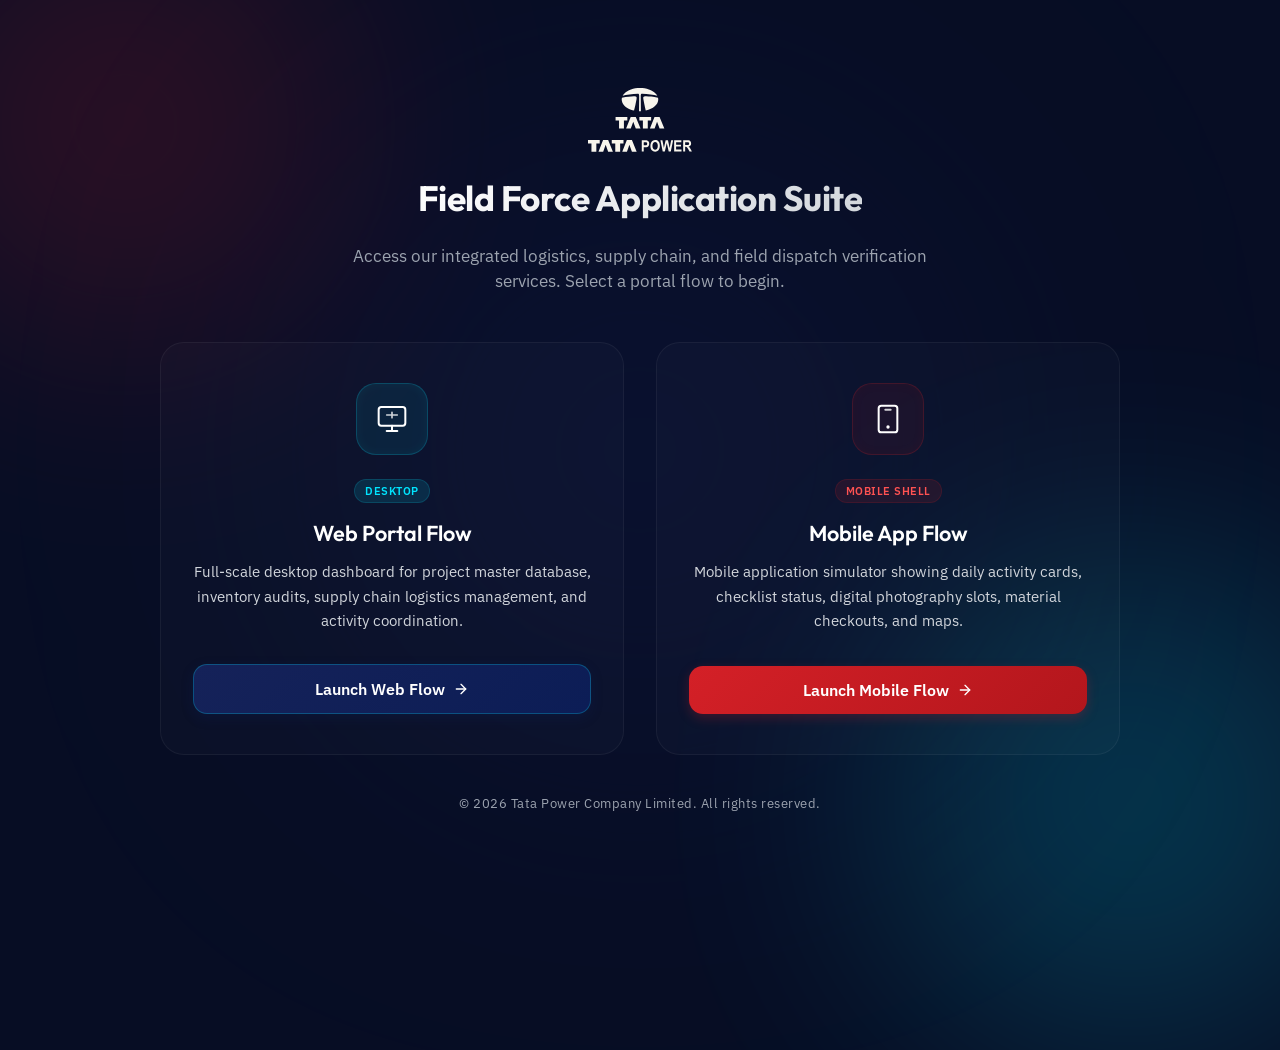
<file: index.html>
<!DOCTYPE html>
<html lang="en">

<head>
  <meta charset="UTF-8">
  <meta name="viewport" content="width=device-width, initial-scale=1.0">
  <title>Tata Power — Field Force Automation Suite</title>
  <meta name="description"
    content="Access the Tata Power SCM Field Force Automation Suite. Choose between the desktop SCM Web Flow and the Field Engineer Mobile Flow.">

  <!-- Typography -->
  <link rel="preconnect" href="https://fonts.googleapis.com">
  <link rel="preconnect" href="https://fonts.gstatic.com" crossorigin>
  <link
    href="https://fonts.googleapis.com/css2?family=IBM+Plex+Sans:wght@300;400;500;600;700&family=Outfit:wght@400;500;600;700;800&display=swap"
    rel="stylesheet">

  <style>
    /* Reset & CSS variables */
    *,
    *::before,
    *::after {
      box-sizing: border-box;
      margin: 0;
      padding: 0;
    }

    :root {
      --navy-dark: #070d24;
      --navy-brand: #0C1D56;
      --navy-light: #152259;
      --red-brand: #D42027;
      --red-hover: #b3161c;
      --cyan-glow: #00e5ff;
      --glass-bg: rgba(12, 29, 86, 0.25);
      --glass-border: rgba(255, 255, 255, 0.08);
      --text-main: #FFFFFF;
      --text-sub: #D1D5DB;
      --text-muted: #9CA3AF;
      --font-body: 'IBM Plex Sans', sans-serif;
      --font-display: 'Outfit', sans-serif;
      --transition-smooth: all 0.4s cubic-bezier(0.16, 1, 0.3, 1);
    }

    body {
      font-family: var(--font-body);
      background-color: var(--navy-dark);
      color: var(--text-main);
      min-height: 100vh;
      display: flex;
      align-items: center;
      justify-content: center;
      padding: 24px;
      overflow-x: hidden;
      position: relative;
    }

    /* Animated organic background blobs */
    .bg-blob {
      position: absolute;
      border-radius: 50%;
      filter: blur(120px);
      z-index: 0;
      opacity: 0.18;
      pointer-events: none;
      animation: float-blob 25s infinite alternate;
    }

    .blob-red {
      width: 450px;
      height: 450px;
      background: var(--red-brand);
      top: -100px;
      left: -100px;
    }

    .blob-cyan {
      width: 500px;
      height: 500px;
      background: var(--cyan-glow);
      bottom: -150px;
      right: -100px;
      animation-delay: -7s;
    }

    .blob-navy {
      width: 600px;
      height: 600px;
      background: var(--navy-light);
      top: 50%;
      left: 50%;
      transform: translate(-50%, -50%);
      opacity: 0.25;
      filter: blur(150px);
    }

    @keyframes float-blob {
      0% {
        transform: translate(0, 0) scale(1);
      }

      50% {
        transform: translate(80px, 40px) scale(1.15);
      }

      100% {
        transform: translate(-40px, 80px) scale(0.9);
      }
    }

    /* Portal Container */
    main {
      position: relative;
      z-index: 1;
      width: 100%;
      max-width: 960px;
      display: flex;
      justify-content: center;
      align-items: center;
    }

    .portal-card {
      width: 100%;
      text-align: center;
      position: relative;
      overflow: hidden;
    }

    /* Branding Header */
    .brand-header {
      margin-bottom: 48px;
      display: flex;
      flex-direction: column;
      align-items: center;
      gap: 16px;
    }

    .logo-container {
      height: 64px;
      display: flex;
      align-items: center;
      justify-content: center;
      transition: var(--transition-smooth);
    }

    .logo-container:hover {
      transform: scale(1.03);
    }

    .logo-img {
      height: 100%;
      width: auto;
      object-fit: contain;
    }

    h1 {
      font-family: var(--font-display);
      font-size: 2.2rem;
      font-weight: 700;
      letter-spacing: -0.5px;
      background: linear-gradient(135deg, #FFFFFF 0%, #D1D5DB 100%);
      -webkit-background-clip: text;
      -webkit-text-fill-color: transparent;
      margin-top: 8px;
    }

    .subtitle {
      font-size: 1.05rem;
      color: var(--text-muted);
      max-width: 600px;
      margin: 8px auto 0 auto;
      line-height: 1.5;
    }

    /* Flow Selector Grid */
    .flow-grid {
      display: grid;
      grid-template-columns: 1fr 1fr;
      gap: 32px;
      margin-top: 16px;
    }

    /* Individual Flow Card */
    .flow-option-card {
      background: rgba(255, 255, 255, 0.02);
      border: 1px solid rgba(255, 255, 255, 0.05);
      border-radius: 24px;
      padding: 40px 32px;
      display: flex;
      flex-direction: column;
      align-items: center;
      text-align: center;
      transition: var(--transition-smooth);
      position: relative;
      overflow: hidden;
      cursor: pointer;
      text-decoration: none;
      color: inherit;
    }

    .flow-option-card::before {
      content: '';
      position: absolute;
      top: 0;
      left: 0;
      right: 0;
      bottom: 0;
      background: radial-gradient(circle at top, rgba(255, 255, 255, 0.03), transparent 70%);
      opacity: 0;
      transition: var(--transition-smooth);
    }

    /* Icons & Styles */
    .icon-wrapper {
      width: 72px;
      height: 72px;
      border-radius: 20px;
      display: flex;
      align-items: center;
      justify-content: center;
      margin-bottom: 24px;
      transition: var(--transition-smooth);
      color: var(--text-main);
    }

    .web-card .icon-wrapper {
      background: rgba(0, 229, 255, 0.08);
      border: 1px solid rgba(0, 229, 255, 0.2);
      box-shadow: inset 0 0 12px rgba(0, 229, 255, 0.05);
    }

    .mobile-card .icon-wrapper {
      background: rgba(212, 32, 39, 0.08);
      border: 1px solid rgba(212, 32, 39, 0.2);
      box-shadow: inset 0 0 12px rgba(212, 32, 39, 0.05);
    }

    .flow-icon {
      width: 32px;
      height: 32px;
      transition: var(--transition-smooth);
    }

    .flow-title {
      font-family: var(--font-display);
      font-size: 1.35rem;
      font-weight: 600;
      margin-bottom: 12px;
    }

    .flow-badge {
      display: inline-block;
      padding: 4px 10px;
      border-radius: 12px;
      font-size: 11px;
      font-weight: 600;
      text-transform: uppercase;
      letter-spacing: 0.5px;
      margin-bottom: 16px;
    }

    .web-card .flow-badge {
      background: rgba(0, 229, 255, 0.12);
      color: var(--cyan-glow);
      border: 1px solid rgba(0, 229, 255, 0.15);
    }

    .mobile-card .flow-badge {
      background: rgba(212, 32, 39, 0.12);
      color: #ff5252;
      border: 1px solid rgba(212, 32, 39, 0.15);
    }

    .flow-desc {
      font-size: 0.95rem;
      color: var(--text-sub);
      line-height: 1.6;
      margin-bottom: 32px;
      flex-grow: 1;
    }

    /* Interactive Buttons */
    .flow-btn {
      width: 100%;
      padding: 14px 28px;
      border-radius: 14px;
      font-size: 1rem;
      font-weight: 600;
      border: none;
      cursor: pointer;
      display: inline-flex;
      align-items: center;
      justify-content: center;
      gap: 8px;
      transition: var(--transition-smooth);
      position: relative;
      overflow: hidden;
      font-family: var(--font-body);
    }

    .web-btn {
      background: linear-gradient(135deg, var(--navy-light) 0%, var(--navy-brand) 100%);
      color: #FFFFFF;
      border: 1px solid rgba(0, 229, 255, 0.25);
      box-shadow: 0 4px 12px rgba(12, 29, 86, 0.3);
    }

    .mobile-btn {
      background: linear-gradient(135deg, var(--red-brand) 0%, #b3161c 100%);
      color: #FFFFFF;
      box-shadow: 0 4px 12px rgba(212, 32, 39, 0.25);
    }

    .btn-arrow {
      transition: var(--transition-smooth);
    }

    /* Hover Interactions */
    .flow-option-card:hover {
      transform: translateY(-6px);
      background: rgba(255, 255, 255, 0.04);
    }

    .flow-option-card:hover::before {
      opacity: 1;
    }

    .web-card:hover {
      border-color: rgba(0, 229, 255, 0.25);
      box-shadow:
        0 12px 30px rgba(0, 229, 255, 0.05),
        inset 0 1px 1px rgba(255, 255, 255, 0.15);
    }

    .mobile-card:hover {
      border-color: rgba(212, 32, 39, 0.3);
      box-shadow:
        0 12px 30px rgba(212, 32, 39, 0.06),
        inset 0 1px 1px rgba(255, 255, 255, 0.15);
    }

    .web-card:hover .icon-wrapper {
      background: rgba(0, 229, 255, 0.15);
      transform: scale(1.05) rotate(-2deg);
      box-shadow:
        0 0 20px rgba(0, 229, 255, 0.15),
        inset 0 0 12px rgba(0, 229, 255, 0.1);
    }

    .mobile-card:hover .icon-wrapper {
      background: rgba(212, 32, 39, 0.15);
      transform: scale(1.05) rotate(2deg);
      box-shadow:
        0 0 20px rgba(212, 32, 39, 0.15),
        inset 0 0 12px rgba(212, 32, 39, 0.1);
    }

    .flow-option-card:hover .flow-icon {
      transform: scale(1.05);
    }

    .web-card:hover .web-btn {
      background: linear-gradient(135deg, rgba(0, 229, 255, 0.1) 0%, rgba(0, 229, 255, 0.2) 100%);
      border-color: var(--cyan-glow);
      color: var(--cyan-glow);
      box-shadow: 0 0 16px rgba(0, 229, 255, 0.2);
    }

    .mobile-card:hover .mobile-btn {
      background: linear-gradient(135deg, var(--red-hover) 0%, #991015 100%);
      box-shadow: 0 8px 20px rgba(212, 32, 39, 0.4);
      transform: translateY(-2px);
    }

    .flow-option-card:hover .btn-arrow {
      transform: translateX(4px);
    }

    /* Footer branding */
    footer {
      margin-top: 40px;
      font-size: 0.8rem;
      color: var(--text-muted);
      letter-spacing: 0.5px;
    }

    /* Responsive adjustment */
    @media (max-width: 768px) {
      .portal-card {
        padding: 40px 24px;
      }

      h1 {
        font-size: 1.8rem;
      }

      .flow-grid {
        grid-template-columns: 1fr;
        gap: 24px;
      }
    }
  </style>
</head>

<body>

  <!-- Animated backdrop -->
  <div class="bg-blob blob-red"></div>
  <div class="bg-blob blob-cyan"></div>
  <div class="bg-blob blob-navy"></div>

  <main>
    <div class="portal-card" id="app-container">

      <!-- Brand Header -->
      <header class="brand-header">
        <div class="logo-container">
          <img src="tp-logo.svg" alt="Tata Power Logo" class="logo-img">
        </div>
        <h1>Field Force Application Suite</h1>
        <p class="subtitle">Access our integrated logistics, supply chain, and field dispatch verification services.
          Select a portal flow to begin.</p>
      </header>

      <!-- Selector Grid -->
      <div class="flow-grid">

        <!-- Card 1: Web Flow -->
        <a href="./webapplication.html" class="flow-option-card web-card" id="card-web-flow">
          <div class="icon-wrapper">
            <!-- Screen / Dashboard SVG -->
            <svg class="flow-icon" viewBox="0 0 24 24" fill="none" stroke="currentColor" stroke-width="1.5"
              stroke-linecap="round" stroke-linejoin="round">
              <rect x="2" y="3" width="20" height="14" rx="2" ry="2"></rect>
              <line x1="8" y1="21" x2="16" y2="21"></line>
              <line x1="12" y1="17" x2="12" y2="21"></line>
              <path d="M12 7v4M8 9h8" stroke-width="1.25" opacity="0.8"></path>
            </svg>
          </div>
          <span class="flow-badge">Desktop</span>
          <h2 class="flow-title">Web Portal Flow</h2>
          <p class="flow-desc">Full-scale desktop dashboard for project master database, inventory audits, supply chain
            logistics management, and activity coordination.</p>
          <button class="flow-btn web-btn" id="btn-web-flow" tabindex="-1">
            Launch Web Flow
            <svg class="btn-arrow" width="16" height="16" viewBox="0 0 24 24" fill="none" stroke="currentColor"
              stroke-width="2" stroke-linecap="round" stroke-linejoin="round">
              <line x1="5" y1="12" x2="19" y2="12"></line>
              <polyline points="12 5 19 12 12 19"></polyline>
            </svg>
          </button>
        </a>

        <!-- Card 2: Mobile Flow -->
        <a href="./Field-Engineer-App.html" class="flow-option-card mobile-card" id="card-mobile-flow">
          <div class="icon-wrapper">
            <!-- Smartphone SVG -->
            <svg class="flow-icon" viewBox="0 0 24 24" fill="none" stroke="currentColor" stroke-width="1.5"
              stroke-linecap="round" stroke-linejoin="round">
              <rect x="5" y="2" width="14" height="20" rx="2" ry="2"></rect>
              <line x1="12" y1="18" x2="12.01" y2="18" stroke-width="2.5"></line>
              <path d="M10 5h4" opacity="0.8"></path>
            </svg>
          </div>
          <span class="flow-badge">Mobile Shell</span>
          <h2 class="flow-title">Mobile App Flow</h2>
          <p class="flow-desc">Mobile application simulator showing daily activity cards, checklist status, digital
            photography slots, material checkouts, and maps.</p>
          <button class="flow-btn mobile-btn" id="btn-mobile-flow" tabindex="-1">
            Launch Mobile Flow
            <svg class="btn-arrow" width="16" height="16" viewBox="0 0 24 24" fill="none" stroke="currentColor"
              stroke-width="2" stroke-linecap="round" stroke-linejoin="round">
              <line x1="5" y1="12" x2="19" y2="12"></line>
              <polyline points="12 5 19 12 12 19"></polyline>
            </svg>
          </button>
        </a>

      </div>

      <!-- Footer -->
      <footer>
        <p>&copy; 2026 Tata Power Company Limited. All rights reserved.</p>
      </footer>

    </div>
  </main>

</body>

</html>
</file>
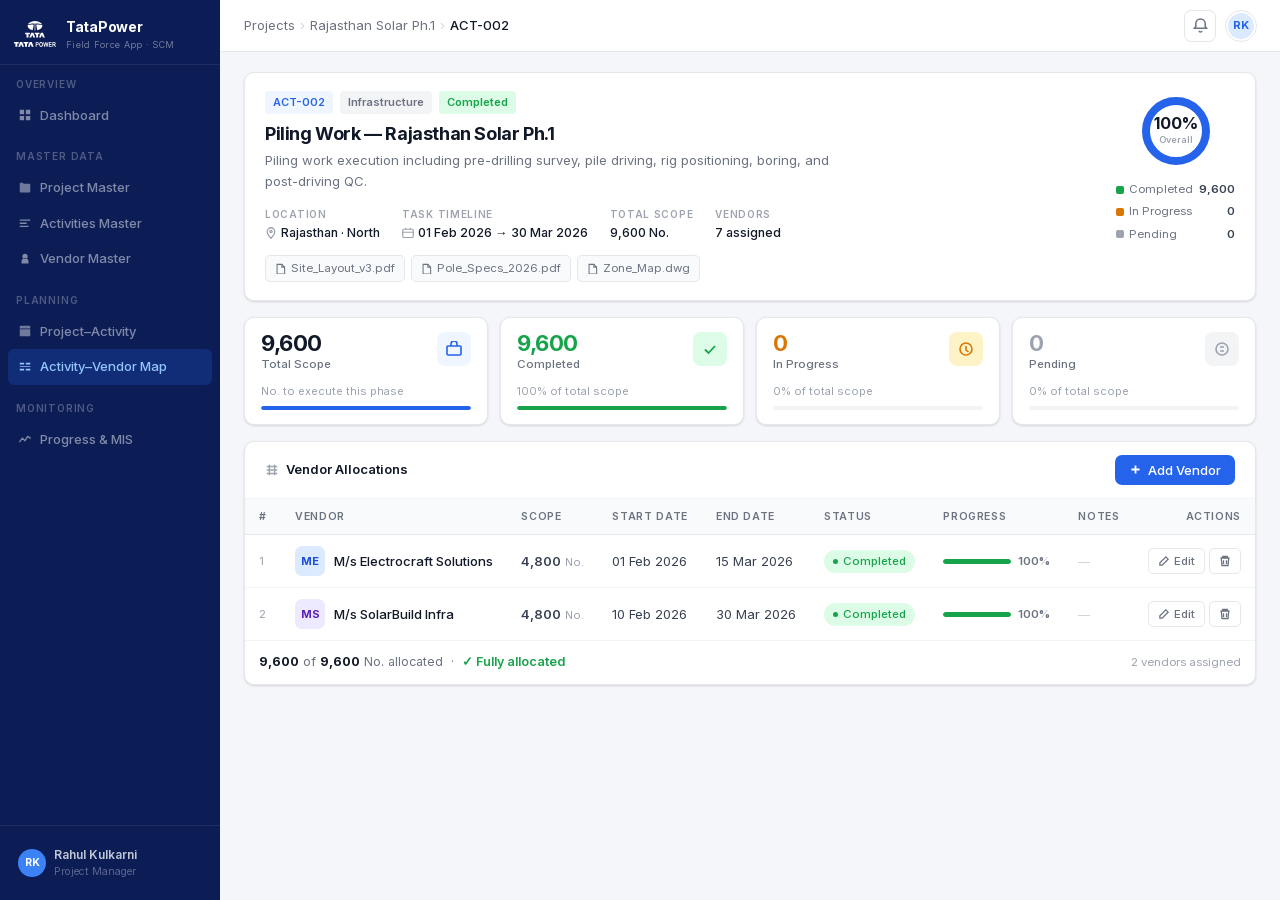
<file: view.html>
<!DOCTYPE html>
<html>

<head>
  <meta charset="utf-8">
  <title>TASK-2026-0042 · Task Distribution</title>
  <style>
    * {
      margin: 0;
      padding: 0;
      box-sizing: border-box;
    }

    body {
      background: #f4f6f9;
      display: flex;
      align-items: center;
      justify-content: center;
      min-height: 100vh;
      font-family: -apple-system, BlinkMacSystemFont, sans-serif;
    }

    #__bundler_loading {
      position: fixed;
      bottom: 20px;
      right: 20px;
      font: 13px/1.4 -apple-system, BlinkMacSystemFont, sans-serif;
      color: #666;
      background: #fff;
      padding: 8px 14px;
      border-radius: 8px;
      box-shadow: 0 1px 4px rgba(0, 0, 0, 0.12);
      z-index: 10000;
    }

    #__bundler_thumbnail {
      position: fixed;
      inset: 0;
      width: 100%;
      height: 100%;
      display: flex;
      align-items: center;
      justify-content: center;
      background: #f4f6f9;
      z-index: 9999;
    }

    #__bundler_thumbnail svg {
      width: 100%;
      height: 100%;
      object-fit: contain;
    }

    #__bundler_placeholder {
      color: #999;
      font-size: 14px;
    }
  </style>
  <noscript>
    <style>
      #__bundler_loading {
        display: none;
      }
    </style>
    <div
      style="position:fixed;bottom:12px;left:12px;font:13px/1.4 -apple-system,BlinkMacSystemFont,sans-serif;color:#999;background:rgba(255,255,255,0.9);padding:6px 12px;border-radius:6px;box-shadow:0 1px 4px rgba(0,0,0,0.08);z-index:10000;">
      This page requires JavaScript to display.
    </div>
  </noscript>
</head>

<body>
  <div id="__bundler_thumbnail">
    <svg viewBox="0 0 1200 800" xmlns="http://www.w3.org/2000/svg">
      <!-- Sidebar -->
      <rect x="0" y="0" width="180" height="800" fill="#17202e"></rect>
      <rect x="16" y="20" width="28" height="28" rx="6" fill="#2563eb"></rect>
      <!-- Nav items -->
      <rect x="16" y="72" width="148" height="26" rx="5" fill="rgba(37,99,235,0.22)"></rect>
      <rect x="16" y="104" width="100" height="10" rx="3" fill="rgba(255,255,255,0.12)"></rect>
      <rect x="16" y="122" width="120" height="10" rx="3" fill="rgba(255,255,255,0.08)"></rect>
      <rect x="16" y="140" width="90" height="10" rx="3" fill="rgba(255,255,255,0.08)"></rect>
      <!-- Topbar -->
      <rect x="180" y="0" width="1020" height="50" fill="white"></rect>
      <rect x="200" y="19" width="300" height="12" rx="4" fill="#e5e7eb"></rect>
      <!-- Task card -->
      <rect x="200" y="68" width="800" height="130" rx="10" fill="white" stroke="#e5e7eb" stroke-width="1"></rect>
      <rect x="220" y="85" width="70" height="16" rx="3" fill="#eff6ff"></rect>
      <rect x="298" y="85" width="60" height="16" rx="3" fill="#f3f4f6"></rect>
      <rect x="366" y="85" width="50" height="16" rx="3" fill="#dcfce7"></rect>
      <rect x="220" y="110" width="380" height="16" rx="3" fill="#111827"></rect>
      <rect x="220" y="134" width="500" height="9" rx="3" fill="#e5e7eb"></rect>
      <rect x="220" y="149" width="420" height="9" rx="3" fill="#e5e7eb"></rect>
      <!-- Progress ring placeholder -->
      <circle cx="930" cy="133" r="38" fill="none" stroke="#f0f0f0" stroke-width="8"></circle>
      <circle cx="930" cy="133" r="38" fill="none" stroke="#2563eb" stroke-width="8" stroke-dasharray="188.5"
        stroke-dashoffset="116" stroke-linecap="round" transform="rotate(-90 930 133)"></circle>
      <!-- Stats row -->
      <rect x="200" y="212" width="188" height="70" rx="10" fill="white" stroke="#e5e7eb" stroke-width="1"></rect>
      <rect x="400" y="212" width="188" height="70" rx="10" fill="white" stroke="#e5e7eb" stroke-width="1"></rect>
      <rect x="600" y="212" width="188" height="70" rx="10" fill="white" stroke="#e5e7eb" stroke-width="1"></rect>
      <rect x="800" y="212" width="188" height="70" rx="10" fill="white" stroke="#e5e7eb" stroke-width="1"></rect>
      <rect x="218" y="232" width="60" height="16" rx="3" fill="#16a34a"></rect>
      <rect x="418" y="232" width="60" height="16" rx="3" fill="#d97706"></rect>
      <rect x="618" y="232" width="60" height="16" rx="3" fill="#9ca3af"></rect>
      <rect x="818" y="232" width="60" height="16" rx="3" fill="#2563eb"></rect>
      <!-- Gantt card -->
      <rect x="200" y="296" width="800" height="200" rx="10" fill="white" stroke="#e5e7eb" stroke-width="1"></rect>
      <rect x="200" y="296" width="800" height="38" rx="10" fill="white" stroke="#e5e7eb" stroke-width="1"></rect>
      <rect x="220" y="312" width="80" height="10" rx="3" fill="#111827"></rect>
      <!-- Gantt bars -->
      <rect x="390" y="354" width="180" height="20" rx="4" fill="#3b82f6"></rect>
      <rect x="420" y="390" width="160" height="20" rx="4" fill="#7c3aed"></rect>
      <rect x="460" y="426" width="200" height="20" rx="4" fill="#10b981"></rect>
      <rect x="500" y="462" width="150" height="20" rx="4" fill="#f59e0b"></rect>
      <rect x="560" y="498" width="170" height="20" rx="4" fill="#06b6d4"></rect>
      <!-- Today line -->
      <rect x="590" y="338" width="2" height="180" fill="#ef4444"></rect>
      <!-- Table card -->
      <rect x="200" y="512" width="800" height="220" rx="10" fill="white" stroke="#e5e7eb" stroke-width="1"></rect>
      <rect x="200" y="512" width="800" height="38" rx="10" fill="white" stroke="#e5e7eb" stroke-width="1"></rect>
      <rect x="220" y="528" width="80" height="10" rx="3" fill="#111827"></rect>
      <rect x="918" y="522" width="70" height="22" rx="6" fill="#2563eb"></rect>
      <!-- Table rows -->
      <rect x="220" y="568" width="760" height="1" fill="#f3f4f6"></rect>
      <rect x="220" y="600" width="760" height="1" fill="#f3f4f6"></rect>
      <rect x="220" y="632" width="760" height="1" fill="#f3f4f6"></rect>
      <rect x="220" y="664" width="760" height="1" fill="#f3f4f6"></rect>
      <rect x="220" y="555" width="120" height="10" rx="3" fill="#374151"></rect>
      <rect x="220" y="587" width="140" height="10" rx="3" fill="#374151"></rect>
      <rect x="220" y="619" width="110" height="10" rx="3" fill="#374151"></rect>
    </svg>
  </div>
  <div id="__bundler_loading">Unpacking...</div>

  <script>

    document.addEventListener('DOMContentLoaded', async function () {
      const loading = document.getElementById('__bundler_loading');
      function setStatus(msg) { if (loading) loading.textContent = msg; }

      // Error sink persists across replaceWith since it's on window, not the DOM.
      window.addEventListener('error', function (e) {
        var p = document.body || document.documentElement;
        var d = document.getElementById('__bundler_err') || p.appendChild(document.createElement('div'));
        d.id = '__bundler_err';
        d.style.cssText = 'position:fixed;bottom:12px;left:12px;right:12px;font:12px/1.4 ui-monospace,monospace;background:#2a1215;color:#ff8a80;padding:10px 14px;border-radius:8px;border:1px solid #5c2b2e;z-index:99999;white-space:pre-wrap;max-height:40vh;overflow:auto';
        d.textContent = (d.textContent ? d.textContent + String.fromCharCode(10) : '') +
          '[bundle] ' + (e.message || e.type) +
          (e.filename ? ' (' + e.filename.slice(0, 60) + ':' + e.lineno + ')' : '');
      }, true);

      try {
        const manifestEl = document.querySelector('script[type="__bundler/manifest"]');
        const templateEl = document.querySelector('script[type="__bundler/template"]');
        if (!manifestEl || !templateEl) {
          setStatus('Error: missing bundle data');
          console.error('[bundler] Missing script tags — manifestEl:', !!manifestEl, 'templateEl:', !!templateEl);
          return;
        }

        const manifest = JSON.parse(manifestEl.textContent);
        let template = JSON.parse(templateEl.textContent);

        const uuids = Object.keys(manifest);
        setStatus('Unpacking ' + uuids.length + ' assets...');

        const blobUrls = {};
        await Promise.all(uuids.map(async (uuid) => {
          const entry = manifest[uuid];
          try {
            const binaryStr = atob(entry.data);
            const bytes = new Uint8Array(binaryStr.length);
            for (let i = 0; i < binaryStr.length; i++) bytes[i] = binaryStr.charCodeAt(i);

            let finalBytes = bytes;
            if (entry.compressed) {
              if (typeof DecompressionStream !== 'undefined') {
                const ds = new DecompressionStream('gzip');
                const writer = ds.writable.getWriter();
                const reader = ds.readable.getReader();
                writer.write(bytes);
                writer.close();
                const chunks = [];
                let totalLen = 0;
                while (true) {
                  const { done, value } = await reader.read();
                  if (done) break;
                  chunks.push(value);
                  totalLen += value.length;
                }
                finalBytes = new Uint8Array(totalLen);
                let offset = 0;
                for (const chunk of chunks) { finalBytes.set(chunk, offset); offset += chunk.length; }
              } else {
                console.warn('DecompressionStream not available, asset ' + uuid + ' may not render');
              }
            }

            blobUrls[uuid] = URL.createObjectURL(new Blob([finalBytes], { type: entry.mime }));
          } catch (err) {
            console.error('Failed to decode asset ' + uuid + ':', err);
            blobUrls[uuid] = URL.createObjectURL(new Blob([], { type: entry.mime }));
          }
        }));

        const extResEl = document.querySelector('script[type="__bundler/ext_resources"]');
        const extResources = extResEl ? JSON.parse(extResEl.textContent) : [];
        const resourceMap = {};
        for (const entry of extResources) {
          if (blobUrls[entry.uuid]) resourceMap[entry.id] = blobUrls[entry.uuid];
        }

        setStatus('Rendering...');
        for (const uuid of uuids) template = template.split(uuid).join(blobUrls[uuid]);

        // Strip integrity + crossorigin — blob URLs from a file:// document inherit
        // a null origin, so crossorigin forces a CORS fetch that SRI then rejects.
        // The manifest bytes are ours; SRI protects against CDN compromise, not this.
        template = template.replace(/\s+integrity="[^"]*"/gi, '').replace(/\s+crossorigin="[^"]*"/gi, '');

        const resourceScript = '<script>window.__resources = ' +
          JSON.stringify(resourceMap).split('</' + 'script>').join('<\\/' + 'script>') +
          ';</' + 'script>';
        // Inject after <head> so the DOCTYPE stays first; prepending the script
        // would push the parser into quirks mode. DOMParser always emits a <head>
        // (synthesizing one if the source HTML omitted it) but may carry
        // attributes through, so match the full opening tag. slice() rather than
        // replace() keeps us clear of $-pattern substitution in resourceScript.
        const headOpen = template.match(/<head[^>]*>/i);
        if (headOpen) {
          const i = headOpen.index + headOpen[0].length;
          template = template.slice(0, i) + resourceScript + template.slice(i);
        }

        // Parse the template and swap the root element. Scripts inserted via
        // DOMParser/replaceWith are inert per spec — re-create each with
        // createElement so they execute, awaiting onload for src scripts to
        // preserve ordering (React before ReactDOM before Babel before text/babel).
        const doc = new DOMParser().parseFromString(template, 'text/html');
        document.documentElement.replaceWith(doc.documentElement);
        const dead = Array.from(document.scripts);
        for (const old of dead) {
          const s = document.createElement('script');
          for (const a of old.attributes) s.setAttribute(a.name, a.value);
          s.textContent = old.textContent;
          // text/babel scripts with a src: fetch and inline. transformScriptTags
          // does XHR against the src, but blob:null/ from a file:// origin is
          // silently dropped. Inlining makes it a plain inline babel script,
          // which transformScriptTags handles unconditionally.
          if ((s.type === 'text/babel' || s.type === 'text/jsx') && s.src) {
            const r = await fetch(s.src);
            s.textContent = await r.text();
            s.removeAttribute('src');
          }
          const p = s.src ? new Promise(function (r) { s.onload = s.onerror = r; }) : null;
          old.replaceWith(s);
          if (p) await p;
        }
        // Babel standalone auto-transforms type=text/babel on DOMContentLoaded,
        // which fired before we swapped the document. Trigger manually if present.
        if (window.Babel && typeof window.Babel.transformScriptTags === 'function') {
          window.Babel.transformScriptTags();
        }
      } catch (err) {
        setStatus('Error unpacking: ' + err.message);
        console.error('Bundle unpack error:', err);
      }
    });

  </script>

  <script type="__bundler/manifest">
{"39ae9ccd-26b7-4255-817a-7fc92e99eb81":{"mime":"font/woff2","compressed":false,"data":"d09GMgABAAAAAGT0ABQAAAAAsrgAAGSAAAEAAAAAAAAAAAAAAAAAAAAAAAAAAAAAGoMAG5caHHI/SFZBUoR4P01WQVJeBmA/U1RBVIFOJyYAg0QvbBEICux42jwLg0IAMIGrWAE2AiQDhwAEIAWGLgeQNBtdpiVsm1Y81E6AclVeNSNnBnM7qBIKvDsyEGwckMHb18j+/5yjQ4YSNIRCa53fpxECQ5C+6GpYRLUJhTOgDib0XAm8mFTKOgMEGguC3Pf0uqaJUAoQIa1hhn0sUFMmLHskU/deVYs9/ta1quweq77/vcvi1q0eFs9jYffVTgPPG0iHwHM+5ZTxMOnRSHoRgcxIgoibzre2DYJ+pZwwhkv6r/MzhTvOLFjOe3mKffQ97QxsG/mTnLw8Dxyu9wOaBEW5lrVp3KI1Fkh0k+iGYJsdiJUgVqCIGIXRoGBiAAYWIIJiI1ZgYs+Y24zNHtvUd8WcUct3/dN1fLjW9W8/0Kb+u0MsTZa6TNv+Ls3azQ+oT76p3R0aggQLGiB4CBYkBBIsRsRrpKKSrfTnaVv/594JcoYaesiywGgwvpsRMrivun0Z/o1MbWQhAHYNUz3UyazLkFuZh0KFrA//btafdGdVKwZTE2oKEbRYgKDWYBasEKbbPpdPlU8Xvce72TeDRGaQsPmn5vAg5kuyJsBrQpu98q4Urcw718iZQBRj6V6AZCwhjUchuYyOhY8toYrzlZ2qn97+gJv2Lylem1hNT8SgdnffXBfSfRHdOrG6AoVCW6y4FQsaLCTw//9zn/vkvwxLM7IkiTSxBcpOfleNmHpWNapGESjECyUtddXu0ztPAEHS2waUZnio9va/0z3hbiAnHSV6eYVx4MT03l8ovjAYjTYI8waeUGf9G2kkOw6QkwNCLD9zBVhiR7R7iPUnNnz/f7Du+39mpgLNQy0PkjCzhYVFWME9K1J5IPDfAB4fOIdtW2B0Y+a7UuC2vxGAMdSQkhGAFp5wwOzwaziaz3+p6m/fHZYMZCoBQBWkQ/FhzpMrKJ/sW1m2zSZ9OXgPOJg3AMgBSMbAwLRhSHIGpBgPAFEeAWKOMLFORKbKaa0NACYakilDusFW6u+lbEvb/sXqL5etLba7v/1+uPZpM/9lj3KFLYI7o7/wFarGbODfdm6SAm9TZgeUKx2gLcuqGlMpzyhdSGMyPcgrEodwbqxqneEqmEAYHB5vsX4vs53dkFijd8NDQpUiEkLzdX/nO9/KfXKvw0MIZgjGGKN6UyFcITyzV9r7r3uszbGoRqzg5ChdPD51jWm5mr3mN7/0tDHJVcSSVdEQWBSZ+4UUjXiBAoukLVkPQmErJarUNSAQkNr0DJmYMkeHAQgrELYgHAZOLtx9IgCEP4ggECEDcjgKRVRsCQCRBIIFIgUEd5CWLTdXnkBxibJKbRQ6qMjtEXTC0HuFGShwC1HuxI0BrAAFAIMAUMIFgBsdeegK5+6dI/3FcCIeJ+V7tqD7jAIoCLjTZzbPfD4D2i3tz9qft2+2G+Z/U/ds5LewGgAQQHC5rm1MY7E5PT5/JJ5IZ3JkUaVhRblirGVgXAggmE+sAoCh4AECRAyEDmzkaIsA9L20VoDuQ5DOQ/eZ3ChBFxjcQR8fWgWzYVWtBOSaUdHMQ1qWViVFiEmXvDMMZD+V3NuIgNT64AZtVAlG417Fm4oo+Az2Jws9DTVOHfadLm6qmc3K4nz7nd/bI3u9E3t0f9bxnW5wF+gF+k6E+7zm262h2rbPVNQS1fmay4gXBzt7zm3YnMRSnigMjenYyTsk5s+rQAwVpibxUacyNBuFYzENSTwlJmuIj/yj8CHWNq1b4qpj4on1vnK4PIgGBE1xekYbHG7tZ9X1b+oVH1pbpNDbh4iEbLVNfilpZTLGfT6FXPKxp+10tvjySi4ozW5rTxm979wWLpzJTztPJI9kzlBVPW3P30qq85no9vy4ejwM73tZ+1Ra0Pqr1f5Hi1u8p2E8Oe9m7j2NhfRH6i0pdved/LsLf/flJ9uVI3w2j1Je1s/nzn6SdV1vKEQui87X4zu7bc4D/l9P2PVcAYLuFvPrhJdPL6v3JSvnhIXtZIC5nUgf6VT/vqVPiPgMJ4z7lVMznc9ezUG7h0ZPPCT5mb2e3zq7X8dU57R9n39Rr6dzL2vUUjwU8wZXW/RfAREZsuTIPwY3c4dEa76rhz4GsDf3am1gksvK1sEJ5+zi7uFJIAUEhVNjYhOSWOwUDjeNl56RmZWdk/s4WhcUUunm8kpSrr0mahp6BiZmFlY2dk4ufgHtgsIiklK6pGX0yMop6tWn34BBJUOGIVSaABBdd6X0ZiGLAqpU3gwORUnV4JENXNRBLPU3ZKjBZmiEMkQAuU1CaLDQsBNABEE9aQikUQ1akEcOpdAH45CFCqBBEkWUYBFQJbHBqJh/07UHFkg+PDJ8hvRJeL0ZhMSdKSpKQjSEjdMgKHArATMsYlBbQNifY3I8ORYVbW2AlEnkKZvBLmRdyTk/bCk7qYk9AouMw6GEIPKaHCEiTfpAiUiVlCZCugS8TlbonCP6j0eN5MCOiB6/wVA2OJJgJz9ou7LTgxGQ6Qfs5jJgZk5gZmzlbGP2twtAHDkWgdIzbVWblrbWQYMCFMllQ/a0FRwHNbsu1GcaXx9UQaC5fYIjHHk/t86U1mopKYiqjrRDR5vawv844mkudaQWAoqPGTXJbCKvqmINYSpNQGp8Yojl5gzdhz2CcLjWrpkHrcEDPZSLykF8SGUw9ktm62apCMRrPaZihEjoUMw2ROYVEyv5pCD9XKdprJyFCx2jlgX8eYu4xnGz22NBXPNexfbNTNBoA7SxbuAui5ecRTKi1VXxj/d8WT7SpYuMedDKSoNo35pqH5ZE2K8b83D9lrv2kB/CGflF3ESYmmpi3VyTY7dgxIW6UZ3GHdXI6u4x3ZQ6rSX0hAhl2W7HMMN4Q6m2fxi2mZgJL4C5HJPCunXrWCxM5lJCrzV81mPCWG6WJQcfGX0PNt9M7/SO3VOPKLrn9XvUeQfWh5uMdx/onPicpu2kPZbz1HfeSr7V5rmzGqkzGETtwsc1IzaxEdS/fqtxgzv1Z0AAoK/NJtohzHLQNPE3DdElCJZUPPp8LAQ5J3f2YjyZO4XJNUkaNjdeZCszUbY85zHr85CGiq1fy/jB4urDElV2v18LZNwFTVS2fi3/79s+JmVNV5Gsu2W1OTkBD1oPAQUBTFuR9px0qjs2LI3jM4m5o3Nz5uRC/0JpkVxKLInXZVup/enDwSPhSej80lXx1n5Xfmp8xz5F9Ynhk8inARjlZcMDKADS39PGc2Jf+fy3rz/5+odv3G+7vv30+74fv/zxuwvehz449dGPfuXjmy9+4NO/+/yOq2/+Yt317375t1+vv/3KnYfvvO2bv/k29p1vfnfxg9e+t/RZy3PRr/78621vG65/6Q8f/+G/f+z58N2/jV2tn39YCFI8ABKBY9gs3eewuzXTNSxUFUv68fNICHH0fI7lgjCextcBYNf5VBnC88rek2KjxfnZ+velE2aQl/3SX9fRzlV1g6VzPhbXQ68APJX2Ml9rW0MlnO09oGA+JuPfu9P3Wl1YBbz2zVh9/QhAeC17AHkeAF3s1gGaooQghFggRhHoCHTL1nqXcgPsOZFpUBBk3c54gcID5TFaqEIAmxhC8MERNEikMBgZ9ph5JdLH1m+7e1vj3b3M4u6ehh7qIVuwbCfywPGc3d3E+rKurNFoFzjnByP9UGHrRGDfhpmv7w1fmvVs9GrTjuh2+3E7uUHJcUtSSArB5O3ZxqjdY/7aNgUjEQ79beMNFXUf9TD1NzVg/2zL79e9+JwArUc94wZO7aYOU4+dJpBaH/K1vsTvS//6Y5Xe/IGIY4ib91IN4JT9aP4/9aEQlb92ClOL0IjS6qAToxfXLGGfU2zlHklGbxwybMS4CZOmTBs1Zilrwl8MXdoFfbHYP6lPp/[base64]/KXnF15mvgP0B+BbXlgmDJJZCnZl4lyWp4T2J44acGZqddJjvOaSRrRUpG1Bk3iGkryV7DCycYKwnDQmawl40EdbSd7jz+uQRJiK+mxIcvVnBqI6U39KPZM2iQy4q9ScskD1FMiiUkVIjSD9RaS1ttRIWgnFo1UM/7L1WdyWlB0RqmQgaFWs50bqqnBXFft0LiA0YhGYzBasEt/WgV9PTldheWymi1F8HowOV9U3bxWa5h/O2XLggqsrspUOyspVyJl1WxZKQphvlkRhtR2bWuYvkeEvmcKYdv8wQVYpRcKNlc71komaOREzvLSzjPb1sXN5WFNW9GLzZx6WdKimw3WU/tOCw1VN1aZD7lyWPUyRxphTVQpU4h7qm5VGa+l6plr5zqMLWlHYCL5aACXFVN1CUcFAnYVIBSMPIgL5pwD9cJuk9TkZG2WHFMyNwmeGtyognY1XwRLsVelgqRbt3ji+w1T+/98YGTIo7mNJoZfYFlnV9WMkM9T5dSww6J01xydY9ILWowvXIf1CFVWxob5aeUJ/bUkWCK6VKKQdQBjLx7xzi4NSWNpxk8YGTmJnjKLE4oiZdNn+pQ4646NKHnSlH7xTL8EUzrw9Kg33sqSM2PLuXRUvSAfl4vTe3+FZflHHJh/x9RWkFdOwhKyXXpuP5LmgXEGq+IKBpq7ZEFMFiOWWIRoJ8kSEi7NWLiI3twx/QpH2ND7H/ULF/Nr4+Ubu7a+R3o5j2YyKGityZzHFETla//3iCm0xem5ouJwW6AT0kvQRDwFfMxAcWrQYTVTgQ5w0V30BbS4SHKXeJOg3YtFI5S8pVF6da8R1VjyXrWvT1fHWf4zC1GPuE/ypDjZdoLX7uHtBQV03DRxVfYYF3kmFs8RHSj4TqlCSheaI40kT4nWPHTSU3qF85zDRCquZFgchsk0U1wkDTuSgV8MnIrvZZ1N2sjdIh65Q/agX+zzMoYk5H/OLfmnfUqZTbjmeEmDIwhZBkQhCPlfzG54bhim2Zh39C3eYx7skRxyaI94Ob/U0FpmJLP8ie5DmB0SVgxthFLG5cgUM7OYXzPLXvWIooZhhnzpqNY/wDqaeZ2/xMcWz5qwXzlhcqfHS5Me20pHKqEZ7Cfb8Vn3oS/CjiY5O5qkVl1cmIfTcVgW1r5yT7anVic6hdlJrAFJVZpYKEd6aB0M0/x+INIp56XZpdN/SI0mwVKs4BfClPdttnTvPZfUuWSUb7cldG5NbYw9YRjPfMoMbcOEqwHewViEwh3jFCoQMucZivvWI0o45lbp7g9UVtB1qc6aINmJyY8WANYJrAzleTTkHh/[base64]/hPsNkFGjhUJrdYr1npKDx1n4CZ3PLJEaU3HgsUsdGZBnZsmOcr2squydgqDWWtHpvSlcY33heIvE8iOT7yGaslzxs5yLlA1MsghX54SoU3UTAxmG5hUJk3m8GSQFuNe8X5aquESFpWQ35nEPvuA94PpNpDH9pfJXRuflhFHnKWPdR6/jyUDtNCBZQSoKqnCpbBHlrlksIK2IcXCebP2upHp46rjC13SMHOkv4RbpXrXvZtZAx0wMhKseDpQyXMu6+37tAFevnl75hIKKN0nDMlbRs8hWmK3XrZG+s4jjCaNsDO1to8SWE3tJNMEqob7xQ1pZjlTTzh2SUiO9tAB2wuzjaLeWbnmNWU/j9N+3ah9Z7zX6Yk0TZ/m2scsg65MP02k5zN0qY8NLEL0yKCtq0XbQ1hbnczGGJdaDX6W4KaL0Rz2yacB5o5BzEpzMkYrC/Fun9X8psVJyhxb+0GTwKq3MDNc6lmSg0jef/[base64]/zt3iyz4s12aqjnaqNcgNtCB4O1OMVzBEFpmd6TRNgLH/jyE+Y6PnNoz8FxgdbhYsFZgUwlvhnJRe2XxFq+YfYK55PUx90XB/1g8Z4jB5oTr6Kjvz/q+Lzf/Am/qtTiaG+a5/e0U368r14r8HPFOhTyFsuS2bOK+FfdULhTgWkIfH/YoCzPrfOPnh5c/Dg4NvbB9uBdGySxcvYhqHB6UFg/x6xgp2diNl8MxGDnVvJWyMMVWVI4IJlVTI5PyeiwSJYdLuxUmYlVyVzW9wQ3IDJCScXqIYua+RlHB8SrvkBCZBelx+8+mrfwX1bt/3TuVy9Sn1u9xtQrCIGT4fRIehTDu0JDrVsVbGzrsO43v6p2INagrfVUSYc8jZfp2a0ruOhFdCk9WHo8PKG8QbN1182vcJe9/v9knTdHU9y89XIT1OrxmyzfBPBKvahCd+swIR7Cjk2pdr+htJNswWF0Bq0oVoNQbTdYV1vkb2B2KDt10TR1s0zrGvtOrWDNLSgNUg9UuZAA9H2YIWKgbUyFyg5qIBK5kRwRbzJmchnk61220LqGHuZ0XpoalgXMZ9j/nzuCXAAEGJSmrSuWM5NxLzZDG6Ws8uHG26JqmSWC6KkuQbR7cYqIFVp/AgLIs+4DYNhY39yIKvT2LLNtYbo8OVgLMUD0uuV8JOqrJsNDVm3Hwun0w+wijoi8W10Or6lM6LYBUhbARlz7MHUgxtAGrss/oC7WT6h3TTF8MEtTzuSF9Mx4bdJxek+rB9fPvc8b5vSkG1m8KD7sNJ97nQH+hvLe450j/hlmVJAZ5v68x+gnzhEkrsxuWRMXliPLdn8yf3GdwI2uGXMmIrg9uWwQouriH0mYfIpSpXKp16RCXBipTmFR+Y5BIQgp9yw3C7BYbsYtx269RExe+ueHu1VQtOoDa6+g5zmsMAK4sBUMIKhSlfoxmT5aP8QvIdnWJoFuG3M+CNaz2hha8gBY2oUzUc5i/BHO5d/ge5ihw0mcCuiJ/viuP6Z5uHkoGlrnajy6pNBBWWrlPIuBNMQZ0YpKB7Ec+ImPVprqTcHQhciRBgqDR9bS+dwmsICKohMkmNyagr7I+wxrc0wyjA9gFChUPN9mlGAo9X7okMoNRURwtI33l5Kh2VReLQAGTRlP+8QGIBL0HfldxSQlvg5pMWOfL5bkkGQi0Po4qS9ZkhMQTG1CwvytUb/7aiCTAXLpZ9pe+OmPNpqaTcHQjm9UjTXHOJEI4vL7WCHFiU61U9P9SNhq/5hp0MrF84EAhSnyO/DtL1c5qm270KV0ZN99LRIVHnVSYOyb1BBzjxRZ+TYv1gjzJtIZMzvOH/iZI2oqzBSSApuAIMMCQNo6hoSTnnV+15mCnY4KJR6+X0fzuvKJy3m5JKWuwrycmwDDgQRpTg/O/w7CJkDGTB9HGHjHy8MzG670VoCPRorlrqhaMuoCSIl2qpEuGLT2/gBy4UFpPm27Iy01rSA2YqKwKW2DECYrQXNw5z1ljvOtPAuS38G1j+gy4XWfufqaFaDpPD62HcchdyGwTMxeFKbM2X/d9DYYzNglh2nFBiqG2GUqCvhnHuz2zzN6ZI+00+fibtslvpu91nDE9ImdIag0iXCnqQMaC9NSg6rAm5a1Lj3jrM1hyjfx8RbVJdo9OElpn4/VDNbtJT44krqRNOk1CS8WCoonD14RRfw59qkM9i+vb4aLj8/9Fq4C12569X8RUMp2XuKnVmdO7uOVqrJsMdppG8E13f/m1J/YlTfo8ZXo//ezKxNrwOLQ+O3F5Vb1bCZYOGX+8I+yH4dGHkiu0RfOn/h+OMhIL2ebT7ws+mN5XPHT8OAfQATEOVqt1dxN/XT+70p+eZhZQNDYRTqt56OrmzxSgPQQ78IibON0fM3Piv868wCrjj0ks+KCcfZtiHVMnj26MJlY9wDg8CInCYfAZAxdxxmDBsUOjLDEc/Dl9Ay1EIDHyoG4Bx0Wg08Tile339x+cLYQmdX+X0KizTP9HwWIm9lnA37nWL2tuvi4Hxn9wOKZAV8bPgn0a7+J5ll55vaS688yR0wvvs5tWF3HRxqiiaXtvol7wIXNPkX/IeqeBI4f1k1lFyQEyGyCBbdElVKrxQqZZIuCi6V2k7OVyUvwwUZkqFL1ggCo4n/virmKLMHJAcA971m7CHjLl/PtMB9azHbzeLK7QeSzq6HDZWbA8MCqTP9X4Uq/nWPAuaPRv9nd/+dOSK6LaqSWU1Vy358dGI3PPne4aq/G7NC9zZGJSSK4oLH8vKp93uP8XCBdboJjnyEn75rH55ukKoGvDoRKxZzB2I3jzJ1jpzf+qX+lOp0E+7iWI74bctuxj+LDe3NdxurpJfzlbI3xbWRdVgeJTQPGXgWnplxbLj6coDfWeejYUFG13ytxDZD+/[base64]/Ag+qHkYXTBA/BFKXc2IKcGGjPrVh8Wx6lMDaOKuAXBomBmJTMilMeIiaqhQYjTkLgM0ZGQDP4Yjd4azSkvj1OTE8JrWnlJGZ0LVGBwAq1sgkJPMiSWyib+lhNgkCF5wW9//mJJ/wz+BW9j4AbQ2RjUKTqD31EcNpbCZ5+cKs2BO3aHaORTCIVB0fE1IyHpPRs+Gluev0Y2X7oR+De2rcfz9TT9bPy64UbkDZmdu4a8hgDE/3J3Z7d03Vjknz+EGONAMLdMRh6Vbl3w4SMjOdut1iw7i31tL68AXk6Xu5u6lz3EXDH2dzlGafj5BlsTJvXPdz/9UEULssdNSiYrdtaBHi/nb1j9xw1nUpUP0QLlkQS/eLr532ZE82UsbGKSacOwuya1SludTLF7nNzhkK6V7JwSuqOdDAKSTr+6fCVVklrVWpieedgi1lDcIzCqUF9MCs3T+TKhfiYhaSiNyxg7waq/W/eaNU8R8mixwqwUQsHsst3MLvYEW73z0INzIoHxYPxlomCr1lrULmwxNboAGTJpv+gQGuSSZODG76ghPh0+aamjgO+aoB+Acwicn7JHBkULisI7LCm9L2oTJfm/[base64]/tfxnHGOY3nhUqvvWYZI19emaFDQRR9MoImAJhzvlFsazuiSqDuFcCNmzzLG2teCef05fm5lIVPOXm5xDlQipP3SjuNOa2Hf9p1Vze24of8PIVpSzq1tiwPWi2zoqiHlXmpukC8HgnK4N1PU+qPwgpXpQOiUltcohmdeFphGCWyrI+UW7q/NLbeJzgvLASfXexFIde7RHGhQSelCuqO3kmpa13LzTyRUVV/OM9EiaEi+mHALkZZ3crLHFAKFz1Naj0iV3FaNjgmtcUpKqHLO6o0PjKkcYzWWLanZEapxlfeelPfaFTtv+zqi5XVdedf8QH8xnttgfnaPvOeA+YXgJXk/SHztTJy/4H5he8vsHu5sQO7A7id7tKkb6SDDJVf4T9RXN0EJH3KsF8zRjcJlVr2I30+40SQO8iD5EMKFRFIumWH0w4z+qdA2+fAjbFOO7CdSLo2FJoHKQYlnkGgfok/0j2SswT8t9d9V4C0VdXV/XgXfhlf1VAem1pbXnU8u6ycwWg78/a8hZXE4tTBAMdAl6BDpLTiucT0BUA7EyT+Jmbazy5CazEqvAET3HB7XmY1Xyn9OhUHI8YiFNHpWnmekLeCnT0Us/nmUH30UXLP44cqsiTxH5i15wfY4aOd3bydve0730s+HP1/9LXJuoc2Zjdn53B89OX6/UdxvEA3NPyb6zJ57E21B6NgMKczc22d1/tP33Xe95dyZ84yv6m7q/F1U1dXE/+w4iJn/29M6riP9FE6+qEBCJq+lPpdk3yu3ur47nGw7W/gr4GlbX83Zn8XoqLj5mbxUXFms+IiR/yb28IjfbiO3q3svGOS0pfirhmr9rtJ5ZOFBeV/PGLu3lnVsa+xJTWroardyv62wM5HiHOnGsuX73LbnELwPg4414AQm0Vqg59eRXx4bWztrHAfNraU4FtMqR1t7O+QuTH+x+T0ZI+Silq6opoS+GNepCLa57jw48/X1yt3ld5KGj/G+DV8a8xJXzyTteLZm8/dr5GxrBHHLx32Sai6UFTwUnyg8MWFwsrEIR9+iUZsaGLwSEPZcaJbk2zATCD4Ck/dy4g9mPNT8oP1a35iUgaf9eOlbEZCYjr0nzk7rv2M1Oz+ZOohkO6SHr97DrBBsF/[base64]/86t8jfSz6Jf3dv/19fXO/HQGVnSfhICbcWlwHX9pJ6g964cHf0+PtQuZ1/r50MCSNgVswYNlm+DbITHPKN3CHXyDtf517mj5LoNXFxMTVDpOyQTAGVHBYuz/w5vPkiYX1QMnnDvNLpYGZjEiO14AiOv2n/kx/FpwqZ/JPa1unQ0pA4lp+PD8cvyXZYLna2Y7p9+rj8f+zJawrygL8tEog8TD5/Z3LMxF3vj78Pcuzza99K6Rea3pLl2FIcIy6kW56r9Fjs4qUAJynM1TTTyUBh+Jyc8D38pN14kiRET/6ZbnwgpMbk0Cxp6vku80OhlQAzviWAyLxhlYl+KbmY+zjXK1RPAY3PS2YLeDSB3MWduIV5g3wQwU+v4vtNAtmFnY73z9t9AbI8M2g5Fo+cnd/iiQJA5WewXDSDlie7ZFkxQ3wu+PIfwUYXGl/u4g7c/DFD/tcJslIEBYHlverWS/tt8opZrGQN8mWWP2dYPLA0S10qpbBIzB0PmSkqxD4C6cyBeFLbP6Gl8dvnXmMma/SQPn3piKYD/wVokw8goC+wUpR/PEUuZcf7t1EmuwJ9CecsU5hAmWtsWnXkPSrrMHAnDWIpQlSWTTrKM1fIy0Y3qzkfsbVioHJtWlB0a2DUoLl/rWIF2v6uACC5j/avUfw9BVLtBQBvGBwWHXYKR4XZJKOCbGNsXdWa0Oye/NqIHBTFNtAUmM2A7OPZWncxIsyma2HnnioEjVBeRAxzScP4UX1L3I9b2uzRDXWGR/jE+rt8xJYAeo1A9x37MxucpDUdSCSHQIgS8ZpIt3IPoB31g0KGhFVH1BPpMW1FvzcS6yPIwtpQ0D+SXuQ6ZW4+6Uo1eMm0j0mWiidT6DmUEuDG/XtP2p5MuggjOm3R847po/071U1ikD5qf9pW2n63KDVO9bBdraSUCdPLwBjIBS3JDZRKCpkSNO7hb04Hwv2iUREY9mX4EsTozpeg4tDx5eVbfQIIweikkThVuV/rr+MdFBrLCxv/8fnA8DEgfeBjL4/gijwqMcc2ydbSLcbxcKSLe3QZL/btW0eiLdYhwQMI6UcyB2amd+85ebx/74ml8bhp5uZK8Y7+/6pFL3bvEm0JnH3Tt4DWH5lYBg5fz2wxA7Q1UCCgBm4KMu2basW7rF+XwcON8s0RviugmC/pEEHx4EXVA1REhGn4KcfMoJlPjZ5EpXnsAA604YYIHduoQ9Jpy3EdqH9Ut/SojFV0m+UrdpkFsyu1HMKrnprvAfW0KRK2Rbeyp9MqXavk+Jvnqtv21ISA5wL6ahzgtuLUFdtr7mDsxC0Gj2vor4Jnoj9uPMGAoms9Qxx5fPu658qcEP3GGvF7wuCKGFqOauBkNuGCfCg9aD14jRsA7XtKyzrlKJfin2/Do6TyYYFeQ514yiU0I9ODXdwBjJjvipj80djwlFrH3SoVSbrZKK9qQoluMmarcp0Kz9bBV+wh89QFqX69tHTCUcD/ba5bDRsO1z03Pu0ci9j16o3kxRxLGYa2KPZBwEnyjI06rpkYijDbfE5atNxOA0v+wShfMjGWoYVElZsvm9cowC/XGqqPKXDk+cwdStGOoyv6ZUbKtNBgUEUiuwpVXAVFPGqDmv7tVfLTDe299ebQ8UEWnFbJvECVjY2d/AUjn+NdNVnagQS05EvSNyzmxvKmMUwkfr1W5rzLno6I1tfDjH+YuYanVc3oPROZV1DvpZkfvv64dfYNCjNFoPeD5m/8FSTfoC12e6tf+4uNTkCji9Xeed2JVfyz2YiucywmyNrE278FegLctKAoLWvJqWCTWyfJ6biWKXmv+jpYGAkYsXBbiecDuBlBYLqII5BnzLKKe9wS4eLxCqq7yW6Ma0jQ+88fX6H9ZCIlaId8ar+BVxEFtMxBgDYaYSTLdE5ZTktwRves/S9yb1QXu50W7Da2e+hdIsEBtOYIHCpqbIF4C1q8huAHeyGlUR0sZZdySdw/JPkc0LUUOBTuqay4Kuzy/+9To5QBYTSXdpDB2+rxRIrqEojsMtAhBkeGwrITwF0QstUBPUxSCPZU/o+0CiFpqb5a2d9AkiEDrn5UAvCzuWfaZqtr/gtKc6/OFOtaMZQy9IjOU9mY0RpH7Q+mRY+rst6AbCfucrCLQY5CavTF1Z9NVwZFrXTRyKI4CX4LDG6NAq5BLERSE+vllhTlITF4MfSBwcMFoGcnEkZpUXt7Bjyt0Ww1C8QoxMJFRTCAENSWSQD4/khZcjinMuJpUZrx0JaC6OLKbmNyRjIbUMyZxEoFllFGEHCjiQQRZpHz/z6Nyyz+724oETDIZpTp0RJn8ReWTMRc/Bmb8X9XZ/zMzXzeAmyUZVuBvdad1V8jNEnFfWUYOTvn6wTu+wLTV/2j+e9BDiaPuYt2mBSmh+Vh26X38u7y/zInVT/VcX1ww8AquCoEKEQrcBTyFWrZveyn7PdsreilyFPs57ysMlCyVKpQmqx6UvW26pfprJyn/GrelgVVma1JUL1Qc/MFdbVAtV61SbUFdTl1bfUO9ZPq59W3NMgaiRo9GtfgMnAEHAV3hBPgbPh+uAShWrczVm7sY3MeW/XYh4vkzs58vO2chW7FsFU/ZHjf+acXNAzfLcOPvvTyv+1nm140fWr60SzVzJteX76yfL35SfPbFsb48vFsK2HigZVf2gTaGMobVgzNDJ0M/[base64]/5gv2osc+hAelnPMgInoGEZGEcVchNNeNWbPH5bCKiTvVFTNnodMwcpCEL+W7NeQNMJcIRa+hZUdQY/DikfKJ9MCT280wdQNCoofRNTMxWvIA78TbmhpBUfVaxRLDLPvyuCD7ejiuHAOltNhRQxqGMJRSC9bgMCzr8TsyEfem9GLbFtU+/0V+/AxFIE+laSEqVkDiWEdZAR5bpIgq1JnrLCgSCrpu0H42FTWM3HNMqOukrcpxoDg7Fol88nBDDHQmqrBi+/hIz/jZ6amQuOJkF2dm3pyyBYYOnXN7cR6uI7cQaWuZJ97oOtuql2LaEy8MzpIFc7oNQ+/hWFnHyhTmqNhW09irXAc31pUgpvQ89GEH9koe6WoH2JaRcSBp3WyMA3+gheR/[base64]/AEsiZFw2xVyJCqUyZAO2M6FOWjA2iEIV+LWrptQDU1iUJDykQ7iA5Lvh14DInICWVHhg5ekCEJPHZj2bSIBnx2usLas0HntlToBqGvuehxYlFCgCOM4yJjaWpsMMMTZF0iLxXbDkpI3vFdf6sKsrKZ3nuYvVDAVjghqV8jaHgZzIr61LTQt/X7TRIiLgCB8/hpA1g3ycfHhm4aFkSg8DfsPCMXhozTTKUxkQh6KulAEfJW1FKeHp9FAevoB9GQsTs4v56hiKpZgwJ+vRFpIw/fzmb30q9cytLrOHoiG3ru9V290daST8WgkJD7gliTfe5ToUwhCqRQWRT8r1c2SPt0Vq9B5yLKLOsq6WuhNh0QO1Jaknrsb8eA2Jlom43q4/lqQqSAWK2VPlNYZzwzzTlegqKSO8CpQWDtjNy0cjccyeTJLJAah2D9GiGzlzVZfDylxMORU3b4W/EZyVxxDfkAScRNVlLS10LiXGVSh4RPnZ4LOMB6LER9RTfOtsZPMLLB7DAOqzHYkyHg0wWQSK426WcoMJu9yhS8hkSTOAtxSFl2asN2IaoEzZMaWr9qCgi/rQDyfS+fGhPDkB+jDCH4sQT3AwIPgVzhkPIsaNaX4Lqj01Lrp9XybmNFoO3EKX8wWo83ZlhuXzZxF+4O7UcY3Wei/EFnaaTIgGNu+v7IOI/anmvYz8locFj/TPpEZWovvjz9QX6eq4AazUg1A+lDl3CnCmdg0agld7fsHde5qHIqSXI2dQsRXryrGKQ0SlxYDIpBkOpJ5vomUNJ8M6SWUPpQ85TWUOlFf37+i2pp9GE5IUOWk8OWXmPatAHwuEJTtERm8CovfqYapmFGIPsQsh/kKtOdAKQ8t0MUGNe3opNH/8EziorReE4Q398Cv0cpX4ZzCbVSUw9Z3GOhdl0jTHeRbSbvvjel4Cd4SQXLSOXog9Y31vFj1hlfwNxVl7XmPP9/+m27xZvwDgSK8iSnoo45+OdobL7wNjtGrsLh99JROYPGJHQ8fBHaxsLY72avhs3OaLzGx85PhG0FY5xtC7/9jhRGRe0M0cEvx+aqd3nDcIeSbVLTOG093XK+XdQP1L11d7+KG5CTWtBTR6c4uyomKPHVJRGt/[base64]/[base64]/aMCvu056Ky1UDRLppQLRZvbHkhnH8FHa0JLGX5JUkE/F1e87MTl4pCzeQn6sLqTEeJ1O3mbmVWikntKLVj4p1xtkb1Va535dNC5idTlhrIlDGT0486Gb6aJrs2GEp66fTSXzoZdHa9urXm1S2up+oBN7VoWLeC/Cc3Y5zI5Xq6LzFACrUp2UsfUnr4twx9Q3gHVQuiQmPJcE26rWSzDuZ7jzRc1kuJKQanR6/SW3HnHseJVhwpLw8zoY9jXvn/w9V39wgL+NGrj5SrsnIkQDcVrRbUGZRXXzH/yDDc8xOX81IgfGHmvN6mZTV9CpGRnUIp1e/57rUYnnAwST9t/rsr9FpB9C+VIqZHD8MM1UDSTjpj3D/WIVFtpDdo2NHyv+p+/21RH/3j+Wo0A7wyixdH/Waay/QuYly2h2ipEw7K09o+vnaCGqBJN4qvtaoQXTATg127eLMZZz450FmxGqwui9UStgJ7YlWOUfJ4l/R12KafEXEUiLxa39uKOOenbvRHrUykSDZxCZv2Fi+qg5p2E5c51P1bK1GEfxTSar8lM6tfn7HY3XHSjHC/XTeZrdG5EiuVrYrprrvYWa4RMl207M9kR0vP4Zcy+793WCCs3bY60R+Z9VAdBrLmnrT1Trz+QzFM/b3z4ME5QvJTClD4dvggquKYvgXAm8+ZQopS1zDk22UR9kkR4VS1bzlxO8HxFEc/L8XKmCAu1SY7HsqLbVGnaPIIh5+zpeAlUfFNkv633io1K/t0596KxGF+od9ttkmvlrrb4LJK7xTeGBwK1jila2KTRn+3dRKXUu3PH/cvr3cwpiKTDSMqti3IC/VZ9TS6WkHwvkOCiGb5HN07SQrVaA2KWXzTD21qSnohCkhHIscS3GkRZKh8wsMty18rE0B6VDS4p+hvnGs82uSfod6ZnknBNYqN8A52lCfHY3XryTDh9Bv+y98ZZLUsUSl6T0UFY9MLkWODjfLPM7HkycauJqINYANcR3H1UvZoZ/[base64]/ahDX33DHdDGO2/f/2WcXKyOj+u8OYpucESoaRhzvowJ1qQ3lyvIlEre5jnc6Vhywl3hCxPTyEaiEpOt9yfprsOalrTziovX7RVre2+AtbufRQO3gLBIpI91FNh5QweI0HXB34UjE/ohbRQ/WpNoEllS8Q0lL6ul8El86S7+njJ6JGUm2gyMQB7WXvt5/G4Ew4hJkMrX4qIpV6dnXj5izoOExElHtyqYJeuk+iyJbBtxeqK9dbmnL8ERiVXytWS6jMIjXWLJJND+1nOMFZ4mSY/wCmm7rhDM18+2JZNudR8bQZP7kD/xD55dXBLG062xWlha1WtYMhb1HcmgfiPQEt1mcU+apIk7vE9U4BbHMpV2pGAYDqbRr/Bk+/7BrbvzeEA+dAs6TkE8TDXEo9Y7nFuuClLYX3JorCWXamfCRvdQUWnd/a/[base64]/U4gKWSgIjTx/H2733Y4SrhfEfr/vg41QujjVmRkXklSDs3Dk4uM1jIHui7lccM1CIB4HMEahU8k2OEZJ15RbcsWREN4Ly+20LnryPKcGERUTE7zc77P2B4Y6TC4azoVBFo7Q30AwQg3jNMfUZL5Ejv70MeNEz12W5NZ6Us+EG6H9HxrwZZfRX6llo3nPHtEc6bgiGRV/[base64]/5zYHz+rcX4V8jwn62iatVf8jsx8GbBJbB1vsMx5msvvgKdGGMvLPJg3z+k4Fyr1n4FedmoJbgXAuUayjpQKQDGox1dm9SK82RIdnPIfaCDF1uObze9/3bQcU4DB5C2Oy70Shd2D05G0v9/+E7YAdGcE56dBo9Omh0nhTBmjrSQpQD4/vHJcJADnIeZLADDhbF1CS8Bl9KiRzg4FJIVMJ/r1j3MvyJmgcOvUZkPioiKWYof5DBP5lFjekZIdwXuWXC4KFIJH/NjTfRs+SnUn9zHL0B55AHEuZjFfkPeRMMYQ4/DtqMhZUQQg2GuJUlYQmG9JsVcLKhjohLgJXldsdoDsIYVhptlXC5/EIHZmkp33qcXxIMRTJOWcQO1zu8/xxAj+vk4sJDW2/jwogXyTMBC5s+JbVPGTm42BveIwwBL+5l3Hnhhhdai3Lb/C7hN/I9G6n1nRy/ZgVHIqa3BP9zb/YHHnkDzLSvdxY2YJSkcNM35aAcHyD86T2G54cXwlTL26bDMZ/JaIycQnKyRn8+OVmPe9MHH94eieagtby/0hfCMrZYTc3vClfuaV7mSeQdgSGpyzW1uBXLdVgQxfD9HkvRkVdPZvp7WW8J/vX6XTxS1NeQttcZYzOG2b455XL7Y2nLvMOx1uTiup5rm/aOeFcnVwmBYA2XfiTtVkVHaYNe98eUCBw+Tq9msiNhDDZiWW2kR+cDdopW2nmCY9g7qm7Jmbis2qOVbx1cC/+5hCbSQR89qgA6hu/[base64]/dBAm9j9c8j4MbY4G9DxU/oF4YQYGw15cxMQFzQAHU5cun8GQPNVH67HCaT2zvu9lnw/CcE6qV1W5R46xFG/siJsu9BnryZ20X0XXnhgDsKHXuwRm6cx4sPPKP02/P8OKw9FL+1ofWTAYldC3iXkiq9r/+QgeVoaroTb4ONX9iDx70z8W5DuNYACCFRgO63EBB5wLEfUqyYEm+q7rGoXiIGoxZnH0rExhyxW2T/qqmW96Jt6PsoGrejQMlvSxdZu1ZZ7NLae3O6PRpoJCRp2LC6zSwvNJmx3KXUNLiwEOcLcYpHXtB4uYGk1bJAtVmAbEHtjkUpiScTpmY9AWp0ZZzdGecrTJk05xdE5ya6bMntKeniB/e3IdZbeXPE3gcYxRos1Z66GfHeVhQstkH7tzv0JSQrBR5tn84/s0y2R/[base64]/5YfSu7Fr4HH44i4JH2NHwedu5yhDdjAGft/o78UYVSwrhLKlpUkBcOHl4zNu7YMak4x4SVsVf7/fokHTTCMplV/2nshmz/ut20gieUbtWPVVcbFfV6eAZb+JPKuI9kmkSFJEuyQbly2pRnxFQZCXz5hdXioh49Av47lWt7fyRxttIWe6GxntFu7RW5XEX6aJB/[base64]/2lT12ccBFbgKDahujmwy5+LM5xS3RxCOedShfSI2aM111wyQJG0XQZERgwPVivTfJX/L+bVcOX6Epq97bD0P4gdfmnKkwOb6NE9iy9FkZyYuu1j6cRz8ZxiyX9c4gpBeU0eM4j1AObRIlgcDgdqtCzqmE0CfA/BwcMza2Tys2L5oacKuFMNPDXlqA1hH5Lw2fXcTOCBhFCdq3EooREljf04RM9rJP4g9C/rTj+YrU80TIvMwz79ho1DIsge0Yq6gh+XnCbICCCb4ZbPUEvHCbHv2AxdJbbfXLd8Q7c8rd3HLb2953szM8jqUIuQEFNgd8jGCphSp+kb7gWQHjLfrO7Vdh2Xt8MtYpBJ1zJMS07yXg8MgWxu+Mfx/5uXiu2rTu23NW+m2/5enxWQ1Tibq6EgM1+/uXpFJ9OM845/X6FLsZUMAIloxCVVX1s2SrtoIrzpLG9CXlQ6RV2F9A50s1EA7HspSYJivK0kyuZUyVEsM/gSPcvSUve66P47jK54titg1l44ZSlGZBWRjtfjTuAs9oj9zJda/DU/Q58WED3GbkDLOmKDEVJ5KVhcx16yrAGBMZuCjma4vokoQnl76E+Qg03L7YNI/lPX3kUKvnSRmq7q3trzu82w7HhU9lNLuPxmLmaw0EfHoLuXc14Y+32M90muMipCXirlWElNSaiSrtNh6CqpZLylDOgFuPBQE0U9XQ5vOTvEKnrzbcFTqZLQ1ZREuJzpJWfzCloC+qju/RThCsP9Jtar0tnXtR/5gqsMg7ad9DuoGUtz/XzJlJi5jA0xJWrNSI59j4HS8TSe/NTwyXemUCfauPh6N/ItM5GBIjmdTWc+iTv9S0idIUWaMPtB4ce/k2/GOEfXaDK1/Bk+5+BFGsh+bmEAazK+qYNxl4BcMBaV6QELgGrnzvv9CcLz0XfAOJ+u7rft/A/0OGzI912FK9aZ7Bk2SHixoGh4ciZ6Tsb96zEowWOKIMOnyRYlfdTb6BQ767yjz4mQl4XFn4/ZbaNadewEs4Ny4Oiy6r+Tf2N7/QDc5sPs5IpwRxS56DDaFrfjjF0ZseUnRfbqwhjVyNiuOscnfas2xpWalHHbsO11MS7Y5GPWGXbBmKbvlFs+Ui7/lzpM/[base64]/j7gJ5JVaDHKkzuoMSA3G1UlmD6iqfd4LtmGsxgxVkr16n4AKHRYsnH14rrBFg1h0QuH2BwU4SovUbW9qxpPQu+y0N/eNjO7g9vXb4wrMdkXIxcnp4Okw1kxBSQRDJZ8nd32Rxm0ka9dtDHt+TIlQ/[base64]/IvukOENSrJ7j5dnb9Apusi8muO3Ko15s78+BX7STI0E5RdtMo1YsrqT+9fMJAjqnPwikzQtjEBhlr45NxgwcOuDI8kQo17NnuDfCbzu8FyTMjShgxlxehNvjsYRDAuoJe1fX8ldIuhfIxa95kAlgocnej/hePZ092x1E34rzkeaxQoyVXkS59p92f7IGtAPw9mYeT7a8GX2JCwPyzj9ROw5YT4O3xMhYTTYsT4cgRrRPSjhIfzli098469vLzlf/vPNL8JRzm6rkEsDVZhPYuHdnyQZt79/C7NkhRGawAX+bpbHGgWn0xOJClaQT8wxHtOtWXZXeSmlG27LlpeQ0Puv1fx2TGL0a0F+6xvOrY0cZ9stg8Ffqes0izGAJB7Ry+Y8kwJstSba9Gi3zfBf2R8zJWRLt2WnzSYu6ez59pGLwsizyCrJ1j2QLbhddbsw8GPEgOqm8MZqWIA6jhwV3dTxzmUfZso/ZdJCk+a7+ipxunPu6aLKRQdXdQNW6alBIPiY3txnJNJ5/mG2/xq6nwx70ihXhrlcqgbW51QoVLOdOwq2kkxlt+Jhylu3rgoRTNsv/rrOHh9kppwZ4sJZhTcqYFf0Zf0FLmw7dBq5kCSPGKknXRa2aapDvZgMLRhrNJxEwsl0zFQG6j4SN+3BVMq873zO/dM4HJdiXyBNYez3h8vs0dP3lG2k4E4qlxqTNW/qcmOlVbl/l7ud6o4WuKjhseCbUq6qdTaMfa9+DN82Pfe+0qH652KENUCB6eFGyBAZbuau4j+CdAFyYiJVsx92xLsW9HdCDoPR8o7QWy2ErnYi5tJEAGLFmIzJjOlN8VFmUyR6DDa2pija+UMGHBx4EG9kVW9Wvtoxeo2pzzfAd2QkL/LRi2o0OuSYg7alPIqkjoroTKTCmJ8IlS1vnLw4MkAYHmMWz3rY2umBei+H0zRF7Z/GoBZgHBM9yROfRCsTXKZ9Ka3Zlt7UlN0JiYUeKr2Qmd2lWlC+mmEFj0LdDGQKieVJO9/uP8QrMJDr6d3b6HMi3ENSgTI0pK70mne/em9CSUqbFkGdkvWh+VaLWFoTSwmk5bx9KSzUK3I8uze9aOndn9WDajvOLZwpxXpP684t95yJov1mqlyWFZeV/SrDaZYih0ptF0GKfD/XexzJ7t4VXwP0Q55j8zINwbu3VXIbN9CULkklbXgeV9PYUnbALpkwUhud2pSaPQ4kSXxEjxmlU9P2k1VIqUIpd08kxSyHzoHryRNqUiEQDKvrhUp8vnYCvdR6nNgdD/r9fR5f2O+QuVARPWhRbhYgXS3/d1AdRyOM1Ra9RqXTSZ/ZhyMQSQOfDyUXn8qJ8azxmbBslr7HdwYLtbBw8CtGiGhJEFXakzYIWtjaACPN7W1tD/7tvIsDRq3QSeOkiY6dxapUtaoWhk769CoVDCEJLyvgQTRF0+VMrx7F/SskTXtExv7uX034vF6zxtLTw1t+ZevLGNh2AfWnvcfnMNEC9Pt9LltGuJ7sKV8BKWk/dUHR39db3d6+Y/ILh39voxZESa1lBkbGmM+cOexNufFcoPSu7CpPHN6w1eocC2vKeK0j3ye8mTQgWnDWNDc0ak1Kc7nf/Akuq+nQ+dqy8S5968yFnX/tNsIx+tKR/[base64]/fKhXTx5QQ0O/Xk7j+BZOMLX/KYwZdzpPde9+b2aH5oWV1S+mTxwxcsR0mHjS24f++M4qp8W/6J1TuR/yECML1RH8rkOTPxI3NmLVFaqq0p2ifVbrUSeDMyF5tyb+O2eYF+z8uJNn1ISgoNVe/IwlDKp/ju+e+PIXGzAzDo6Lj4EBqMHgLuCNRa8mqnFJQqMVNanYdmunr4NLHEL3Jx16I0yIh/I4RhKBbUUe/c4EY3l4a2zcq69FPL1HKhWGs6vt2Bjca8Pn8Ca4+JwAUHP0q+/Keuex91Maiy9KnTt3ywGaM5OpQiy2SiCl5rMy1IMeuzFuGP/eZoUh9wirTk9BmoFAa4PuSw+/BmJ0Vs0uXyf+GG8RUY2P1GBAv3dp7it+OpD17q/ksPNrMuuFO6c3YDG1jmFZLJLgxdVvulSmhrX77HseddRRVT6PiwSn7LJzSvsbpp2+Ytz1mlnbkpnXS4tMLL8Mu5BlotE3VWDKmHQz+/FID+7Tps2eQ/p6rnDVMJ9ZwHO8+58tWq/gXORQG/Y/6GvVl6gtQsSpSZozr0aD+xAZ5cm1pzUM7A13ooJ/ITOS3hL02YECdVT3ZhJjuMELPoVcS/yfAgCfYWY6qQ33oHlTfjIWW4CrKF++S568RxAVdgb1N8tIUzy0OOG5hittZ76P2O7VnNZMshMoZsZ3imkonT/TpPf7zNC+uTmSj3aPEnau3uh6WO0q+SqsVY6Wuw0ft/wudcfIyddi3nBbbJlM6YN4Z9wllkMkU+haPjilIFbEOgmQo9x2JUL7DMU64lvxNOVG+aErrZnkURA3KCXIlnZpFQaaaTSby1VGqjcKj0qhOm/3zKvsOq59AbIl+QKkupLyguwGhk3b1VQZ6xnlJYWGHGrtzzg4vTCQutNCtfXyCpOKXElTN8mG2nBZKJ5FV/[base64]/YbMVtVDLYpUfKczNKwqr3OtHRA9PbZp2yblObCzPziCiwwAGaxHX2ehHMMt22CYkph6qGwZckyPfvFJEIW6eoWEPlCeO/h2ZcuVr8YI2JLVEaEPPRBKjiPgl4XjS3q4RMB59vTRPkZQig+uUU84lEJc8GTdn9eInyem+Cn5DXvCVKNiJtF1Grt0HEJAD2U6A5oe+EcB6ymt1mXroRcL0yv0BmduuurQfX3HxFYqwwy+61x8n0b9MKuDx+rL5QjZs/8FbQ/X0Fy0qLHB4g+WD3rGuy9WR6vb7PG6X+IfDkvykGIs2mmEJh1v4duGZqvvFeTzCQVvPP7HZhrOQG+aJPJ6gQtEjpDk6j4XDMR4xH/6F1EbZl+KhSMRn5PRm/VEdkXWUo6tS/ZRZFadRG2j6ZBja9n/gzzys5LRUlJroGlxbxqlPkh/7qU8oBNqaMc1x1EMVUDS89nXFzyIdZhQdHmqHQ8JTkY45h/Hupp+xKv6tFqR8ERzKYJIEy1U8fysYdf+iFjxk/zP+LPICePj1hls/lPqJDpNI7btW/wm+T96KkDFVg3i7SR6Wgk+jQ1DTvn/Q467GkIDitHTmf9mZnrCzNETMaInTD4UQxu7MQV+MzRCdc0mDtjWUPXYSB8JafAzBok/JSGim3zCRxo+PTvVHxahSNSNG/pPhyFSQOTcHNR3dUGMUheI+8JiL3CJ2VjQVk6kl9ad3mDAL5ShIbx4bByz1SQy89oCTk0Fi/a5lBPuIkTQjoKpGpYCgphIWCkShAoSyPlTlKHg2UUyz8K5n9u1cVKCH8VnXrmbJJGamHhayrinxHusYWMhUQ/ZV4sipbCEvMkPlRmoxiZXuGD8Lt1JsaZFhVsrrrcfBL4p56y22rwMF8QVl3ZG9CMal3jJdhZ6HjEIIVx36Wu/8OVf8YKRn607NjPqCyQ6URrdDiaBPZ8UtYCjXlrXoRbZxNE4wSYGUUD1voyaNi2o2rW8TkzP1mqWcCvIn69GxLzle/bXh3uUFYSzJRVN4lO4t4RDbhGNWOfa7S1VGIL+SNIcWUK5wJ2fyBil/LlkAD/27R9If3h6/y5+v4+LkbPYFSwDvrrSB8qzd8DQeww+hGuFw5r4MajCfY+trq72zBS9YIiPL00GvkJzX5fBMB8hKLswDUcMyqxQS/Bpy/Ybxdyxzgwa3+r2f0G3VrGtR8+VRLW5e2Dbj8IUxpVyoB+pTbEUMcvXAvaR5shD3Hu6Qt0fnr5HSf3i86/VBeDPrnbHJE+bhu6PaqT0Dx+KsX2UijHFEmcYYP59g2nYyGOWfY/hj9OBWq+FLJK95CX+b6GvopiAeIWohENSO+ryLekFxzSIWZijFi8CZ0+H4V/K+xeLogLH4/hoVZvNRBXxTnDXdcx61cWfWwwTj8oTMCI1h5F0706AtisGj2hU1oH3YmJCQBilo0AtfMTrKszW9QSv5XPSUbDg8xVTELzmp1IFtl+tjA0OtL4yE7vGqf2WpSUfCB4hUhVEms3p6H0XR1L9ZDjcOT2HOZZyxVO/7tHJ/dJQLtGLxRCyxo9JEr/cGVQ3gl5pD8fT3TG5X5iiBMay9UOJ5YOiK+o4bpbag0HugwGlANKLP4tCUk+olxuR71y8G1598fc2JtCYoWzGZzOE+aWpDQPzC1nlubp520ufg3RORRTu8qqtF8uBkZlREvM6zpNd7ULBQ5BLFZpvZoAf9l3Kv+HhCa5P/KhXTdIMstWbz4HB73AaVj0crVolE/SfIc/jgvVdrdY4L1tRi0j38XB51Be+By1ViWrZGBI0zwekc1KlV+lWm9WicqLSNdlofOmWjoqw8XW/MqA27CFzl6Fg8Vc/[base64]/1hXeCHFoDt5CWHI8OeUXXsbQ/GkFLZ75XWnoRl4f0DeQobwh/At+sJrICSpMC0VVZQzbBMTo//73o7pCVGPLLeZKJ4/LIjNOmdSkf9pewB4Uka4p324rlDKkzpXYr+qlX/PIQqIRFFh4KnxFzlcmw7TR0bNB+JCPOTPqWkGkYf/dHRiCoQyvNM935hEh667GuxCvTPVKaImKDZzyLpeMcMKnvVf1m1Vupy0XGLIFAp0Qtb3Wj1NbNF74VST7Htjb6AYxwtCfPPFmTz8VgflSiTSzivxfqsiqvyx5Yfe7divwkrsRd+UmQ6S/FEGS7NujY8HsEuQ/paj6rnP9tOBCmUuuiuHE1tmVNOwfYUaNGG2ggRhsDt53MGPvCu3eEA5nOha69AEAAPRQdZd+6srb/QNRKnMUDO0SyJ0RZDaberYGiMhXdUTpo3tNNyPurmAayEIdB/jA6Mfv/fUssFjn/[base64]/aMgy3xbGoSSHsMgMD3bTwKboUN2Y+Vw2RnbjasbSg88vs467wafEI7RGvNxD22tzeoBbD//7ZdS5xNC/4WBzMZ/W6fSMzN4eo0Lp4NTurx8FQ1YhDuh33P0vHk/73Y4v1JcdJp88nMNuB/X2dbn93d9O35OiB6j4GWDUaeoWqvQNDFxa++CQs8QZze8GeLfDoCRRCnXmq0+8V3tWjkBxwh9JixaQum2j3ys8rxB0yS12HoGKcf0n5vYP57wWnmd8/I8tdH0cW8tkF0MH1dDiwoGOVnfrTNplW8M0uGbXYg5zIsjes2uzZta5KNrHrFJEj7el2y2QwkVLFGS9MUo4zBTDWC1awUg/gbFKeeuGl6GHi85mTiMXaS/[base64]/SJ8C0utUb65XM9IAwqkE4W9anEW98Sg29PRvjQ2CLoSIGQGYSmm8a/18drc44eN2A6evNFE0EFPTImyHAqosKcxb2uC+OHvbuthq1OtrVZ4omaHZt6eeOVSj+jRUjgSy6Ad53w9mrT3VYCXFELYm37W0xijhG2rWxKgNTL2Bha+xXL1BwjcaxCUKURgPS8c2P2B3u9dolK8fWfzqOH4aujBiyUerYsGqlEj+Aq+C/BkptRFqMU/WSEkYTlom8Q7hUDxTwWseK6YPecHzNn/jQgXNpfJsAEEeo+9BkiBmMIL7IpGG14B9Eqaos8diKXQ7uV7aAG/GF/w4bTb4HAtGhSZvdg/ab+dta6KrGeTkWsFeLBbH+Gzx///9yWOOqqd6dAKb3nr99Vs3MBv7fAV+n9sWRBBOJ47dJvkJ5E6hIT+0HQbz+VAL0OgG9HddGpAN+cCDLwc9Dt/XLkfVYYcMHl/OqCEskDS4Tjof7kkyeTyCv02UgeNQOTwG41IGF2B0ysOaZIAixk9oMrtdQ5WuYZtTBYT/h+jzuQfbXm14YgjrrEdKxSf6rXrCfpiWES37+8cBae19TprcewLhZe2+TgK+MhBfVw7tjwq/gOTz/[base64]/y83oPKvq5e1vp85C5qapp6BiRpY+Mcbm0NqZBHWNxaRjneWa6Cf55vrEOGESLKvq627ta13sItnKDU+kpEI8KClZs8z4iuefWeEGgKoBTXO3HAvExN2Mi08zMcqNzfKF6uiQo0k+HpamaXzwj3M5OTIIZ4ejuZ2+XkxvjZqapGR/r6edl54UK0k5FK9jIzYbBqV7E0hgD1gt2I5N9LJqbCIx2VR6ATQD/[base64]/vFohl//9OYpZyufSXVBi8YLWXdSbvVw44HHjJ6R7iGBSFuGvqgIW9F6cddkN2xaeRSmKNsxnRm3Yh6KhMEHV27QepFAZAY3kWWNFQK4D9V/6GURQDFC5cjNJHNBg9RXtG9LvdPuC91nZuzm5XJZjC10KF58O+eWlopVj3Ht0n6nT5yv33E4/V4dDZVyPPuqJN5vGdmp958yOOyLUl6/Kh2Hkyx5l3vP6p5Fij/ZM3UsXVVqTNuz0pkg6kUjSx+5gMKU6MJkOJoLp3q240xmPp0Px7rSg3dABkiiV2CwY/lxfq8MjESgP2e08rqcFhmo66vX3bY3gjb5/sHaNY/24ohZzMPsyEzo8YldQWVxQNabaaxXORTcQ1GnVdOIcNhj2uoNef9AzBfIXM+S4uG5q9bRFhbRVvB6X1mb8YyqQkfwk4XkKEBzQX/vDETXfQCXfIXykf05A8z65t5dsTAEbQxWlspJSBHQ/1DscSRmeL0ikvlp+8pJqclFSJ0k4EAgnBDhVkYFiEsiunZ4OnQDyc/tNXbaxksawV2aRwxGnHXWyVLbNOr0c6v2m+Qsgu8MFXa8azVq9AZ+nBFAENTTF8YWBhpAKXcrkOCeIFx88DqKIFHZ4LkBlHoFDapuBGtZFIoEAoybL7ySIRfNTKqTCMbu6JgGpxltRmN8wSv+GAcEUAxHZxB8PZdl2+4ryqs/8PL7+Fw1lqL+0UBVEoTBXUiEVLgQ21zwYjSbp/o+Z/jpkp/YX3jAU4cZYE7tqKgce68+Ujp35xVmXoZSwpOtZsYZjtLjnUluENORDJuueTynQGwSaWiPD1Ujh2z8Oqe7I8bEjSNkCqCziXxqy26VccRKYVQx9YnSAx0UErCNiy/bcXhP80wwj6Cfp1d/i7csxpgisj8v0ZXHImur1xpl3jlCPvI4mIUhNwgLSqNo/X5IjROFKa4k4u5Jn/SgkQpqbvslQAjgfPGHz+eE1IRgvl1kUvbvPP6eah84YqlSa7FRN22Nw1IkHScLHovH51OasxpoVrsh8wqKxUP5xHH/hXMSfga6OZ/xw+1M0W7PjyzS7s33M9EqCr9iqhLN7dBorlsieVHUZMaplgiW9RaDWCDo7bqMJzdXFhJ20aDgU4Fg8bu4HVzQqMs1JRCLy7hMFLJ38DvOIX/kvI1I7RtYA3UNaAgIhVcTwuvp8DaCMyv4V5d9oD2oHCiNlSZo8ScKjJ2LEvTzJ2M7EosfH4fwz1+CiLfc3/Lf5Wv7c4rE4kt+CGMmdk5Wj9EwlXolUTtMrS1Fd0SkO1q5XfBVrZaIlxiBau42hSqqSq/QCLgnhkEg1RLHv5cYpMvSV2CX0ezmL0T5EEzzPxMibFWNoKkUcikL7zLXH8Fyhs3W6En8ngo2bkTY5ev0hgPLySvDw+wByASeITx2I/+YIguuEo4+gKIk0SYWUPQ6CwBBlOD7AZtIse/POeqsA6nIkKf0WMB/rgmhqk1zm8A+YmEs53QKgRlTlGtSzBlY3kcMsXUTuACAerKGLnJq56AQSHODgxmjsOSi/08gtDs5tZHmGsGxGwOJRw/5FV8hfNqo/Z5SgtsjMIzQ+z7fABGiFi+mMuCmVAxgiKx5Fh2WGrF+LheI3r1ah53x4TbovttD77hNw7Vf/h/7NSaVcYY5V28xvFsPxZNyhWjbAeReZYMqkstEQtbspTlAOhe2eFB/CryFdPx+nWReIuHFPZd/fc5JdIbHyAFwXbVZatyELbFGlRkQI5C5PJmq+gQi8jj+IeS1cLicetpbw+P81WJVO3BcIeBEbiQfxdel+H2wgWsNYCOBa8ES2STFdTst7SuvYq1o1wqg63hPdhInfjarv6/ar3wSn1euKNurWLw3TIOOfK1xN8gPeiAP29v9nff/w/80vgyS0CV//D13/9Xy/Xt0Ysri0LKKRAvXLe9oXXxd/g+rJ3DBk9z2AAMrw73z3cONBr9/uooQA3N4t6Uwfe9+cVpamtKAFwGKgI/GMNETUkTMBRu3x+3fT4SVIjwDuFNwy0k/7+I6ydo1kxB+no5bkPsstdLlnBrsXZzzo/kX2ARpSVtMjkBh7ZqEQd+/DBXPAqYr4kcXYC7VuvDZxJ05bMLh73nMHXcbLLaOSeFK/NQaEJsSF7mBZenL9RMFFixCd5t5b2MssJI5GkfGThE7Gy5WGar9Bz9pAf0hiR/MOfu+qU4eHVqxftnASwl+4pc/0+1E4uYa4M7grAy3vD0BYGKvMtojo50AMjqGKHD6fYcTqJ7O5WLawoWZiu07ssYLQRGIoiyVgCCWjmxBmN06LNrksKh7w+gDZM0yTS1vmYlU2tw/G8kqHBizj7J+8CcBjd6o1eACTYdK5PX/ukhGSUN7fujlRroWsmM+KKgSVDYNHy4oSqLKUjV457VMmwWaIec38ZfawmWF2M3uZncwulid5Gt9euWp8NozDymRS9pk7GQwBFnVxiTP28g6sxUnDlnib2WjMWjYzTDOzn43NbGc2sflhC8vbPEgFZpsY0uwL6iTC61XYCfhbKxDrwL90khX4j01GA/86kh5Z4gAryNN/Xv5VQV5SvXwZGQ6Oc0L1UqG7VszKE/xsUNvu4ggEuAkfBWYhjRDTNjeqo3LOaSrvfGA6x4RITo8ZcrJ3zNJ1gsaU+mM75ujNV9W3RngUIDd4cJEIGZ7BWBfkeGSsKwiqx7qhwO6TukvmpMe5ofVjPVEjfqwXckwf640G+LE+KNB7rC/[base64]/JCby3Vx9F2dtY52INCz2WLrP3OcINdaWjNnRW2Noz71GYwulUaGA+dmW5QpLMzJCskvJoX1dYtC2AMyMPEtYl3RcVk4vhiErbnW8sGRIP+++W9//[base64]/W6A9GApHoh2xeCLZmepKZ7p7srl8YUcile2q4rzCUnhhbCBZgRCp2yYpJ1ogcKR7jJ4lyc1zoodZBa60r4t8nUGYdxqV/u8Mtw6V+2w8a6SwXy/lsLi91EA/hPmsytfDd3vCqD+hH3O8E29le8PNxrKRiafkI9YKXBlqjUOSWtz6Nm3BC39MPmJ8dbWlVrSbea5QI7ShkvxwjtItEwXNJIK66r2YLr3i5GuH0jddOMScIoWl7XMot0ziYYReasAVn4sLSkTwXzs/C39+svlc80udV0HC64Higdstst7/JjPrq79acbo0tpIvPhd/RaOwgxAUJ2ltDFD5Eishu4mWSgPIU2WS1no7J7g2DuVF5uBRJDyMoJjSYiFGTBZhdFSa1JmgGF2WeQSlyT1CF0cIJ2CEh17sfdPl5dhqJ9KxhKGou7jhbi9O/1Vs/sGcavteaOz1iqx5q/7/eYlWuGI0nyvsFNuZxmduLndah5bX10eFbnne307rrjfaOW19YSb/iEzGmsjFNcF74/y1XwA="},"db0ea763-7735-42a1-a137-3fd7656d1ea8":{"mime":"font/woff2","compressed":false,"data":"d09GMgABAAAAAEk4ABQAAAAAh6gAAEjEAAEAAAAAAAAAAAAAAAAAAAAAAAAAAAAAGoQBG7JoHIIQP0hWQVKDQT9NVkFSXgZgP1NUQVSBTicmAIJEL2wRCArEGLkNC4I0ADDsDAE2AiQDhGQEIAWGLgeKQxuLfxXK7UMB5wFA3rz8HFEEGwcCmhEaiRA2DgKjeV3y/8fkZMjY/gCmWoFQFQQVI7GRDGfgZHEbpnGyLvfa4+FcHBiy4A2lqjLCjirtHeMMZ1ZDMR6VRGWBHmNA8JtyCuP3/DoviRT2NPRwN7/KqldmNwLNh192F2z3VeOhWNnyIfs/u8vzIYsAd3pIO+TkeWB/T537NKKa00REmMnJSHCfVYObEBrr/p/HOXv/J02TtE3rqThQChVFvMUHU2yixnY7Rik7c+HMdmLMmDMmzpgDY80P/Nx6IxUxUdAGBYSRpfCXLNnY2OjPklELVsBgG7EhIjWMRiy8A2zwsAY2KlcoYXCH9nXyA7/N/3O5hBjJHC46L+BeZbm9vPfCAJmAOOkcAtpgNEZtRi/SZfr++/L86752btvXDvGrsUgcQoPwoNjjZ4RGOEt+f/7b1p8ZURAjN6rdfeHuI15WeeXVX6cb7UajT1GyB3Bg6Cc1gDiEIwMRrr2/lLtStmwMCstabB4I3Qpj+wky0D/t5zt34YUKAAoAkrRf+JITe5ISgyrb2qpqAF6IYqztzadqpTpuiUQladTGEIp4ErHWaQyRW7+Y89ttGtoXKNgDAGFYuGA/ECXdo9jW3knUgOOBHaCKuB3IxLtdyhETwsXd08xCHwRJq5sGEgRO9Fy5nvn0Ns32v5VPB+j1gcIKf11oD2vANlClaFM0K/AI7VvLB7J9sPbRnnzwLZ9j0F0SOQgVQQVAX9rAP4VWCm2QOoKKoUTs0qavsKI6Rdenz/+/Zn22bt16k67Ama6pj1SfQEhywBpQKKq+BcnLzavw6SQ1GcjHGU73EFTS8//PZ15At6wbFhiNI3Bf+HViZcv1q9aJlX61X38N9XkQY7v1OEJw1D/[base64]/XNv1zMczn698F6vjjV+YkqyYtcieSngTj3nWeD4eQ8g15CJyFbmd5AXWUKeoai+cGkVtprZQO4LbQ94zTN/a8MOj2yOzomuju2Ls+LX4rPjm8V2JWYmnk3HJF1Lfpuaknk+vSa/IxF6ovdCRr7vc8Yv0b5L57fs1Rnit80/BoHCo459L/xH9i9+sTHfM6XVY+Ezs70LgetspVoiVYjGdMLPGaLX2zAnNCc9JzWEWurlh0/kNfS90wmIAQICSOfneyqjB7CS8JBUK/[base64]/Qhe+QdlHaeJslfg7/B5+Du/BfirEijmUwvqxQ9g/2LfIGaQLaaOF++wm9B16Dz2H9hB65EdWxKV8FYiEK5yjn3Yi+ECxtyKTrAPSjXA6FC7J3A2VEhsARVdZsGNt63PaOEwAVKS6kOpPMpoRO7oFqXuwQHvXhUnsRhVuOfFXANCNzyXfOx1vBAxkGXIisL5ED5i6YVYDJuEMFuH5E/YBBSBD1Mk/gFKcILug52TQQXiLRYBT4Cm9KkNo4C4M4grYzH5ALyxBAqfDFN2bQUNQp5szRCkUMgBehWy9YhI/ZplumiTkqOctxU8jr/3RaRsFcWqBLl5K7EKm/CigM/Uj+kTSxoDF0RhBueaSDRloSr2L8tRm3bKU2IMotYWrYWqMSodOTB+RDabWhREOIOiQxSygUKM/YWqu6crdYKjAUGkaXENAIQhZR3UYFMNfIlDQwUSTSh7Kk8A7mF4eLBNd06dSFEjHSiNKBmspn/UA1nAhhfNhDkbRDw1oLT+grmdMEgrA3NOS4rtgBQhTbisW3jPG5lNwXPlJwMpUm968C1KLNwALPonyrB4ewXVifHyr+Lc63IeUFwpLNS4PI3VdUlW3gbNB/rhiJYMQRnUbExLG1lv9SLjXgO5G0wBfSESMJSHFLevufpyWDj+xf+8WTulcMrll8/Dy8QsIisiRp2DpnrtMHB4BEQmZfppUNHQMaTgy8PDlyJUPVUBASERMqliJ0hNv73vRqlWnnoVVo22abNdshxatm2Iz+KmdZvezoPWX93+I5qMR3Q8t/Q7cIRhoC3cKqgRdHxcbWZn5Y8BbWzRwrbFyDq6t1q4xcIJQeTENWBOeCMLwKd7w0kXtnIAn6pGiqR85Tf7Ldec17dd/NQdKKJ2R3mbCl3mZW5fnFo9G/CITcnRNgNcQyS+s/oA5zf2U3e6RxiQvzF3wk9z3+c4+p7lrajo/qQu/4t//vani9Exx0gZx3DMA3GMlvcZfMherqgd40UnAX3aP858lDF88AJuHKu817+jyut/e3Dn1RbZZbq2Rg/T6NQDcMkly3kHOyzTNC9KDsDxLHu/r8lY/X/2ZbOqw3MC8HuyRD25tHiv8nrUt71wV2A5Nn6n/rHKhlu26M/spwscXOuEDqOV0L3p05/vcVW++DIKPprv5gam7mTumZqJHDGOSRlV1rkU7tzLY99WpMC9LGIpLtSHlS9bxqNlwKgFPXzifFR67N/Wy2VrCcxby+sLF0LgufLk9MP+iCPY+vETcY28r3E/9CL5w1eKYDpLtDwwfb5XWowbHIFF5fmAOdaXCufbP6C/+PRxhW1JwTYVeSfTkIhByxsYzC9GxP7N+QwjqUPsepBH5P16qhK4E4YM+uXkD3U1XRvbQUi5W1v9eEe5lT88Mf+xRdI/JZ+eCc/qh9m8j3Oun5nZY+osi67vveJ7CzsdwNNrzcFEWqa77nIF0ahnRRuDdRE3c34/Dnt4PUC/tTqqlL+pusPAje7UPc339v74p/xEvi15sNVPHYfPMUQ7qT3f9V+w/w0/qW//MALeaEOl2+Lcp3HSgrKDiAp/oRUASRUgjgxKUogKVqEI1aOwQHm1oRwc6p6cp1chPGv4skkymtVW7RtmatBHAKDkD0P8MEBPeYD22wGSbNtgDBtrB4XicwjPmwI7YgKNhms0Q7grYCwdhYLAdWVjGDoDKDgOELBqlFfXQScUFngrQzqbGYuzO3QDb4iQcw/Zp2AWnc5rGDjxRY08uAUuxL7cH6GMzAGPQuHVg93LWNR0HAjKiYH+DEujN+PtQ3Utnntv0DQBNvljKIFW5q6USyBLQHnp222Gka/XkDKG3fgCkBToqdAJ6RWYGadwfMW3gaeDIJ5naO5RmYhkPGNghPttVlN0gh92FhOCRGYuwCzcgQPUwIQ/DHRRR8gVWKdqt5NECC3TiXshsxq2lTFSMBW/[base64]/zSWdNdf9qgOJmmfidQGPWQ0svmDnQeV6PBWy3SndkBeNHbK+dfVMz+/OvXy1Xg/anQyWH1b8DLWSahTMzFTySyTqF4TtJeATqmWqzSyzarZjLIUzao4CStiDVYfenz3LonSIll1Lu3oW7/x4XYHSuWzyu9JNm9BiX6EETQCsgKIMowPCQOMWTxLvGso6/25MMGUjncb3HoxnEsdt1xAQFBQTFz+/gskMsV8xmuriJRFmlhbQ+PFXnH1asXyhhm1GIWfoPYmeFsK02cuQrnljoyHcrvSM1GjL9QTo5N8weZZjbXNyR63ZExJiTzTsETFXsdwVFIrLdSKilFh+nLmJC+wTdm+7pgJVbiV8QRxlr+A/lc74errl2a5yVvBwQAARAAcBsA1QBoQHjJ5kyV4Xw2KivUiFi/rK7crK8KfDVMoSLIcvk668VvMomH1Nvj/9t3CSbX4F0LddugeDcM7YXJfYSOwMmjQB4D2SkouQTRa2B+AvKnoH4K4ffcJIF8AMAAgJ7NOqH3f3Xz290P95z7zIcnHr98/uNj1reLvnvzizhcMBo5+ooqUvWOTmGJtHxn3WzNskXbvnVFu9E9ImIN8ZXPz/fmmCfJDq4OzQzNCu2KfBCPSqzLJPa/QHvQf2WX/fT2b8vl1nYd6Nh1pEvGsBQkk7R6uC1tiUT/Qg85VybseTUAHHyXKCEe1TvyJtNKvDTVfxGIcDXv+Mly65kMn7+qUlguzqCeUf0NuBOepviKlnakQXR7kGTiRaUE/hey9JnJhRFg2I3r9/9TQdtf3C4gDwGqVfU4YOji873SCKAnCTAR3r1HY8DEg8OvRVoMBtA3T/weMAgHj2lmoibCR5MszEW39744cXD3vwkyp+yMD51d2g+dVXx96MxikjUjV6AkRe2BpPTQafGunGo72lPMOysoUoCjIBLb+Fk7flWz9tfxsa5NG+WRjeEnbM0v1MHb4V5okQm2e1OEQL21Q8V1u13AkDMrWzg/PH2OgzsRyEvh3IIxZdfjQzS9w9/gtxnA2NDedh4sbntLtajDs27dge76f3E09bzcjsRZKbF2CDdxeJ70KhCtwDFKrhTQssFNaw60J5mQrCy5ec1Gk2Tnbh7//fKO/S8cZZ4Y6eZLskCChasRUp6xjDVL03SPu2jFrXhwaDGSWPnqW2yxSIqptmuDAbrCEM0e9Qs1hJrnNX+6BAUArU2t+bSVNbBfz3SpqzAD/tVmUjdUM8vCe222WQ6FOUEnNVvcg5Llt4HKqVwHJ61fnBaeZbhKjRBsfSj4Om+PUkJXPxoE3fx9mgjIDaY+3MnIToYo18CmQU0qQpnCqMlUSClWzkQ6JTL7GQM9NiIKheSDWJAuwOFAPSUOnX7jpAW8tJA+orH24D3KY0Y0/uoVncrhxMRAIGK6zaY6GcisEUPdl4KM8hCyI5gzaz5AJlYLsDtF7CkbI8dXqe7hE+rVvkO3UsIJmuK/gWqJ0aqblr58byShew3IYBloWJDPkrJH6NR8IxJ+bgkh9Ug4kahR8oXEqmRc6HvwNzh+ZihK6f5zJfjjiIoBDsO+sO90Uu0N+vuyuYz7fTdWTbbF4zsxF3OUvZCXK18YfWnH8q/sKD0HQeVx4uHCSvFnKrRJsRbeqbtZ6s1CKWZjqNlVl3oujEF3qqzBXDh39lV+ed9ZDtsvD91yb9AWu3J8sLkpuwrpPnDBlY/nYlpUwOuqcOnRUViwpXxSOOsTAH+7oIeKoJK+28eVt59N9Q1NmEWsttTrQvur8L2SJFrhyrsRGepxzeFK93r82UGrlNs+3kkUSl3kuXVe3qT70wEU3KlMf3i3LuDl5KpLk6E5ok1VY9m1mbg+1mt8InCvd39nrpqvnkrunls3oxCWpygmYFp811Eah/50X1haJg1Lbvtnowf020/Te+NBya1JSJsv1TZkxYvp/Qt1USh17BV1sxKcutZTzeR7u8MzzqDH8N6xOI2bU7twFM7fjggrJdunAPh6jFRAt88VhCduGbfnyjs6IfUFUc8jnBbPgFXcjF5T0bgz3myFhWgesY23TjHLc5Jge22Up4c//+l2MSTUGkHB1DbFomyoH6sUFwOod7d+NVBLKZjq5QbeeuzTjDRL1MRotYGmG2RS/FPPjoXOYy5cwKzvzAezaC/gPra51ZE6nOJ+qmlLNPhlYkX/c31bGjEESfpuXhpp5IZshSRwS9J9tXIHP7GBGn0qd1NTzjWKqsFyE8OKc97B/93Tpegotw2o8L5dV9mn3FQZnPtnYgfwK9SiGRI/IFmi+GtBIUIeJXp5LE/IYNBG/7X+k5rnkJQ8HilFh3GhPRZ52O/65FHqYwB+IQuYoN5/m0Mai4xeZqAGVvIX+PTsvIGphXJG5mk4HNc9uH7/[base64]/kaJBGeYm4dseN3lLp7CYaut38W4b38fwvpqi8G4phjuGIexnRkcG941wN2PYGwhHlQ9JsdYko49wSCpocsxIqes+B/Nmz21oAqToU5MmnBFOT5kBgZThkdqRuVoIWG9b9YmRFDPrs0j33FY90v2ZFXgjAsSckhYitd3D5r2mQ9Bhfv9UAoj2mRh/vpE0PupxS7s2nfHrluu+McNpf2bQPaK0pCM9/7lgAJzHlxx6UCK6IBcQahRUZOkikmNzZt5Rnarw4rOic6JT6JlOq5BONzbTBUXdFHZdMl3NFDZabWkQ/iNrGDvUy//2u14+9vJw+SjuiKlkwENtX8xgaBQs62Zq49Q2o8uw3eQy1WilWgMUaQztYrp9WXnJxSPmUXwPTFo++OTt4Q8O/zrk+ZS0WxZZ7M9Nexb1gJff+NWXicDb484fE4NsO7tpR5tGrc2bAuwBk79PVHuWL/L8xT/iLfLV+KhHsDM+Kl+tj/SG5/H+xeA8fpUbCjqHOgfroiXLiaFtwZbN8kfLH3FPrtjEHfcrCa4P61hJWeblUIexYAwRXOCFwzAnwGnHvKuOik1kY0EvtSbH5xb7JTiP2ztDMQ2uh+bx1vhzmDaiRuL36vIsRIAb0Cf1scOBl3v5333LvMAh+1nrZKPJxT5Cqk1aG6e2mZwRcoYf9oP/f2DWVDZhtZZNfWk+U3xKoG9nIy1ZWUhzB6siFpyDoGPV0W9l1ivzam65coVl+6Izpd24/AoWhZ1tTWCtuBhZH9p713eZtl17J+vY+UJWf8FRdcW9bFBvFXQks8rIaQLUEo3uChjuiGvIy2grMphu/fQjuPhhPyj84BE4Y+3ZGiT4anCtG8Xrn08mhZG2FETmzvlk0pIFJw/N06SpjVzPFl8PyjOnqsMJWRFZ3wU+jcxKzLG7VEGWaCNB9dx/NoLN6AxQMgLKmbtCGX6zzzr/SyOCSUNJP0u6XyGgV5iI+32Y88XuxoU3Al3IUQJZVBq7PIJM8+yPx0pt6rNh/Pi21RYW/1DDi/P73P25HGtcSpdkOzO1hniwn7ocXZzl1om4qvwJNCQxiSnbDBKvfa/bzY79Z81Or9v3pbcH6tN4ak9Kf/iViFRydO7aOFW7lnRdpSBda9eo4vPXUWIj6Nf6wlfQ+NoKjg0LGq9jX7ebMP391c4vd+7L7k9sqedOHKRL9jly4xTE3m0CqbRdRO/Kldbw+g9kFeJL/ZgMyumwVdxq86VUSD/cNQDO4wMNGyIPXKszl/fmoVfa7g5+VNdo07HNJKoV/vL5WF7tefFTPJcSHt030Fezs2GThFrxQ0Z53NzYDF3oAArzH6ODZ6CYutfGkvv2+KSlZnHN1va/8ZTT2X6z45vn3l1u05CuKZQku01bbvw/Kjh8FFzgzMXlIYQcc6q85fGOSofzFyocH7e2lNRRSHmhi1hx2OIWFdmu05KutMhLZDtk5KGamtTrLSWwyktzAa9p8CjoDfDKtfAkumYxKZHN4Cy7HLR30849ekFp5xVOhaabKKlcmXYssLREWCax5JKTs2lCzw82791k26MRKfbdzQTcUD1s75aMN0/HcNNsgQQUSyDbYrmt058cK7MO6D4//vemdEZLAFIQgJBaYtJP/g39XSEHfeXZ7qn01awNeasHJHe+2+Mni3q4tgC/tiB6zLfwhz231w86+2ShamMsK5y0ELhvxogp2EW4jo7T6540nLr2gL9vprDyesO2ijszpft5Jzl7jrZbq49a93Ag/k7kJ/2fuBw59TE4B1VbqTDlnQFBimK6A75yPxqpOdm7gT3vPkLyka63Sy0JfmPuh0KWEj8BgnREugVRv/XO8Zh/ZfSdebe/cffbKw/WO7p6W3eWdewsb6V9++dvmt5iP8fPvWHsT06A6FQAOSMu7NCCPU6/DO9r5uERFOK0KcDNEnqTZ2zeIgOHD4to2aH8NQTv2+bPbl2NrqA/TB72kcSEWgsDqUPnr455Rz9fl8pSNCWrIfzHrzsCDnavu31bVTvvYf3Y5g8qeGNVZ9SHp0pUn+zeLSrmHVYfms5VNNGVg0u9XW4XdAQd/FJcMX7ygf3+8asdtupn6QLSlYKkl7T5QRPuXUDZ2XrwmVj7ec95+zk5p9GWIqx8kiamXMlNmGU4DoMz0460Rz6n+k/[base64]/sz/m63jz+Vdk7Oyi2adalxlZNjorJ74dMjIcnUOnbp4Ct6p1/iqCTioMHpMPfsDvLMmWn2utXegFyReHW+aGv8L+p/2B96F5vK7iRZXgiN5rc2vm7tV3ZpcOW/P/KvUgsuLLjivY9ZYezmiqlstmh81XbX/nFa0Hha35tNPV1Wm9m3PE0n2i3nntXJW304RdKH3L00e2ybSlYs9kHl6MqMyk5+17QRTIzku5QvTyXxhAV+6d4O0nEshq9Ok6yGGiPY4DA2ggD2BLuldAvwXaDPyLm9ZBGeTZtWJ+Wrfwc+Het9dxEXgNG89llV7LV58LNYBcCPxV3wnlE+znw08y5Q/nbrsa49/on7OmxmY4Wmfwx/xyiGyos6BPxRvYWZLjIVMTqNUS22kFhgLWPQilJ9Rx8UQz2CySxrP0UpUx7lZO3iS6ursJfPMHnU7ivJLOq5yYN2g/0KfTf596ECgNQiBvdCVf6Req1pfvb6+9hbyuujRwcewvCcgAucXKPQ877zD46fbaOlQ55LtrkPIn9LqGsBJUHRgaPHQILoMhAclsPdiZQN7BlW2SsoNhYpy12ZUUch40FSKU7XRROkNrtpBvSVAzr/5duzjwoFC0w5dcenZzZnre3apN9QsvZa/8IRem7qhrqGsMJRXC/Afw1ku5eYfkUnR44MCy5MRK35icxE301wmxgGGMNbZ1Jn6/9xWGcxFrf7n2iorYzNYZRkyXA/u0qPTu/c+unDpUGqHYl+fkp4KfO2KhmAvjg1bweFpPWl94dci6JTY/HXxqvZl7b1Xka63a1VxuWvJ0RGpV/rDPSk8tT6tPTBd/7f//T9ox5yhC+1FN8907+vu+m2p7K3sIB2fVT//+Ma/uUZZfp5R2kbfmzkzef3gock7M9dDotFP4/5qW3M8XS7+YXM+BgaPzhdiy3kn3YgzOaOwOZaHdiBcHTOdbdhPUladrMq0JFPLmTREXrElnWGJzZA6UD5y1DacnxY37BhVlg6WmCxny33c0UWNQvJu1NAw/EYBbpYfD/ndv+EHK7Q/1h1UH5jcmgXuUi5SDh0sZhQuKcT53NhbvTfZs/QQL2O/TFjE3S/NSsoO8jgHznfFgYxiWwa3NFsIfE4xn88tzhTmZJRA/E1bj7QHO4YOoFX64EAXuuj/4gObpKtzPbP61x9YwV+dv6nQ8M+XqeggJQHKMRqMbsFyz+WYFHj/xvsWTfrl6t37NcWJD23FA+fv1UqMV6Ms2D+nFgR3fjjIs373DrxvtqWX3VirDVWRIoQQpcoDIk1+YyBpvTYySozwKGJUlLXIkL/zaYF9xz+3rjzVW/v8WuYEn0TCN0+0PN9jrn+aPxfE6D0Ax/lnQXsp/IOJQr+wfxaf+3qrLKBSlxfrDKXVjjcv3v8ZztrUXekRnvtBKTyd/vBXeHEiPLw481GItUPH12bf0vpfdaufAooLcAAQw/18ar9IEFardej0CYMUMOAiibWJ0yHG97MgAWUgly7x2Mz/z1CFGpxpbbLPQhc/aGYpGtjs0IFpnJFsrJik2rnd9P3/cc3xj2ejrcX1K1sdnIgH/LJqz4DGRs16FIQhwCjmYj4Ugssrs04l8noafxh/2M2PgLAfClrj+kzBx5ttOXkGF8aPjmPL0uO2AG/lrSfGI/Vekcl4JJNaY0mmMnGZ7e1X0rOv42Xtu1TV3kiwulAVhN8OLGFTgDRYl49WfZLxP9totK95wg+pD3DK8a3+B3DmFR80bW8yjLPs1sTgxB/8cap/m6Vw4oTHuSsrXYIh5w/g9AFgJqiXtNGHRrP3qLcL1aewZHGuTbOub9RzuUr2oS/rBIoVOEmyr/pMozkL9XpZqg8Fw8wc7UR8i3ZfiDPQcj6Bz4YyRftihG6WkHON52dyAAZUg+puukBavdm3gBxuHIV+UCzk3YTYfC/6xjHlfklVpiuqDpMtlMH0R0Wcxj7VDLFHMqj4aRtPt+6rUVG/ZeAYEXn8Zw+Mnqa4qRZYsV603ZNbQq/2VH83FUWT5DWWSbzmmP5/z3vT0Jl1d1IKVGvLTeomWajKLIHMpJUT4HGLYJE6V3zUAmwK75jF9lgxNUVUWMpqRBOVvkeWEIV1O6oP1VqJfC3vVFS7MonRBP40QYzneY+v6OWE1aBP0Y/oHyRFepFLyD1sB3YE53Ea/oxysyaDiBLlhBntQ7/mLSP3kwrqT7XpondoQ/TVlIvaRrfRj9BP03/mg3iNWMDoZFxl3Ofv4R8XFNO1dFGMnRnM5DPbmDbmTP3p+kEhx05gv2Yjsb83YIlfskDyi6SlMVtaIF0hLYl/1NjXlCnLk62VjTf7uJeSVsoXysdaTrcuUryQfL3NTZmmXLX0m9Soatqyu1J/SDWmelLpVLZD77Et7eG0P9LG00qdMZrbWY+yXmadm3bviu/TeboVnpemX+xZLryRd/LZ/HPTP2fHVk5ZuXzlLSvvYj/Gfon9HruL/[base64]/jhYGEahI4qJGiY/p59CIlWxWV/SKU17RX0u3WHU6k/IsXXt+Rt8MRVwZYVC84lhXTUOsuz3s44z4CUsMSgN5JpG/EAnn+plEz9twh280eAvJdne0XttgUDSkveNfEBwj8MijRUfHCnJSk0YhQNrLn7nKkbbsyhMSIAd3s8rvuOprVHdqrugEsxA/YbGJzzAyLM3QMoOcTHDRAdNZVB8D3iFdqbq+xj1cS2A3W1cdIpxZF2YhAWASlhlp9AOJMWLJdRpD/S7Lw4/kU1dfGO+XYys4Rs+9Nk9Q8NlEuhduSlRXGgZ/9ZbeO6kaktlT8UDqoYM4Cxz7uZr01TE0rXIxVt+Z4DzoNxQbZEW2OJfPxs1pMTVHH6RsvRUPxXBPRlNInrL8y9GMfnlphkIaB8sQQf1jEuIlHbQ/YtpTpZp9qsmBrUx01ghbroSDhNSlOJFFWT0dZfg6BTnRzxFTCOsiqOiPjra+HrIHNXy95TYC6X/JavL0G2QkfTumSJ/5DMOkAyUdd7Ihjor9qDQSyCpKZ3+MB0vmOezl9mwegbbIV556eer4eg80CHYh8NchXctHG0f8vCW2w3OCkOCrdB2JEny4WDsCqR1A9IpjUxQIiVAHhHEMSOtf0/FdGt6TNW7Iv8DwwBlYAzfydDWfLy55xzXMz5tLHvGLMCEi9s+QyxUaFMGrOYOQl6XOEHiqiXLfM2JW1o0z1nIRYV4ng42IoC135+TYW/BwWJ0n4zsTCFbbaaM04dyIbXjEBopGY3OFx5NsKZtMc3DjK52LkT20K/J4rJKJOCS5nJVTkHdt4xNKjb0wXFocChZgAa6L5OkGQyZNTshkgk1NNkHhzWK3mTEb8TBBMwozbCaCkmNGIgeyJKZu1Ilo2IOWlhDhimnsdSL9fixmSSJ55RRaqr8zLSucWz7HljrqOh2dmxZPpJL5q8wEnb4cpPmlCCB99YYKIxnECLU2B/ndg5LgG5GZMYp9h+TBNeRW2UqEPG7bLFSH7ZPxMl29xGWw3Ivbdf081URPbh9GPQUHwjZavYQccotYN+k9/cQ38I0fMA3TpsLFPpnDm1u1BUTAURv1p/5kU/SV8mD7imtrwjWdYnC6n2AxIngxHaUBB2+bahUBIvxnKmRI8tyMgxLWqlLJUw+dFMbu43SPkKYx2bw1XaPHzrs5/n3Impss4C8IV7VJjwMCjT/8K/MR8WSaqkc5Bgs8WbGhm/mqRfZk/IBeR/GwkxEWGqAMFHZO16UEWHw6MCsL5vc2OQ5W7MY6HeMw3XBk7jHGUuzVTMymoGyxTPvOMdQWVX/H3/LizG0wLoI6j4Xrv3rjX0VgiiFOWtsK/[base64]/QTftYCvYSXuELjI+/[base64]/xQWdlYor9C7mSATp4cqcm5AVKiqhaRxF4caX1Nu/xnHDXA7yC7PxJDvtlfiS7+l8BSaCCzHmogmLPJUsyM3nGurDrcrNCM9C/szM3FrDya+U2HUa07VV5cHhVzxQWEcOT2FoRZsopU5uJii1rk79mBbP6GYOpn8dMSC+u5BXoL+tvmcEUVhglv4sSKEW1ESotyw//xoOH8fIhOlXq6d9XlipR6AohQouZOqjMgHEl7jWAaNmXhWCx8dpWhDrn09DKlUSzkqSG3LlYZKRQ6DTcJPmEBO51cTCjpfm9Z5b1hPlXzSl4eFAmHD8T4AdIuJywdoRF8sIKCQcNSHuElv9DN04mSPf9woZMBBhJGVDg4xNgQqRKLCWG2BDi2hM240yhK/yvV1PNcm4N/ke0UDjsUI8e0h1nkYZU64jspo32KkqfPhUwOZqINa4rkOf5SSLVsroEyzcM4xWS1p+q9AV8kd3kTUqCG1hWxA5kb+J1xNlgbT6TX0fwZ/KCijEGbyOOw0+h4HzQUOKrgs36Lmgg8dRfKasN+W9HlE835y3AgQRmnB9y9c+4hggQZOPJ6fBmuDtgLV1y5cMoc1pZpT0jZejwYwbo318MTyqBp4eqPPCvUKiVKnUzSt1/[base64]/Xiy+xkxNFsZytmTcuLFV2Onsmj4uxdE4aEODIU7s3AZRGLGI5KVb/wiFhDcXF3L6NJ00qnObStbvtdlq2w6VBDitc5nR0K3tkoTOueKsjxKqanucffS67PuYIEQnyYh19LVg6aj3nemaL4w+ZOWrk5XScmO2afGx3L9VLLl/vJz4ShKyaVkzFNbadZyYwK2KSOSZf3ZB3/kn0hEe7rj/Fgyd+jTCGMekP/[base64]/UB/hd62TKLvDHwH/hO1iRWTQXeMPj9rVmMb5c2hQGFhGUM22ZXmqkTAb40Nbs1EpwVrVuvNMRHNNq4buxeVh0pZefHKzxwicl5r3FLl9kTi/5eqx/yQFgGWUWVZg22UEuCbdCXqqRSE9YiFPWXgox/PAFGBQxm5GQwxVcwXCZJ2Hg3o3OUZ53hg6T/CBy324pP9WcCihG1ZzQjNqBl2A+rOFqwBVcc3L+3UTQh5Zj6F0mbKKT2jaHIBInj5Yh30JdOMD9Tvmu11mmI532OGnQuQkTsD7kLucNj87RE7NpT7ngl7ZZg8bdOpvtalkfBsUPpki5gxsZhTqRcbuV/RimiGsTkMB2sJBvaSlIN3rHqw6yzJ6+KhU+KuUjo5qrwFOzm7BSSID8omKxggXVZJBzhCJsmHBpVDyPO0WmO87NvIoIJCawRDgiZIpEf6CF8o54TzO+XBaacjXXIIF45GgRStMgsD8NcN5DOQQrX0fAyBSlOmcmpmEt1+e/Xm82P2+pPcW6xs1eqs7wzam4SI3sszkyuBOBgctMr1Pv18r3tkJYxDJh8NN+NpfaqiuCf0XqDjqNEkzJ9erQHLktnFfKolPpHYHYZGdIMR5r0UhAgbTbHO6q/3CHC6dcQ0nrtCsV379WwBS+HGd9+aLQxEprScBHRYERSV0e/CEWSfLhGFOmHyux6iGbfmSw00tXO3oOBnXDcikvdFO80ZOXVxKLc0gIVQo7/0AF6v5bIm4wxaJY9PrbwBH3jQTt797j8bj37riQGzx6K9Il5iQFNuHIg62IcbDyfOFK9IKeQBL3EAxdgw/HORp0FnRSpbaLwVUWNHOYARn+jCM8CFFEEf7ysxXr3Vlj0qlcBGwJgxSOZL1BMOg1ayjKWEOvQ85/uswYrLrFMBflNwUZJYetC4l8NP6XZK74neEpCRfxPz1otlv5Yoko9q7BXjGap6SwXwzXh/NFcovlYaK03dpFksa/sgnKo1jl9vKzWlcoz3RF6xJDeTmniYAk5OblHM+Eek5yknbkPr14BDDUgpTL4TASRGQ7ZbkzwUGLzJdXkcpxIEcrCq7M1gH0pM2OMYc6Q4qVLgVfNfLr+ssB7G44Dmza9dTxpn4cfm8honuEYSTxa2xDncghlT4h0+ajIofj/8eHD5eui1RfcasKNQO26ZBIZtWmh6BtZGoqUW5y1Y5h5UxDigJhfHRDRDkkCfTOS1WJVl+fSuMf9JL7jz3J39BItGPK2mxLRqYYypHgKUW+5kBREbB2oulJia4NFk05MNG36XKPqTfVY5YoVmB7ehKMNMxBuPmGIjTbUiy0KnQmk0Fv6Yoctdx77z4NprI9Vbf/ULbgIqwquC6cvk1krD5q1SDkoQkYZ0EHlkb7PE5+zKSLGZxiK6Xi5VTu5OwMY9lbw2yX7PT4FVBLJ93IMpQwwsK5mKmDymtrPUdQ45P4Ct4bLQtyJPtfG0oJiCI3Ec8ifx4ut/P1k8vu67+GM3EbzWS5MfzADP5kSWHyhwDuyCZdCO7J2OMtnNiG8sl5834bs18HZ8gxTzhpI9jf2OugNj/40CjtWBgIASQlkPj8BExHyAGdgIqkcueXsMMToVINnInuLzEVi2z74WseUItERjUIJmUpZcmVKCeWmW7dzoUqrlBj9ze01ieM4vGe6ROmXCrzRniRa4exWuW2vEoy6cesBBw83jwfqW6PI1iErqFtFZTdZZO0qk2eGploW/[base64]/[base64]/yW/hpj0iizqjIsHHvX7yy7+rP1+FmZ+5H6ot4SYxLoGURbhPFM6vS0oRJVhCg4PesV2u9ZBQjFQHfX/oluRbbV+EIJjot5RanyTidrv9Z4YVkJNT5c1v4gQ+aY6ONBOwAbrCiDbF1VMxNnaHmCvphIHSpSl4dpB1z33wFJEXW81iC+j2th+qcjszr7k0oX3ESCrKxwaIOxKZXZbgrsJkWT0lfTbH8Ut5nBRtoGoBf4OyDwt1vybdJCVMMx6j1oHVR6FbLx3elGASo55odVs/iXxiulsOV0TXG7ua65EbDX8RAf3C/QKflKM+kcUA1Fviu2sbHdXDSfmdHdMJk26nnhiTR8z9yRIofuOBDgIEFRfDojNYW0LzYMuhJnzoq377VjMTHBznVy0yBSionThtJNlbJuw1wVHCMcFJakDcMsBDLF8HCEUMPqR+EuG06nuyKU3E/[base64]/tIdyVp3dHn3LdP3u5Fj75poq95Xg+GtjA3KeOfrtogl9yTWgJ8h4U9v792Al5mCzsH30QI5ntD+Ym+8ehDSJMHlxHuA8fThXMc+IL9Dw6Jm0T5Z/127aNE5lMLyybTfT6N7N1ZTgXV8/AMse00u52YR3V6/z/17mXyVgUJAjr9qcpK07V1vWbJVCAS7IkBlIg8NNVZgSAcTH27wGvptgl0dGS4hnySzPDEsKUijic/mJVNEqD23T6Hw6HSUCiRE/mHhjAHQdnJEMdYliTM1aWtoWK3ZUksTzChY1TzuLhdiYdDj6M5nyjv5tsydRyqscLLPlUbaymjONlnRp36A+03IKMKvStOAX4/aOHT//H7tUbjtARNWJhW/ZWr//vaFo+7SMNqAlRBBLFlZcKZmRPHDGHDdLUTLg9JgY38HhX/AEXwllfFvzzHrWGzGMb8N/s8D535DcmKGqhm2RiK/Rq0v3fYP9n6/[base64]/k4NGi03AykTl7x5ZH3r7CIwJ/lVpu2MomXT3ZZ/MXG1Pb03yshksGinlEAfClNgTj2TQEkovIo86pEg/uVcSJWQzwLF6e1iFbdW56eKNHaM1w59XHAoXFPzW4m2OKbqLCgud8jxvpEVTyh5N4sGxVPBwyLA/nw4OwxklzrMxktg5/2ooMJ6/Wq6ikfZROTn0lSdGPO4Yg6BSKUxy9Iem9Nw0TykkK8uXOtKv4SetTFEusmPWORjDRofRVA5uXIgGtSRNVun0hkqd7giXrTD8GP5CSX7SQhPNeVsJ4EMbBx0BdiEi3kHjTd9l9o8J5UoWJ9J+Maj/zB4OjHhMI4NpO8ykKixwkGToIHYOWb/hWsaG9gRum4HcBK56qCOTWEhf7b5OE+OmYklimB61Rw6eaxlNb1K8fSQ+ZKbFoOsHOS1+7Kp0F4tvFCoCEiVS7sLVwSqTyS5XY6RZv/UNMwyIIhDGiHDLt8fbL3OnpbpFBfcp1fMcBgr/7W+Gq1JQ5J/ZqhMbemPnD/KHmEo2Jxgqoop+Qyyzr0X+UzkDNJFGyJXeOEz0/LNsD+xvwRN1cNmoSDxn2IiuUZXxpp65qygDeSal5Yn7WswIj1FA5JKJ9ygYOjXW9GBRLLmm16fTzbXdJ8tZG/inqsoMATFc7xBrIj2afgJtEjNc265w/+K5kJ9P0H+vTI57HerLw1CoZHnYd2kp9Bbocz/Qr0hBjBxjwigR3OtATLl+4TARivldHF1jv022pUbS15O/L5yiYGYMNab4xjv/YkuMffz8dRScO5RD1EwjN5qXhFpDdmt0iufEdQ6bOnC4J7s14nsfTyqCm98Jg01Ow2dS70quMdfRTz9yEmDEJsGDnBJ5a8jdGt0IdKcku4TDtJsnP/jex69Wwm4EdIWt3ED8JsUbH5BWTrSUlkaHWuSHeAV8qves3jjLJDrtN8rLcVeGQs4Ap3oY6rU6Va2V0m3Ht67GsCBM9ro4++NiKoIkMSZtyniDWYrIVJ5mRqqyEHLNSfgk4MLafZz/pX3Q9yJefIT55dpMu5g4sGArJuxjuKdCSQApDsV32nVGPAjze3U9vC/6v+yqAp2uBg/5yqjlhqT/SpamnG37h6sa2KunKyraUjwvWZTKM5U6iVaukqCRUwELXCmyN9cF819PxnJ0K96EYyI4DI+rzRFbvccyv7T3Mc3oFeBqiok4eD9lneBkJi4ZJ2YH2CTS4fHndblHU1IOgQgjHvRtrhNgWT9IZMyA4JoQYqUFGdWk1U21B/DQZGYYsu4HW+sThmG8W3SUTMw+ExAUzZBvUcMwMU55wSnMb/nWh57JlRV0W6EXjd7UIvMs/gCfWtn69fvCNtH//J+wmQ06iXiKmFQJW5ypI8hLa+Bb4TzERsl3hY5ePkfD0dt9T6SSyTHgMGcIdumG8y+wu5Fncdxfcw+WHUvd3+KiyVd2YfojPb25klp/[base64]/[base64]/V85uebtcoEYgTAVLzttRzP6TEDCPk82qwcHg7klfMRNMHG4swH6hwOeQiHqGZuxy9FYXd2932o9QoOqv3wHOHd19Rr/2LTRURgWntiBxOmWyJCvkkNe6lOUU7K3xxcvXntNZQvG7CwyTwy0M32m+VAvjjlTVmg/+gbxFbgDRi23gD9b8ury6eHabejd66+/60eYQVaKwaWpbiQxzQNivqyg1TSVrviGSXNYRopzp+GDCnnrSaueBmsJO54GEhsbTmk5Tdtdw6f3N+iPK6W8Y/zQbJ0yc2t5IcPtVAK3OzLN5zg6P//nJhktUHxAZ/JJQAzZVTkxyZdSHsRSc9WX1FxqQoDfeUqn8vKzaqQKGqSp7ZyOFeXaIVMxTqQ2Ml2v09cQgERkhg58AzXQ39R4SSsplspyHN2ZXuZlvrg/09qarPCUEVjOXe1+x980qlKROZItRV4k1cf9VHErGW6KUtI+0nWA0L0DEPXEoYnbWy8tfPmjBTdEqItw9l/lK0ri1MznZ1QKoyFbM84mutb9Y3odv7KNCI2cxlesRtcG74gfe/3JzutjYVFA5KCaVf84y/zvsd+GPmaNRsdmLRXyB9SYpmDzHVArIlGJC9kg/EcuuVZem6YTccBJDIX7xLTzCuBT0bQRVogmk0Xba7yJCzWpDXY8JYZowGkguJY3xrGru5g95PNlGx30J8gCyYHtMmUf8NQmzPn94J5Sf9n59Qne28FcLJtWo7DCjbseup6vMScQ0juZa7yY806F/GsiDqXrGP5cCDKLi5G1UmGeTComz5NEhG5+T2khnEHNIGs1G3RPc/tbW/vdwnLcK8gN3JVZ0x7MsbSEpsxBVbKHjJs3/[base64]/QKecnhvjWEKh7vSsrif/RSNk5RMw3NE3RORfyiA0DgeCfJRD0Hw2CIOEENOVhv9c/bKQdm8a5LWB02bDNHEwY71DQUBGsR2gPa6WYMPbcFDj+VFZXdFuz+8N/vzz7f95fPVDZ0pr6hX//TQjMhLgoVrh4ojZ7vmH61R8aJBW1PCmEhO6pdLxoldD2n7wpKd/bsAw5zlzAOCJAk8lFjQQqDnjL1Nw9vl8rKY4aZdv/NXvONf9004vLPou2Veb1OGWJyXxWEyxc1GRUVySlEqziPEzs+rQCsGZRyRq4TFiORQHVebI0NUC0/SqZOVYT7PHxpPVsJJkv5Zc9jhrqi0t9rAiCHn60jLI0mQShlVwlrhN/J+e5bG5HwjQPym4DHLo1JqUx9idVd9orAB91lFbndsruBmJBuhgqGJq8WJuO+9wwWbai0SDgUdruyCuo/mP2gvLK/0uJ0OO9ZhQCQvWc7CWPSuDwSMPA2wWb+3K2tyn3G8QVNss43DQw5tPFSTh7QjDSzikQVD0tpR7nNh62JskWTZ7DwUzaIQyHRyYvmcSYYYqrFTIKfUqFV6KtXGBG/+Rw7jxECO7ShHRi75aL748tIKkbx4Ej2H+Pd4b4pyVIDcHNC4vaUkL0vVOCdhnCssFhFX7zn2rELNpxHmPH5vEmKe9nOY0XL/3D1Xk9eA0bUvakwEJvsZfhbyGrh4aDhXqaurPR1C1lcQDMGzAkqB6kCYyenkDTBRdh+SMnmS/C+o8dJRvOM13J1Ok2rGski6OZaFUpPjlUwL5Pcght9okw4KRAQTBuX8pD8C+g1Czo+QSICIGKL2HTgsrwV32VPYmzldXgT/b8kLyCpZPcpjMBITtxlZ5bMWHjB0bpVLux/xE/k6cnsC0M28eFnbYhCIEfEzj5jL3+GdO+r1FQbl6OU5L95+PcYiAvlxPp8fA4lf3N8yW9zOBt6pwLqgJvp+PIJsQEj5crrtVh73l2fn1LrQABEIkeTEfC5/IgLmeLVyeknJkWXhJNmNQgYw2s2fAIyY/XTxxaMt9Iz/apn/FNMx8153TywNcVOLuauTV7YycoVKJR7qqcfNgXbSDJnEFQqj3W43KhT4DCn704CbAcjhSKAH9KATiTSJBcgKbYLDJGfT6WzR4iBEWPsPBZEXXoMBE/B9g0uY5R6bBkA0xDnPiaXK8zIF7G4UAs/lfqkarJD7h/1oNF61j2C4H1g7KkksAcXyNhLhuHco6Oq5vXo+RdJV87NycjJVosJcyLxQ+I+b0fPH4KEBTPEX9BtDznnagX5xo/Yhx0dX5NuFWnjrKTmSr/e90sCCgaM3RZFIoZdIl5rx1dE49+R6oQp9/4msv+nThK3CAJCHIL+a6qinK9h2UdlLVW3rKXEdAprQ/nqsK8X0OzdsfDzgfz/4dNj8A8w1Khtvb8S6+84eTIf2lG53CPsOQIBK+X3CuE9G5Fv+c1AaAH/O3/4AX3jlz3Lu4J32lZoBJQwSA9+eVWtnott/jg8z/fO/XUgo1TmgPkP0tqzYJ8Y0hvGpzYBe9XOf5j9YSxc2JKuuRJ9MOl3l9TZX1drVuo3WwRVhzSmdhFoherTJ2ZR1UjSm3tKrdEnzV88AdFVxMUFNpD+uijHxubK3dJUlWFaGwv15iFmsV4MWNDaOfprZhmidIWFcBGMJorH6t1r37M6uEJ0vYKjb/twH6Foe5qwPq+veGjQVlmCsIsdO780rWDON6rReOv5KbbtrXkWUc8/vKRpWurpxu+B4T8C8Ba7/Cmhtko81B1g+s6wchDbQ16+wvLau8j3KZe2IOXfJC9Aqq+U/c95jdC2pwOU9rhPJtPeGUpiFVE+v+YPt4Xh6wo2GgF7bDxjIlZ2BZAMh1e9ZU1rbdmoR2RC2icr3Sg7Kpvq+JpCewDFgfSQi8ym12EkSs/[base64]/yf9PaPHf/G0g0s1xPxwgIwS4uEMiEaLAEzF4QyMGfGEhGAmSIhniIBw5RORGIU+RYpVZqjrL1MYjmmjVxzO8PWizMoYYY9KQtRqzTkvWm5oNpsU7jjiTlvRkxJXMuJOV7HjijS/+BBJMKOFEEk1OcpOX/BSkMEUpTklKU5ZYcMGHEGJIISc1lFBDCz2MMJMWVthJDyfcZIQXfjKTlWyemZLc5CWfY2bk/[base64]/Ftzw5VubU3+i/sPd/w+Ad6TsD6FwvgsRaE/RaMR1+QFog2tUcIhhJ6uLAhSiIlSLhkbVcQZHfJnUgGopRnSjIELhHfsL/hKfirjq8rK5ifZ7SiO/I0A7UG3UmltczPTbAXDwo/i9n7a/YXZlZcG76MVQnp3faqAwPhThnc4ZnRgA"},"8639f8f0-728d-4cd8-89ca-72c861f7510f":{"mime":"font/woff2","compressed":false,"data":"d09GMgABAAAAACwIABQAAAAAdFQAACuTAAEAAAAAAAAAAAAAAAAAAAAAAAAAAAAAGoE2G4doHHI/SFZBUoUDP01WQVJeBmA/U1RBVIFOJyYAg2IvbBEICsUwwD8LhBAAMOFGATYCJAOIHAQgBYYuB5QQG3NuJewW3rsdAH+r2jxGImwYZZVqZCDYOACJbDP5/68JUoa0pD8vLTBedQhO1cnEm6mSZbsbWmyjaDvqIp0Ko8AoMATCcIwSCoRtilDQeu3GjpatGS2LRbFY3zfnKEdj22JL6da79tejGAbfDLYoWxRZeeYW95ScPku/YgmLJsKTktsab/31Q/+zLT97PM7j9+MjNDlFxA7PIz/VP/dKejLFdqDBQkop859TQBgQ+iUZEPePEVKcNWWXu4H4UmTsGQ+XUdekqtVl0oJdfuDn1vt/UbCEEelEpNo8WTCixARPSRMbBbTZCLEIs5ASsVERCz0JkfAQBiIoJVljIz5hul2b30IQxiJmEFahDAPbth93ws5ICxXQ8/hKpTCmb4PzSotPUCjzBfXH/3Dd+GjwcIDgCQiEQDG8P6VAIIh0utUxJHY3+tnaDirZ2CPsZ7Tm8L3gnynl9/eqlu17+P+tQC85Q4EX6MzzDmfgLG1Rkfq4mDqHXHlcQx/UQBBInUgRm7hBm6GL1G7WOkGUeBpSRwftOoWIlRx4mXIIuXQXU5mKJtYhlnbVXVW66D0ue9elS/vVXpV+a2/dzr0g6h0hG+1MGImeyku79I4TGHw/9Z/SkcKUQFZ5vufe5D3n3U87ZAsAaW3SJ41L1RAEMIKBUhn6ZwcoCE2WsqRLLZf5tV+ZDwedO6Ys47JMF9shSHoIZTBrjr89Tng6eyovYS4zlz1kRynRIp4SX7S29mUhGCp0/[base64]/VVk8JGjQ9PtcC3zflPo+6mznqce9YnepC9wrjuA1I2l3BpK4rqnGHANJgBs2PLmCtzc5fPlsXX8oQ8dvOKAiLnCTu02CmARBEAGbAMsyzJPEsxZRFLM8A5WFhjMPbMPieBOSuc4UMh/IpVrIbkooG66JxmVBcXNCMzMsM5RN/UAyoGw7sED4zKcC5NBkZkCCMxClLG34PwwRhaIM/1FcbwQV36/O6ioy4goPvvG7UL1A4euHSji0DWG3QhNpKxQgxTx8frotuyHEKijfa1SBe6qto68fX1QqGrW5xEGnsvTRgXuY/fpyoCcvrJZ86m3+WSiOecmXrOe86DjOYD5bJR/inxJxJFk9ns+7c4NK8LLly8xMkkg2dzwknxTIvdZr1DDfWHTPrNi65d952Xuz8sdRwoY6C2DzyksmsM6KzR1r5z+CtW4FRqnznlxRFVhn+Rrr/hyg2/+XfuUHLO0NLWTvYAAWQxOEAqAN4CqMISFBRASvkSXnongb13QqkQWRGKxKTmhDLkETGoCg/l9Af3e4M6LSxBKEGL2qAnqoFHWzCmTuEYZsa3YMF4sKFbSxBWcKApLCYtLKEtOFOncAwTUhBEfAuu9OtqZEHwJD94URd8xVBL8w77sjSsF+OwgYqwhT9hJ+cE5w8S3RBJUojKvkiHeAIbBBQE4MyL4OdFUHcxFFwDHdcgNtfA9xth6EYh3IjkLii+C6QPwPUHoHiAN/90fhOqv8MCgI4ACiAnHn75oasOXB2xMeb/obftuc//MaNCfqFLYfgnn08bS/ZU8av8ZQ71Vo3cJs0mywH6cNTwASUAg/dd4PaFBAQcfvVhB4v+sfd+ADhk3017UCzTlsN33xpJsdwK9YvqMvQZX7P6TSsP123djpIKAXDDbAUAlwxvT1+Fs3qnAsFwbMEXgJPd/[base64]/9fp5tUjYZYDQZErjrSxcSyUNHgAIDDrx9/NetDwzeuudYYsqVO1lP8r74oc4vg8aUCozvHxhcFCSYCFFixOnuV32xQ7btlZxMvXo3++mrYjL1moxoL+KFcDz+o9ne8TTQto4J1a5+x7Zbu3FjRttl66C55GQkvb75zTIAgOavm7cOmn8BAETXyBAJC+4YhJKvhWN6uKiX2/p4qZ8ggxQzpJYRZ5ylokxWTq1xo8ZSwfWyPZDjIUNzmLPgSE5hyiuv5RtgktK0Ekr5yvCi45TtcuH71K6xlo8Zs0ELi7XytIKD6EFoR4A8RaiSJJHNhwACkLMgN3dHRAaBGQaXeCHTStCWZSi1KMMc/4HhEV0OIyL6CIyUOe3JKL7egoTkAP3voNAsMBEwTwLuQEDZaeAzAKQADd38RMZYf2fb2lTpR0Soj2Xif2Zh1Z/lMUH4r/yQPRSrFyoAjAO3meqYDIxFYdqRsSlrM1HKRpmszWRsPq/JjKNwzax0tTWYaky7vwdtc9hWwGuo7f9gnk5tx/y7aY/IHskdpFhSy0SF9EpVNYtTyHByirSkSclSQomlBnlZEVOR5gHrgOXql3/hUbRD1MMy2VpaTc3qg+sRxvISFmQ11/cX1uLLXWmMkLdHBvP1gZ5ubUDiqo126vAT5M1rz9T9QuJSRj0lrgdF7ZMw1TNJLYhrqBmZdVkdEqeykCMYhCNpm2tr11CXk/[base64]/N/SMps+Psh/[base64]/RwrufPijEkB/Cj3Funtfe/RhzrU0NSR2+HHtDwGFOEserG3ni6lLOf5G6K7zHnN4bOX703azlxbGPFN/JnMkkD8JbZ7MrO25l3xqryz5f/CGeHv/YaWImPRONntWnVGFgi9rjZvkP1/7S30P6vvn40fRNztpf+xTWJ//DkwTZiePRhydkejLhRF1i8uNjx53F+cWbffzF8Z21CQk73/8T8zj8+pBDU/wKZwOW80+nLj/MCQj9CNiRJ9rbaNxs6+d93mSPt0mEz0Ur73nNv5LwMNhUc7U9Jcbk3h5jLXn12t+U5JNbYkxnV+9GnL1/yrvd+4k/nIs8YG9K5JT3e/dddZaynw2VKSWbt/539l3ei6Cxx6KXrVvXTfODXrx8dzYx087g+PU7ZkbPuZ+26qekayGlZw+Obr5wwU0/ILR07fTVP6Wl5e09d2RpWqSbvyZ/ux/1Q+3RlFQz7f8l75e9Imf0t4CVNalNF47aBzcfNy3nz0dc5reTdMFlmksz4fQNtjknbb9YnfJrla5ZF5a6aU5BbMysgjOb1wXG+S87YZf08uCQnKu2hPjRDNGE61tPur0W+8rYyuXRqaED54b+uyrdXnpz9Qm++9v8s9LB52LwMX5hpk4r+57OVwvceeqZ51Xmx29Zr/LVD7LctvP8Z5+Y6CzBHkc0Ax5acX32B+zYeyJ4jih61YETEay4/HZe0K1Arxt6/Z005oCcDWsLkrfduy4+cS5qfozYIwGu+uNHnzi0a94iH9+Feu3+cedKtJgC/Pj7dBh52StXmpjDyP07QHi8Mzuk7uINVsR/4nBuj+uHA/tFBad37diStMU9/+gRtw9nd4DJHfb3b29vr3gNrVFQBrhAz3xapYeH8/fu2JVzf2wcSzfm7Io8kv/wol8HNHzktpVZ73no89eNW7Z/83bfERulbrOOspfzWKuWH5G68M//NW1EIhs0ijW1f5E/Z96nzfPA+tsfyWbJYHJ8+zORq2azO0dbqnscXTc3ym++QCvVo07rkudRaODCCBD8uso/aP2HtHemG3UYrKu3/[base64]/PLZMbFeUHv8IdMTsnhnOtRGOaayxz/kq0ObQAG8GDZLJDcMvCJivEtjk5qoeQfz18kumE1UXsGOoUm2BynYAVyZYeSLn9qx7NH0jgXbl6xMGHBIBz9fREILliVx2d7PK70YVTLWPM7NSL5vnO2g7F9Bms6S8krEKpgve1VqNYE5vT3HF0RZRcxFabivJf+6qwoEErYyUfGu/[base64]/[base64]/CTnmorcKHcFZOd0aYuk6yW5qJekTy99WI5VWKWfEnc3LZ6HAnLlz02M5h2MqSE05VCWM0wx20ZJK6E4J3dPRLUz3slpxzt3Y3gh91PxweDf8xONqDcSDhL4yRDQVORHlWMRU+/0xen3VgXz/j+wW/vpHT5k4GdK03xnaXQVwxamt9cixfpWXqXgXC5p8NEEL6fJT/LeKqzST8kiNy1LxgXkrLZpqR+L6Dj4a3PmFuY7l6NchMtD+dca0fyEhnq5vPGTcq2pyK3ST6m6m1aNQwHdG/+vlldImFBEKMuh8DUMV8y3VVJO8gI5eZHg6+e80xWn6BQHJs3IT2RKCmSBXqpO45VvulpWo1JX8p/98PgL8U6OufH3FgWFnRjDdXGX8ptAl4B9/BybCYPjs6XjsP+ATW0L3+cG//7vZudmNASA4YBb4KMJA9xxbnr0HUpjLLqPXqOH6KljO/i5Bc6qwmk0NyhexF0J1cUSG5pWGmPEV1RJBfRZ7pBYmJjIVf0UrrXSzfQ9BfoZ/laxeM/+Z8EdZZa/aEU0usrzn4z0D31BPzjjuoWJXBl1f5WjZdUkEolEYo00Rs3UZWER55BXJiyzRfWVqL7j2TzUm6p4x1GzHxITGF5QR/jTYRbQ3t7NGtWmm+mpyfBFzLWaluc6oqShKJkcI43BtIrxioT0FfIVZcd2IBpykgGDl9h/5Dt7/v5boLEwNlLq4G9EordfM7eFN/ymyJDcisIxlsJjT5h/LvISOlI9RZiVjTbgBrigRr3kE8hVskkkEmskbSJyumSAOIfDI4QnmTQWCYi1fv00/Ao1qo6U2CdhY8yvsFfl8Nzb8Oqo3dueYf/K9qC5M3zhOoiG1Vxul4LwetSR0/DrrFXErg+SIDYxu3PAOOrGkX1cEiZVh/xeYqF0dnZEC9AAa07Q8evC86AuJVahRtwBlLabux/Y+ksuRXKslu5xLK/i6g0MznGz3UdCH3XlNPy604i4nvsRkZyP/xD0BmwLfxE5auQ0/IrcDcmZujW5Ioi9KmbX5qt35G5RdvuGgzcm28DJsWSTqQ/5JExxkmG5eYKoOU/UtL6MXzNDkjDz79Cv1hxj4sYRQFDQHkIC0N4AQMEGxHDlcnd5XoN+00KTBrEWoayVXRIvN+S5FMsv6VGy1qmZOutqDdfjekGztUhl2qnThmWMzRLja0JNtDljbhlhPTFFuEbcKJ5qO1s7y7crbJiNtKfsbfvCluJ/4Qfw0wSq6+Ic3DmX5vLcV8JvwiiRHNVGFtGO6Gj0JPpElBF7iTMkFd/gzb2zv+zT/XNfSKokNZJ6SJPkxYmcxIdEFbmZPEahJDsn7ZPipH9yR/JYMiWZnixIfqd0UBRUlVR9Kjl1M5WTyk8VU2uordQh6pX81itu6pd/W4oqvvPd7UnvK6+h7m3avkmWvJvLWf6K0ZxA57FCsF2OOOWqLK8UqdFmhO83Hcnms/pZy+ySrGc2NpuSvZnNyeZni+k19Fb6EH2WoZJryJnmFuTEucxcXu4z4zvjN6OPoWSSmdVMI6Ydk8/0ZQYydzAPMRNZqqwGlilrAUvMWsUKY+1lHWedZd1g5bDesEpZdaxO1gSbwK5i89i2bGe2759/3RJ2CruMXc1uYHexJzh4TgXHkGPFWcrx5ARwEjkvOW1qTLXlaklqZepE9X3Va7lkbgeulHuT+4D7glungdPopLGcD4VIFFSwA4EPkMl2js/wHj/6+LOkeWyogJnu58/CQrgWxwuFLhlei8cMIbwRttCLxu+Der84RFkoQFRocr+2L18sPiaCU8SyhTHxmy+ARBKLfOrieEGpElto6ltbGwTY+O+JEn5ICjEa8q0GJCFloaLWwLU4QYJYEOqaTyAgFVXam/xR8CCWQHcrqvgKfL6/e/CNpaBK2418AeKKO0AiWm/i0Oiv1g3R/UJwi76XS4VKPfzecllxEWhGZ60sf0uB89KKw5md3rETJzaQPc5MQBVUKeq9RML6lt5W1KNBQ2MdMKVEoXdjmbh8hFQVUMmNJWojQTGeiCKizTw7XAmA9WTA8u21hGsyCYJwRp0MyE70ZdjBWBUwX5EvhIN3IQ1V19n8v1cRpetxCi1N0lyNqhsk/+8BpeuN1hi9LEYmMqHZCyotSvfgcAGuSzJJGnBItAY8y1/RzHmei8IfYmKwox/IxUSl2iZyIniZxaQ2bONP2AOZ3iUeU5mZgKqousPc2/n6tVXbcMPhmrehqsuk5i85oHQPogpwSa4wSqfa8L9kqEhUBrtrAj4S7T5f0fCn0r+mVzVJcIcfcTohRXIXToRYvIgVca2EHzDxvo/P7XjWKdRbvqAPGZfhPN6D0CZIgifwFiAQ2vxQziujsVCvvJ+fWjLrpXJWK+5ng1TNvp7YFmX49IXSnRRPPIHJmwtdeqNx3wPdkri7K4dUMx/DweXUPZz82eq/ijd6PuS5cUACn2NYGkNugVg9u+NpAmKhF/GN4WkMTdcrI/5dj43uyfYZ/ZZtM9qW7TJal+U6JRhRt5iX9KHIYq9yNsL1uXQQcYrlY/FcZInMFozqZp9mViANaFuwL9RfEZSuw3skNZcGaOoT3/[base64]/ANWU9q5mMJqzarsfaNLs+cz+3E5BvpdfxunaIeOOj7QUf1ZV90xwF7qo1vKHvh2L6XTO1+hMZbiySnkW1qcQg7FIwjJbWWb+yNwFwkhdhe7tg56bvlK0mdTZ5vLTdc8S+UO95zkwKX23BQGXK1sb/5EtThKCC+WbI70B24sxcvHUUm3OFqGsXaEPNUiJ3URxZOxcNisvosRLYFFzZDI08IL32AhdIN50/AchE94viISS9kh9bI74ia2SQHl9ekzznapkz28qt1k9weINfXqL/E0NB43CJdUSnpKyoli9zL/oB0671I33KHv7fWuR0Hvq1dj/[base64]/AcyYLi4+x4fn65FCcyw/MnzFCcKcp5bF4jonBKWYDioQ2FoftXRK1KDemv+/wudP/V94/queh0R/o7C86NvekAGZ3qUWh2q1JR3aqwtCRJp2c04C3WRhEaaI5vyEiKY+vO/pFJ92dWd9GaoElrFun+uSoMUb2Iufq5rr8L3OBN9S7cUH8cYiLeOmslxDoMubummRT2soGdiIM5T7tqm/MbUW8NP2nUWjY1MjJNG4c62fkSYTe3aulXV6NruUfGF7RDsV+zRd3UJCBN91+/gmg9H77qShthOLY9Q1ellFz04X5yu/sfiqS4yi4M3+oWd+ktVUUEmbr6YrRlHKv1OxURPMK7d1rXEBXjiVFVTzMp8s8uLnCR7OptXJTNE6Q4s55qRCkxEKMP6FfNXbVKZKptPdRpU4NtP77+F/LyxunTJSUUytDF0jmSBuqyT63Lrakpkp1REk8s+tE2hsJsiE1is6D/tP0oWi8kJWQ8MoDXWyGEuNu2bl0nfP/bjHidigqF4t2icu9R30/WaBKsDV0wPMDBISQEQZ4QYkksYDJ/1XQRwUmeVGF2d38LsIwlAi7o3fER+/lbqTEp+BaPT+arrPz3RNiuLRaQyyV1+vv95KCGJfiqvvvbkWdwkdy2GaBcxE12MEZFsFDBX1gF3XNBV/3wEy8RaDMVRrGZw9Tohp3TiNFkhtEExc6Q3DwHigr8w/6fDxU3QRpMNYw42uJGLvufGznK4LCt8ATB9bn6lwKroPtw0DfW8OpPw7zkdLR/cFU/GEAKduUkVtvMsItu1LbaT5wHkka0ZN1AbUF6AgssTWix6nei67QcPUhY4AOX0j9Tj6Ncuz8eTlzZ1CbC1GFG7HDUSDR1V4KlIlG3oEbiDzK4XH10xsFPtTd2KWdekCVRTLpSRvsnGp+c0yf20R/o+wXVb6KkvFc2Mfpx2S+4F0vxsxgasFir3kN9cDAWWXyUAO6SmtovnZ8urv1JSofCgIXZwPGuBU9Lv/JKFk/nbG2W6cP6PUbTqMB6u4wEkE6Sf/9J4+8h3opdLnCT1/pTfdPvWWSqbGtqLBJACune6P3fmF5PiIileKVCKb7F0jqPEovjUOaP6cIgVivbix+RbA8Rwq3vqm7rLo+zRUXVXfJ4GTQG97T5RNTJzoXCCe7YUpmr0UCOCe9yvPA398v4H8kKuWScJ7nlhAR3T7fyBIEmittpRKvfcze+hoL4KrL0WVAOrkUVQTv3oYgpjjS/6ZvM3Ln5PWeaKzyPI2JLkowBuAcP+aO+6sTrRoiD2I709uH/SzKT1e51g1xtzrx79z82ksx3cDJWe/ZIW2Xu1cvqqhPthXdu3Sr4vxwGn+JYQ8VQRr+BDSxMGWPNb5M6Tf/6B0MEdgVxhqCTxbVkiWW5oasilPTgyav07Lj5xrSW0pDWGawzMNDRbdtxtVugTR752xhzdJd7J4n4zWe9K20cU+FeAZwmwda0oiazhJCg27utIwIDwSeWzlEqrU43dSLwSWqUa+Ie0Wmoq6MpGwFqamv/KI3mWrIzfT9rnicpmfdbqdOYWrK0CfikmeNTJzs3FSq5bksbXI268AUZtWiHXm1qr0kzMXmQ/TLzw4fCL18d/NpqjDW+ToPhGL9WskEXPKoeJVWTmLhgbvSHuHllnIBMMqW01BMucoNsbnCKdHJ4zBM94qpZQ7CaU4T4dUU4UOivFR0efjcWHR5ApfL+TFE4rZ9xiMetBS4/nIF0oB52LhROc8eWNroaDeSYMJPjhe3cj+qCM+wWMwwYhkE6UCcCCcXT5NjqRnfjgYSJMwkvbic/qguKxWfEg+Tb9PqRI2J7QjLs0RQXeeW51ymfkGZ584fXd14MQXqMI/7x7n4pnC4E00vPu3wuWQnkVhucLo2KB2TqyVlc4DRxHFuzX7seJSbGoVo/V4q4HegCSdj7LGeUUablgwjrWkhvEk7E1LbWOObt7UICN27pX1ejvnxI+ISPC/u5QNjMqdTIgVHYsmfKR1JsOb/pL8VHhEs5IUMDfXDbSM/eodOc6ap5nRn+8uv3loqM62lpfQpNa+nUx7p/FqSXCho+jPtAqLOj7Yrqv8OlJLmlCrHcawcknZ7TNDPHP4qefpozLY+T4lRKb69mUsfWf/eCh10hiRyek8btbPGTGt9mJHJoWrOayAUk3NadSNUFl1iCtrUNx2Yw+U89Sio3+O9wmoaAW9yyu3oiLTfXkLpLHyDmB/KnLJwajsJzaOMyY3teDU/BxUSBuwkpfHFLu12NhnG88AWnCIf5GmE716dmDozCVj5TPvHFlq9u+kdxopDPtTJ0cB8m+fVGQdQOva6RZVr6zfPJollbf5BtJy3YR/xkOfgKKSRX4BjVfKBmi2z1mNomdN0+umATk/C2Qz2RIlukHej6dcSm89J/+llY+PPT+TZNRPVqijQnn3LEhmq84j1n+PQwwcclWMk+2YI1sl9iuEYSV8jRvts3kd3AOiGcg5/YNGTmC4v+bK91hQvc4CZX8aHHprdtcOQa2gtWhQphdywl4L3+MoRI7d/GMbpoIpyp9ha+SgUtGDq0ouxwbauUgPV0oWTXgtckkIkjL4gGfNuk0uyw0RzZXSc73yzE84AWtLsSxXoumu6J85o+rvl8YR/fT3+CL1K3sB4KNskBR9hdzxPtIsbT8pa0uy+jeViLYd9MuaFuzR/zU6/mfQQ6iP4E5eLW4gE6oGmaMzcSL6EeGUtwHhhtK8uI6VSVD00nBTzcBrOAuK4zuj7WNwqx1ZAKyxnxN2/1+g/5bVbWW0AOWSiALMoc6zfRFgszIbwhhfxMCdu2o3oalNcNDaJA/DB78RALD4jNG0jlXaTKFOgADh84NX/2jQM2WP/iKeASmwFTtG/Pmg/taGqO09DSMrJdGil7XV1id+lP9aIz1tqq0Eo7Vpkcat/65w8NDefP/9+lIJGtq+6is2mzifySkuqWPkv9/[base64]/[base64]/67Cq/tVczhcffvQ63NptOpfG+bUXwKfCXTEpo+CT6FUdbWw1FwVlfaf8arP+b2+VFd3U+LK/NUNwZPDNnt4+O8Qwin9CUyGH7klaNO24LXu7lKi89KtUdH79oshniROUc0PLhf5VMemQ0NKctvo7715nmx+OUtrrhkpU3V198B4wHKPlxGwYYM1Ky4mZeua1+U09JuqGhqqSp8/y6VV1dWoIe30MBYd2d3DR7ccKS1j5bv27kc9cKQeU7LS4PB4IA6OTimqdvGr8YI4ZBbCYZdl8fWEffJtVoBJS2L/5sJSaLoifD2cFdMgILnudw6cWE1cCMtx/KCSn8tM3ATbHsmwSwhSN5SuQy12Niu6wVoiy21p/Ds0WHr/7tDo5h+ma+ru6JvV4ckqvhcauLe90e/Dli3zWBsaGiAQmNMtbjf1r1GQSIn0sxlVZ9wCSh/6KWyomdAIH6gY4FtoMrnaLLJSedefZK1eJkbznJyXCCCeBHEvGFSC/c/wVVUr6/QjOYe5SBTnL14AwrKhatSohmrjhWBIxVBUim+jMa6E+AWSxGytkqKS9IInJ2s146RSmiOian9sgKgfo4zbYghqVbfxcoNGIHv53oHPjn77gYFHewFJDjO3477G0TUL+XDaMH5jhPqyaevOPpcG5IGZT02Cyh0R/UonPx6U37u6ZFD940fKlPzXjqqsrKqOfqCtGk8fH58iXr0+dM8eIXziE1kcamU0NfWizLy2oaGhNpOJ9jTlF3KAswDyXoMAWw6JYmQu7jllMhK0WgC9fCpO8zIzqak5KQLOb8zLyXddH/pKyg+HznB654cpjB9kSbuLFErdmH5chG2H8f1DWVlEVg0WQALZXmezz15Hi4M7+CDJfOM69uCjNyYQmgABsAhrz5bTgnNL/yXjEgDw1aGJqcN349ZsxyybvNefBjCgAI4D36h08IaCOv2vVIHuWsS7grjbp4A7Hodee0GYGvWoHo1EAzjBPWyqlgBlxi4TbBXkRaYrsC36XeYkdIyAQxNcXIh3XYyPQJ73XsPqYiLVMBsvws2oHxyJMuuqp82olnw6NSbPSFRzsmi/ODZiKX7nc2+uxmG4elYbsHjjjC7S57A3Vr1VMbEdjMXdQ9H2ZOBFf3VOl7zozu253Th4PycduFr2vWaJqghf6iCReNZtOWzD0d9yOzLlcCSHML9QwPcSR2NyJMDJqP/1bEX3wgWa5LtJO3vmB6Pu5vFGkLH9Q2J5HbAI+0dC6ezsIdaALMqiSGjD9Vh7RZ7t4DaujBBuknsvDG5RY+jldhQ14J3bfVU+wJbelsELJXlkh/ZQnceFec78PtJb+B47cVBzBUgfEu+GkXB07OldU64Z4Cvg293J5K/[base64]/[base64]/JkxcTkwJfSFQCitK8xt3/P6S8FhcOKTp8KE8q4SK5TSiYmlHFxwHVjuz8Sa39WdFEqgEjTM2YUHEAFEGl6RmlRAUT61tPNu4/vp9f1PrVABRAdJOsFtu9+ZAAAAADAAiGMMcYY4zFQEOmvY+dpPXAIIYQQLpjO+cp3oX+P7a/HNZ4gpFUrKoBI0w/CiAghxM8Yu+vt7iF6Xdd1XdeXHiNkJbsKIk3PqASI9Jtx8EvXP/3cHxWFxyJl/nt6+3T3J/A8r/f1/Xzxb6HDn6fX27u/0rb3L98Pt+sQahnnbsPRJeKjAbkP2WYqdyHkvqrwA0qqkGMlyp7qph/GfnR+//44E+Pi4v90fb3+AQAAAA=="},"2e953e00-e7bc-42e0-a851-42c0638a607b":{"mime":"font/woff2","compressed":false,"data":"d09GMgABAAAAAEpkABQAAAAAh2AAAEnvAAEAAAAAAAAAAAAAAAAAAAAAAAAAAAAAGoJHG6cGHHI/SFZBUoNBP01WQVJeBmA/U1RBVIFOJyYAgnQvbBEICsdovFALgiIAMPZoATYCJAOEQAQgBYYuB4oJG0J/NcptRwHnAcT5p8LbaxQCGwckhGFxJCLYOAAFy3HJ//896Rgyhv9goJoVEiIlUEXPqlo195w1jUdde/fe0z6toizmVZHi5bWUZfJAVkISOsKp3AEFmeVFdBpRhEaxgcmB73uXs4ADZ8VgG0n48KEDdx9Mi2halCkdGpMYEIEyRSqM9pOsao7Ifl60y/f1VZTz1yzMp3pkP5n+oku+5AxsG/mTnLxHNGeze5K7XNSIQBIS8BLE2iRATeBbqtScKv2W9vsk4UW87YvxZu2bVP6pGFX5lgY8IU1yP/Bz621SIhJlkimDkTpY/FWwQS+DsUg22Bh1SluNUWCDjXHKlXrdXEQC8c/+6OcuS9nT120zG9TsD7kxUglWh/QG8dAw5TrHw/tjr+f9V0CSCLqpanxVHcFIEkr089PLFKBc4wcoNMEdnrb57+AAcYqRa3NrV/zoI/yV4X66ewcc2QZ5hIjoBMXIhbH+U3FrV+FcxvDvtv9DaN/KJm7V1+v+q/LCrXjZilFNlTAGyMSxDXrADKLG89Zivr3LHi7fC4REYJBMpairtRjdIce7lT+z6zNITKzKEq9PgBMV4EWWiJem8tWQ++JVkQC4bMsZgtf01eFZsVOpqAQuJYstA0kN/vvWem9V9+wsh45PLKL7FHYRMioqEbbfnx/m41kBWmAJaIFs7BY8vkuVLHndZQGeloOWICnuAhT0+Vug53IB9YErL1Ofbtsdwc0WLnA4TYCTohRu+4OFIRpCkYfPG2+UPjD7t9G/gRTgsEvCEAONA48w//n9ZkVC8thUK6WQOA/uQ3Vu0hYXF3pgi2tU0vfpVS3b/wBRS10kpQtypm6GHsiRF6bXOqTKnt65aK4EP0CKIAQJgiRbIJYyle5ABRtU2OVSJytcWuliqHKo7PxJXoDCzWDJCwpOKZchlh5XLkMsiioVdenK8C9i0/+kHG0HnZgrHMUYdr8kWwexlViYFSPPIcZc3M/EUupmTttuyoBeCZtlqi1DdlnGVAJLdy47j53HsZRixFTRcQcIQSHOQ9AsTBrCbBBhJCJiUjIKqtQA0QUMjMwsbNLSASQd4g5kys5cIPmBQkVZBqQi4EczFsN4bJPw1GoyQ5sGMoupNXFp1pNBCuodYCk0gLEAZHSAOaGXn7QBSwMazxnUJ3/YdDwa+AQiWoWDTftfKkBYofqiAuaPGTcHcrsqCNQAEHTpjj8whnlIaipKs0KRRNudmkcGFPyUewAAvPAAARCq0CBoaZnVANkP29oBa59dKgOsfVXaO2EtEpzdXoc7BO+uW2c6GZHpJqpoAdzRNCGDOWG+Yi7VALxKYAQAAHN2hBgAANBmflBuFTRs5VA/iUVgGEWEtWuvfwDh4ghgpjpu/lOyX+mUNEbRR3NeFV77PCE05kmTdn5PNtPmjhB8T222hXR0mXha97yXU5HD4OOAfxk8qcha+Gr87Xv87ihz7xXHg7w9Pjw/bDwWpSswPzkj461g4UjJFuOz71keT9Qmp4aRXKRmgoanIy9LVnvVD0SnfBXf28UVzSiarlNfTPLq+LYqJPj/P0DYfEdkYTVAX2kw2trJsPf1XN+L8QV/Ryepnmfzj48NpPHrOpJguMF4W1i7onenNwEw98USmfXGxx26JwC+pTYj+IV9Ou45egktvsqG4CvgikmEbktakJ0FhUdb3YMe7aV05PbhXhPpzvo/4OXwf2+DhOniI+12PFiLPJ8bqr9BZDVnO1QnwKahlkp+itfPP953vC9e8nv6Wb7ygiv+iLMkz/t5m8Fr5v7Rs53t1rM9unjHxeEGaw3NHx07+I5uAqOSe5/gB9QG3Qbxl12sXlh6/ex5w33gVZjS73TyA8qbfjjbPtKGi1DoqiE2XpXiYVMAyZjeEwttyP9pg2L8oLs83wSrrx5fA99w1m2D5N3axu8RtxO2329VrYTN/9mqyZm7IyOhEa8KYjGE1/vpQlBBaWnoruvThaBN6toO6dwyZcmWK1/[base64]/lUC4PaF8mE0tHBBoNC6IiXo9fxiyFBKjKxXGSFWVFS9ZwAApaSHdAhwkAS425Qyhjh+LuGgspq0GfbtH4KOiGF8qPffEOJ03ZZ4ch9qR0Gr/v0ii6btfSu5h2rjWCr18tNs4C7VO5N1dGmTYOQXxzAWNGtRRZ0WwkytxjBHNLY1NRSAn4ygg3I4xB4Tbw0IxWtEEMCaSQwQd/7jJjZ48Wq040DmijZpRxegWbMmLN/rkbZnynoTWrRFbxjKQ74p6IkxdajbzzbUckugSCjx04jBD/JksjO2ccM6EXFIYgHT9vhK1lSRyIbVhKe1mAD5p4AiVzJhe6a6KXtYa0NJ3uoQLrIznq1hyz+TFloZDlTat9NI9lJRIvnkodfKqCEZakVKq0qUmZMufTeenWVKNC/6RKpEKQZVwux5kcDjnW0Sfk+8KTaeqZEk+TNwsLst1uf9DzLFof+WINPfGxYjWO4RYw7JQxE/QWKCBFJBU/MTcz+GQmQAEgtn3xNpakVUDR58VRMoJevJuER5Gk4hay8xSZ/N9kfYBnSFswZTzq5IovyNZYIgdjmUTDKNowy/fhkK2xSWThlVOxXYJkAARoQAHAcQF4BHQfB7LTYPAcGL8E8Ntg4DaoeQlOvgXkO6D9CiLfQM1verqAHSDODMgBABgA0Mvfb/pl65qdlbuKv/zyQPmBnw/yTpX8Kjz7wtnPzr934fUrH1+vvJXXfv+hHx9xO8rOcM4uPJd/bunlWZdXXP3oeeqNfZ3cMCf8wceM7nU/ffz506+z+j/5cR1A8ZqPLFte4623uwMwEAzYnxmgLEU0H90GAKBpj9IEJHEDm3dr7BJJpxpInwjQmV/1rvfvljmsT5K/SorpBANqqug/AF6lzfARo33YQmWLOyQBhMS/[base64]/GgezUfym2l/uppjmY+Foqbfc3NuLTaej+X30vk8lOMqUybPk/PTZOAF4keeA/lm1jCwA8hxj3l3PPQYwMO2SPYQr249jBI1Mgm2ykoySlmqCARhlCknkkuqgoIOzcCiks1wDiOky+SVx4coXrbR2HgaSFAvXVXDwVWPz61JF49m5Ze0fO2WXPVpeW4jqQrzrx9pu14BCDIKhT5+Nj79BmAUSPOAYeGMZnJwckEBkMEQFRbTXnQE6WhLzTIZUEK5gFfGM/YqEw3DmMQNTOErme7Eq2AGD8lsHdGHuVjj9YTnj3g6CKiPPONnbwkkv4CH4CJ6tZDFEf1ECBLYWQVESQIMYrQh/pQrDVZzJBVVFt6JEDq4GoHpfB4QWCRL0gQHeRRxpdEtAGnW5lIgpEURJi2/ZMWK/ub77PtxdtwUREBmv3hkZRWqLYokyzBFDksc6zq2Xp/PV52UOwe5hsEiogMRbzyZJkIMxZIEKlo9DifPdFNvTxMJ+2KSvXx3+DgAchQFWIgix5JL8soSWbCLdkIY4sFezzV3S4cP9KO6CsBWhGqBjGSiBFwUkaP5hONCAkYGQoPBAGOFHuuE6Ju0Lu/Gfn5yLNgmJwgM9rx8qxjVVbHIUQ+YfIitG/x3J1XJB8zoTpkkYUdBpIi9H/sNXdv/fGDS1CmIfNoPDUBYfb6IBE32clkMBiWiNskUIzZ4s03xQSVSoWjdDyMyZEX2wjSnslA9Pu2aV889IyzBkQI9pvaZ9paR7dOmaJxMZ83KxMKkpNupU7VMGGeRcwZ2QDk/Z0BzSLuNysCkc8kPIO2rgltCl9AuKcEJR3UKI7Gwn+cSw/ErhOUf44D596pj1K9rJWAIsqVZyOGbFywKGYFDJZ3EjA0OF/rRu5geftpmMVs4YNd9CIIlfA/ytBo1fk3W2h91Ut8fYxRdYvHFQQoOZWU9f0k1gVVo3Q/b0haG/6D8M8SrMR0wUe8XnPKvBmGI5/NR/PBIOE80UfiCFpNRBuOcyPYyA6VIz0IR7UT6kROt+TwYZ1Zij0RfH2q83/uZ0MzAKGoob3ow9Ll2cXaGXtjMlgAlBDlsO4MdKk5lOHNwKAcHN2MouiQHqSiK9W/N4Vy4AQer60ZrK/[base64]/PLR+qXIBZLghhaP824iku3fcY2zdQPQVSMdbX2EgtVzDkSxn2ZZUIFDpbvDXGXqKXL2foGnDSn6HjuwmQhUV1XNYdizXFU7AMpIKeoTum6BpUs0fYVUv52XF470i46aWA8koYUex57ymbql6DONE0Myz/OSapeaeqxbkVF1B2DgnHsJ1cUKKWs8QKPAxVQC/blqPXlsUeLePuWpF0ml7/LVtqB7HIuEWWNpk1x/2LKsK+Yt1SqMIu5QKQoPfhNyPVWndl7diC2fOxcMDuN4p2ikls7xRFvH7GW3h6W/5DqnNH2InGZVyKy+EHmackH6X7QOEOO1L7dKM96QdNdKHTqzbQX/kM+hESnUV9n9g5Kc6oIuZ57xGkyvzTii12GKbkb3SEByzJ6DqWE/uhwGguwYrvAheO9jv6pcWgDwYQsxgU4yAmmQJk1P6VDwe+CUbeqafVslAVbhsThlmF4tV+qHmYL4yZtA+0jwWGTawgMpy4N6+D5fShZZ+KEE3V3sLd0QGdqBQoD7TJIH9JROo/tjReDgrVXiWRtvRbAoZbKAio2z2C/MUG6tsRViz298izIxZbSEvGgeXlKWJXisWs5qpBxz92D1D/3Ju4FLTJhsHVNch0It4EGmbfvsu8+9mqQo+di3/sus80y/2jn6KXr3bll5yuTtAptW2bNatn/Arrr38xJ6WT6vdwsBWzh60feSye/MhT3YOP6etavRd2Z5Xc5f+qfiyuzkw+f/K+M6asb5kDwkegDD/Xyy0YpqbuTjo+JPEMM1wuPOMzq2Xe1F+WnxOe3DcqYzJ5hplQ7ReMFaplWtmxocCsHSs6revOvTzd9OzndlH/jruVZ3mGffi7OeieKNd7WyR3MoQ+9+URPyN2ffSFvDg3SB3M7OSx7FPPnWIt+9rD/WT6CMqOnX/j84OmDv5qDSyN3BiIHfh7nnow8CatKX3H6cIPUrKciXyR4d3ibR8Zt1raVzbl3ct8Y/AKU1z0qJSv9ui7v/Ed/eesmkx+4+db4n6lhYdFrht+ajLmKYeX7H6n5pW0gVZ5pS7PeW7SQ5wrXZm5MW/xk7tvhtPF7ufu1QmhySHuAI1NVFz+5pHX+6lezj762LSet7pXSFYXBZU/nj47V4gDSijRj6mRWhG640v57uY2ztbR2HTM1tAYJlT1r7UawNX+8XMHolkw/OTuDbAztRB9bUAtvrIBfdmbf20l76I0Zp+ID5jOz2maTT/BWaihDIdbrSVPXOWvZW4UTlVlX2ifAChBe1HPVzt6FP4TefH+2sXK+72mUJO5UZvT0ScwjEnL8bmWQE+n8gAUvP3lwB3AtqGIJU5/erZlPJ74ZeV0i+f7xwaL93+z4eMrEyyWjbzfgh3UvTa0AKhNoR8YHX+4cAYyMn5s3KC3ZQBgrWph8NnEst2bT3NJZS2l71WvnHXx43nnkZFFd4uMlytHvolsOPjQdM/27hadXTq+ZeYe5Bd7elV5lfm/eRYz5PNa2XBMr18LeUczK+ujMYNNy6CPzjn1YSFQNlRLY7cE3sJA7LdrsXqbbQNGPYZE3ctVFchqUq/YsTviXnf3MH5T/SNpTP5Hn5DRaE2lnS25iqBRs+/pK84SdfNvcSZ6fsJmrREm0CgxzfqYkgdFkd/G35sPyY+Ir50FH372Va8w8mcahtgjU6ns/6wVBF9r8yz771qcsW23k+U4T+c5Wu0X5uxQOuiEEvvZraf2eTUyWE4f0aU/OySr/rpi9P3Nki9+ryjfhxqU8fWpRUdMlPPNoykWD2XETz6g0D1Tzc7Pimh5nbWsrYrbFs1fmRwfi8N0BtCNJGWYBVtor1JcUnixsMCZx+bm8h6bqpr/2z0p727uilKob9anc1oKGh9Ia9r2Zs87eB1X/DeVbASOzWhzcIseRTWvKX2I5HadQ7bEHRICceWjH7xuzvnqBGg9GdXXB+4/VHgyIAo9e1gTy3wevfS/KzgxJk3R+OpFn/B3ht+qYpF0vr3+2eBr3ebHe+NyON1u20o5NGll1sxq6cGNJtZNf/LavlbOu72yag7ZMegpwCyoPYftbV+0bbuN6z+24u4Ozr5V74LrKe37HHUrqPlU056taR+WrbG+Suk4Xrbqj9lAMspylRUDfc62tCO9839kB6175U+K/XLuF9Kxu/lf/VMK2ipPvP9v61m5ZvfKbF7t/n3wdMI7gqfLqdxXOtLc9r71R2z9OGtsvLV5tlOh5nyS/q19/4/GM3ccaTuVr5sLjBdfCHh1zfDnWPTFpov3/mffh1bATWYXAw1VM/zJetBKyZ5yIPpvFMNWXWD6kX0a7xVKVOGsmKetMwwLH+iFRMo0D/qrJ97d3B5352Lfs423bLAd4ikDlrhWIL3j4A8z0ZsxCzhZef6BRIp9Usm/2+Zk3R1QSUX9z81Dp2BU3ZnoPJvhWSRS/[base64]/tiknXtSx5RJjqsB3cIOAkywu0nZsu8/2O08RdN7VLTPFiWxbi8E8JGGTnALXkAVKXkm5Z29NLWRuf11su+hRsU9su6XuC5woI7SJ2ZSvFpY1BreRzSibfCR2i/W9D9yefRs99BZux1aMvGxizBlYgPqDh+bE5yBSX7pvPuC3TAvFN8e1V1oDQ1sdPD+ZPgjeVYc+n+2mfSL85F/a59FDz+QdnJqaWR10h/xsffShfk+1C3aBPSzftqEu9Vw1m1OV9OofGbud5OVQNOO1ZYYkLpnWFDGqLNofShflcbrLpZa0tsTZ60lsMqN5pXf0JPt+P5taxPocPTyTo8cupCiI6yVljxya7yyA/STlSTstutD4JfvIdRV9S1fjtqKd0XUJnFOxW6tbbTKzo/fKRnFw8DbZ3vWTT4R+FtFtE/pD3l2LU3/Wd48EvOcHj7X5fnfEi2G+rUNdRXPAsfMvlLsakfBKXljWXFbi9qf2BvbCQfdLFz2o90d2735/2IO69Lkr+LWJEUOARhYWR14rzteNmih3XDbSzWGjQT2mpl3v9lLvjBqgfG3KkY0cIqLYs9jv/4OkS85OaM1K6TiJ29N8jIZdP5v0oc+2+f+7qtxj3vv1YOhso5F8zXTC7QmrmYr/Cbu21Wgpst6qGXLQL7sP+/+8poarqVt37tlyxnxk25HO/cxNCCWWKsjYvZkSDg+473Ugu/u5kt57Ix1/vSveF5k08tSaG1FjzwVdDPK+rZoxJhfvJcSKdWXHDROS+13y0TV7H0mUT9ttFRe1CmbBsfXEkvcKhOPS3sVJ37JVbAWLE3svTl0yT15ON1NuT9jNl5BanWPKh9CmL3z/4cmhF359WBR5P2EuYVfDAiV1zrmOSRsXLFXi/pl4ntswOwahwjn/uwiE1PWDTb9Yv5v545pGwsPHEdcl9ie6Gc91s8E4fezX+qmS16eNdu/1mR28z1efv/twg2mG/fNrNfrFTmuXIkBldsdy02MEXG8AgXBif33FC69VQMRzz9fgXi3FQXbKYQ6nShwv4HyrS0ikkuX6lNfZ62lZTy7OgoQSsXhO7Ik1/dHy3/gPcD9p18+vVCZYRhD24Kln4Bk/CwNjst38l3bovnyKl1VJMDRv/bP8DWsGZ7PW3Ukbx7J3cgYXjBkqRq69/2WM3yWfWTy/kcuyRT1/Z3q2fs5ZeYU3/u6iwvWwc78XfIjPIfn+sZat2Z+s28JJbrzy14avsI/6tW1+b1lYOyeGwjz+1nwXv9GeyJgpmccwaRWipCrzRMw48oOrbF9PwWKoN8+WJNIarU7ORF79nsURgJjvGGQzFSxWxd0lWPqAf5xfiv9LL8HcO1ZKTMR2ux0zjvZvcBwcWitvCW557xPpeILFLp4Tk953nR768N21figQzfQ+o7M8Nu+yfbTHu/fQ24dNNd+M+eo31VfDl9u345q62vDEnu31HuToKmU+bg83xbu6kE9G0vNrafWNXhH3VNaHQRzjWgvtJN1HZAek8vJdToFM7hHU7JJP9O8Emi0i7JiJGkURpF+LH9/3j2iOpeXgAYF6/437sze3dT7eoO8fft5ieV5Bef7JwcE9TkPP+MS8ltqObKJz5AlG8dkryr7VcYnVoEDEx0VTcDz2HNlNn19zsrW34opaQhGZT02tGGfhjdffd9sc9ose9a/kE+L4xPS6e6FHvF5m7PabkpDZR/yOI7aG9x3LJ7iptadENJWk4kpv+7pTtFvwC5rEb2qT2vxPFwvZ3KiMT3Y4kfC1dGdxY2tRQJB/6Y8Lq4sb7r+E+Bse7f5GKWZxI0s/3aEjh4Kf8E6w7IY+jbqyUzNnCdxF4q+3nUa3clOZ7yzcPMpsiKNGDdi0dZvs1vO2OXHgQHb7/Ius1fGnrP+d0uzb9/aY/Z/3FozoPxwMXDkh97ZV72hOMFdf8mrkcpw1l8wJzTU7BjbkUKUnb0XfnNT99vKmPbqfO9Qnqg+hsUtdclqRIys+69Z/vPt42nEgfPdas7j9ztH5PMW6qDlHNL8NNPE8kju3JVBHlep6xBVTaIUApfhqucXab80b1X2jz53UfXsVL8bth9/jLGMswJDJmEYQDjk/8hsvOSCqSV1Gf7dL6UgZ1vRSTD8E4fYfe4PLKxyN9xPLTa9x3XScuMIR7/DQMKCdgAZw8BhQoew4ZC3GZxeemJjfIBATzxLO73ejNRKuT5WEnSN5ecsYZEteB95tg1p0XttSz6fwJmKt8/d9xly1J1Un8i41Q3jpfOR3v5r8A0Ebn4M8ywmlYDyOgOphgR09eAIZXD+CCC9Ei0sjKIOxDwFfRKNqyVAUH4uv93H5UZ5/xJN3PdR0n/xkw2N3/1RbYabXIBPR/P9iChOqeJRcgQbTreHBI0gu/H1ti9frfMaqAjAAiBUwHyyPjxJJWMzMorvxy/wYzzYZ7CBzjdaEoCwmWKuFygYaht5W/U6Y1dAR/aK1CXLFNcW/c4hfGS0AgAcANSW0gh4avJPE6si9k/+Ob7OWBR/nMEb5dKZmQTc1HA6i6w9C6/34sU56v8+eHVoBn8e3rHMapCO2zINwCFUX88Q7iU/pyV7pzX0ay0l5CK0iV60sh/ajXL9gE/xteHKtr+NLdg65aunzTENUhNCBLJJpV0iu1rov+Dhwy6LUJ3I2dWahGfFqfsu67qE3Rw1ps4vwz9BR7BbMA4cUY4ULWV8Ijb/iZmXQ96Oxb9kpZEM4mI74cHMNLIsfacbbjjQHFUFXAj56BdnPzoBduZvxAK21Vn42NNgOAKn7lVIOK/vRBrCOFKiX7g3LRHoe+coJMgsQoAFQ0UPLKKPxvwcvL/Ee31FrFJKjZhSJvIN8jvzFuMwIMwmswlZciKvQf6EltP3Mk6wVyyqWEfQLbH/Qi0HvBsXRP9gnsyqpbcEyxk7GJ0wxrafHh7wd8n3IPyFbs0/llAtGhf4cWhk6lnMppyu3Lsyc1JNHsi72Sfan7D/zR4dHkiMFS1f8s+J0QbJQIgqmPJ2qF09aOTpzUuQHkdtmKaU2aShtT9q+WSdnXZs9Jbo9wyS/L+bxjDuZU2JfyXw386vMXzPbsybHHcg2qXZlfz7/r8A/2Wez+YSb2qbOUc9LWJawNuGtnN25lGZN4n2Jj+W+lLsr91Je9aqf80t196x+YnqR/pcZK9Zemnn/ukMz+fWnSWfKMTWvf3PW7lnHZtMpWi/[base64]/YeW/DODJmPSIxe9g61fCQD7z38uggclihVppfryVu+iS4Cp8KRQNaDCrVPFWSVkb0hZ5661hPRn9UWLsqbIG0mZGA9E6Ul6RvH4IGwy7/zNaKwyDsPcCEyflHyU510gqlVE3MVFzALilKlRq3DwAoZlhHrpWSATxU4BguY5XA6yP6Jmsvry/jqYZ/V3XwwDqfBLOgrWtBhp01d4wzuzkVCDBSG9S93iOhru/Y1aLWhxr2hpWOEUslLY6QQnJ8PUQEDf/4Osm6aUJZGMmYRgVDHzAvz4NgVvr5Mp8bTRFrzda2pVNSurtSRoiw+QROPsGTHV6kRkLHyPiJE4b1ZbcdIk/oSnn6c7VVxp6oS0iBEI9NQyAUZEZeitcVWrpU2eKKMo6wH95eDhCbxnfShqZYymWJWZqu33PnaYkSR1YMCGmFZAe35nRoWbR+7QW+ev/9BiLS96g157idkNatbMOX6/FUMh76X21+bj0gSmQPe6NSnUzlm4gAJ8egN9w52BRycbCzYOeF30TvPHnt267kbYJ3AoxCExyD88U9X8SDgtIAXBZoENty5Z4izs7BmKwd+u8KtCCKsANQ7FNcDHZLSMcLYC4S1lQV/[base64]/FzDkiwaby2tt8vDRhsrawcNdP/nf5/rI/Pi1FIXCnYESF2e7HM+rKBQHk4w4Co8dqv4aYMrliTXsI8VljapFEVYAYJDs2Asjj8S6pz5upaPdtkoa/37ooL/L5uzueCq8UhICv9XPbJML5VS+bbd617S3RpsYGeQDnRAgMhyWdBoMajbgwWykotyRcwpiNtNCHBL01exAw87+RyIZSAsYnTkUMvIldqKCDM6baWCvSFsZiFldQ7KcxqNmpae5hRf4lnvTR17/im3P7Av6JgcG+LpKPOj4BYoi01enqoYAMsqVUaDcbKuB7EcLYw/gFmQ2TaG2zGwEDF2Meqm/g8aYgITO9/AaMFt2kbBBoBbvpTRFcI2hwA26LkZqQnKQdOsNbOYHvTzmgCc3rsB5Pyzv9HRq11UsCqF2th/IS6D+p1voGGsN+bxigNJQMDnUwcarZvG3PBo40cpYgpiMFJOiytWYS1HPPnkgbKibieY846wNBF1Vr9MI/Jh/+uVWgdPuTJCVHrfMLKITEM/Ezas+WIoBT2KMmQvVl0f5nEn2ml19ICquYmsTyjWfavYUQwh7oodkS6X63XYIAjlWmwndJYJHqQ9HenvaeLRx83gM2QCiIPJQGPHusXbuDO6FA+pDAHNLAYfOM5YRJHZzvaU07YobN4anr2Spu7BcGw+Vo9DbF/Af0LV1OAkBs6Y0/KITwmUSbuUKzpPzlghQS90Ty0E33jnoLlQKvZQ1QDlQuOxgbrhSFp9wELkS27dwV1hAC4UDQZRgSGFzBuRUTBJsU4c3/aytzDoN9gigjhD9+BxlDUcgTAKH87ObhUyD3tcIkmLYGbt3CHCtTmETVJkAzQo1nbAFWI7z1F18FTvOa0/[base64]/dwIZgFlEBRWpxQ1juckJXjqiubmkWOLEoTXE9tCSJIbBdFFuLKSPN79oV/4vRm+BvkxDclYLKfXx/+pbvlwBm3ofZ18CH9MBPsbX/Ma8N1c2drd/vGIflwQ3GrTofpPmb+tFkjU7bGo/EBjroAUDjy554Apr5LLc5o1GWV9u/dRNJ/guxN0iZOTdk4gcQ5QB/YXSKrQbHhDD7c1GKvvLXlRcMOCVgXnw/TRN1xrHJsu9zkJIEUM1YuzcMYE45MPAnZzV0tBC6X2NrlCSDfPjef9qCMFGij/XYXzYUgSTH/5qFvDLmk5I92wKmpEu+S/hqua+28EhPQo44bDKBZOPhYrC6QJSDFxEMC8PEMDaEYjxtUYmo1KR3y2sx2PlsYY6xgDAgHlFiWghqFgrTBEgCUBXwzBhZmC/[base64]/LduyM7pqIQqtKGUYiESRSWJG30PzxaiKu3iGQYQRnKs1uzZuH/my96UxlQtnGxDisqsbTxtoVPo/xTGQjUWCbjYCDdunNMZidJrw0WEV9M9mjxYFPTJKk1nUQH2xhrUhFSgmB3v1xpkcu0vqZCGjld0wObG31OkVlajKUN1xLLQ/[base64]/ShA6l50yB79ot3EJcBfzsn4UJI54CHDBhDnjWODaFYKWvdPSkknkOaHNjWHBFeNYZHK1XTDolDf5/Q85RUTS933VWiJCfR0Q3VdndCGYF1WzZWo5E0QZubqb3IrslfOhtFPcqqtK6Rox6yyNEHIhwpUZRAM4RakexlVNZyr8JDBBqDUKhksEYq1FQEa1KCm12tQA+GMS1JhFZppj99GIr/Hk7eEp8xIIA+UC5FHtjQV5Ln8c68k4nTvZojjkCLgwHyWSv6kVJP3V59Ws5u3ZKKC3e2hyMcost4f+turXTlNryUb55R1m8WmA6hQ+Ff4QStMqR0YAqVyMgImguBuTLcYF6BkOFR0D0CF/F6e9ktFPRimlzWKx5Yxsalk5eMSVpoL+H4P9N/T9HeyJC3vBZuGsHa4Wj1ZmTCLz7mT4cxa+0KzqEPn9Q58UaYIQLBSlHdgw09tlEnFdLm5h0m445QV7pwrNVlhyaDpnMhHE+Alb5VWMJvdBpXDWdp/B5u1Wfh9NlJrjXaqLNkBSq3TfS7q1Xq96bqcd5hDTULYdYSTCIImiVoY4LuL2gc+nwUNsLpE2eaDshSSS/AcFkETjX5JjhG2Lv18HsPCmCHlIykOGrEFiYl4UQZeJiTMfTQKMUxIJcOKMNtoWS3mhHynf6X6R/XOk9J8X4cf13w2/6B1n9m5A9JJ1k/IM08nuau+VKfoh0LUWtgDaNxGMt0FNvAFcVIyBs9DGXwFYyOI7EL5PJJ8ou/vZrdwwDv6eRhaMRiDJuWh7/[base64]/frAlunCvPOxpcQPiv1opxcWtoXBYc0Xi1kS/v3Rp4jBOLBZsfjFZq3HwYxn9a6MtXD9viWja2pOaM6ZhE4toQ62PdUiV/XKhU2dMOtXpVLZt3xXzjpiX1FFvS7h69h/s2EFzMAYIVgayUIeBMLYD248bt6YD8ePCpSs46oxsOh3PLhTzyxpTz4AB2qvpeRVO5q9JhCd6cz3kI/2cyTP9OXGhD0za5dnCbQLTjtIJAhKRYgYoROw/5TXGVXYOCS+C5onUEhGt5FHaflgyimrIcVHDPs7mAqDe4suNjfH18y9Bu6HcNp3PpPBTBGDyReH7LbEsmoNrTsRliYaRHDmZeZq6gSkPAMRau5uCDcqhhmt1QrFoCyPHXaPBOWCsLlC7j08CoH9wtkPSTca8SkM/yucfBKY/c8lJHUpyHi36xw7ZQYRRNq1mpFE3un2iWf+tzU+dFyi9ggLmat1+ppks3UtWM88KQr5dQ7wJOafXFxNAtngse3cWJgF2RDnYcRYrzM1F6tkLBlkkaxMlVNvspjWEo8wZi/q6xVqga5tS+m6VMjlmQgzRO7lGgf/53OyFRro3i1qGtaTBEUJabOoExr+Tdexx9Jjxp9VBhcdcjTos61CgNUHAtOY5pNbbLITARzcIOKhMD7VP4htYoe+P6bG6WoQA99iWhPvme3PpF5Eqf47Xpceho1kIpcAEHkaE5S5jgV6LHSMDbbZiRcKO3qsBAkWDK3wJ1XhxoZHu/cUMTokRDvKJn4dE9Ki4JZrPa8rnY8ua5hQcq2+JM78nFHSvpwnm/Yz+P/oJbhaLdSw27l0QmoIb0ryLoF4Eom98GO2y8b2kZGz9Xq9axsOgrP/mGYn+1RCGek7o7QBtyCapJnwQVfb1V1TQqRsKwFc6LobJOCtJ67Wa2mh8YCgl65plOP+bUvc4ihjKMy27FOcVsF/41nvAwp1/dM+xB5OrTciUEMc36819RpBXgwfQyRctFC1/eQBOuUd1gmisThmBUGUMxfXkPtpsv+pinmhm/bk5DcRoRa+074sI3IT/Uti8ERZVP1EcB/[base64]/43qwV+DWfNYj1LjfbxbJD7awFDkNc4i3ZzbwWFwGue48j3ZidsrKjaeU5g8OUOJhR5vWkMkmAmiwC1CUBRu2WCW3c1i6UxB/b1jM3BSR5m5bXYR+uT8WcWZjAZMgMUSAheMqskpASYjjTYYNRI+Cq/[base64]/GgzVfYUKXXXz4BNtkDE9NqWBP5/+yMo3c4nuiqjTHTm/vvpzMEUVOuSt6cW2NzZIjHiQG/q2t7fh/mgX6RRQMhUVmowJSEnLyH3WrndTwOI0Ujl3oRJZRQgQ5tFg6bJaFRnp6RCecG5rv5C7JGViad7/[base64]/POBxz6oUgsH1RaHZMOHAL1WlG4K10mwizdWKvP4LTI/5De9r3Rg8Z6nDjwKWOmZur5am1RJC/jQV8JJx2lIiGUpMMLhFU/W9RWV02GSnUhysZ1knmi8WZGVlFMxCAGCFtq7OoCaVguug8ngWuD4Mt/p6ePrEiyHXXVf1IuwdcmA9ebpIsFhIrIjnDFWAWT3QOqPj9vKwuYnvlFzFRTbBNlUMRIlJy9eqIbzcrZwIBxPgLWC2QaGg91HEhrSfIDCA/aQUK8apdEmlIkrtwxKtgNTjQZR0nLrAGa8b2uO2SlqaNdvecikfIb3QbPHTX189OgXYVM8zdGE7mUVG5UGySGU0yL5h3rTu3YKVWyj1X3GHm/[base64]/Cc4JbyErG8x2FWqn6LRKJaQZX3gM6pratIYfRYQ3bZPWyrT0grmugamnZDZU+YsI3k65m2lAEGMUQ4QxoHCmpREIGlCPxhbqgknjHsKC0u9pIY2PMVvukY4LaIpEejDjhXjnIojhAat/Y8tIAEB2Wx5LafjtgLj9BGWNHSasbNTy5tv0/A6WODVxU0mUHOJVfkZKar994XvPDeutwfXs/Nh4cM63Xo7v9TeF5JwyABBrpGS0LF13lWRdxVkBejaI/uoUFY0erxvIxJJsIqiOkF1asY4odwQyFmit5Iy4bAIvy/saE/26/ftRBAI1NY1dzH6NWhCJIL3HnvFqo4eJf5xLMvlypdKWCjNzo4c9IUwvYp43iaBV9BuJYkQJzYVj/f/j6I+H26W9lQL7cIGcbAT4OO6sZ+BncwCyMdXM7l8AokCUI3GjP7OogTIUxVtJTTVlMqxJ5cJEveWHv4DSjETtK7QxnJeCLPVoL3J50rFgJUC3zVo/bIxazvDfegWywFas52QK5b52s+Pc4kQsUjUhwpVwYBi7bqNP1EjDCqp8ySIW1IRhlri1NEWS2KwodUdC0KgS3igdj+7ZVjv0JRWeTxn47oNEqj7vdYuitWxB/QJT05ODmJVMEAlWSaYjbJXGkB9LLQ/batH5vNWJxx1alHKXppBMSOmvrOkhwJqQjTjwZFpdkd7zSdlpmdifhUCOA70Ar0ahMJpV3AqmMJHbvkSQiYMUBwHBL93y6uz0KW/mKDAvIuRuR7f0ax7k7BCjBBG4l8Z8cwK3gTCeKUVCt01Jy60iZtvzeSH+5x8D4CYaNreVGiu8CxZkVjfT6GxsLZ/+rFRiLAo0slcQ4cv8O9RKBeO9OaEUEIdPIs0pvVt9LW5A26boVZco+5rjo5XNVurnIPkmGKg7qmD5qs7ShLx6WhwxkqDzdaSGTcU7x7U7p0pe6vN1tHRgNVrZILW1L0GvazJZJvbPFeqn/fEdZcps6oaasCSiudk+O9/PBkUWE6Pn8R/Iq1qI07MM+IT7jKe6R5GMBhq7N1CpMhkQw3oKeaXCfKYEHlYxterR8wbrSPHTF4kmNQLsPAlgw3Dgx9ODExrbrNVuMVmNt6luBCaha5Gv+BZgs6vC9ahrKIaHTW+FgdegqIn0rLiv6Hmgz4tN9awEzq/Smf5RC2Wu/B0/qi/By4ccQH8oQWb24IbH7/wkzV1Ld6HGpN66rshENS6rBrZUVpHntEgtKanE5fqTYVdN40lNXYiWNDZWV+tZ/6HiASLIL64BquIN4vdTSCaWYmk5RZVIrG0k7Sa/6jBLEH0cNrCNwlU1LxW1FAubwsNBrgYeWgyMJ5DrUIaoS1ihZnlprlPPwL2ssfGrTrNj8qFm7h8M6WpoCHOCAPs5LhiFSzmBfDkV4N72Tx4+OenUBRK4WSMQi6Sh8SuRHo4GSBWOLYojVxx8NdyjWJOxxHUsTDAN8DcBlmJXA5u71ALn1qqlVmHoFK+aRmTV/VH5g+enQf2POPs1JNpO+b3V0RbPDAFCVNZjhxKYJJ36/hWIPuJYy6z0yFe9yxTg3vROk5nMmE310KNLNpUQ6RSZrWMI8/YGHc+kwAOdlseEE+YzsjuEwvGlTq/1VrRE8VP7LghXCWIH6MhXRB1mwoISQEn2cVJSUdn+6mZDzfsnwytOlCOTrqajHNiy4BZqB09oq+F7E/a6/R6XXvPRD/ZESXJhxgx14icFI8aZHpjRozLNnxpVgFWDdyDyT9wsM1iRsa2gjEoSAsb0qtp/zDmkrZTyueiXryUIXh/aowx20AfyjaE0GTP3kXVGBo3ZvKbyRvDOcWryT313la0aOYSUg0bzSjNT5EZXBKT2wR5kEWSagPNoiFBjsSsp8/9oJx+68CAdfDOZX+2WsMG0iJJijZqSAKOMeyIXDKUJGc74ZIQbDuDHTVWQmhX64mxp0nx0IPdXoRJiClrJUxnMVJNDTbYOtFbJivXWAt8AhkRfhRkkALcGUYB9BoyJakiglJMNy8aItj7gsdcFXnBhAkY/C0Pk6GC4LlJSFghNwWneXEmj+vXwfLgLvAjB/xR1lJxBQCUytoaBRrK+OkAfzQogRDCEO6HNsR0C3mjoaoI1bP6iTioE3j9R7GGcVz8cj0UQ9AsEQ74EwtyMwuAIhERD4iUeR/X7GOQT2NKdRSwGYQwTiaLZbLie0mx+NZXE2kPLG3p6WlZOwBaKeWWhH4MR/NlOCKgI19EIGJVQtUJhgSGxqhuaNeDgNldNWJtFTUscUmHRCqySOaQWISImyT2fEtVSwpGyAdVbWO+7N2F8GThh3EpX+ycfbflPYFAJ0Ca+AQIsKmShwV9hRl+aEdLW/+fufnXxSgtNRWD/XaoFaDFLr8lRS9JdiCDFBlATqOSr7e2PvQheccD1ScwPSUItkhMz8s7f0CAFP4qPnAaPR0pqLxPXSloKMmj2z5HoHeMk080fhR6sabnmz1eqivb9hqApmxMef6jbtm9N2j3vj5ptD3BcvFEGU4LX5lk3PPkJ1F7BsxmM1+7JZgS2/GfMyRdPbC+Asctym8x6zzvzCmphsDdek6lI7TC6JqOdIcJg/UZnSkwzlD5ZeFOiEcnyo06fYEBd4UYMScsljMB4fmQpcuwJmScFFV26bpNuHoULPwsU8/KJ+w9cNHkEaJDMcgVtDLMnT0tG0d4NOADz3XZqp4yvmb0WP0XFRmT/QTw0Tg8qtFjbLPL30xV5EJIg5BhHy9mMjVk0OCjCWZJvAj+2KSjTvXjt2GttpaWYVc0iHIi+O1nM53M874LbDdjIiC/rkP/mHkJdi3agMBv8Z3U0KZk6wlxqQBRDNJGtd9Ul+Vm5+S40IH+DIYTV5Fp+O4vT4JciKNbzMaY0se2+Lf4Zsjek2TScyNjFHMCzplDgFrCbU9OhtNtt+i/[base64]/Ez19C9da/tbYSUVFHbgovfaugaevRkCq4uRKIxcRCuOHsSTQ7OFRM5qXDxNtfFBCh4seEhW2BOMZubYt3PVmvzgzMTYx4iGdcLgiVvhIAevkzB+DUHjRFzu/zsiUfSuaJOkEVda+e6OJblqIvqkgy/T+MIE/QtG2EiOI3AiNza82izZbzA9ZdnY/GxwIanHzL2Hlmtx0O7p7ZgOvSRNmdsQPlEX0RRq/dRuDGD7Mgekjc88HoxsSfAFoHWRw8Eqbknpnlf2CYAWFMeXHiRXBpPoObVc/yV0vtkFwgSoSpqd6B89eOvPU8Gdj8+XOuwFbvJuXHAO+ziJvtKHbr70GSQg5KT1wlVU1OjwxbQQ+3yqUN4MfYnp0Q1CehKRxWJY7qKarBYqJlmdPpH83pdTM8KZwEWzpwWiYW9VCQuD9eLebbgUuqQcGEy3yzSZinkJ7+ztd3ToY3TXS5na/b56M7Y2nECTGa0jtRqru1UqrkfVEyBEi0kVJe3GcQ4ZRBBPiqIIWljhG3CQ9i3aTqJANFj7C0TKXA17EXRmD1+EuCU0UB4+VgnCezCqW83kpP7HGwpG/DIxLxCwAZHnAoyol5EFuWCMzqPRa4fENjGzrsSOY2nEsq/J1Pd542RV3nzhlP91nmocDrxrznS9IhD5dgg1qnoxmaG0e2Ijri94b7eaNZ3UdrllQhMDT2JuCh2wL7OdPWe3uxyOsJ99wTytfsgNjpQs7wRBJXyfVnxiCrzujE3I0UlCKIp/suj08HUO8qmtxsuewgN1zc/[base64]/[base64]/INhxAhsSn5MSffNXjZPUTZDMHWT0+WkBV+ulSgHT1T+I0qrbWjg0zaYZeSOktOZAIkxJENh/[base64]/aCCyxeE7DRdMKdbUaD15rqf/8TJ7DA+xI92JVrNQ9F8nwMKcM18zoXsoKiidp2J8NxnM1wsirqhSXofv33QyNN1s7esL1ocjO5gms9nk8jeI0UjKt5rbt3HVrDS0ZGaekZHEDcj/txqZLdSQAwUxD56x7M7r+OSAf33B1JQCYASIgFUEkpKjdXPHLHawRn/aPucuOu7HmCJYHZdoS7ygSNLwrPmhm1K5Xwj5uxBHVgdIgnwfISR/m6edY3a5Y87oEAagCIRIsr5KUlKPB2e1pzOvsvJSNyIOcYXoxChXBj0xeXahK/kl5UIahAQ4Q/+xP1KHo4tXR1MBOcunT6crx7sPCzBbasHoL3pu8RxM6mlmzYfxjXe0dAZqqd1CIHUlPpAQrI3RK+PKszYb8ID3DywsvAVXnkdRzoqAZPrlX+/fcRIzbfcjrywD+OvpFJ3+GgAQAJL/hV9wvqxWfBsEAwAAl3/26Oj6tR8vfBV7tK4AQMBAKb/ZuS5YnPD/z6S4MH7nnw4+jS76HFBXYHcaKnxd/xaeR9ZB5o6RL5HvXgf0W9H7DycF49XBhNhfekp45J5n7jmu5nltaEOy5tQ15DC4Tb6GhnwLGppU1zfCDt4EsABSDDTDI+tZ2keu7nDptYVWaPrcoblVbkx87TQXG6yP5TVaQrDfUKD5JhRsnuYrou+5Zly/0yj1k2mL1J8cGr+Kauut8TpAUaLt8bD/NOPwIHpP/EPNz3b6K6zN7HWSvLrOIYuI/0tDW8nhc7d4fSsIsoB2b9Wv0t6/ZgqPOpwgv8WO+oHx5mQJVtPr7Ty7Ik+qghdMJpHT3py7NadjxplpoCmpFpMvq6hnKWtGg1LjBOtIrF2J94Kd1Lb/xc7NePvgD4eXdiamu3jMt5kvAKgJQLN/lcP34ekwCgXgaTThypDMvKji9ULNkgABFbHinpochhFhejCMSdLmMCFvjQ6TDCsnTCkSDdMMziuSUc0H0xACkdchnIvxfDiPSks4n9AmdZi3DOECIivCHjIzw4UYteEiCt5wMaHfsSK85xcUwzci/A0TfPsAuRjT5EjQCLxCORUXhLI0aTo3ffafbe8KHewd7v2KDHMb6RhQ5Wa2Lwau7gwDRbpy6jfwubCYzyu3aU9IHhjQHdFy07y5cSuGKUu+EE3kTlklN2V9MJr5R2mF9ebadbZ8mb3o6n3CysHCdMqvKZu3bKHluyJeUqsoDoM1T3GZZ/[base64]/RaR7hKX+RQGkg8N3zZAbBv4ixP7wracPKH4KaVM2mvOk2X332gXhnn5+rFu8z3JMMoGcY098fkmiO5pZLscDDucmt5p43tEXc/l/pcjIo0XSTl0mTg4T1NvN/NWESuFy6Pg3ZA43g6bGO45UxQ5RGUy2HgBnydXM7p5NLltdfpZl/EzKeZ9xRSH1ms0Vm/gybVd8Q3NP/QVO1d/XsMthELshD/CmkwJdbQREa9KuDl3BNQc3lkOmA8FqS79Ohknq78Ask4LrYlHUzU8rJ6BZWlfPjadFhov9zYPuowF2+P/pSD2ZJ+Uyjk1NBwtqg2kUSq+TNxLPHbM7zT5718Ag2EWfTj6NMRg7pbekC3dORIaMY/G8Ohk5b8wa6aV+P4MWprenCX76RaC/8XZWY8UkmkmxaoJa2p2jJUGyutwMSxS/RpjhfUjCNv9MLhwn7smfX488kqpLosGdsjnUs3tzahB8/dpffxTayn86bTM6Dj48/Gt/DH/GQCKZdmAAAA"},"68baad85-cdaa-4350-8d40-f57cb99fa54c":{"mime":"font/woff2","compressed":false,"data":"d09GMgABAAAAACgoABQAAAAAXpgAACe1AAEAAAAAAAAAAAAAAAAAAAAAAAAAAAAAGoMJG55yHIN6P0hWQVKCLj9NVkFSXgZgP1NUQVSBTicmAIMML2wRCAqvBKlrC4IyADDBUAE2AiQDhGAEIAWGLgeLUhtpWRXs2CNuBxCpbrZ9RMXq4mT/XyZwYyj4BvXBkVgSjSSawLSdyq0GEATbZAuWwTE4BgsOwLABy5kIe9hm+LA3+qZ9V+7J/6kjJJmF///86//n2ntX9bniMyNE+BIi+lT3lxEkHPnPoJFTXT/Pz+3PfbF4b2wMJoyeCIhYlEgpY0SEVJiAChZ+YMwEzPh8jPxofwUL9P+vYqBOhBYsVKIkSkZQrWE9extWES7lEXSEYwUAkk6pEL19icLEP6Awz/4m5jXEvi7q/FAo7QfnhTzhAlCQzTW8Kz1ScanTJG2DtIwWmEe94K5TJ5yMEOD/X5e97bu60liaNQwswdjnzNmZT9iOxhPgyboKduE+Z/SkORr5SYZljZZAthe09gfDkjTOz0cIAYy9AYfnhwA7AipqLp0uJ1W6NhWePl2brg0P8JfjxrMCTOGAE7q7xvrUWLhBzlrT0jBCTVUaFjuFjXMIUdXxvx9D9/oOR7tjV/6iKR/PywmETxHtGPO/ewhOBQBwFeAJGD7MNIiQHmS6GRBDZhALdpBFxBAJX4i/AEiQSEiUWEi8VZB06yEbbYbk2QK33XbIDjvgihTBIRhgIWAYwpBHKp/MDkUQZAsE+AIc8BHASsA0DIJBgHfOoPAteAEMoPsPy5RcVD7/aeTzxKqlL5e+Xvp6+Zulb2e9m/9u6YfEeteGxIbkhqVNC1ps2mw/ff9k8/nSlwVfFn6x+fb9289vc9uF7Rrfu3/4/fz+E/+p9dP4p1lHcQfVNa1Lo0ury68roFurh+rh9GsNUAPOvyZ+/[base64]/fN3jaaU+SB7sz0NYxdSMktJ2DTXZbVxf5bHKFq5/YzXP7tO1HT76tsaU6NMZ8zdlszfRgxRCIQK2XgSY1cDpEP1Sv5ypTdpWcszpOzXuVpwwjjo6/xGSbSkTwf/GUBQj8BG3gaVuSQwHEogQ8icsoFZIDzbm2SMRISpr8HFo8Cddm04HRwMmwkbBJXkylEqfRXAyqLWED6FBKxixSABQ/QzXw4NQGgNKQ2QbiK2Z/ejBmAtGISVoSibeYewoRQzzlrBwAYxkHTU1ACtUUINAUQgUsR43+SxhqRCn6enowZgJxGnW0JBJHUZ/KBHt+YRoRQ+RwiJWupNCV6HGc2X8eQw28dZIOxkwEiW42c4VZYR0JKy3SOKVYyqscLGLQbXqwPQFBZIoLZShAgX23k3yESl5Zr5bF81kFXFRiEwY2ZU6D5YI+JEMGr32AJPfPAF4oOyEUTCmgAEwzjUEUMt/gZVzHgKbWr3LntKXOz/IgJcn9OLAiVJMFE0VpCEkPm00kd4PvZenpwZpa30ZaS51vJlNlQiXvnJbkngD0PWku+9L6coYD0rNOGso26G0UomTM6RS4xHTBzKbWzecBmmid669FHLmoYuki7uYYT9ECSDQ7OdACokQgrWQHGgms+Dq7Y2J0gCS38wCG+yIPAQWojXo4BxegDbqiO/pjMMaz5S/setIwwJYOHAvYF7bC+t758KCPBqlBfCr6KJUaTHERI20QcZZT4icoI2AxAMcOG5Hq+0A18MWp/px1ZhKpTErU7WJVnFxnK8LNua3MHiV452afbY6gnRPnisOk0DWwGTztARqsbNBqRRFuc9CQYuJiX5fMzWsyxmk2pSVoVTcXderuIr9ugtNqKpS5+U2hys1qSrnoVPcEmLcjo9ScaluiK/piIMbi0uhKaGeGGwwB+C9UgmzBpgyvvZPkcAGCARpYBtgdpOGoRQVXdw2D+S3X6rL8Ak+9n4sQPOr242R9/FcD4xF0010/R1ldFje5qLXIf2vuRWnat1mch5bEBf8WdPPxvD6DXFSzgLosDkLn3byzFXMlH6TqTzpwi928o67tZTWiUHO5FcORXxKfWR5HPBXlxFhXMpp/Sk2PjHrNL7ulp7Gcd7bS3aZrc1K7Vc6J8u+/Co4YjNoiZxxOt+XiHMhTh391vOn+Ngzn+U8z4lkCzO0huDuQzpHLhoFC2KgHRaxDaI2ZuQLVMdADHWzjYGwAMOSI3XNVVEYC0M7paPpv9CKOTGQDWcgGlp0ASivARkbhiBaLyhQxZDCWNr3PSH2BYRjS5jECEE/LgjJLVpgWsqMUCimGIRMBa3s8voQ3tXvS4TKaI3KtlgmXpWzRddbT4J3s598xxGg9o6o1vcA6UYLlrg7Czf458RclWoxY6VZbY61MRQfZrtQHjJQk1eciE9EbK6sNGDAGYw38Gg0QSIGxR6cIuVhMAzVRC7VRB3VRD/W5GUZlS0pSQBduUM/P4ryuQ1Q2QvyTMgKS7SKmg1jtrW3DODMMjPsWtpzbrtX4C6etygDRblrWKtA8fMgEzlMTb0UDHIiMcHliTR9nxZSCw6hGFW5pq22OKVgL/5CD+E2dBFKZ3ZLYUkYyoEtIBcd6mC3WwchkwRTJhJFaC5PHwlW4Elfg8uzL0A5t0Qatsy9EMzTF+TgP5+7LYs+KKRM2o/2MEgAzmg93diDEJkNbhc2Ge04+ZD9gQxbiZZRoeyCEYfVhnIlLuxMDjBdfWxfrtFke2buYEAFiMQ/XYsCinfiWxmk3UTjazNdv5NLAmsrmsDlOhFAJToWbIUcECylx+FQmxeQom8czzDpm8fkkv2W6kRGDLyob/HY+03jmTD6IIMA5MMCOgHFsGAygygevaivXqmPU1Zs8rZVU1iaOgBqOSCUiDagCDKCX591hKp1fpL2SV3t/iK21rC+bafPawj//HaZ9WP+lfzeAyffvlTopNEiWv4K9oYAyHXktAFy8nZQOUu0Nl62mZvpUPpv/cM0wLPSdvjr+3Tzlpx/5nvZCgtQTrwEe6dPsmaL0l4MspH1EC3DQabH7B3DoqE8QVAJLX3Qq+5Og+WIHAZ0DENNJDrAUB4Kw4IBpNGAjbOe8tZuQNXDpytJMhACtXRS/EonBHFYgxxoJQnlazJwRNTgMFo4AIIAgoAHfcj6j30Uz+uzBjF4Lj/ZoEJwqkb37c2Z0ac7aTp5TvIOkQwMWNnDpQ4tZvpeF4eehrfOOz6GMztTfs9nC9OzOIAZgIF8Hh/ooERuOvJIIgQDffkcl/hOO+JqlZTql645wAmfjMxaPiV5UBRgTYEhZxlqqEl1zwM1gAUs+ypJcPa7t1QGO/388+OYFyHPEfNp0iegzYMSYCbj+kkBDYjt/00WxlM5QPAsZpEcz5P97UITig+aLw50ST1xeeLwp88DnRIULVa4E3EzjTCiIhmCaQmgJpS2MjnC6IuiJpC/[base64]/R2h21QrqKmHtuFDNir8YIWCByEa8mqcUi3PyobNS6tK/WoRk2bkSZbU1Z1trWnLRiOc8YZLXR65iU6+iCHUmGGp9AYivqC2FknrDoXH3jcISWtHt2vmhGo7nY4HgkJUKdpDt1+JDtaYYfDYBS1Lqz5Fo1M36ZlFk/TGLFxUx6hAJ/0AKCN+sMcirpUWITV2hzSbZvFovoE6wVfRX1bBho0LpYHVL6iC60Iq93FeV9GF1/TomppVZiNJE3nRKovNovA7/1Vd2bsuIszw//32sLBNdHTBSWzhjtb384oPyih7CR2eHUlHZAMXhVW8xUg6uENoazjnsuzhFFpCRwAVmh0Do5fKqHxwVyrsxHGKQvk2elwzZxwzddd+kRH5t4KHi6Qi6TOzJGY9nvawUfQLyn+q41SJkZ3rg/jy0YwWHIlP+EqNRTyIFR8cpCXXgdV2XW8HiHcW19XmOIrF9XW5IMahojKvUlFBzHQEsVicV1npkLuuTVyiGJdUljw+JE4kjhPnOrStdklF7sXeG7d3eBfKiAPL6R/kzfr923CRP1f9N1M7wHvQ6qHBggrfUQ0vVYtMl7/O/z4PW8++GHWnpyAL/+dWJrTffGXdRVmj5Y2z3t9/nvNddEsvWQ6k/FHqhtvxyRddrG7/8+Kfg3UXQd3QWcUMBBUmZX+HdnWzikl5RcWs8suh3V1SbVbZo2tba7flMB5VSmGauXVb3faZFY9yyB96wfT/5ZvtnElv5k4yV0Xl0eU7IUHBoTMldCzvJM38kKP1wozPuc7Yuaf3WN2j5ytizl+L3bTpamz0+RXPH9Udc/YhdoL7GZK9t3dyWxhOi9z0Uoefqu+U0WzUZubvvd843dt4tc/Bed6GbU38sEyA2nnLS/2Sj6XFea3PcT423YedyPlD6fEshqtFXKqFr/9qM1dPtVJrk+R9a67ND7XerbnFL/Sk7NONoxyjoMCtCx2Kk3b6uG12PlHqIYjhhVP7xcwMIydPsa2dT+pMEM8p/LBrPX7zxgbsQ2Hhqlw350gd7syyf9BdvSLQdY3Kc/crSSlc7vZw82bXssLU1OVFq1zuZWa5PtqVAWvnnO7Yk4NKS7PJzweORpTaFuUHfTjhlXQUD1qY5nx5e1xy8p4Er+IlyZtDSo+Hp0hWGPp4u1+ZrxGUnXvHDYpPvB0DSXOOft2Ti5deyyWmmUePfdsz81ppLv5/qUdLVu9b6/IgLd3l0b7M1Rl7Ml0eZqS5PNizFowshtfNCcKDyWB8tr5+7cWnPkHeoRH/kpnccd6deJZHDV2Fbe6qmlLtHCzCN8t/pqPGXg8NjUOe2Vh04GoQKq2+HBVzf9fT23el2/dl+ee4eGyLLf4n5ipPaHHyUS7Y4e0bIvX1a0uetsptITowuOmbovC+uScMVkVw3Lw0/fSiNG8n/d992DDV4qV2rEQ71vKVQUrv4f90/yGnh8es+cPKz9RFCc7bBEBt6Ss0rHpsCNMy+ypnUvgJMP/b+90mu8F46/TUvRbkNDMXF7OOOHPO5+dSa3uAlzXNwuPRNfdwtrBkl7nZ9sICPwu7we6g/u6k2Ld2XQVh8ERAvqdPnt8W5/BQFxf8oHHe4uedm+8FgqS+Ha47zjwRFK4rXOwrsmZ5XQILYizYo39jIs8kD4TBrSNWOZleqFr1WBXUb5e6ZF4XP7x5Mk8y/cDjWB2ExCf/PE+vHN88l7BE73fl+R4Kl4tgt+PKuEV+Zvu0lmwr31GQI3K3vDJrYX92+Y7F684+zvNBCgqzYUaH+S583oego5vs+XLSNV+BwmcLthWA2Ynj5HHAjAADoAM7SFamlS/jYb5UBvl5epmfT0N+oRbl72L5wp2qHnO9xSLddd/iPulDvl9+IPNgYg0USCtYN3+3JKfdA/mhzL1sTeI+JVCnJBRqKWOmhnwZm/L30SrfLz9Qd1DNoIF6LERRXFa5GmYUwVKqpqBnGqDBtFWIRurI36cM+X75gdDBYlG5ZbouGsbzTEOjfKnWqCF15MlE6wpoHpcxbJm7BaZWWuyzLEIhIVhY0eRn+fXkFpa9BDUs+1riv4I9lgr2eBMddxZyCbBm7OaqucatKqENOlp7/JqRH5LvvcV97Ka2CtjeuZ/USvlN6GAlSbxIM9Bv+2G9wOaDX6Nocy7FVd8KlGKqEIj+lHZmkB0JzjvYx30g3y8/EDpYzE24jam4JC7rD1Jsz1D0A5iNq2GnMRsgfcTHXb5WLyxSJED+Pv6X75cfCB0sJig8wtUYH89TmoY8Kc/UkDp0iZlWMu5oK80pLNcEGGhlaGOKkGFWWIEsXU2eYW0Q4Glzg7vJkqgcF/[base64]/z4n9YKNrGTo1zgDv9TwxcGhJAAzUDmyBH5o0R0Hv2H5KgN9aBJjMKEmBFmjXlgYVgythZ7i/vh0fgKfCO+HT+En8H/wf/F3+GteDc+QSwijhDniFvEY+IN8ZHoIsZJFmlHepIR5FJyPanIIwxNxhyGDcOVEcSIZ6xlSBl7GH8y/maUMzWZxkxb5jHmBeY/zCfMt8yPzC7mOIvD0mXNYdmyvFmRrBtsE7Y125UdzE5gZ7Bz2HvZxexS9j0qiVpD3aAqaHXakLagJXQAHUen0zn0C7qB/kGPcBjrv7tqHBPOYo4PZwfnMKeYc55zm1PPGVRSVXJQSlE6oPSSS3KXcQ9xn/BIXgSvhHeD968YKskz4IA5IBADDHN1pYX6V69UNDxrG+wTK7JSQ0NlJRwrWySIizhwVx4eEiiXCuLm4f719f4yNF7piDjQkpqW+9m6/OEEO8knhUH5+zvCdra3YqgrWxynqhXWXv/5c6OjYnG/Ok+syBGDMZi90MAE9nit1cCxsjUPzQHJ6W718I1ZVyGDm2L514KI7xPmcyCyRGFKxBntiiGEOcKNUpCMHxCUgm7xrbKZwCAsqjYEMY8hA4BRnK9Yhp8UbILAP/wzYM2A5pRs/48ZR0jBQJaH8biX32opsGrEdwusP1njTyxjIKsSWIDroAU/v3wZ4orj7IiuuuzOzsm+1tqqDZ/OnrW0hL4ipbZJypkmbFbMpuckn0A4NvV7B6Hx8+e0amfF5hq+WLdxqGLkU+uAY2hFd6aGI+TT9dJSwD5ZlsB1HDVWqE1+OyBR+I/oEor+f7+ndiQAPCLc2GEgrHtDMSyfnK06+6YlD9/0wGqbFJUGSiAfL/LlIswTKxLkfUcMxaVpBIZk13JLqES4RGbUFFruCHsJwiUyTa67VQXfP4mPz4BmdJ3mjtpByzb8VAkIlxyIlKiPIwJI9fhs1ZftOIYwTAz5Kp2Xrx4bg/pbowvzAptabuwILl7YqL7x/jzwg2h3Wc8QW9NSqKGedvmTFHl7j4q9T4q9Ss/LU3tq/asKmouUYFEw8nc+OTYCbCY41px41Cj9CWpBEsjvF6Ea0PHasy9XhZpqe8WUtilKzdJzmKUa1XFSokiko8bJDmpOtgRuPXeePQfUpFJiZAg4dD5Jc2DwD9iXjrHDbODp7ooNT6xutGdg4wjbud7UsBpyB2/p7x9AyqpsZyXPH2rNIwOPjpROpOrnAqE3gJ2UaeGTgNtVTERIXoMN9fVVBPwvZ2+CJD1M6XPGnt1qmmpV5wJFNwBXymyvuI7b+bkjRZn76xk2br6A62pHREwHmttoAjXzo3uyXp75m37eN2NonnPjOqgFSmN8+Bx/B85+4vVaPc3rtNrETyCvQtnwc8gZzMHZnfPtN19gZEvKufffRo3cSdnED6rhVSEwDCn+L6yeN3/myUR/[base64]/XCz5EFcYfaCqpMTf7JXCnHXYQiNS2CMSxzMWUlZCYtnV0vgFR/40IrhaS05+1HVs3BJTHSaryeFs9flFKXgpo0m4KXia1ANqjdbeWqyZGgZDLPdI1sKm2Cnu617giOw9K6qGmb/pGDC8Zon/944dkBAtD599rXp9m4Zyuers7o+V9cMYxClZbFw+qt9u1DzX4/gThFh2NRwX9U/jxtbm772/5ovjl0jqVlL/WexJ7BXRucn0lGq5ulpxMb27bvD9AwLCfT39ZJMR2Ot1/bJBM+eVtdL+ov7dyrKS09firvfudYrHaGAQ6n+4QW5RrjzVt5N3rraZHn5w6tnbpgM3j/PcU49+z17rkOWBP5E7Z7rBe5Fg8VS/P7HwCQ1jU/z1ZToz5cK8NPx/P8v/rlSk49/efNdR6rGYPQMslJTHdij5ZVVb+Tv5PWD6uYhqa0cI+HO9FZwt0i32V0Kjf7ndPNIPbgzr/U9uI9SeMqTP8Uz+zaRjLrQp1FLb45u/xHE3RHfuwdKeF4GDQEk0cPa3hFa02qjR3oa+7WNdHWPHhUKjbR+faz5xtCWFOJLTdWlfa+Ei0+hskhpSgl+/YFhGKo5dEgmWLFiLoJdt1/7MqURkCVjhU2far60Syb6p6pWamt6ff3wgTPni4s3bz558vyp/cfmKf49LyOfTM2Ld4YSHi5erL8sFpwLg6LGfmHaavk4j+rtlRE03T9EOe5bw2PtbKi7X6JYBW+caIUZK8ROcCFjYqi8NfXgXIlZ4nqohM5Z9UPgLDhBMES76wYJgaalCpm/Joe+1oxVVqYdFWVF/vp2d7+8Us68/qVh4yguK5f3QEeRGrC5jKkpDMM66ttpe3u5fFjgmympvliVMb9qd9Ub/5U+6SK2qFNjn2ol9RtMs1sSF/kM6usVRx683aPh7ALbuLx45ciGFvNH39y4GBXpbgSmUgZB/P7NYBL5Ol2Nzf1tbQYG84g725BaNs6vZQXnPMrpPhbz9TiErObhuR1Xotw0pg8dt+YrmDa26hSEfphf3JP11sxfn1kdc6EDDO7UvXIwfR2dUzqUsfHp0/DiUYPnu8B50rqwivXBizZsIc1UMQLDH3qeSAdezP3YCmnBBQ7rvGhsTQMXiCov60at4xGg7ronDyzl3/ruXzrOKdoD3d/[base64]/c72adldXVJzimrRTKbgA1KcdovIyn0GQr1S08s/YCHlseHTFtqI13gaXfzbdM1vszfwvO+zoTauc/eQyWfmlMGZrjn8HWT7xuq7d47YwuOALXzt6dmqF6Z3vv+NhP+ZXL47+xgeVjSP3qG2YZzmmra9xPLoMFroaGgZm9JSy0tRk/I63y5/fnms+fxzT2nx+B5odNjtMzrKysFy6cO2fxggWzhMRvNDXBYI7uV91zRkhGS1juUsIRIUjGvWXj+NBIu2FzyBbMwcGda2E+1xjkdKLx9zQ7/9qqqjw8FvlYQ38hpqawX/VSZtXNAvGeuHJdhn/6dPbIyPfVVc9RlsD5hSev8Zg9KMdL4AjXuJa/Nr/9OADrixTj8aekyGm1E5zFR2mnAk1kGI83d0sTxBjQP10C68ENotwVWlozfEmaL1QfHeHHT1MBzy7MlrK0Fnh6xrrO3FxNwLIESha3YSfGPXY+DRJzpMCOLuT7Bq++sGNHHv4Ch837w/3r/TnWm7HA9b9GHtOGJkYEDfbwJjl84I1z4PIMlFR6KyJs3kR+Dh0Bawh6L184/vHDlwmaazHvRO2b9++YTJoUXzl5pqxxgMGBpsJkHji4fU9JyaiUufPU65aW1yU7pdj79vHtrCbSyGyh1mBVrRjuNpHBTmIbq4ULvjnDY1pp5QV7PMB+srwb+U5w4IPT32U7LV1CSh3hGLt9tYvLakfYw7GCOTro5QNDlg+vk9N3rBeODpDxWoIoyMOPZQ0mTPWl/EqsGprEhoJ5g7OjgA843y08AFww/eA1Ga6qUEz1EAZi9rC+h48KhaMyznxCd1/xjZorcIQznDoVq5GehqMiu75Hpm9RdQl6M2sFlmD5/WxOf9cQKHrrb10HnDUKirE/Jrmzzdtb2mTqz75qV+eM9g2P9/9obNy//92PMSaLINX0tJKSjV332TP5py5LfHv5kmcRMdFWfQDGZmZDz2QGWOXC1pcFG6ViuHaNOj6aTBFAu7MivMjA9puEf9ODD80QXSCWA1FbdEI9EbCYCO+eCpNr/f6SnsfXe0z3L+W61xV/PYaROJ46Zq1uLYYC5/Xw4pkvJud/n2kaoEqEEQInXksI8c84KjLrGf9cpuvOIAHhCBFEmDXXOkwMf6X799UXLfqUFqiB1iu3eWRjE17e0BDMkrEQmiLJKYTMZfiSysoZEtjLAAOKiJCx2tu/[base64]/MjHML4sFGfzXH3rHkfo77/ffRvT06uqevvxhprZ2VnmMBlRYgEvY7KrhkJxyCGxySuzs53hJS+5wRa2yiVcDGfau5mdpEuJGiAUkqqva/vePzJy7tyrtkEtLZnoTeO3tp+Dv768unB2cGSya6mtu6MP0zNqfFcDlQVXUeEypETHE6vWIdVkcFX09EwWSiRho6/P6Y18q69+jhp//FDo9eg4sfLQkIdHRFxKVpZTWq+B6+RNro0Ni44P93N0HBuz9otLS1+x8g9n2EY+L3nFnngHz/z6dYDW1DSczZLhOIge+NrTMziuQMJ+7tc0iEzXEpIZW1GPDNoJTDpHm3yCmZYXnoBIypmamsCwiYHNr4yv3YkP3BDpCOco252X8/37Vw2Nr6o+PfbXlM+5Dix9H1cTDXWCSt5LB0HOoQHMwbVuzqf3QE3JeNaQuvrQt6r7FSCSTht/FeoQHhRGJwSFmcgbTpNLPhvYwiH2N7M4xHWrpPKnEgRex2cOfjOCLfvV+/44cIegzuUJVGcTSkJ1Zt/L50ItkfLy5PlcgZGT59TQKIikomhcXd1ZVo6WsJ4+ne6JfK17fc8N379P6aZFZl+ileH+oZEB7ra2AwNm7hGpS5OS1+VmS+A//mfHok7kdnf/GptiAvX1acyIiDTVif5S6G5RWAyS0114HH42r7FBS/sHRf2of3D1pkz7cPQXrfJx+dkb2bjM1cPBKyoiImr9+tTlMq2Ds2LBgNXBenn59FiltzH5PMAGN2dgMxtgdWrKuy7PUeHTvO7shRXkycsLm/8OAAEQIHl3fYgidsx+iIWzAIDvL9m+t3/6fypqp0LJYVYdAA4YgED7AsiurFuQJiMBfN3/Pg8lMXInrgOkrWB5/Xp8CrfjTdiMREWfBCvTj2Vd2JSFueq2IkxLg3A79WQOttazyDSwvO4TORA5ox2WXoaXZ6oPikVFrZQlEQib7dz8yjeeItdXrT2N36cYhvTzSlhkLlazkxEg+t0s4CV4AD4/[base64]/[base64]/MmkshpFCqNzmCy2Bwujy/IEYrEEqlMrlAWqNQarU4fZjCazJZgv9Vmdzhdbu4enl7ePr5+iq5BA9YE0fnQ9ll4Tu7J4NYWmAjZV4hkGGWwOBhelAGkAAAAAMjxFChjz+p/Xos6Ti4GB1n28ZUfzq1VHwkniJxIicXB8KIsSzyjH98BPvvfuw/SkCRJkr8K9///ErD6thS1UE4/qEW9lBQboQcTTIId3B4gGf09PrTZHS4gKITOjNj9gjuEKTraN4n5/DhUhaAQOpPNBQSFzPX+LYn+x21HNWKyuYCgIqT/YrL77vD3CJ1d0/FxMsUMr63R5ft2Tf7EsO5Ilpymh9FCx8YonmSwGMaH63coDgNRti+i8yG4soLTs9Fda5YfDlUQHjR/d3GR/AVBtYM2ubnQ6mi1r6QxpINS1DZjaaKJGO/733e88X8lSLa79qQz6csOSTJX5Gfjhknkcdd3h9+leh0G59VJ1/tezDPtFgE="},"7153b6f5-1fcc-4cb5-bb6f-59912e963999":{"mime":"font/woff2","compressed":false,"data":"d09GMgABAAAAAU0YABQAAAAC4IQAAUyeAAEAAAAAAAAAAAAAAAAAAAAAAAAAAAAAGotjG4KKLByFFD9IVkFSlRE/TVZBUl4GYD9TVEFUgU4nJgCOSi9sEQgKg40MgtMqC41gADCE+wABNgIkA5s8BCAFhi4HwjRbZbuSBJlj2Cv/qhTdQjY7JUyy70NR43QzfUUYcuvVBadzbOC5T7GprLLU4Dkj+cF5gKAY9UdF//////9vWSYxppeIu3yS5wFQUWyLtbbrBmpmphVhJmiCzggXBSWLrL23rMxhxDTn2ItC1GXxaktmemZN5Kkyok4eoDScSzlfsiEQPqCHYy2oq/CKJtYlxSJXUqMk2BsMFFczkIcFSaNys7KtuDdH9Uv4hbFeWkYj6MMpbmcRMGZgHqOOQ8FbC3Aa30cR8TG3YsNh3vm+ljUfanb3+VRJlVQpU3jIvjxEHvIYHcFANUy3hgjE/R5x2epXEyFKwUUxeyt9YM5ph0u/TeLTD1yadfI6hv0bVNYDUp52YdLgXS9oDuJRTnSKmSp9ExS2BUhhVjU3kxVkRRUsHK0HS8+E3ws8TLPWCxLWKoLCkGpSeA8rLPVuCLn+KX7KFEo5wqpe53btmzjr2R07+94Oedd4NC95pXql2AlSv1DssmzShHX0WpDr7W19z9tc45RoCydR8HczzT5Mq/IM6yJ2lb+Kn8qwLI4nIyKiF9GrpErqv1o+OfyIx1e/5XVPpErqL5UdUH+q15uSCT/if+q6qsb/R/IQkMlNcSwREbUdMW6f9osRvoc6vz9Vt7uTxwGQoZnMJ7AylgR6iNfz793LFkRExIoddoaIsWKNWl3KjtAYNWOFqqqqhm5VM1QnHd9vaftVW9V+X5f2o2Pp/L6uQVUV0OHA0ga2qzs9I9ytOTz/vH///1/rY2Lts/fR5Qej70iMIJcViWk5MxRWRTwPa/oAztm/MD2x7TCZA2NIscJoG2vqqYmntg6+q++L+Xmgf7J7vrofXqd0Js0s5fN6pXAjI1MEMALVNTw/nb3/kzSpKHiLTIwZM/9JCsxvx5ntdpyIf4n8mEhj0tScilHMNlQKa+FfWnve3GRmFh78IoETpCqTt0Vb42pkjayusMB7fh7P+j8XSW6S0tPucDErPnRWePgSpzf9JB40S43UNoXSYAid2oHHbBw7e7Q76Vr/YCdp948x0+/nV/vtb4Pdn+nOt5mNEztOth1PPPDAbDOEACGEAEkgsYVYYhjEEMyto9IYrU9IlAHyoohFjBB6MHqMGLANxoAxRtQ2BmxjxRqQ3igRWlSijHrExuQx8l8fi38f/b5L7UAGNIANZHfvX7Gk/7wJLmga2AQkYqWJhE4kWvoAv85/i8MMCzkr0TOHO1Hnul2+q3Scw508nMjjMD2jNyzEoixsv8KPzm0/huen8//cm+QmufEblUZE2kZqSiktakMmDJ9xkyITMbbxeG/A7G/YH+xt+NtYwQeMUUpbSktN04QqWbTpOmE/eUGIx+KwgLF64f/[base64]/X38Ihz5LeYyj/BqHQ6HkPvinbFW+n1TVVU07cwBgSmxV7x5Q+DLPFxpm/u45QpIFDK5kISZF7W7HK/IA7EEgw3TqruPWGA+go4WBiboQeg4qjmwOoPPPBZx4GWrV3m/77ma6d8LO/iyPqClPVieRyBg0wiSFlBRColRUZG/o9Z0UsbV8PB58MHQjBZO0d0twcyRolMN41CvxMbBpxiLs+sICVXljZbuUbamlok47UMGn+yNElmt6v5ZWWEewWGgSEQi54Ma83yQrmizTeX4c/0QFySBYRsUu26wSCBHaM3n8a/JEP9/OAkEsN2FhjoevG/HOJNk+KwzwO66VFTZRkGTNgsQc5QmcqN3/X6rWb98tgDRIJ5DS4RQ7luxRT7Hdc6Zsz99LQqfs+SFmoIoQqlCgXARFdwEQPUVI6imApv0Aku4iINoEKAZRajUdksZWO0W2OrlDegDI6UdQ9BQJ6ZvOdEiTo/NkTwpx9/9f7Gb5l3+1zHm3/8u/WM7fbWex/D/v/v/a1NXqD2pK+K+e+rw1w+Z1lP7Zjr4UlApS8VK8KwcA1tFXBP//p5ZU9z1rRu9risu2ZntbBzBhyxKGrP9ta6QvTZGmyrPFnvTp620dzQlioQF0YRruhFfAQ2jgix9rlfkvXloWSYHQqEn032C+SDUrhZBp9RJ4SqCIJD+v06rVtycDmCwlc8cdQVEtIFeHIL2vr2/9L8WKHMcUcJzhDNjJUDIH/qLIDgzjMla7Ocb2Kq6uaIiL8qriyom3aKZcqLa9uriuOE2X0r4txb+vEzAw9n3XhlVgEQkPfdMUa77rris7amwAkEbuw04uNRXlHQzLceYCUAieP1R9l2ygcDAW4CjtRWNT0tIH7Fhc1ApIrVLNUoK9kCHPQ8ZDnrpSkvAyStHIb6gk1Q6GW7rF8GSc/+zjw0cLRQhXGT/78P3/n2bS9/Tv92pke4smrbIOuNZP6bBUQHO4ysyONZKbtrX6pc0c79gppdBS+WRTC6o8hOcEoQSWRlBC4FIeFHj+f6lJV5l3tT6xJumAh0AXmM4WwdH8/75szzytVd6WkcdblNKahLZ0JAWtl4UFhicGJM0AAgskEPqtlzDzbBMKd3AiQUSWRfazvvM//XokaGZr+0IoxggjhEcYcxHGc58JJuRrts1vw6/qV0Jmd+/nfsLQBAkiIkWQIEURRKp7mjA5xmSplEYYO+ki2kQhBIPwbv+2q5dNc1Y6rvVkbcsgShPq0K/MP3kBnh9L/bpA2l1nlteoKKAS5RYBAbP9A/KJvZpGL+D8fNV2zwEMFIh/xn7174HYbvvndve2v7YaxzEyc0hJTUkQERnf535Mo8+YJVsq19rcnS9RmgSRVWJGReL1/2sECtWXxZsYTgQRXWkQ6DQfWvToYzHHZceTNx9+QoVbLVqKtSTSZcklU6ZcBbk6nQ466LAux/Q6Y9AVN42aMu2Ndz77yrc8y2IvgBSQEDpGtOjGkHEsWMWZa4IsS7jIxIpPIlFEUpIpKzLl2agqVXBcndj2FPZk0p7b4VLONO5ODvdCPS7g/zJmyvlRPv8k7mGgLiYVIyZWrGwFuYhwVygYVSi6cExRBOJIJVASU0tjkMEsi0UZl83UGuhjK8tQ7RzxIPcQh/l0CTguqkdSn4xLKoYsGaF3w7JbLO6ATHB4APUI5gncJJ8pTP6pPMtbsL2Dhn1hTKSFPEMAbQFqQcD1V+6pY7jaQ/i+HwKI+bCAGAX4Z4AjASZVbXhg/V+X8tY0Lovs9Z1orh+bzX/j2fqTu+vPRlEgQBAAF30pG7+GP76OU99o4Duo/SWDv863/xC+vsDhv/RN4DzgEuBdCECNIMMADEAXvLDp0CuGdxTVRwaTHZSPn4kcxA4pxrBj+HHd2fCzR8/GTEAvmFxwnQyYYk7HTkfMeM26zaLn2HKnaon6pQud2qHZ0nq0UZ3asGlIGaPLKRNtSpl15pQ5Y86ZC5Ypi9F63WqwpqAl25qNtOltKbhk37bLHPc7F51rziiyishcc64N16ZrC91BOfdtbos76o67U9g3u7WuHNzFP/zhoJiiGFa0QDhklIPnZFozZuIvQmDRU1CxpWckcWKlOsg75LQtJSOQU6nPdaPiVEdt10Fd7rGOXjt06nLX7+H8pUN0hO4YmGqaiZN2aZd3Zw9XL2ADD0MboEUAEaygjDksZc20RkKRmpGOawL7ybq6Yk3iSyizAqp1d3ydhRZbaqVLXeNpRz/uSYOGHmFkCac05SWVWsen1WSSNk9PJTILKyRdqENAhm5mC1WoZi/RMF34PDP3eOd3LGA3h8UuESmW5ykrnNNcrbCu9YqjeMVyLc+ijpYuhz3CEYloFKf96WR2V66VeKXOa4ToNLqUlo2LYgkcD+tGFWsAKLmdcZbYQPbZQ6tD73raeW9GFe5NhC5K/eio1TOyGcIWXC7v+qQmz5sKVsJhIUuOim/XiRVYvGKjUBi7b97odnDcnlvuUfEXMQBgQ958cNy4mLGL1YliXh9BBWgmHInFE6k/sqin0hQTiMjPyvzE2fIEQrlKYzRZfJGiNyEjHzB8ZnDl8DXGWzVi8k6MjgcCfIInkCaU/ntANeHqYKa8Qm+D4CMPq+Rg+bH7x7Ow/KSNtQK0YQCQrwoAg76kumkNUu3+6EoB/M8AguZ3Gw4Gn7w736UNILNqm1ipIiUHEFPptPtndO1v4UcFMriftkD6zIa0eCKxkObfDxksQhwsdGRQx01I/9XrCkGNxX5BavoOIHe+EIDQmzF+f+Q6CqgUk47U9ElAWF8ICH5IuA8F5xLYrzksDMAFobP5Dza1fiN78ULItpxuUVPxEO4P7r3GssQ90qDMZxAeV14UmVj+eOVlFu95JlfP7e8j2E/sGSpV/Qx2MaqMxB8rV0nDyb9SGm0kl2FrGlzNcnTSMSMmomBiwvnLdzh9nIe4sHrnTF18Lep9ykXLP6hVQtor0aoRHC9Hy5Fw2ByE/f/[base64]/hCSfWs1yR/dmRUpgOFwWB8RxDVVr60pLqlKf3YnO2oZfbpxKlA6UfQVAiYQqVLVdEV5yKGoZJkWIXdT7Y2Of1UCoXgh3I9xWCpj3NfF/J55ay/[base64]/[base64]/3JjJNdxvewMGbunfePDR7SCfHL1Svgw12l+7j5TfKhXKrDkFJwoTKTdwAAUkqxxb5YepQbZToxMu03CWxsq2R+PeDe/xnVmx33+Hv1zLi9lS3r63JgnJ+AgSnP6qhEr0dpZ/hl1ilxDebn+8kc6b71tOR8S57Crc7J/3xmf8j7ZDEbCBBRV4bOOpWe0w3yGidjXLvJ58l1yzphYa3Q37bk/6GPsviUc60yE7H/gnTFXyn7/z2EPW0063jklq5mfv22igHle3aDfm1N7z9Thl2lNP1RwQM4PK9EzC+/JUjuU9EEmHa1u2zoKzM95xs1xzHORpaCd6jPjjo+g3ufMnlDjZ2vlOIVq/HDN/Fz4WRH56XJcMlEQcJrSTSDA564Ea/TmCvPE05Tw+Oi94v0QwQls6dmcPTZF+b7f8QXjy6NqlRYj51VFtu/bcZyj1Ezgflfiqvtz04zXKV257Xjqzqq2p5wLxjiTU2G844Cy7wtZ1cYxPq30QccnNZX08TnRNzKwPdVwXRmYHOdsaA1enADL3JB0PIPwuck6HmszMWwxUeB4vJjpjlIV7DM5GrSQ6nnOJwup/COtekbHxrjIYz903PmxEE0z7seyBh3/OGB8nFO+CIzD15dIRkZfvmcMZ+NzqOo5N04UmBwZrJ0ciU8GN+J1tGLWKeo3FhIJlEfGl/ttx+gw9TBP92PD7N6/GqPK4N7PGpPZBWP83vTyenhrj78bW/7buLZQpPysYbhSNeW+2KZHfHaPcZOX4szepPzDdPe5qJgo7aVVkZk2opNmvJD179LKJ4OKsnb5yOuYK/jf+awRn5vng48DVSuR/Bji6QNycGd4WUEtHbozUB73jB5OFNAOU5lB42kAA5xVQs/vEhZBkpHRdUB07Dl+ZmZCDgPZGTqvw0LV8TB0UTrO9jCiR5IdqqDnUopvk40OmmXvT6cV/a0Xijw8z5pFAg7hZ+TcDx1l/nYqd1QdvnDP/PzT3uSbT7jAbK2OgPba4198RZ+nOyEH1jik6MpftFzlHRTMOszjwJxnbit4P7vDo7mtvPpNzw8t73FU+IFlMopbQ+eFw0sx7sVn/GcOEAif+OnwHFzZzh+lrDG2rR/vHJLAlvxJS5vHuDcHrVb95MUP6Xe295FX2irpa34XFuNj7aDErvDHHU5cKdaJjlvTB6d7bWsnl2ebx7gXkfbSHQlSN/tCa2m4ZYe3wJp1/FkDD4eWljcjZs34M1z08gtCI2bHX3gI7icKKXobh2hzdlTfobz8yC6RfV/k4r3sEhiaG0sbBGCO8mBcKF7+ocPP8BpMAzRQ+vBRky43Y8MVpLdZd9UsFk8VjEUzaDVKcIxSPr1ykKiO6lLQhi63BAQ6FCX3S1jQjKpO6l33xxyvaasQbbLMkpI5cKpfa7f5GTk7VXTbMi27Kb6MsdscQLCqslJJMOvppq+hHXASpl0JxYhOceur8r3h/qExdmsOgEx3L+lOtnF+9W59NJhqJGJdVyLcbV9vuTXRZumM/Nb1LqgNtoWG/60zKTQNYDu6hVvT5kmoBYT7G7YizF5POvysv0Y4LV+XumOQOPPOSPOeyJH8OO5BMAGtXcpIMTu8yUhJ6rh5ps2NvYZrN//2sodkzaL2oBOaLW20qzTk7WoPbZ15rV/DOMKZusbjYC0BF9dNj8Qgj1CdJCR6pIIiCSXtl7pjvN17CHjkXlsvur4YOVmz5bo3Cs/Ir7vjTK0jyhr+1w1RecEYu64DRJjT3u7gQ7s6VUo6Wg6ui0NKwZiz2hYksknUtMnF8CVb0XW032tyXBWLS7KN0zpKJ6w4tuKL1Td/tPoaMp+N1T3Ec/T3rAft0+v3Ps1VnifXxti1eWtbPlpDGp6eLMpsdS9cGLVabxFbsdyQi6xWfV9YKMfSbfeK6qnKr3g9BLHc/omZNT2WsKGkHi+Y3tWDgOG5rfBqslKzZtHVRO6dkV9dL1Z1MI7BAZ15Joh4f36ZRrBdPZVFHMHLdz3P89lJLRCDKs3XsA97hKKicUGLKAt3cQYzUsnE4Q1by1VhAqghv8pMTWuyeiWinim6iop2LzTOVPe/8olwprop34oyes5Eun3mJcwwwCPtpdh0thnevgb0Q2gWqkPIA7OpIhYoStZys5rGWQLDZPKvDMGDcQsu2vqjYMD43nTuW4E0FbSPPj/Tp1Bwpr0qtRWqUjWCP1ZAWS/FetHlOaRUBbWWy6Ou3qb8spFPZrcr7o6e/2U5uXa6EbSnHdBhLzsK/p2aBN0U7nStaoWXPFCMasulUc+sfiAWUQDqaEg72YywxAkXfAghimgSSCOTIm3Po3awm1aO8CfXuckYEzzlP77yPS2Yd9lHcfB0MuIU5yg/HKuJan1YmBcnhmItbOGIo/hKoARJhKyUeBFLvtTKTtkjrafrsRikW3rlltyRB/JI/pMp+SCfzmcnX+TrmX0UJlD/0iMtAy9j1+JLt86/rPfvuME+URt9r9WP7NoefG3bIy92sJPd2/Noi73b9zir4b7E69yG3BiORKAKWYjS5sWjNOJ8Lz3gdJzy4D3etzqT8Jpu+0snnjCOP8Ft4vntB04RM3rHx2bUxG4ay+No2qjde5i28mfU9e7VIQ1jiC4vBR1rCDt66vpTKhZ1udhrwhmNJE+d0pVRu/TLF3HaojORcu7UscsKG3rpelOcmV0NYqs5OQlFTt1yaurTI20wmihGAXDOPtYQ7ujl03dFQ1cXX3pNz0WRqIXTEHBKCZJF3TGEbo6Q4eIItZdvgvcaBimMyLT8Nh9PDnQjsdEfaOHPg38Rb0z2P/Ax6k/df3oEixBkBATOQJC+QEAwsTKMlmUOKngTwH9Y6ONMIP/L9ViJBT9jCmyNmfqQRhWzmr+LoDG1KatbqlCeEg3mrxyiljFruTs94adpFPQ9j9Yf8Ak71N/Ikf7Gnis7oheBIBS3Gw8atINfcXzJ0Uv+PmpC5pOSUtmkK9h2JGNeWKv2gr2iOIrocimXp164ua838paJKii8r/[base64]/9/2rZ/NjlCMCRUiasniepxJAusNpVhZcGPrNc/4tMuq2rnvzLVnCoW0Jg75aor37xAx635OHecA7ZZyPhDFXw5kewrRyFfuukH9kVJ9/quAZgSYBS5tLdaAbqlVCLf/7dvhZ9w4cnPVK/ELr7rKFb+8W4K5rjUO26YiM7Z01LAX9FmpKAUoSKoM0dhwByTGFuW0n8WlNqOiFL9BpTCc2guVh4ZcdwDliuEybKhPCvv/jaU1isMzvoXDUh9aFl8oaGGaK1fKY0lq9XAXO1kiXZTprPk6xCyLSj8K2AqMUNTyVdzNS/pCI+GjEqqYfCKB+TgQ9AaYqSOkxZMpJnn8NoCm7qcnvpj/3k9bKiEHHe0C7GSIqSJum8C6sKBZbxqU/+AVzXUswxtZj0fDo9b0cuBEIMBNi7n8hoFhVouTqKMqhwCbRq2/bmm0Q2026/fgCFX3aq78PJxOja+8CmChc9yXPqC7isEhioqdTrMWbPB58iTv1Wy5Cu0QZ1t9ulx2nkXjDxeqygazXNn8MO/tcSM8YS9O/LRfZVnKp9Uvmb59jFHyfeiL3NjnsrPLL9GO5UFye/aryxWEIDEmVqGOwyD9ocUE86EUEC1IoefLEQGPoDWxBwRPL49F7/vCLq+bOJNeS6K7m9l12fkZ+WRJ7nn3pTH38HhYPGC7KhKrKQSVUqlVWZJq6BkTa1RQQhy/tsO+4HW7sQSQT/E6sj0TQ0Yy2w9XIL4JkUDPpoIl7cV9tlOpYCJEMCA3KMgqLx21uleCDDXR4hXrxlEKNDF0+MjJgHQXFZfQBE4+I938OM2upv0rZcSKQrnJQ6KPmiKmWD00eD27WfW47Kvy2fuzUJiQ2sprwHNVx+UL0tLDa0Np82Ro7ITuZPp6krhfCz7OA/2EVg28Jbn3obldbmgQfnEt98/9keloqxUiqWN4uSyvD6o1asfMv7OaiDyGHo3kv2aBY3DM524sDFcgydhJkF2yaX4LfT3VtzE81+0790DvxXlHynf5/5gzMBd8YHxvV1YgmJB3L/2VTFtt1mM3D2H2sBVAB9r2zxvcO+vppeHIIfN8XjHGh3ChzjAZZ+IafDgbuV74qYOvPlDTcio5PUOxPOx7HPfcMkBeC0RD2bWAp/N419F7iDwwdJZulN9Yo5fIVxEh+qa4J+/3wDoJ0JrCsb0GkfrFp4/kyeo/EuPArvwWZ7saSQYCt1pI8CPxzikJzje3hWrcjhJGFC5NN1sxo7Xnp8Hl1Jsykzg4uz5Hdyx80yQebzyN6V2j3X+z9R9AX7w2zFH4FqYoLvUrosBRz1GIO1Q4Ce7MX0HbQd9xKHcb5Qr7gWhha3DT+no06qK3xeH/QjwEO8bUEZ998ClKu78vwf0My1iXWSv+AFtbxHZVU+XlKbWibxLR4F7HH4TmeA1KUL99bLbXHqbzXMUogGgDGA6R2QcuThu7b52SMONgIc9cA/vfNK6+7DXwAINuLqIM2VF8PVdtMzR68X84jLB0d/+6ZigfxAKbLtb4mPhycUHwnvquES1gfiJf5RuL47vf/R66EkcN3zBfxtMKC40pfreNt89b3wss+YPoP7Xjk+CWZfxwSVAqj7Ur5OlV11/vBz5x+y+9u3LLLrNnzI+uASo/6ODJV3ppejxIfduCDolpB2lfHO0Gdp/F+25APT7H9lGqK3/xPf7ovIPuOD5Xweo4ufLe17Y5FI/nduoGhyueFOij7GmRJeX6nX10nhTulndaZGDGdaj5fBPY+i1PUF/jOgC0pIJj0DsnxeaLsPfBmAr1i1ZtNXSt/9ND1yCzpiIRjk9vo6inukg1FJt4WkxrQEITfSvYMN2HgS8/uQc3kfXKajEqf2D38O/PQrvlm7VHi4B9qwkH3333W/47c9fDu/lG3iwt0X3/qsCqwC27+9umztaypVLYATWvIvWb+PE9CfA1t6A4/sncAnUwXOFQrZf3fYwtVh3eVIHR1dnt89C5/u+1jiuCZQh7e/OJdj+Ez8nsZ3sa8EyJvxPOXd/1puSPSCL6gdWLO2fsTvtp89cV5YbMzSLxJS6Y1if2Isif5FL0M/TRFtva2IMo7ExhRy0r4w26vowB3D7dup3k73lsTMO/9KY7+Pmv/37D6kRtT6yzEy/0P1r0XFmNNF/PJXaCN7k4kzouvb6y3YzHlI7SKi7D3mdU3/2qQPasCls8a+vVA9hSazhsfVK5XR2n5VM/Ofv7ggQ4jiFjk4Af3SUelLe2HnUJ0rSw7IfL7WQknWx/pVYjCPpSlRbRbSUI5cxwNdK+7bG2ie1n3Yc+cNrOElTk4+C6SqvmQS19huCcb3SBztf+fPdC+EgqL1RLjUNh4LRE60+PI+OX/NbDdVe6aPRbx8ZPIfxL/M3ScCN9qbB9qjs/TeNF1M9h4IpU+2dUF1L/G2H1Npn+Cfc0Kr/U4uSLXUDSwxovrR9O/FpqyHx0uVsBAz964cigocbapt8q0VG28y6ry8qH5C0LpMM+texlPCS0cJK1NbXZyY+aj/vc6Mw3CK9+Y7vtvjsDC2d942J35LeuUn/n8v7/9aEShS32w6Zr2LXO75TbqLTVUws9rQLln9GS52LBCsR5cXMKH46O2pibizT4ie1aHY+FnNZzBqyKRI3uwFPwpxlJ0yG/TxDuimdFF7RzXibnFfv40FRv9dUDUCCCEqCRCixK2KH5eK6Wf97tPoQbYvTV2pL3NdzZ9ovnsXTL7r3O+psgX7fcsn+eC6PP+ujCvTpibyxS/PGKX7RX9eabtkLf6s1QrWVr4i/eM6xJ17E/vGl0L+n8+x/57p8/5/RAtIuIEH+kzdcrwkDbsbXALfSa7bPlukBP3rQ/+zRbK+LcZ+/+e3X7m6d8R7jSu6V3msN7z/fNfQZZxotGUBJM2SUpByCHuZwQQQae0/GMBdYi5PCDIGtUnnj9F7TJUyoeSBzccu8DVO7VAQD25L4JdQA1Zaw3qo00pTiAFHq+7Ah7Jr2nuwJGxvMaMg+AxwkYyJlmMYPVeuEMfIDclG8VEq4Ayc8YNoO1r0XWCf/[base64]/0xGQd1B2/v/ZgyqcRDUBEJ1D6F6uANOj/IKqqoSWQLcIMJOJqz1ywBJWyUdSWeQNjusjaMhrJ08ks5KdImxA9nBFUpLbSVSQD1FC0ygAhWMmKVu6xlXeVXQr42OLKoS6dcmZFybl7Gq6tpSTQ3IpLbqbZJXrUydkHVtQza1A5nXTmRbuxC7duvFy/pqpKTagcp1MUJz9CZocdo9AFGOUE8is3rWviLG4nR8AE4JYT2PUC+0T/4K2lWFZJDgpXZvioElnM5+bzm4qPIRfk6Yh64oUGtKxppisaZMIIh2XUKLjBMicg8ide/Z2yYQTNCXui7dDhqk5qBIeU4fCdz2HIEX/[base64]/PpLZC9LjP6RkAkgHYc+csj+3xqJz8OcToHNu3K++Sd0Iz8sJy4k/ldIylKBzcR/U/8utC52MrvNDuhOaL7sM18ufSHmSKdQq6uSs0+TmnuLyGf0pAHHkawSy4UM6Fq/irGLHIPY9T6XZYzUazUYEBRqtNXXEDR1+dk7I6bzWFsLgyVv4TsbGJrbhwYi8BLqUPWS1NfEQKNdKWjlTSpqBe7Rqbsj07Ne9u0Zb2dDiibbZrsJKOByc1TJxN40bZfd9YHuaVCX1yz5TJPdckeOHeqZF9r0M7AmC/YgdqTAhmpIpYuNxDcLB45fAhSN2HKF0fkmhlVGUoPmoSlaH6qMtShuaj8RlWmB+/xmXzU6QwsHDwCIhIlJApU6GKQg2VOhp6aHbI5Hjae82ctMunfsZ8hbhvPYIACvnzelYaV9G1i2L3B8xDBxo0Tj3G3+TIR1SgTLM27TrIyHXp0avPaf3OGDBoyLDj0+P1+RkX4EgkFd19ej2N+Q8ocWXN8HH15m/D/jHimutuxM1WfS9Qht5/VAzUJwCt3qLeSPOvun/Tcv8OIODtBp4a1yNTqtKm6Go18hMCYuvtkoypJ2L8nQPU3Zc8V2Ww3u4sN9yRMR6aMetHzZGf5v2y4LfFWOoFIKBbRk15EwszMAauZ8riewGQA+DAZHcEXPyr9tmKuZ9qchRx/ijdSEKpSpuiq9XIkkre3+dHk43jHEBu5QdKiipAFUJRlYSVR/PEYzhwtBkx6xCZs3zS42LSKqFMs0j79xaB+gFQrzn6DYLSxn/kiDhHrgKFiqJ8CVSwc3qe6MmRq0ChIjKlylXaFF2tRqZ6HgEGJUYSSlXaFF2tRmYo5yMp679OkRAV8T0FMQod4PncD87DRf0GDLrsimuuu+GmW4YMu23EqGazgTkgMB44Lx8/AomKQC9vlGbQ/[base64]/ApCH1dNCsIMif/[base64]/z0hITXcs6ktpqZIba/DfXHDc7bXGaPUtr1m2QFM0AlVqjhRwviJKsIB3WG4wmU+8HAASBIVAYHIEhEElUFpvD5fGFIrFEKpMrlCqNVs/[base64]/kZrViHl+BVimmHB5feecg5PamnK/ZNtkcj/ES2ST3wiJWG3yF1WOfb5GAWGDAImNFj67Eiec8WchVdBniLZMqTuV3URbFWtujYw3T6sSLQn63tM6vAMPdEby9P8cAefiEB8PchjpMnMrKE2LYjsda0jg1Kt5NNyzljT/RD6u8DRPjKhAG4U5TREFPTiSTTtNxWLcXQJ2NAvuPdkOubjExj66cc2GBnexMOD4KJUNRMG2siiJNo4r3uOYaznwY6x4qT9KtcZclPoYoUR6bqiQRbXGPOadv2djGqPnvtSFOa7LLo2B316WIfjeyPc7mvgXrogiHHxXapOG/8FQjprvRg0UMVtp4Vh0HP77l5a/3bD5C+ed9Nu9yMY9ybRe6HD4PmfBT99Klg3nCHX3HBk/J+v8zwn5bAYe1qJVmthVkaKqN1slyS3aLm3u49aKKJJppoookmmmiirpW776IbytV3evFyqW6SAW0J++8OENHnJCkDdBTO95bf/O4Pf/rL3/7xr//8H3nZEHvO8z73Vfzb0a2Jrw6lqLJFpFhRsqbcbSS49hESUTXJ4ZtcBQoVTVQeR+JaUl7vduN6CT7JUgOstKTyrlRZ1b0NR+A8GWlkyUuBo1uyKaSuqTWySdi8EIVrh46io8ZR+wi6Q/hHEWRlkvq1gZUcoJOWCM/aatigNes2SIpmgEqt0UKOF0RJVpAO6w1GU3ujo8n+kyNAQBAYAoXBERgCkURlsTlcHl8oEkukMrlCqdJo9QwMjYxNTM3MHwthyWiFtY2tg6OTs4urm7uHp676bzwX56q/DfvHiGuuuxE3a6InIkz6DBhaJlS8BImSpEi1lkSadBkyZbX3vteknR3/KW3WQTsMGq1SzndUNR9tCTW2kqu13Q477bJHvb0a7NOoSbOWexff3GFVUUiTuesT18jLGlOpnt0Y8K52p1p8+fLly5cvX758z75J2WSjiEYRIkSIyEeIaDNrM+H7VwTITH4yG9cXd8/lv2ZoWxKTdTzWgU3AiaugtuBHZ3M4oVLdqKPM2jVE8nlJYxhYV3zBl0o6d1XTVvAg5MmLd/[base64]/ZL4Ex0+qRHPgzTdZf1q5ngfrs6xBmsWBsYwCYz09jVd5Uq3g6pb1lSkAYoIpqyS3fgO6sw4Ufbgfza08wNdRzuVdfsFc/i8LYDlnOzFnFFhMMDFQka0Len/pgO4obTDsSwt0WzFAtxqVbqhcV7mmMnLL/KP4T3mtvFJe3toL3s8d3M4KbnudgCsBDssKq26x1CoQKu3QHhvGweJgsfiSDBrsfYzI16gzmjOFDeqnIVWwym2JKcj6VMCVhzNJ+LEszLS8JkiUHbQftCzmD+ECpBqzHX8kFkBIi1jlOEKVhxAVIqgyhNVG6pY8MpPJ2+k7c6sbXU9B9jtAU1/MFi3bjr8vc1EPZFuV94eWNleb/sCNzcvGugRmz8s6xxZPlWtaz4UrJf5dBwHiOnVFr6Qazr+rslb34TNkW6XcY8tflXKSLl96db6fg57402pmEi3/[base64]/[base64]/Gd9GAsai7FUq+ywLCoAsBBeGGAcAgJRz+KXTcgAAcQZMABPB9wQ0DSAlgJBIABBvx+X3TGrr68+vFnnylzIg/XXo/WPi/LALeu94+DfJYf+dhV0LjVaRe1bJfRu8Zg+t3pa7xDv0BvFO/Ue8V6tFO8zup3RjtUxzRXHtGN13P7TprRUPK/HxYtaKC5rpriiQnFV68R1sbN+o9qO5ohyO93kqhdJO9torc0W2O1WaGTj7ELj1OCU2L1WpRey1RTgDW+8qZtRNU4tJUwmbhZzN6dZms/8LSJ8NWrmFjNpi5urJWy6JW2xpSzZ0na4ZexUy9q9ttaOtbIdbk3jtpbxWstGmmCcJlihde1ae9b8bWCVNtBvgQABGEAAQGAbcwaKa0DsGpC/DgxcD4FdDN8Apm8EnJtB7mYwcDMo3wrktwHuvWDhXujx5+O5Dyw8ABwPgkMPQrEX438IcB4H+JOA9ySYfRJ0PQWuPg3Q5wH+POC9CMgXwcRLgPMqJPsODLwJsLdA39sQ/Hsw+Ulw5gvg318C4W+B8e+LsIvgnz8C538M3v8l+PSXvQscJ4pTwal40fowRxDGkeXEPGC0wEyAL7FTHUt5FlgAGfv/cHlpUJ/RoNNXMTCbTU4byxi3m89aZ2yX7VTsJuyXHET5GIDoAhCdbeIpieV4xk0FqCJV8boXXarL9YgxskrWxJ45QIflCJ1f7r7PCHwG+mEiEkbSSBmp4klSTppJNxkm45SSClJRqijpUdQoY9QwahojjlWPG8aLxy1ns8/CJjgT3AnDRM059jnled156wXcBf4F8IL+gmGSOVk0KZ+KmfKZkkwLpxUz3jPwmYzZoNnE2bS5VLSW/qh+SG1T1zR/1ryilej1+pCxYPq2KWj+mkVvyVhZqODcdAaR88iWK4ouoquo0r2LkVjO08bH8EV83zvh2/f7yWvkJjVDsVQuIL7+CG2eq1hAyTot8OYws6acPvNaV89pEzJoUMcdcbnWTW94H20NgFt3Zv0qCrsebDbzUvjm/GBtX7vC3D9Q0smdChTBwv93GVTEny+PXAWAgz4lVgRJMn7oxyVrulSjtv48vhY4kou//n0vbXRPJMmB7Ly3BOngfgvg8tTEz6mr9g1g4zcXRNeqx7z6v8QXvdVg/ZHm2+a3+JZF/uX9IKD4XtUDugaAZN0YA+iIDAICARRAU0oA+oCVT6sKhCNwyMemagQCkJ2fFc4RQpAGcuXyiKwSxB0PCx0KBMoTAARAIAANb1V547Bm0Di0BhqHVFTD4HxHAW7SznJb48BYdw0wQsf3J35LgOVEBb814yP8urXPnTY/qrkFifUxnXcMthtwY6Q4bnLkHAqSGjAFQf9dhLBYRvOf0lOHq+EkINhnteWrajSTcyvoZ+KSlH9EKAYlosafjbyTf7BAggYTNgLEaJjATpGKTLJp1fbjmNMuuJJrylacN4hWPzFAviuP20NfV6+VklfJIAsvTuH5hQlABMRA/CnK1wPFoWsf/nTEHc659CcsJChXrv8aXfo8zOjmq+T/+4/uF9/TJP0kAJ89J9DzpGev++m/BskgSj8HGj9+D/0/fvS9myd++N5XWIqfyQaD3pvXg5ptwhbSEltVO94utpH2CIh/uwqG4qUlKVpddby2+LpqrHD4/C7pmpE3Ckf5qET/G60oNUSRAElUBjFlGBajmDGOOYtw6kis2MUNP+7s40EQIYd4CsgKgVkpKKsEZ7WIpFqdFHHJFp98CZFKTKGk6km5tamUni31VG72ykuD/OyrU6lXnO0qcszGHFeZE7bmiG05a3vO2ZG/HMtjx/PEiTx1Jm+czVvn8s5fee9KfrmaherLvNuFAXcKD/4tAhgrIhgvEpgoJfCuTMya44cAHB8ECgOhZ5ZFl14dil6dqWks+jHBZl5HY1vDPOtYdfGu5fzLP0lSxMhOdXbUZP2lJt0OqsuZ6q3njuZOnTOYb9Vd1zPjek25YbSw0K/OmrFt8NCljtfJulP/VlZl1/91v+ZqsZZqwP9w41h/kqWqTpPnNCUpAVGK7Ey/u0UG90oZ3C8V8KBUwcOiJAhZykBZqoAeBr8sF5IoGamxK+ftzkCdqNFsqsM4EViWNaKq36achBeNZrR05iYVkYGqKBzjxSneklNMnBJ7ckF9LjqZSX/kmUel5nFR9eeDv/O7/qjHIrO2zoddA/[base64]/JKrL3luESEePj22OyW/kXLFZFrjiIsHGwHcWjR3a7+ODIj91NmuXbTMTAx0suTj4vXDfw95BSUVNQ09C7Hx8zsbM+zj88znBrwkIQkpNS0dHxsI7Vo0Io+7RjQiSGTWLAMl1V4rGPHJny2secSX67x4xZ/7gngkUA+CROaaMsjsSJpViZdeOKtSobY5IhOlsxstS5yWaklTaOCNClMs6K0KEun9TmgPAdV5Q+b06M6f9qSU5pyRXOuasnfWjPscP51JGN68tyfeeFUXjqdV87no4F8ciGfXcwXl/LVcBb9kyXwKwCeKgQ8+TjG5cXjw+cnQBAKU4pQidNJ0GNpJBlwpDQjAxTZoH477q8T/ssZ8VV2UU+of1o0oMRbEZRFFakugfpuqH4YbnUlicrySQhySfNKtl/RYuLcQvwCIpwcbFLsMhQwEwKgIQgCDRHCIR+bqkEM6FwgTgRAQtgAWwANAHgS0EBAfQANAnQuoMGAfgU0BPAKQEMBPwJoGBAdAQ0HdomSvOoL6KiSIXu/SDXftN+vGpjxEgBafQygwQhgC9o651/mCTDRQhaQC5URbw60tnqRWAUX1bQV/[base64]/UMEap22gQQlZrQdgJro1fmUUINME8EG/[base64]/PKMCnWz1dd/z/AUKA7KEFWxfC9BGmVSEoDrrheFdS5p4lP6gRXz34L569oaEQOsMpBsTwmrHPf7M73O+7JWsKKno5Z3doRgSKkEqBrWausMRZp2lPrjx4gTSvwB3E61MH/DFIexzjoAQO+thBkq57pfDtdeOyHMYjpODjwqsryQNNsG101zBMsmD3S4VQZixww4sqxc4o5XRfFPwvuUsZFPYPKS1dcEgi3d8gwbo2jtZAYSf12QwWmLyzfWeYRe7w8psLxK4v/AuKv5/vtOAbjfY6wohPCOswaWu4ThLgIwU3gZdk3ezxbpqv+kYrnp+xsete3WDQjtsgK6TL+OR/HZBwEQ7N6Ymm2/cfi0obFTcqYUaueIStEFtgMAQcL8j+pE3PLJJ8FpH2rxWrF5mUQIgmQAR9TUarskTP1oD26Q4oTI6TLkv1N0lpWQ3QkHCgRRbnNyJayxWiG26mRlBaOzXqlS1LV/NJ5snFS5PfJBQGb0EYJBEgafeCmE7iCEDl9E80SKq4NioE4LeDuIIxwyNN3xpYNpWdC8bcQSQsjsAndHEHx9dYhdKKPjipRWEm05RZsPK2wOyhmw2ArMduYYT4eIZDxl8NiJjkD5QAwWQaa/LuDmf3H3WlL0qqyrJVjCzba4ixLg+Zv8+Rm8nUJ9Ybrg8K33kky3Q8DlpPRU/H2sw0bdbRjQhlKL3ALu5iZF1kaBO25q9hqKByqWQ52GLKSe0vUxbamWxAtPGT7W1PFyA0/[base64]/1E5AGEhQ2a/UHD/gpJ2gPQNuF+BbkknRfi1f8y3kEYxSjnpCVSXn6g62knwPKFuvgd9ScxigMGtzosmM6kvZIy8kx9mj2dQHq63C4EEeEBh4+iYHbjjun4JqyUYH8pldbTgIGAgjE41DSQ6fZgg81GtLpmVirtQgNTd/epzP4yZgvG0cFmJNcpdk7e2tkuMyLVVqKj889c48KAjklyzDabO1fmGAh1iGxrPjlpkK17nA8MoxoMRl4N7O1bdtqBAyfcLP66EEs3EsGDBrTc/IHQoeZpAI5vs4jpEd1FTKI10YzysAmgWWKa9tXMPm0VIlbVBEWGPiJylSZ5wFukKLHKrDJI9Ax5/G62L9Q/MmZKdWbQgIO9FAVUFV3irZsv4Bmgt3gW7F4rMJlQnqQ7VCmyqDA2QQC55jgRwiAJTuj3XdSNUhQKcXLXWGoNunqKbu4mi5uJyfs+6aHyvveZTmZdcyQOnMsHnjD/cPmXkqZYDlzDbYQ98rRCMdgsZ+Lf/Mvo/uHQqwlE6Nw3Ddm25znyde4sdJyAO0cAweZHk+0aBz7BCIYufkpt4lt651mGGIN5pCEjQaPwZCSqAlpgOpp0yKzCqoLAXQ1SAuJJS7DGlR1M7XxaJpRWe97o8X1Q7YWHxJCNDetw3wkV6EfIsBxDiYzYSrJ2KY2ql7pB05F5M7Okp7WYht/8zDH2Ch/+VhT5S/8YvGpIMmg8eExH8/QHNmOAS69wo3+Cznzwev8u2GsagH0U+Mz9ZrDBOrYcKa37u5JZLiiTAroTOYShG9YfvGNW8wl0se77IUPjPAxJKEeNwbrG1Ez6WLvLq/msr3Fdx46z8iluHoEVGSYSGpQAP67D9g8EXAkJotuDA6aIc/4hObx4S6X+nQJzbhZceLqqwGNac0rQzZciMvWqk3iGhy4m/6ohGlOd2Ifbnayg24vX9aveKQBDnLZhvBAeS94hYsR3E0ZtZCLICPhqqoRczCYS22ZFHszchHkKFzdTsZlp/NIVorlyEEvarsT3jcIG7yg+VpZvfSr1sWt4ekEQmALw+R3z7G9TMtANAmetXvyos6B+7FVX+8ht1f6/[base64]/17xrYlrET/[base64]/dN3teI0VAEbtFQJGm229/Zw9SSRIB8pVNE0Z8XP3g8nzk+VxNd2LrDXXPLit6RWPGe0cSuOe5lRrXh4A+wnBO3sUI/[base64]/TWiAxRZEk3PvBJ4xQCtbpcW6BRdIOO8qovBMAAY9FqgYnORi9HUs6qXdRpilJHmwRtwM1gwrR3tKNh1wCc/rATbEqMwVplz354ZoRVWbyyrDndKclbIWsDrOBW3LVIngAF3IU7MN/qdPXFFOmbPFS6xDqrpdIID9fPX17wqX1+ayNsUbJTBbOoVqbkIpWRrHd1bdM/VZbMrODrJMYG27cmeFFGvwnfUSUajEAwBmS90INIlkm9Qbk1o8cYB1R/mJSXS0yi+10EbeUsiURtrJlurnW2OhCs/wWOJ2oETYEj+l7LNSxVowhUN5I+keJWxGi3NEVjCaJsldywZuMMitjia8KiT6PP9jbUP8pAg1W9gYQc9v00YpszEW8KGiHfVDFGQ8kRTgC60Agg6S/UvWL9IanAy2BXl5lyTFXBcAZZfzaZkqjWyJk+93xjpcOCs8V1D4NdD/AX/Xuuwwm8llLC483jmQcbWfF6dlIz2fbAwRWPDRZIkp6rpFqleDMOY30DGkpWSXkshM3PcaKSexcNSIoIh63LZdDQ/qns0dqjhrFtiLl6OhhgPgtkMuW9wvL91sVsUMIZEK2/wU35mTswTQi3gvsvikuBenEFAJ8SfmaCo3RxCo2qwIFzcvP6tF/k2gvHMqb1+ezC4Xh3AnsCZAiJHIyjI4IlQuzYU1TAoGzKH1wMfVWEeKfqgkUvEo0JMn5FWcGoU5c+D0nibEkCvIe9385mq68+01cSE87NR3umOv4btAHvH418MlLgZNPbFFKm01JD2azlK65b/[base64]/Fyxy6qMBl0fgv3v1RF9FnKaMeY3l01C6Sp5JGDryRqGg9eWeh55L69MqrVlx0yZAWOrGpxh28LQ8tmfcMcwg90lImjg27ve2GqgY9AFyCD6rux+OvmvjaZlA3YCmc7tPQmlSHz2vWs3tWxzeIVM/cS3t1obPcLgEHL/6MOclBmIsDFLWotms2b0uWQVJHIYVcKd91aNSw1H+vgfAindh1PO+TWU8UmTQ63Na6rkgNIfGkFRNxrr1lOmqkRpK72DiCoI48OUt8cP/CniDQxfK4kaUSf/ELi8dtJfWDYnnPg0KVMTLJ1Yau8iG0S3YeSuhMXbYQY3FyyAr0h7RyEuuheh5U5dixOMTuelfcNnttm8nScimsdARFU8b92HngzUxeKuCM59pk+fHuf9Wze02UrSlidTLfWIGkNpzwDxsMDfCNmuHsLSTae8rH6UsCOFqg4lhUPxPBrki7bbf0YduopvuAqclOs/d/9zo6hm2pwaSMP5wB16rTpkSB/k2bQMBnLKuS6wx9tUNRoYRaL2aNCTYXrka/UlyCPTiOBELXdftjSchNdGXa/GxD2I5EKJdzfcMhdM+A4P/wG2N/qLrCnMVQSAID0kdbt+XDl3w9gB/Ed1E4IeZZM9anFEST2l7bwqnwHUIY97Pzan8trM0TaDh1i/c0PXpMnnZOlLjaXJbrsvDlDrRhzp3JHuQ+z+5lkqCLckQVpa8XYNsXUqPefxO2HLEDdNENSlZjxhxvelh2PLPU51di2rnA/CmVZsmHZjGbW2kfrO1D/Y4fSFDao3AdfeC/HzkNKbSvCdOGAlnkx+j4aoJvFwpVqbEClmix2/j4z1YvAF6/I2r3DwyZP5PdkveBjT7W48acRnRUu7j63XZBr921LsSbWcl8gxS2jSYUfOgTunZO6rGzaK8UvM6JsVDE0j2lr/AQ8v6+apUkRfY5p9BHBb8rLAktAskMlqFKbEFqmjLU82jO1WMTUbUjqHh71Nt+zoKZKanMBVURdF13QECJF8O96pEFsWHnqNNRU7mIr5ZGRqfJD+lw/hiRb0w05eTpRC9Aa3haz5XuGW4zSNQf5+tIq8U8QYttpPslSL0Th5O+qDuBY7A0FAhykqDHgP/JLdm+H0TZYAawYihZxJeg8xYUH/1HV22T2gjIVoHwX6n4Y7AUlH2vgF0ctsiLVmJheV93kqAbh6IrEL7GXKUISQKIPLYm4+dWGC3PkLYuX2GSzgT0BzzKRAKXhwVE3/HRSQInU4UNoCBdp5TybIWIgUIl9xkKMbK8g0tZpRBfP2DwXqFk8ifNkPMabttbL8qb2mcPZ39RWi+e05EbD4jH0J0c4GNjhEA8v4WgE62aTF+GK47iFAfRddhZNbkjSLY5bAfgrh1wRgD+QmmFMU7QQ4nkIsaON/0aDpuJGA0fQHwxRDg7VEAdjHGlYRD2JGVnhQH7hA1QG2Xv/XVAYwAUNUQMRmiDfOoQZwjE9UmZETi7qbiMz1dqj+16sRArgUmeqNV5HOnk1k/HYqpOuGu34rxABsR0y7N0lxg3pbC76/[base64]/JT22Q5rfDTILOj+mKo4G2/tdci137KUgOdjfH1QGSSVlT2M4DtcYz3abZMbOse76uAL1moFQutpjIhAJId860as1FHV8zDiSWWV174fX8DjEa2OsoFMuf+QKN9EPAEQxe1xwLgzvG0XQCT/AfL38f7NW65/gPDO8a7uruonDGHRayqPC59/jvNfSG5qU/hk3633r14yFiIHilgONx6v/H9Oz7z6unuWyp1aCuFF9RUY3130bf2a395YdJr+P4/9/LDv+Md/bao461mvfMWzXw6CPZfc+sTOD++YL9g67e91/pupXrSehH9817fin/mtl1xXJIDW6L/S9o2LH7NGrSAF7eLqj0ZeO/jdHz2Q6RY05H3MomP153D0qPjpCrx2/b2MAaUc7O+vSgqg1HVSkPopYmgjIqCMpmht4QYDdCH25MioQBovF3sVoghE/xex1Aicn3l3HM72wD985F9V6HB9OueyR3M9ZiMwd3NfYKDNwmiJ9299q7pUdXqqTPU+rcq/KgFHp5bvC5g6mGNcP1N+2RMEt/87WlLfxLKgrgk+v6oTEZQKH7XmbyOaEjGZmE5dwDkYco7QButTrwi8mg89Ua8cEFj+J5guU7lHoy0PzDHcOZv1XZKxH+n5SqPDBDBVe5rY5Vr5fbAj8PXbzuCj62aobQBZnuL8YtktSb/P7itqwzcwZtfNV01dTV/e6gKoychLgR2R8kCX2w2nHd2+IfX89qnqurRJ6aJQQdh0s+KqFuz575abjiUDLrY5dbKznZDGDHracUIOf/9Rf6KyvT5NvA5tbcQMBWIfGPhSrHqWKynE9QatVHVmqkzlYXVt2bQR84BGPy870j7RtGX7IKCs/9LK+QobsqZCSAY3FiBO1aVOXb4yZboyIPUeGYkyBxq9qeKmktpPegNPs0vea7ugK7x5h/i6/JkfOF93m1eivAnj5baQN8kdRY9WsoBmLGcpEYEPv7++FzrFrOli5eXqzamxm7K79+01yDh3bT9U7TRU1dz6eKO4u8903r7PXjZ3nlCMd33d5OuG+oSUTvZu1ZPtPo25JzrSmZBH/ozjKQeFM3dtlZy//HWYWHrUYROAOKzJYv66Br/tmzFPjrFFlt11eGKBjymP1NwzaO/b0rqbz8P2AgWKlYpVuluDsCnu3VTbrNf0bsM6gy0529aY5KZ9HCO/g6E7KxWoCkXOHHILem69NkHwstE9seGHfSLVGhUoe3n39Y36T4v50JPkWtkSvjR6N07tvDLDLlz8I0pjl25pM3C37l+VwTAXWFOgl+nFp+0neuAfPyjJ/trUmap7tDLVqRnyGltFu1/NTk+VqXyPF6Q+xJTkYSGBarUq5dsPbvaMRcK4/Hj03sQtjVpqb5TRe/9lzh9qAVMRXlRMceG/0272Py/LfKOqKvP+s/J+g1xO7GWe6BZEIzv7QgoyAayjCx52v/CqTs38nDXyXvtQ9dfVIsZrvPyluB1Lslj9xWuvs5mjb6iueX4vd6q4Ti82xmrL2pFai6ckNVdEOI2+sRyNK2zXcIJ7gFLSu9H7u18qx//WZ+Eald06YubLFVx7ltt/qptJZGE96ouEqKZev6cnobH0U29mnQJO4IJm9FBf9Vh036HWD+lVN9RL5tVgSeYReJRmCpVgZxCZwpackOD1/[base64]/yhBbb2D9i8XoTH8BZJ51N63oNQBxsdxcARlmYiQ+W5P8vNsEx6QjYe3oX3R28SX84yZy9n1elawvO9+4SSLm9tE9OYOp5tnT+V7+YeeEl1Vr235L7U5exiIWLiUXVF2QJC6bLU/cl86mUawERhe7b0PYLEBssQn88yLzkDtkU4HAKdCCqgrhkymGCCYX574Hr1gc2Q55sP2fxchk8Z4zantOd5233ixwyk+qEGQaEPeiWwu1++yD9D3TXeRC/qCEL6duQydvPX9v8AoZ5C8ZVy0+2Kg0YxZ18W7/OTr/Ffnknet/6AMiJsaF6olKOvX/PfR8uX5Yu/j/[base64]/akXxFs9J/NBtVzMlqZnHPm8xlJOnwJvGmNWGKhRC5Jir8eORgbtSdEu1Zm1V/[base64]/XluCvdaWnG3vMPjcq8gmbPXhwMBTTSIRKUoLO96/[base64]/ML7ezPUmgd3q3nEDXc9C6g9D3Bp127cTeRPQSG4Z3vZjje85tOxCLCsUQXtgJYxBeoNCw625dgdLQIEnxLoORVU7Aio4G2Hq6d6f/tJ4pXtJADBH1s3cXQ2+U5+O/lRS02sviUkoy18y/E1K5fqurwjVCXT+9XTth6kXwRolwCTXxA8n9stsbCdS84luGfrQppHImly491h8E3zD6sciZsJ+cHf5r13+ClARtL6n8+i0Uep4YXjvjIRGnPc4K9IG+NXSLbNvupB3ekkK3odhpl7TIkGHEfrbIt0LuJqA7EyjSgQJ4jYRF6VyMpFfyat5pk1tyqePa2i0qt/OLH5SWNz58iRdW3wpmDetjhIQB76Z8w5l37DKFvr5ilT/rxTF9uUwy7G5DQOrILthBC3apDYnS9CoDnBe3Mhadhka0b5WdhxpzapxXCGDz9L5LBDpUTkjqILPBWF3Z/89ob7Hqar3kI9Txlkej01luTf3V7zKm15NiGz0eYUhOUHba6J1rNjAKl/U8SFKDY/1SnQVE812jnKgdQRTokj0J5XiaI1PZulJO/3jbPmxRAzqz9Y2y4t/OnC7c1FtqBR4qPnlg/Uwxp3HscSTTtDu6xPdCdQF+oyvtUbhcmke42JMMnFQ28HfSsYrsUT47hOuKX9HLFQaGyQprtdyihYSKhW2Z11ICJZZ0knQAjLzSQo0YH0IktUw2Vl06zLtQySLdXMYDF/STI+dMI0N7sXDp7vT9H+5UmnRaZ+e6JsFoRNPkJ3OEYrZ/rPaNpDxnSYK44b44Ol5J4+aHOnGkFmDPGj/kj4dOQJwGAoyB49yqI6RH/7GgrglXP2vD/Nzh5ZFYY/fu7bQns0/0GT3MsiLl+eZNVzWbBGvEnWyRT/d+stliK5zUkMt6xYk3enXKvJrke06IRqbisWlD48L42vW/r4FMz8y9LRu9QD74Zo8rrH7KViDvXtugqcvEVHlxo+0OeCIC5+uxTTEc909OoSmORT1pJZ9qrPYzodmyU5eBFwBVq0HyzjyH2QrR+IeMGFN/BhRyv1iBAhwBAfEOYvQCMPgPe0KyYhYsggkCDuAxdtHhovS4dNFhUQq8W2MrcVA7mcNytKPCfmz7y+lXs35i7/FsVYp+iX88towkNMJSp2kV9eN+ZPHkwzPl7UHF5Fn79K3f0rurvP7gtAQn+L5H942vRT1/advXyXQEx27X7BrcWUrNjlf/Xtp6J8LTuY9hNchQO5tCqGomJBCLT5AZsWZk2ZX2fYfwBcf8h0wd0AXwP688PAfHMM6ed1pX+eO3GZaPs6AR77KS1qqVkdNBwdlHX5u3FBGhexY2cs1O9viJ/QzwiGkgUlY25/lVD53SLwwL5BiqhlAxijMcxLmmfzY+FlbrYilmRG4x4d2RX/OsVYYqy8fZhXcB12JZfWVYbbQoxrTeIDauL1TZXXn+Q/qQAQlPY+urhw9eanRRTbUW/If+0wqirR9IotaZtv428BSgIdr5MGxt18TBZZlekAMd/ljTeaabFSs1I5Z+bx/dUVwQvS+FH84mctiWfkGOLpygth3oWnOWNLyn/QPTJLheV+YmEczFRewP2YVWyPVyroN/sSvcE0WLsWEHdoYpt6EqY09N8jLnKZ/pK1d6+dBbcrg26C1LNm7TQ8iJ7/5bKmDB/ty4m7MrQiVCyTEq6s2ui0EwKl+4pULQJfUjt1t+H7H2CfvYDxLeuLNsZ0xwBTMedajP3/jQqZPFOxPCrYD7TCHfl0/lsHhnLxe8zydtiLeKCzZW+PywlqL4VpPvqmGrgbTaikVwpva3FLc8BofA/d80WTVZ3i7efeD0NPACJ9f1dhQhZsJxaQJCDiYlFkOvZG+kvVBzgi/BcasHsDliJEQ33toONiB7GwWt95vO3w3DziA4KR4/R4T94fMdUoD9K9qm3EltapDi59Gc71bMejShnHoLiOOCTa5AK4f/YcWqc1VQMp/tYdVRSnov9E7Av9mcL7UxDfTFRG28jT4sUkTmxUb+8m/kPwpm0gs4/EIfmPye86BchMZH/DKA7P4lMjZXGdlHFHwDJsHJD+4tNjbcw3yiRBR2LUoirdP1/XPP3PnR2YMb68bwvZ+ciiaVNIxeiqjIq082NPr1JztS2vDnA3wo1LaGznMFJi4lGIqbeakVnSpoLpPKPnjdUWRZLyQiTf03wgtsU9hURxh9JhFrVJjVzWIfhJCsCDlruy/BFeYlW0aeigLbNiDs3FlwEx4e/wthjzmrb4irnJPfT/43Gn6TEV01y6G5S0ftSNAKlO1n/Im8QlUmT5dEfCOH+/IoVnx7gnXlneE+Ur93RJMTR72tz4ATjmEH2dRcfJeKYGgQ6BetxG4Hra41b6LrqSjcqCLHPSy16rJNChGSEfhmcarJJDcDpmpwDC1d1BjxCcjHEg4QODHDEz4alp5WcS34pm1t/CYtF84PFAerVoOTj/e0zJw1p+rfUzll/[base64]/fFgMuuV6TYqKg3Wy7mLy9AxMAX9PdBuGIz/QPdta8T5YXJCGLxo9A6Df7CzkT0zfvQrNJelcXqJmDxOaLxqVbpGc8/Hfa8dbrtpuDfwTttr3ekFP6jOGP228jR/2WGlq9mKJWZ0vL/kU+Ym40d+ynTt3017bO13rcRTE08YyvXgycE8hLO2rfqnzxqAKOxlsgyxD/KV/kpM76q6djx56AkTtnJIfUOrXqfEVBnm0DHVOoy/cEBGN2T6AUmYfCeTFjP2zfbMqs28m+1/wtnUbsTTsgSkLjujLD5x0DX4J4Gqyyhn29AOOO4JHwj9f4/JB32/I+s/iRcMB1VsRCAZXWZjFScP3DEgqltOwIRJcZ8SdRnMM6rt7QPffn/jEu1u/VvtN5fvVyOtS7TlEaGe4Y9MsZ6DpzQ3yfgsCQZBi4fhg9rq+Wystrv71OWw5btRVOfPixoBw8fx1pPvzPzJ6inxbvE7U2UE9hxkKN78+VA5t337r6Z+iJ5w1uAYZ/uq0B1/sFsrbr1QGKKxpAvhNFIpKIQSu2iM739RHYxWgWjIGjvmJg9N32sUhhnBPhGcrs8vto79H/fuHVAdq4vKpSCGWKKyMf5jBep3PoAOT/es/PO+g5qoZhbVUDGIJgvY9KE9MO/FSufUsxALgJVk6/LneritF0XDe8ibCc7E1/WSgp/3OMyGHe5hT8ktYiXTZ0I2zcM5a7adTHy9Dt3uqEOV2c5n/WD95BqAIEuL5kRFnKqoybSy6B0VHFNTlHjQHnB0f2o48wUbZ7LEnb8gWzJGgXGcOHlR+hHo36ytflZfSycDiuP4QArDQeekoo/b20vfvaUUO8H2+pM4GWfoGUIHOW/uK9LW+fwzEOeGSeOfuzhaIqnBXGD2xOQ7bAz6PaaF09I9VPJdKr/eEUBebkzIUnRJTm5YieSxroCgV1g080QYp9ib7RCxJmDVTZG0Oj41AI2nDYoK2UqEzPZ3w/Y6knNHasnW06UnYbC6MfAk3pz//2g8spFFLomTLCcYkCzCUylrbIgTCXH3mql+fUniqisqDYG0fpkhSXt+mP3qofBdaPmg7orL+je3uuvUYr68m6Qh/OPrTNTicVNEDXa0QysWyNjO4ITLsV/[base64]/3PKcQ2pFo/0cU+UKYimoyXHVX8sWn7ZYHUQzT1Y2VcHFOCVsXtt1cn5VlUg0ofoQ3UU8QVtc0F56lkNXMHC8xUyvmb4OMrKIeLL6JpjgOXuw6M3XvXIhhrMUp/Raf2KU9LOo8r5X45KRrOG1s4xHFIDrjq0rFWZwIUSWTGgX7ENIMuTmgD7xGrNa+YV31GLM7wHvdvyemfOmDjzXVWIe3zhyNiC/tjC0XEATxf+Jf+mr8J71DGZqNoWYjoDwDpuAsiyjvwBCfNsUZHxuQfE0+3yT4sAdSdn/8qAc5+ZlXV/m1KpehorN6BC4JrgdxjuX3ox9IKAe66SmLL1kDAEeRWprYNb3t/3VsV5AUCx6+uTw1x5mhyfdPzeBrwzwTthXcH40K+wZvyCE6kN7zrLYBxsq4YWegOsI/Mt3kNeEDcZW0wHitpNXVwkcHQmTT9hccg9ML/lP/87Bh95DP64qDOHYSdQYKCw/aOWPHOgt1kINzdlryU1kLsaANkYXIbwB7dC4KszxvnbC3re/X74tPaUceQ2KC6ACqmanUi9ZSVy5h83SKyyMTFxYT9+5fB2Y3MdVlZDzWlUCNU7p+DpIuJmyY5w9xjbF3328k8izu2rKqG2Oln8ULWnav+tPdT21Rjwn3CucwJnQ3kv8II/6znduYD5w+MRymQoNsDX5EWgiVl+kNHeMR2cOmr1zKymr8COZArTWHbFBMRl1mWZl8jk7u0vw92e7k7d7UPkvchcTpOspHJQjn2+giDbDgUJ7Wu8+BmgttnDm7N1uEDzIGX4IfCmkfgcs1/USylE8+mOUfNBRn/l0xFaE3fFN6LKvUZFpHV/H9s5uHfxme6G8Pq0I/MXn1nH1skx/Tv8lYbeDE1qf41IKM9BJdPCKjdvKao2yfQXoydb3jzJ1ulSRlX18TjG9JM79cpMG2dKLp3AbyYeCWd/fQp/6eulFrsOFGIRE4v6/EWIdNGQrz1/pDv71/r1ENvMaDXcx+nE8xStLHSVpqqeJbaN9wZvNIeWpr5YJHgrtKugTeeydX5U0ijB8lWHCUjYswbY5a0gzZag+ySvb4d7ils5uNqiWjEHmUHCFOahkZlEhDIPwCaOAJCD+Sn1AmMtmnmPtTRQpPCUIRQ9oRcpDA4UqNxhM7D3rqiEZM/D3OjMwmp7tH7655piwmY3FgQIgGhc/Wp0ZL2f5+TVB6WZRgnSiic0iRo3ECM3tLdw4ux5BF2/1ZrrayoSt+SFgSP8uLXOB2NP4V4KZSK0tNoN7PVGYK9cGhzmTHKSQyWS5muTBeuTQVRRqFjx0/TfQwMDY4BTAVwHrgAX9W9HCQW2q5WYb/rHJ8Yfi9w1u/uGNbrr3R+bQRYR0yBwOzjR4toCccmcdm01R23LeLKj+1aBXx/fbmJSoKcpPD2k1SSwvDbZlnF7LKOg9Ko+89VT9Rkvr5Lru8IcWQDjIU2VpNqvHcZfnvjhnMqf0PX7+3hzx19G4cLitqwiHJ1krctn8mqxmFrulebCS7dwVS3XcYSbFWE5I9xZCgMa63dGDsI023IruYX1l5Q/[base64]/Fq07mukaVkFTYLKVT6W1K9PR0iYonxgAGsGtST8nxx3cm9bmo7tCw1sxkd2mVB07uafeiuyGgtiy3Q8NgiFZct0gA6NnvxJAPeCyby3ZMhWfym9HDhsw27Sp2Pd/[base64]/gDrELcQQRCsDDyKZeU+StuPKoKGdcPPk6AvCRH/voJ734jmhWeCPkQFoE7wPb7D/fFMrvrpdN1T5cPH6wb4dz8vJu0++1cwvRrcBBr/5CivABbvJt0zUQ1dMpcFpMBms/JmQ/hsLSxmTrmizI2ZUSF2JmTgElJ716od4Jl5Wbz8iFOQAdld08yYS7QURnJ0MzzUpkDrxvZ2wDP87IyU7k0KE5OQxoIjeLLTEB0iZGt0NzhybD310YaCDle8N6ZBdeZOpfeOVW9fj0/EL/+XnhwsiWwBRCthxgbBWUz0oMuBMRU5c8tichyVFHwo5V1QUbD6qKMOI5dXUNj21CGjo2XlYak0mNOBryy/sU/fT9ahYKwRb3pQGCQc0yyezNTzMLOWbViwYQD4ojxRkPy0T1QNNWSyvPLtRi3Mu4g2wkniBEZVpWTC27hMrG+CoeQBsgQzBXOrwajhftx0ftxx+v7Wj3GgnEAJR18gPMMGvDILJVO3q7P8yy3T/mUXPUhmtMh07k9r3hZu0OYY/GVjADus1J/fAgft+xCj14MPu2bhPsSiEfrQUjBwqvsTNoKfJpjFkEJhZp4us3gguBhojqsbRy2knZLM4cFcUE1U4g6QyskHXCMz3pnRNWzArpUNE+X8sD1ChHe58ecEQfEkrRJhISUH4Ad5ucWNIAwdByMNoKCIkGBL7+qZ5g/UyTNV9ufQUUfwglXqsnAiTqpy7rK7PWQKP855kZYhhWG5/OnWMJ1u899n481gH7i9ssBxZIaLFoG5Y07v6TLkN+YxHf9lFG3p0mSt6lZ9ltJR2lqC6GXwMBMz0sxoPm5Jbn2YSnKWTC7DNsK1+8Olitg1Lbyh9tFmB8c2rrKFqgANL/[base64]/NrN0zlRHrjXJVuJo0yoVp9YAqwKjJmh5oVze2roS17QQuVZ9hq3781S7qq7vsS6HXmvtd98bctjv5Za8yi5Pfn6UWGy8xMUNe6WAydDGpf3qOcMt8Z066iCLHleV66/Dvg1qKBtvUgSe1eTKzdrq6rffp0LrbMrJRN7hagtypXqw++d//TGEF+z6enfpJpzvTLpIL/buB+iwHUeSMSPyBZfsga+QrVdgCq1F95TKZJL350vqxEL4ktINLaeX1lslB6J6bhUkft2Xdz+vg6/YOfIRITJOZfCTal3Am7AEvNr+jh45TgSUIVca4f8t3IwJODX2HFv0VE1d4Y3n2Q0Rlff/x+Mepedsc01kYFUXOukU0BEo+lzMfLfzx5s/ZKcbeNzeBll3cjiN5t96Wy7y1LDoODve291R/2g9C+Be4q6uXH2Y8kH+IpV4n5UWMjuUhz46NNkLTW3BelaSmfmVzSjsQQBr+e6JQZ3Fb5m1XS6/oyD20/3/bgLI8rzK9zgFEezjSA0f08KLeabf+KZxXmYdDwq1Vmuh01x43A7QwPs4XsPPbObDn+0zXjLOg9dxoCnyMkJu8UEHQJtfBt6EB8CboEqrPj1ntmNx4l2MDvVQPvRcAq4THmfroPv27UuqvdB2MH/Vp4ZncPf3eR5cVUfeD5AGp5YBpCk7uGvIA2u6UeAHPwd1fsorv/NnM//t9gNhbwDI8k0AWQbx6/lGpzfU3Id8KffqRmpTWOOGmveshM+5+C9qZMZIcpbB456lSowkE9R6zgRjfMg27tSxGLlSJtGIg+fwyiOR6Pl64VDXDxwvnvcDKzwnLMPMb0TidnckGAi1UqVIPnQMPL/inO3QpczH8QV7F0jYkuLaBgjqqhIBd30LS15cEWZ+4/K5mV9XBHIn2fDVlavAbhL0hcsHmUXnss3CS+ORlx8tBMudIGrA/sgiyfQ6P+M+lZ2xfD1X7BhU5M/mXE5zm3Yz6lr9Kr1gYbZMMlxJz5qA3awglwWsOKIx7DJ0nlNcQhlxxALPnE3WW/6yQ6WFCoMwb+1sFzhCGyNuP9r2tR3ZKI6fkCdKxicSkPoxVeTpIqR0fDwecR0RzaSzBEwESsBkwRPwuGjgUCi2kQCVpuw/P4QYXt+yBy124s3dbzAKFQeHSEp36uQt6LpS382KfPyN7kysgtp/MFDiljoPd8VFU+xUY7dpsjDnde/aNK5Hem8tZQl51cgy0SLZoNakRuMt2PTUqHEoiCt3ri+Z7yXlKyZ5/BMBqKaYtJhDb1v3lPNq01FpfT70N4/izbdNjKpAiqBDBLwh8k6rSviCYiJpbguVv/AmP+Mr7x0P/e2+oIM8m5G1thO/[base64]/VBh81hSgFKvzEXb6pWvRwDsEDszUIdT5yL8vbe2ccZ7jOFAonxExNxSFlnEybkiHITiET5hDT+tPAoQkBn0S+tdIlfSweCDLV+HmdbXJGuMScnG0ej+TM2V2voRtW6hYvJyY4Ab3mYcIeDX6RJ6/6g9qN/LQN0ZiIECbkMVBmFSbF3Y5LlZ/JKOW+Yv08hHf++pS0aReXlpkAphY4IXNOZNL9BfAizrpeI6BnJGfcrlVfS+x9rJ6o2eedYCvoiYskX+lg3I0FZ9fBrPOVhebH9wR/ESoh23yNGibxKGz8+UkibDz/ZxozlOjwFcfwOOFzr5TenVsy49AwBiFagoSHz81pyuX/uHoI73kpXFJRGUXi7/G/Eps0+ncFrnAzL6Jd7pGnVzJF8VBD3gDxudM8hsNDE2tsOLb1KQjXxfTK1WlI/PC5QEaTNikUCFMccN2LOgdxoiI4TC+7m04uguUz8Y6XnklOFBc6M/U+FUQAYG18fVh+EP43fq1EFJf0vnejT6L0ggZa4fEt1SepS7L5mf7kQVwq2l6hHzCsjSXP3UnMX3+Kjv3D3cT+8sydNWf6DTtsVW8BXwGZobY/Wn/YZiJsWmQZHsTMkWWwKvISTsm1/DM5gZUrTWIVwOUVuHNgMLx94Jj1tTvyHov9JniU6S1/C3tkeJeFLgMjAj5xlTvL7AvQ3XgLn2quTl0/zduPm1eKKLdnVVuhKdIKkCEXZu/5ZX14HmF2/CDrn1dg3rvNx+FCd5mj9e9FytHPqgfpMewljf1T8S7bgyQ1Jr/2HkqIpWYxKJkcpTmZwcl/KRJ++C6devTPWSB9/F9jz9GVMemlS+W23ctk+R/r0xT2fn8JdqErGtgHBMSC4ARYdLPmrooX1N9gAhb/Ky4KtgNput5Gvmw17lL+avJ6BPcrAEfl+TMiecTV/bXt6bYbcGikKWT/7WxCOXORfvP8cY9/wOnuopzqzbIuBP/gtpavn1oO90OVRALk5qjxxvnw/Q9pDDXUrkcz2Hj9E7wh+3K/4Nf0/6KLozOah7zRxKx+8IAkrZny98gEbz16v0M8yliQVWN/m+NDTbwiw3zh2LWiFB+LOQHIchqB49g+F+kV/o1RTZRn0KsauAr1YFwP97DrwAqPfVkoV1FoBnGteeLBahNimwK1n4tAMdvXg+gX2ub/OKwxkS8UJI0mjsYWMT/tG9NAPOmWLEPTKRsifhbFJlxPEo3HZF28p/[base64]/ICCFocmj/XY37CS9Vn/vfwcI5SIXve57pocH6ix+yE1ze1ThdoOF+ukgJKC4ieY1EEJv0AhhM9SvL2tWzraq4wbg/koXmLz/QO/[base64]/5L2dxa5z5JR8HWz1xpPNJQBZnl4101vJ2Jxj1lBGKtPXdXqPalYev4JhDPoh2x9w0Jt/jOvh4Kv56epGV/eO4vcgxR1L5al2Q8YagFmnAMie/a/0bf8DQPbmBt6N5o0RC7IT8CkOum7RsdN3Uktvv3v/Jj744mpKfXbl3jxJe2mudNiSXuKuJjxaml8C/K0LMiOZU7vj3oFbOEHK/BVszMKfC0F5anL298N+rJ1HaNQwZ8LdSeCWalVcDyliK37+1A89XkZyb4EWXs19NZoW1KFj+pybypzjCOAdr2qOEHFHMo18DyO474C2e4UKzrwqH5yb7DPz8n6p2WlpGc4HVbKP3KUxUgD1cn/bvbaSZq0+xU5hdNcgylXpZAZsX0p3O+Nj7Pnn44viAN9hw4GzwoKLxzfe8xRzHqyLkVhIw454gDmHePEkNnw9wlC9309FcLyISWcRLKxQynT+ebjgemKTJGFClgiOn05IJNRlgGBGLaExS7MNQnn6eseB/YeowvKmQlDtSSvJQYlClUm4uPI0U5w++/ABJpLekVE4H/qza59rnBSmjmuIPZnSTyC94Hfq9HU/QhW03z82vsElNV6aCX2SNpovrM04wTjAOJwdp4eZ4spxSaEqtLAuB7Ae7iuelGKf6+i82Zl3qE4OzV/uO46EZtbZarA3kncKs8ImN6t25ikF4rCewNI509WpBMBwsQBk7ysAsjllPpYUtLfEYyurdtw3vfMWHbnR6dSY+fx6i2X+lXSFTrmNKlV0p8UpPfd8UYaSb6NhnAArbAPx3NgK3LqN/BX33uRpk5TY2H73O8YBLyANI075CoDs+1wZSpZ0HTECFtLnP6AAdTfRhdGacHGIYOWYVB8eLo3WVj9BbwcvE92AXIU8hXwtvRBBYq8Lyyr6N99TfxKsimBuB45BdNhORatCASh2JwJVt/Gt/a24SSAk9hUAWWoDkCVAqujhMHejot0s4NM5tKK+OJSrPjp0xwy3TmvuAUCVhuIfOHfV7w6BuBj2G3di7hqsmadH3KTUwU4Wpp5EF5KfblgDMioZ6iDgSY4uEkiquo3efYRNqAKinUrzL2Sk4ENU4fGDhpBwJD7niIFUedNgF2AQtNgOgvhB7RP1/iZGbC4yPCa0pYfbqWf0koHC7dzjFwtTeJWdvW0/[base64]/[base64]/Wmwe6GUMkwRrvdy2CAoaLlsnMI2KI9poib+gJD1DTTOgz9CLBuv3/5FqkTdp25QA+4v8yoiK7ar0CQ0kAH4VnRWDH0YKitW0T7dM+S0x0AA9i+xm9m/RY8LgOkXQwAytKQXbpZ1yn7ehcZX7eXpnTLZ48Wtf2Zo/1wQoNyGQnV0pqSo3c2slPQWN/C22SXN9vYL07eEZvsae8ybLpzQ2kUSYGDFRwEztac4ik6WMEqkUqJZHT1qlwJ00BLGK/LB6ZmINOUUIbFZoqN87b9rwLg0OTT/7xT/vAhRTC4Yym2r0Lw9syNjYazqcXDzAPxOFcKRkIOBC2yPK2LiGkRSoCh5oHaRkPdyjZCed3Mxr+T6h2e1z09qEfOMelIpC9klkAo8eqywdNYrggjBzvVC3QldVle9Sj2sq7QAMIh+Gg6X1hGWwZ4e7k3AANV8fRjpw0wnYWFwa+lpS3uAWsXOQY13mr3vNTXW6/rBgcqQ3v5JH9Z4X+gdFWBwn4SRyUENDCo2mo/[base64]/+rcKj4uDNWu/Wl8e5CrjAgbJ+l9zTZnX/zFtXsb1sUkfHhjnzagwYRR9VDIHx0WXFGaSWalMtoW4/HSVKS4DpCNR6xfE0Lx0MF7YyQNh6VnC7B4VQnN/OKb6eOEABf3J+z2+AlrLzddxSVlZeHOQn90O3gh+AAHxj6dPMLtPEJROXbA+7w2Plh//[base64]/2XdsBZ7QwsXJxEotZ/+NsDkSdV0SvpFWJVZd5UZmkvYSGH3BCdgyOQM07FamfpNDpIG5fukf5EKl/NR6dVHKdB6O03pyfBD30KcvsBUupS5XF7S77wg0yoKdmEchj8AbuDAArBlhJp+i6+irXd4QJti8laa25I3SgkuwDS7uF82MUNI1HbC6S86Gipp3QQYUYtK4jsCAizzelljZH9nvaP3uCf2+csao0+u81XFK3dQRl17ToU+24Co+MA1kXciu/tmukyLAaYBTcSw2xq47z/LzVBYZZy9TBLea7ypZxI91XcBNvt6v5qyWqAn3BNWKbeY/6WRfq/ArCtOI9hQygxNz04gwDlOYcGgJfamWfKSc3IobYDL3keaNX4oG94XY9pJEgBkCbZRzMnyEF6z6Yo3WFDKLk0Osy9UAHfv+KrZz9Tyo1IS+1ShX2conKcmK6I8iJqtxqft8cAWdj3LAQnJK+aIQJhM54QtBHsx/x8RcrWop2wS/FNhjUrHvv529h8BT+P+6+YwtEMFtdzYHIF0r7MZdit9/7KwuGnUPZx6LqOu+t1D6rY96sB6zfPcUhrSJp63N79GfE1rtTVomlx4kCeBi2TNsg10Uac3LzBP2/3gJGjrf1pjidCmcoIz1HngiIHU9oeg+Z4m00yab0bt0Xvxd+yyHzmdO7Pjzh9iKxX+x/sWwAtnQh01qXaP4lwqIluMEJZNxwA/+uGUBBX0b62pDpUdV7EFM+kPbo4ENyIIdfvwsQPJwG1q+0xE1hhl1rLTTG3g5e0M8mVA6DUdJNzjx5T200mqKdzaWgoTDmlRYWl2/YxtpehndSvOkHrwo61QNqSZ4V9YUt3RMmBA5VjprGG3B7gwCTrodnFXnNIhHZrdT1k1Kgx3Q+9pioyWJnurv/5Uk7qw5/sgBLP9VBn3o0L2tcFmpjs4Hqjgp5MX0Oz3ZKCmuPieb/iJqRhScf+IF/rknF7vQ61xbZ8CJ/yIZTkQ2ifitAJhuV2Jw8H12x9a5wDswLSHqoddik845frgJv+WF0j4lK2g5cVqacDtNFjo+8OLxk1WsytblbjTzbFEaJfsIObmNTHL6h31zo6pzGGSVvirLDPZx+Sjk498PH/u6Cw36rwdpVbQQLbbbWctNa8HezUX8qp+fAb9ReUuRJpwRan31FTIJqJlimIR0E5Gby0LVprV27wEgSO599xSpfODLZhqc0RlOdpxm0Yg7zBbGmP2sbnRJoBYBgitdO1n2fL58yKP3wtwvMvxb3jgKgwzmkAuUOn/eXKXEqZIuqYFhrsd8EIWTXPTNyPorWOBx38JVl/LzZu5qRL/1r7TZAIwjHA6GxrsgA7uC62OdoOnmx67Zj62rKLXbk+I16Gd5JWURqmn0ICGLbbZaQtEdQ94Tq926EV5z5lCCXi3oYjHZbcxS1OlFAsTe0ygP5nwGXOzj2CciKmqWW7xtMrHhOKB2mAs/sFWT6XRdJn5sZJjtI7P+XSHWJCycH3dpxMwT+52f3TdXhQWE5lIU709ufW6UgBgEbseCtbV4VgxHUGoHYeUE5SaVYkW7w6Jm/kGPufVcft1uE/c5lA/A1x97mLRGzkXcKBlEm7CSl7b9DO2Hl6Q3JTggJdt3e/agW4dMf++tC9caqkf7unpsH1/Pye9RrYv1xsYJ/desPt5Fvf8IPL74HMwVv38daXeS+P1uIW4WuA7Ixk3bUumJLz+l0MsT7dzriQz/fzhVFxhuMlwIF7wXD1V8w2uvmcqTn7EXlNW5FvRoRuHgPiwrZgBhn/PdvW+2OaytF1XwU4z8XhVXbDnW2FW/5WHhkyHQfGAOrgsAjdYlWzEAvz/fUNUsWKxFYofseBe1h/joNhpejQpHve1xKhnAkPy20u8Vny8BPN8FOLQ5vcTTCI+NEl7++ff5C+ExY+N5cTED9XFpo+z69jL/avrTiUmk5udfVH3ofLrCTheZEPQz+6uf7RlwqTWzPh89HxMppI+jw4RWfuE16QNv+UYZ9oh5AbV9b3r+4tIdXZbcdj+xeDg7vuRIcDYONDvVo1Zz5fDV4XE1GsiiICtsrb1zemcfxuDxd+1dD8Qaf6BI+FHVyVVBDdFk+z3RLyn5zwENk3sCMwdfuD1NYl4/Z6fA+Cx6KpWBcepoCq4oneZ/svh35ItLb5Jsgho9dhB3e5n7H3ibr7hTq+7ngX+UL7Z/k7kRdz/FizTTR99j6HEskJ9EjCc+TjHuO+8Kp8JxQP0wB/PWVD/gMRpTvE80Yk4KnP3i/5wPuzt7Brg9mvBo8y7BM5DUSxo+ynPyg9pf/CXA/BwZBHbG8Awk277bYcJa0VdrHgxJGeBb80ptuYOpI72ID9p2pz/IdNyI0weqeyj5NARqTKpdt0usYQq00csDc2/RfB+XucwXWYqkjBZ1wYHMpTlXEbxjXujY8s38xtFQcD5ZlA51vT96HL3F2b6hdzr8f0cHgtrZXWnR9pvuQfIukhS5PjYAthC59HtrJeBfyzwN3s1rrbaYdeOJ2TRMBXu1WcN5X3JHiMpfAZsY5H+f43H1/lReNJozHXUouV5IjxXt15NFx4+JknTtUCqeFD+XaaUdS6ck62D5wh2p8KluZI0LGcnE/+P7PMkoncjqk2Imp+VJdY9/A1KRX99YeHxyBykDngHx1tfmBq8bdXFz3g9N93n4XQ9p1T+8usigd6GD4NJZ8WDl3ztu4I/Pf0RBWJDyWn2DwLzP2fMo2mzaHWuwDMt31o3a/SbmbMQca4arOHhbvevzY27swOvv3XPz6s3r4Ld0/N/f+H6hWysSUGq8qfq2LZP3q/cnfaoIOEH61+4cYTDZPV22f9+v6VJ6L91Sx68BJ9//hoR2dVLA4tVu/7azXoZu90AADrsw+WHRKp3mHsArCKtA0c+wQABAGIL7kNAAC8AAje0oVbIbtpHyBfODyVe/zL32oP7L1jzJam8Tt90gNwiryHP+k6b497R31W2OtvuCzXeyh5civydsoYY6vRgC9lK94S3kZAKPO9TVGvZubA+LVoowNXGKdoQLpd2xer7oaa9OPJzM3flWuulNSF5bfJOeDt2tUXD/cRGKOFG2e0Lh15jAreGxpTxMUcB+kLu3A2rPV3eJ+0e1slreNox3CEuBDr5MCyLvPGw3305Cspc7vCLjBHOWxLWwL1Hpv/Sm0duslp7IHVtx/[base64]/0SQ/MhxIORALMOtWuZkuRpvksmp2d69lYm07htnLWhc0ie0AIOQ2nY3qN6uu+OYojakjtr4tSeTt2NjmanyVAcrbqSRd55PbOyhiDdQO3TfRi8nzS9Uw7VIJtj/Gd9h7GPbOMVnurG374Rg35fLNF6biTjpSHKR9jFC/2vJDv5BBliWT9aLaTjlEoJu2aPbGf2VWTMTlgXhjeqcoY06aFEWPWHUfkM3FfrsBvjKN30gm19/JuPbNsImX309BnbckUrhUCdEy1bpkCcL8xnb71oVmvL9sjR+8YS/bQDhbRLRE06RodR5H+IWNcza7ojTFEAJw1OXGTdytNi2KPSA0lhZ1dPIa4TOOfw9O35IUIuO2YWZ7V2ZBaWtrj14SSMT0J6vx67Phy7dlm0lduK2vvvoYQViSj1v0HqOiLTnoB95rsNbYr4SxOIXVpK6skNWHEgCbPsdOkz6DQQ+KxxsfiGYMKqo8fiq1WVkB/Q2MVj2I3dYjjzz7EiP4/[base64]/[base64]/WugbPrfp5cLrBiAsmSiua9F4wpHa2lCfra7a2+BdI5c69kUXar+O+R5TWsgKVmxI8tL4FD3NgzEqasSx0QTs/pK+ysgvXCXnb36iWPJ4mM7Ke9Znrj9oU53YP2KM26yftxjWZ9Xu9FtXIlvSu+f32HnrmYPeGb0454pfHqhdbvU8p6fJq25oPZYeKB+GtM2ROFkg56c78VxmiM6ViDdSLTmrW34M4awxIdOenfw/hPaF8d5pgirOz491SzzDq4dI31z00+6dhzYvjW4hg30CullsxCwQH2vrEXEsLBOwr7ofjP1ju4+oXZPf4vgL8QZL/+jU3pz/jj/00mCBMvg4xck6POGnbXa98EEbUYhB33bE5/RnKv3CukoktSJU2zXdlvE22iRIzil0Jxymf1AX1Cf6sZiBAWIocFIZTAjhhugoNT6MM5XIYLNLIUk9lU0MpcLuGAL+ZLZvoPer6L5ZQqNZMFrMisFra+Pc0arNvGbdHsRnot2uBJr/sTXODtPujTfsM9HvF81NE4URL2iMYb42xcDjTCUchnsi6Dmct2PjEl2ZXjeTmRDI63xuNG/Wgdm9XKlJSx/FVYlgpVof4135hHc3X1QyzU0okeL2l6seEjTokz4Bw4Wo6bE5OuRKMOW9V4D+tjp+FGme1+uzONt7NjxRouz+vwDjwtb91cXobWwWE2X8m38SP8stHG0eWjG0Z3rkciK8a2rX91/cfrv15/eP3p9VfWt27QCteMv7Hh8ka7KFdUPjFzYsXEhonUxtc3frpx/8ajG89uvL6xfePQJjjOFivEVnFYXDbZOLls8snJ45sGN8MJjuTFzR9s/vfmQ5tPb766uWNLyXTD9LLp91pbtvRtycrOKbnMKovIymdmzbzd1rF18M0Gp/IXPSOV6wyLqUsp9eiOJvVe86FF5TuGmKIGIz51t3MeSLPcc69OdjBqsctt7b9SZvQEaExBDEXDzNr/D5qBOXj94OfDWcJHCMSBcOKoYApQFIvfJEEelMPqLnVfmVRAZVW/sitSJZWg6VqipY76pJ7XB8wOA4bMGVNk3oEeUIIdolCCEUCBgWzVUH1c76td/bp5rnnZHG2PtNst0bJtGVEU4SF6PIY8VKEVXahAF3ZgBccRxygWLGIdtreXrNRabK+97ciO7/acczfdAwc7wrGu7FGf6y94sTd4u78YGGFFsIeWoAqOEAs9AQq+uD7q+Cq9nj7k9fkg+3wst+frZUH5hWaRhmzUSDKyUIjyNEQIMd2D3S2GmMVyNlz4FPNZzWXcwFI2c5BzPMAOppjjTE/vf+r7eufw6PBgBKMzOsf49Dryy1qprBLUWl3WfWhCn0bz0Wp0GbpBUjkU18V9H+ZJv4D92UgHO31a1JHhNC7jTuIEuIf3jvs0/uH7POE/FnHYPmc8YMSM+Y8vIN0gqUg3qUZEPiR78lEykwySzeRqcjta3CToAsJHnJXxEVMkJVFOUqyUiQlNIY9SPfVVoillJGiYZKsrgzxoTJqMtky3pzvpbnoTvY9+nn41+GHwm+DvIVBGGeMM4zTjr1AM8wbzUujd0LXQz6G/[base64]/[base64]/xtjB4DBGGc+YGsy9TG+mhlnF7GU2M3uZZ5lPmV969Otc66LqRuvkdaN18yxllhnrICuEZWS1sJpZN1hrrI3eLWwb9lF2BNvKnmH/zYnnvMb57oFw93PDuHXc89w7vC08P56B184T8Fp5/bxLvOf1evWH69Prx+tv8Lfxg/l9/BH+E8E2QZhgUPBaGCocFF4WrghfCf8d1hcdFDFEr0VfRlTE9uIDYh+xRFwibhALxO3iWfGv94MlM5LHUgtprtQlFUjl0lnpwwbTBu9MGAO66A6ADtxABGIAQGdmcNGDByKVAzoiq+et9wPuhQVwyhxWNSAXHFSZhkZeGMQcp9TeQr/YNLEgrTr4O998bYf9oh4DATg/44ZqTRT48CvCgjnMbqlK4zpFYVLlu6Ubsa8qMS/2t+qZzNTjbQuXwSlzUcgKyrXlorjR51qFWJkUfygq0KcdFrApKoeusphbwRDC0Nm+kmQK7dJPHkNHOx8bA30yFDoqUFbg44RmFb3gH20oApB9MKH3f9sHHagPDjJT9TJClEjNvZD0FUgLABNXKwrSU4U4RCVLQNxEe1znJewc9Ee+0ez1JMbCSke8TCQryLmeQQcI/miib/9kmGfvJ6gTDTAuSSz7Ad0kVrP108/sAB9th88/BJi42JoFWaSPRc4IXVeAszSBV/ldJiPa+9EJa2Xao5ch8x4wiiLnUnUcMLkRXoLfHXIx581VWmA6PIabvN4h52wu/EGb0WjRKPiV0+u+3MyOCzfE7C/dO4u1pP3b7wyAEybq2WKOmPggmq4EA6kyX1izQ1z+cos1jM5wdBO/ThAc7u8LP+isCjXxabe81aGimutlJHDdPcUyz/guKB6Rgj97uKM5wbIRkfGYZ8EVtOFEPSsp1EmoKJOZO84iFlgYAVss1m0DrNAj6YK7S4MsMzDupmq9FlANv4CtgLQgblWz/[base64]/[base64]/DpB5ijLEi9yyzc3mr3TzMySWJBR0IPZ+KN1qS0cg6ZrBbtfa02bJa9v1mOAW/Y72JOLOds97nNad8KBckBjGOGoPmEWCmqbUET1aTtQ0CwUzIXHJ8Ugm/27KxbaidwGeRM0J37RvKoB3kBcc8MsWGsaoAkaCZ0uod6kWKJ6Xa7yzYt48bBK0/[base64]/ILi5mtA+V2y8aoFXnd5tB3A9tEfeFAYxjrNr0TqvH0vTHrEPWJWUzZcv+sBCwCLaKZwvedq1Uiji0SbAtk41mb9IOhUmxDCo+sIojHtEiSYALkWZF9t8Y+EyA2Oray0U+siPXmohPOc7tLQ7zSSpcyHYJA/hUXGj7IRwkEIrzkpAq7x/57XMBYaS7vj1qmt4FYvUVAJsYyvm1sp7WCfVd42VxuhWw0Twm/vHhoUdJTefbCOXOI7TtAM7zwA/CjwrB7QPjp8BQw5QmZT839qnjWh5KgW9EXMssEs0kI4O3LyFu/3VgeGC/t5uy9aPv3YFB+/Z6BH2wTEUT24ZmlQ/f386VurNxuFqAjSYGvfgp8sUvsFXswVgfnyuqmv2ciKUsiYj4iXbLHGbdCQkwLOlUvc4HGwuBZNLSBChMaaKQR7fmmrz6xO8uDwBbpbLVqs4cq/n7+IveX1UD7mFDz/dbf/VH0LcKH/3Uy/4dPA4dEfDHUTUg9SDrr8Zt8pPWEC/ELLiD79j+4p+HSObnPxn/ZGZbAqt63z/6AfxR8EEIaV7C9j8GRgeub4Nl3311CB1/pwA4KredLJYRa6puLdEhB5gW6QGHK5zr8gZ9GTnUpslcf5i10eVuAdeDVu1Qqs0PDMpot+mmGSinyYTvOl7lj7gYEFEMI/zeDKcQv2UL97tuhD+dzu356GwNNABVVIRwNPNB+pIKPlt+IN2FWuV3RibT0AGugxQspilRcElCZ/RyaCoCL/8wE9eMD5n6ZCJZBxMd0QbHxmWHUW3uSP/C4Rg8+ucU73FaBAkb5wvWvXICRF/+tKEv/ptmi+WH5A4lvViv1MVNtY+RFn5OqESliItZ2s08VEmFC4D2mvdiKltjla4wFRAW/iX2CMdJZaBdhlGXBEEi86pfmZVQSPN+uwmWbHh/bVR2CR7xWenkVbf7K9ZFPrHogI2Pc+iv5e3QeqiHUS30UkhnWyxzXQvKZLIyqpEygdmIbJGOwVloZSK2e40bkFaiLIOceMsnJ4v9MVIioqyJenQ0VQ7+//1ROfQzpQv0g9ZpIhRXgPNlZ82HMV3GvQu46reg2cTAFg/AKH6PIcVsVXVgis0o9NQx61h+4P8Z+PL9x6647ffdoMfgTRyEJ/Dw0mdXbcBp2AY+DnFTFz9oskeUBaN+a4AccHsBO+Ub0NAqDD71XUl/avVcw4GGLFvOx+8UIxXthc1cLJJpVIr9H1OzH26VvfT87udf6quhfNsIYsfX/yp2mHj7sMm1V5y/TH1xrjakOyhCdRhQUhW5lTFe/+yL3vJO8ofNG2Wbcgot6LMLt2cg7qp0pUwQz+SmoF9VMvjO4icsB4w6a7uJ7Yo7nlhFo3Vqz4mRhmlI0rfybC1/WhnsPV+oPmDZYjbGx7xRxgHrcYzKNdm/jRPQRvZQ9jksJNjgg0jKnNVm6AELv2lsj+htgBQ5ZqLmU2CEcb6K03smacL6DEAbroMHgI7QeQD4CBXE1FcFq1ooesFr2RmsSZk53EDt80OvwrfX48dGsYhJ0a6LhbPrManZ1SKmXX+V1jv9RZRdXxX9lp87pA5JWhPHbc7/6P/NPw9GCBhcsjA3aB+72BBYgr5DzkPIWM0YhSDUHF+kzhMy6G6hSDXdV8tPJph55tLkJFEWfFY2rMALOEbjGX0+VQMN1e7dVsN5HDLzm0zFhI7hJHi4fjMcDVfBlyAARWWRmyanj2K2JsQQTepLzyz7bp8c9KvvIPpzMlX50e9YNEs6GcSjJOFu5bIMKvxyb9U8v/UgUvexw7iIo9a+cPu/hs13v7f021sjAcGxipA0oredEcKBxUN9XcAROlX3Jxli2G4aax01CovoJvhyIuUJHkcyF6/+47m4Uj2+2vAYSshqBfZRJFzRZUjm31fZV90ILlQeBgz/pht/sPlsr22la0kxsTHm//ryFg6mjDOVtRte+Nl+3ln7ZUX4hgxy05qgoUnlnNAqyi0BnzIy/o0UjVCYUPqv7dxaEdLGmVi8r+k0ISJUugwTQYfDzpqpnqgvAwtxwrWEoJVNtu85VBoHPLdoFTqM4I7B2rHV8g5SHRuUYmBpd8hBnMzVrjkQxykdwTgEgkgLmSAMH3jIx7sBBN7kHmgMNRILuMGvZBQ83IRCb36/VcBoAuWrXwi+/CjqOtSHvwwNbPOHoAThbiO4NSOo0Xge3OW8mDs6cvqrf1BNIcaJ3cBoHgbfAcd+JIDt8NYiIK83JiYOy+WOvpKo4t+/[base64]/UKwB4DBGtCQQxah+p/gzv67QbRndehARr3QvV6t33niFwyUekwwDhV/ak8vvkrEpln4HbY60oYPKJrAo+CChrSaMZbVkWGGsPGrk0QBipM6/ESgxCr6F5IqEsinP3nbSGf3+62qCrzr6e94hP7WWOtQYiKCpBwawUP4Ph79QeiJx6BAPgLpkN09PSdgoeXd0ioOQKUCPFuy6HuAWGiN1I5/da+6jWwy8QgFPmgigdRIO5FDR8uM7Bz8pLz0wOFoF4lzyRMavoWJN5ETfcKxOO0lliq+BKudU2XMkZ0s+fD95QfHGbWnosAVHjJNwe+bvkws2BosZ15Ez+3h/iJcrXbrzZCvzsBtk+LVc2wR/NOvjpS8amhX51AS22WAR0U0hGn66pw88KwGgIxZBYq6qrBNQ9T3ZOTJeahwywDq3gww3bkVvEOsJ7lC7LKbMMAN0alKDD6L04bz0MTGeKk64nhL8D66aPBmoZJhGDbHpohTOYRgiLwlmdsCdAHZ1lGWZ9mPtdsfep68pXiUytg/TxGL5oLhv4O1/w+EhlCQHuRrelo+yB4Mg4+8R4DnoDnrN7+VA2xudTCoC++3fB87Z+6sDREyuCbl/AGTvdURdhdAbddNevZGg3G47QOJED7rlfn6eO60YPyEg8F8bWgAae3z8fZzR6dWHkyM6S4JThUnY71Jgau+A3yxV/RJn6HAu4oJiiTgq8mgqTjGEG5oOI2GD0HNClLHsSzGBFRWMb7Q2Xj/vaYLX1F8Z1ah7kcQF3LBXAISnE35OJNTDKrrJ9xRu52f9tu2q8n3X6l41M8k5e/UF1u7h5vkHixKGeeCp9pTy/eMd3xb+/dXbzIFP0tfL/XmGM961DXejsHN0TTxF5v94zxQ1A4P5G5kWg0USk9/PfdoNNEC0ult8bMQrd40VZ9LN4WHK32hXcaY4FiMrkaRa9cQ1nW2SZHQ0sXBiTwME40poPGIavN6PluXqtxlJAubzxSzwdzx/AH2BtyYKt8Awth3TaMGR7vz+t+aA2G81xJsCIH9jT1puhIloJtgz4rU/dr4IZWcetm6rN1uAMnChriTUnQRgTY7Cvr1LL0LK3ScKp8Kt7Tha3UyyAiE5rIwd3Ox412g5RE9QskhYv4LEaf3r5lUDLtZnh8GJm9IeICx+eu3IV2FzfJ5UaLxRQC88aZY219KD0OGdsrhgM7B4WN8UFNl8SPkp7y7sf6xkKX03g/skGIannOKqv+87aZ8kY9oFK17RsbL7zfaOla1Jp2OGRbXpw3Gu/Gw/eva8nuuLS7mAWfGMM4ewUz106C/kb3UOZsu+2TgN04XtcRqidqFsUtGpl6l1Mm1nCBdFaLWzeb9h8P6gs7jTtfHn2ORDwOpIcWD2eL0013C13ibtp5IQxlY+VO6qIoaGKotI+3fP2zYMBEC0OuMQViRp/[base64]/ukZ7UvbuxpIXTuRmpN/1KfkX3zYOrPjmHGnN+S/+JEfJp4Rn9o01cVMHgMdlH0f/Mxo/lttblwuBjTmedUj9VS1lAYD3HDFZ3xUSN613ZLJxKicMTSI2xUdVo0ZwX0+XkY7oZQdPkSKYptkIw0WiO5MamOj8DiUZHSTU8vQUwqU5L+MavGnK7uYLSAU1Qb/frcgATipOc86wbCEYF4sRmI9aoojpVU/pJi7tUvrp5/j4ElryGnTTovOaBgQ1zWuLBHDh7CKRQWLFWBFw/X4iFYMTmWzY/DKmXQER12pzi1Vzfoxdn6dt+A+ufsoQZXNFrNXmazNFRASblFPRlOVLXmYs6ba/jNQXVwLytiIkvmgrPDo86p3oGTTlqbOnHAKaAy5E0T5lps9x1Rq4SObl4HV2Sf1Q8vekoDa9B2DHg76jTmCOAbSMlboL1GEQxS02brDqssHXZNOsUrdZn61bapwmOhZqPD8YEpPH6eUDvR4GK/M9Vj9tcpZcGlXXhrRKJIMUUM64Kxg4iV0knqzpPCPKMoGipiriENo1oEg6rkNVdohrARubTaEweJfHFKZc1GAgtKyrSzkSADggC7J+ab12nQldHYb07xXAYP4Y0UBlQNi60v5BVRF/nWJNv+2bC/Dfd6B5Py2n634ZYjWO6Bi31lKpDnUdSD9szqCKVnXQTmwGwN8cYSLHzZI++pondFqNPiSj03NSoWkYfenJQo371a1nkkv3TotwHsAadRqD3DGVv/nms2qnopxxt3ie3mstPdf/vcVu7Cxd5t+4QH129q7khCy7qC3ObgY/5B+MO06QyCHiGHRUEpX3gFrFToDCNHLEyB7IWH8qQgv2Uh35mlarr7ktOOdhkgBhuknw3EQEdYJ4mIMBNoZo/hiRPdlK1wJnT17wPUOvb1uWPpy7wuU8VB1e183U2d17bbjDnbPdqdcrg4lHs7krV/fjUvOPZ4fgKdRWp0tp4GwGVXYSVLAsC3hz8+Nwktjge9P1t8rOLx1gvA7djGWaX/c6ipz5B/thVzGhqhWoLlkyHr4JMIwCIjAunBl6UXE98HT7Jhy6oyLSekL5uFAz+qNIH4+NW7g94nKvkChUaj8m1V7PGuvFtxoHZTTOGqWLK+WrVqGO8aamvH+VdLheLHHWWhZsKwOVimIUCfkZ+yfx/5+/nUT8vxRBx8PWNMYMryVpU7SfRJoOEqzufLm+5b0BTaDAJKUF+ZoU/[base64]/FLfEVjP7D9+wUdSBfQdkPJb9YFlicVdM1fj2dlgq5gy6GsHdOF+7xUOxAnuhwKYBdywGwWBWADhoIixmv5JiH9hhQ3cWF04dNfHmRY1TRAVCvo7XEfy3E2Ax0JfltOThFKtNgN/TGj0TrB0tm0J/muLPd7FldzD1UGuRPRpnfRRfb8vxi9qX+W1Jo3/aWbSAJJ0ZUD7Sf8BC2sOOjIREzJjaXC0n3gn3aE3j4xaHL+xqMs3raLlf1ymRYqhbB6lt8EDpXOsh9jiFCjzTNMtjLv5ZyWMIsh444s54Hqhix2fzx6fHIvSOP5g48kcPhxXhtc6uIrOjcXaetJuMy6nJYjG3D8Xtr33whnepTq5TFFrm/UulAv4a5EEU2nuIBsXGWC7iYGYTFQizZdV+q+rklGxN7WxOfMxiaC1J+tQOot3SI+/wLERLkqPOccDJXOYGge2gYfqni2a1gOBL9XcoY7vTwW9saGBLcsEEokViqCAPGWfUJ8RRYiLNkebNodMkK1Q7373e46UMrHE5ZLCw7e/DejmMu92cgZlQNmChGfUyi04cZf/gwgKDpFhigpj8kydMyFDycarARoHbYosR7INTBQrsE6kqskNd2Gp3KlPP9Kv3S8ENNcrnJrbX151GzzjieTWYHTEgnmFHoxIP4skBm4mttyaRdx6fKS4afseqNIQe/H66wBhtHcfigk11EVNMeszmwYMgxecTvbu6ih5L6yeZYd/3pvHJvpNhgwEeDjusVYc4oVP16V29tuyijkXa3haF++iBhB8ljW8WLl5LjPB4n14iRAeaYy0WdZ1azgRGcnxVgjYYZEzOncCBTvFmSkCOvvVMJEkbBp+l6wZoC5r50UgY+vShAyOjkLldRlw2xekRuOd/JGE6cdQQ8h9t0pacoGmXWlDhw30MElQ336wbEd7Rq9QmJ7KLeTL0/gipdBgNTAwY/7AUSuYrXMQyV0e/9YF10VHjnWRRQSH4UftQuwct/Su0RgDCo+pwaKUEoCwFwGxq/WMiL78wDkmooUBrkOxrmhs/FQOmfB0ySwg5vvb45Z9DtaTMYcVXjDho1OGer6W4QuNQwA4agbJTuDAa6j066hZTpwe8lZnRALAxK2ajXGYx29BQrkRNF7hF5R3sja+uHS5o2Ihn+Z2/1StNW8HjNfre0sZHEnabHdyjXmJM35AG7C90yh9ZebLqsP5RjGiLX5I6wlVP0RqRSYNZo9d4f76VlivVWCMPZzMfdFSvKBDzZ4kD3ghIrM6+bpJHp0CX2JZxDDwkgGE61KzzPFwLgPRZaEXhGwXdH0UdJ+ki7aaJEdnst/Bs8KPSIlYUOCwmZN2zV0+AysDzwQjr0ueh3/vP86c21du3IZdQHvPzAHH4lKUqYi3ZagTwajWv1FBv03st6YYc7bubAvKSzaUfA7BbGj+keT8KpqmgnejZ5ufFsGm6M/HORzm7EbBRIEKlCsS2XRVnAHyc9kIgHMz9pmBf90USE8vk2iZdf1v+UYVpBOAvNsV4X5dTNF4t9C8BjEv73P84clsZnPRkNmES72E2kT5eOloVi9ULlokzAnAzTtMSWrnBH0Kb5XcHJEHoE4PEZQRgwIJEQEQtL8M9cD/aMYkbTV/7594cE4hUOGKJdtxiFKMmjsBWeNyMPV1y8NO02OBr6yyHqhEO1dNugWkv8R6sLesak6t/MEVK6KYuDb1pQqSeg/v1DCbZtnSDj7TBs8/oj492Y3xNM1TfFghXx6ynTEnVSvBQrZF18eEy59jIV/owiQy932i0mXkefg8b9Qwpi7WmtBVVT40ymkg8755E9uyq4hoIQTb6u9E1vmsnmUSkoJ+0dzpejro4dQzNeF3EMVtbbohtoWMB+fE6Hd3M8heIM8zVT4XNoHAGDNn1VyMF/Gr39xvHIrJzSag1tw9cjSJnbsyxbkVRQO1NdBitsg9Fs1D0jOd5xsXDlWp6B57P7mPgCTmIPvoo/oSe+grbf531Mqj3K6fkiEFVQ0QIPRB4MxfOge3odF+pgwnQaZoLOajqSoIb6p53U0olsTZDn7E4ucBXYIzaq/1ceW2zEHqYWmqSwiUAcLJov9pkIC8fPMhsZAdN8gQqFXq2Tsdxn5x1S+GJDfCEvZIywcnKeRf+UOVCwX1/UPjgRCEXjiXTn0Sr57mnFwzgYRJKVmKOvgQQlAmSY8TJ7ipK0z7oxl/zDCDGOrmCtb64wROQwZCgkwogHnZj1ylHVCQQf2Bg8K6Wcv17h4Yrb2RgrYJrioa1YMleJZpqZxgaY97q/wroCq+cSt+7rRMnP6Jwy9PCshNx12R12E33Jet2wg5vwdDQaL/lh4XQ4ucq3ISnnQnXdANtPH2uwVlotXzIGQMMwSbLWkfwZEUobtCKtl84dEvEJb1WAiZPr/dZuHl0ZXwwXvTwYnmQbjM3UomvZDMNWUtNrfH5k+C7Omffm1dF3o3KuJgne6IKFhf/XncgDP8FcRpmWXDgrrQp9eNUUNWgt7te2JvpjrGIgAE6E5Rdhrfql3YYyH8hGiwtEOfVwhI72UX7vQkrbGzYM8Zh5WXZukGv59xddLKUZTPQadYlVPBYdI65V7ThlHrM8NOvHeIVuYBGbSGhnSVTsT5TH4we0H6Ywh+ebRKCF9dH/xuPnljlXa2v7/CK/tYieIFJv9SH2fM8mN9nWjeGpSXVR5b54svVPbGntGh4NxuV/iW4OrybLLEVtMCvHYA3oEAFbpRtYoIoZ04XMxvm0WA+X1Mvl7+nbZHrJIOGg695jhBmH/qoiZN8AWDBWS3LDb39g2YHX79EQa1dnVwnQc0vspBCfVlchx0IGvyohtv80jJA9j2lYp3L7bbb/nPvKz/wulfGpzOKAsrsqGxawsFFmt8Ya4tEehKR0M1gmSFJUlEqyh6qkVnklqbM7/ypw3bMqHG/GI2DPr8jdMTsFmPJ0G2m+ZPT7pyEtRvd+BjaMe8NLD8eLMQdPOBb3zrrDhaWCSEFGV2cPZW9rZkUwiVYGGChWBA4JuUbOPJkJDJF3IyNEAidW/G2DRvRRdGErDjqIol5vShcC1xlru8TPdp9aX8wCx1rcBiz4oD0kktJMqTSN8inZzOI0ugyuF2V6VsYF4H/oMM0CuPcP+exVPwoWGuZBIYigYZKsgbveUCocBr/+Yvhyv6kpdmeqWdWjMetfjqgOBicYwYqtIBZzDbkTiceN+8Lu6AHuBqyMhlee5npRa0Iwzs2oS72HuAvSA4VHq9erRUKtU21gyMpHWJM7tL6lZttZoHufsOgRoa+uYIJuPEOPqR+08AfEtXsvCgXomqua1G70pCkRxk9i4GlE/xzivqJgiCI5rKApt8ECEpyZdscAJ+46vbmyz1f9e0NQgr7oHnXlIQ1EP5FpAOX3CPAWGyr40CmsLrpW9wTnO4sVF7MM9lnoxp2y5sfs/wk691jDRwsjG/lY3OH6GpxdkrIRZ3Gq70BY4klt+hf4bgjMse+A6cBGGgwYEiKeJHQeVCrWr4zaH7F5DNRSaFqhBRfOJhoNbpvu8+RiugM/+hEK83gkq9wNpxHNlQladk5h4Q3y9asaF0+Mqs5klvUqirZWOpWJW5G/ksxf1RfybzrQH2xRz2VhJc/tWRex59CpxWvuX54mpGRAGgRDhaEscuTlo2VAzOPjbDvU4egteg0Rz2Yh+6ACsFLaafg3+UTNU8A4OZY2+VdpNSYDfdxuB6pM6saFP0G/rc5OTzEVMGiEkWkIvBveofcViE9GPXEkyFLEh53Ug5/Jao0ZLd/s2OhYOAuWHxLaHSZeL/k8af9kB+O9jhoqPFgwY8WAWi+Q4Oi15lh9LpRgNnyEgfKMyiGxTJUGvyIWTVhs99wcMmb8GF4Caeg15nHIafn6Xi2Xm+QZZJ5QzDpV4+/+faCHXbt1AM5iqZReoYC3UaSXDvq0ellkIoxhDf4q9MLXoIOc55w/CszDWpXLa7USXvqR16E0PJP9bRCjR9i4iCr7q9pCQrWqx9zBpqNDpIUwXQ0PwCEog24jOHtpr9Fn70dGqUxvNhsDygYbp+gm/Ci87GcE5Deolm1XEmXBYYKYZgy1KZC794zVpFmCggm+CfPKRT+jYCYogw4tuD2kO7dMYqlUiKFivUYothq3sT8agcGWtvOTIh3c6V/U7xcdymBXIzv4GuozBpYRHZIFkhaheJKs3gfs77mBAvHwLT+5D3OKlN1GDsZDxwi3AekOpuGSicXXmvVBn7ED8fZSG48659RM/Ww9S73/zRfM+LJSO2lCYSuVwBY1aqmobcZxUXXe9rqpZodRM3oSUaUb/2d6ls2jpMthkkqzVmHS/O7/fRD/c2IuspCrqMDitKTVZxDjbczBZzcwKLKdLAwgBPzh8c0zv24RMnFT5lErgCPQpGH6SZ/Wrcsb7XBg3NxI5JEcE234Kk4CPx0cMwML83ZINXR844iu/k+VD7NjsxSM+5yQ5ny5A+5HRU8gNfoLaLniRAfBO5Qk+FQrwIrchQDpDlFDuOg8LIYSrKBVIxP+nwz+a5Ry/B8nV4aE6Ce+IsXtbpXWfkX9rafEMbv0kgscGTnrIhERpo2C728s1iggKKA+jBjlzq4+k9svNg6eANwY7DNnKj/AONy18o7zjL2+quyelBxQa2uJLwz/KTqSYN0qxRg8+7aV60t6jgpXglLzIYXRem9ICq90NT1Ubv6WwF/+Wi6L4nN/ZbOIaNaROIRnRi1WlReTMVrOUywrvOQqnNmq053Rv1FrtRI2McKYLlhT10/m9mv6c1q7N2W+KoMNiuo0JHu8LzWv0B444eC27H3Za0Or1fziSX46Qdm1RPNkgVerpFV2gL2OvWHhrdhCB+d388YHOShsYfdcwAVp1JStHTziInK93Jx1pJAi1zbXt0Oq05NKunGu8Uw8FCc/eHiaBVFjD1M9oi3QLidehPlQNUnjPGvtidc2bUC7JGI+DdY9PSfkmeMWWn33vtSlTYVK8AiyMsTozhmz3vZ/f2/1ZXBw0N/bqohkyrdcB+neq7UT/0iY1DbW78Gw6VDSaX8DGqut/[base64]/5/IUyIRgFk8jT61hZ1S0crhwX4KtPXb5n9AbeV5Ect5FZ028hHmAa9jmImjR3Zjg+C0Eej0JCUDLaYMhyypyMvkOocx7NEf1OOVdxjWONUMkE8gxIwqx4BT/[base64]/HmcrTb6TdwdcztzWs2KeV4atGBzPXA+XNq+FSbGA/vazGf18M/ny2Z34EPtGL9O7GA3x0unCACVjWqLLKuH3DIBSLSeaUn/7qC1pGxyz5L3ZGT1Ma0lG0w7uDSyigoGOuSxXua9S1tzXk26iadIzP6yML6RKxrmUAnegiqKFQy/[base64]/pK6KIe/sGIcuiDLN7n4pkV3GwYwqYaN4O/AhtpxjVMDotAH/tuvaYwJwC6vpalD2golQiR636MuIOErqzFFY8R5HtjuP7oWiK2UezDRxEwTHil12u3ucMRpCvryThKraqkhyhRGHjRzfejYL1vzJ92kOonGkXRbrT5e6oXxbw/566MUaMSCfk130dNC023pSOb9yGpIAuBAbdRMBNLIe+kGEd2Q01lTDYaY1WKxCk/pma1TStCbWP44mHEdGMHO4x/XoEUtpseBlUntr2ZjtmdaqYypPbEhgeOTLceNnJrRQ6+MlHMsoZ76UorL1CoUODFjx4Wb410pzylIZxI5hAA+3iBlDBX8MTiVwmoqJXWvSNH5HvgJnpBTP7Pi4VeU0OOHh9ABzlMy2Dqo8j4GaXzB+CVDxw8qtjxumzHo8+RSJRSuKVDceEGu2Oh4EEW/NiIk3RQhoH9t0nZGGB57rDhrtxj0RDWKdeJhaWWdZnnQ1ubQDjfLu87N8mc6CsqMGh0C9roeNMCqAkIMA6sn+Ya+IrxViEhNfstV1HCx3R5xhq2WLlQIMsVLYpAy+kALKYikf3XvJLxUKo17/97M1AlbHQvGeU1Go9wSVUkFfOwHplHwqTiFHVnYUyHBQTIMn0ebNlPz6HHcJ1yR3KovB8zyjiapLH9mWLzLPLxzrZQ5DZWmhqXZpLrlHQw2wZuXn2TvUsdjVMxldqbFJg5J8sUmkPEj17GHqeBxWM2V7idAmCxrCOG9FYsqQ4XIhQxm/KwILQqjuJipCJOuorJHUBfH4TXE967v5WqUP637J0hVu8BbJoZbl+tVaPh62fjutG39Iu19tLxF1WXd5XwMUpxUdLP9CgFYRff/s5+4G5u2EyMHpKAwE4xs7JbDmT7qXn83qdgdBsYxhzbNz/owHTYpl9NVXcDID59++0lwDAxT8HzFqLATerSovEKt66rEjWb1PSFXP2tioIg3UMU1xZtJnFG1AIy3UvMzcCy7URK3yoURv4bc8xcr2OCUC2Y69vp9wSEOw/XCJgeAjMEHhlk5dfVrV5QAw4cDbTHPsH4RvuwgcYPBFN2wGRqSZw9dvGZIUmZlA82iByizxoeFmBFARsG5A1eGkNZmvn6gfDXVklTn0nDa/PEj3z62PRAOmQ+8seKNIeM4ThXn/CuHOvMz2hu/Nf+j4VtuvIsUGRLIN3iaNzcx8/gIsBgtDIP4ShG9meyxKD+wR22HhyNUa5gYS6kkRMebsV1eBMxCiBqtdaZTkBMRccsIjWnHouE/qMmZ8M0pTeeYVDl240ivJ/VhJse4ltdHI5HwwImouvVUgMNGEkTykI3UatMbRdeb0Bbi6R/Lu6CgSIWx1vvhWA4T1UDQL2yqY4881FFeQe8jp9Phf4HUU3HkDe+tQ8K30jWen4hnoLrb4NgwsFxiR2wKH1rgJz+AEdxFCZ87lFVxMU1loG2dTD0pNYUrwQ07n28NBsmFTVDRr3t3w4ePtX2dUa5xQmf00er+H/zJiC84XcHfMtnQX+tDnTX0Qu++7C5QipaeLuDGXltZ7bgtsVaOGP7o0qNpeHXcqovVIQXP9WdGfgxe8MfQLczjbSfFkcnvPa1e/kutQXTljzmFY/SATWBGVhqAW0gub9c3seG46GlFdIyQ2G/lzWZ7uZu/v7+rNUI/uqUJ7k2iEvzht94TUqIUUTMkoZK4Lx+yFIdQL4pcgYDrkS/n2cpTjASPA0YQ47dxj8GOWsK9k7ndDObMrvINmCE0Lv8WGX4h8m96YX6IWnlqKC0vN3lPIX8EwxQ9RsV89iLHw12DY7lVhfqhO6iBGZaY5lumGuXm8HNId6wTXht6jCO2oQp761xxPdh+xuczVLWsLZ7+wCSnZnDK1tji6B2MURhdC+c5MJJvCP+FcK/ndzrwovEddUqoWSJLHrRRStHANEcwnoirFQnc+zkUFLBBN/17Z5b6lqC4HLpxfjk9rlzLZZtXxZWcnRP0f/8cAmjchPWst+rIGGLXlNsQf/D4J68Qg+xcRZv+1h9afeZ5WiaNNmJTp9hO2sqdHr1bugya4KzXR0yY1WAxzLUr+Zf4WIKDjsNszA0Nn3m3TXaO/+HNL8UVwY8VuarBRKt6YrAv9phxdkPukJRkXZDEshngXE+qzZ3b9u/YwcGsUedLWw5kgcMTaAW/e8x/BMfdjufyYugyUqNrTlqLyZmXc1imO+NYfnIua0teAQOmIPpsFgPCyfqEqbUK6TJoTFEX3DFVvRDxobpGCP5rFajC0/h/IowT1UOVVFhI+DsRIwosN9Z6XMTwb9nJjuyez8ZJgyGvbYuNZUlIvw0a0U6bwGI0/svrdkey+eKM3Y06bBAKqYNe5DaRUWgUvcaJhlxjTgK4YLx5IG3YphKt2SBbMEu9ahbo0Lp16JE93qKm95EKXFJ7E3RG/xVIHKjQYV5QXdiNjSwuwhTo0mQfWlQHLd9Lxu78hQzkhEDL/9Cn3V3GAF0CSEIQGm/63RTIGyQav4wuFa2EXuXAdpFFPByvypzAgGSjqr25LPdY2IbNcIAUsSfMRqPV6zNrgz6788qq514BAHhktEGqTaxkSJJjYuhehbqk/vXFv3SUSwVAGDWTQSM8uU+WE+rDm6tVCq/HKRJzeUKpjC87k838mVwqFPQDN1MIBcsl9zCZTBFTEnJKhlFMd3up9ezVa6xbB+K0cn7Pkv5huJepVAX7cGe+Xg4FmKg95LMuQzr1BbakEFZW6pcn/Al1Sox1W1zk7acIAVcwvV4ZFSGhPslyiWyaj+VNP94Uit9rQaKl/JA/b1TxN8s0b6uAObB58hy1pm9Cqj1feAbGZqKNmoTPf16+2cTjJSD+J9+BMB/q9Dp7hxj/1WzpbgXd8GEIEnNoimx4MHxKa5gAdbDJMLZtqAn60ntNNZntVqtVsGD+QcMqNVshqJFm3HuhlJeDyBMq/oUwKAnsPg2/VsIfbawyDFspZjNeb3PYXXpT0Jcunchb4oDBuXXOqq2Anv3vJnd4ZfoKpKTYZMZHl7mdVsmfW+csw6NeYRu8s4nLz5veXEZyXfiJ0C9nQkoeov9e99bvlFrCEKMdy8s6/PilatoaEtp4QjFqq5auxk1I1s9k3ZjV4XVc6dV+cLuq/pSDnTNsJ46b5ix4a5LX8EwEdfD4FEa6ymGzuUJhRxjaGUt0NFC2hn7O1rPvajSOeGUu30n18jfUr68yQxyGOkLm1oXWVf578dbOVvpaYNicZTAxhgHxLqziJQT5XimBpgb47RIiTP/LRDVCS0vUQHSz2tJG2WcMbAaqymZX1xkdEIIaGmQ0xsTCYau2xGc0250hfhuWwBuuwiPmoI/FOMGycQYuIHCcIxZhBP25elMQmqXB0erW4/BF97hd3OIG9u78TSlKuNrUZKFmegWbX+7/bjGJJyAyYjDDkAZyrgscXtrnV2ChZtehTwqXV367QBHMPVa9GF53qWbD60WpTiKTLlw/M5AQv7j8GYAY20JVqVHCMDaKlCZDzy2epVrr/Dol/FeJ1y5JiBZZZkm7KaRCMwL0se/J/jnJmovI1h/d2sjCRJ5fyRRW48WMhWheEn1XH4PMfVPcLFK5xkpg5wUv1cvnkc2BErRQb7pZNp7oWmJj0CeXLTFui9b/mzHclMgR8H/rra6jW2zhSF6lPNZqPTlN8Ur6Kkf3Q8km75jCe4VCKQu+LgO5a8F6WR1rQsE6WiVxyeas1vy1iPFiRsXEQbiJ43gtDiGePYspzyT+q4kg8TwaYAoq7oKZeAlL4iPMiDqwHO/V6sZ9+ZgtBfjeiclYlGUBXHgqY4J4Grqe9zzMF+/cqB/YKznGJEvdJfhmcHkKDyweRWWQazGd9Y4LayHPg8/cJNa6csN5ZDJkye2H9W9iB0UV4y3ne0EnND5SUnP8/mAgYLPm+3wmEdESZVZEcqdFtR47yqjD4bGCm+CmgijL0xk187MMtcO3DvnvU+Dn8En5tBoghtl3nLBIOT/QQX1ddVukxyuh9LpRbj3s+SMATeb67viL2k510mqwvRUhzDDAxV7SpVoybtohk3wcWSRRtzMHxseU5PRd0x0iHt+lLlJ+anEK79V+nwKekmG0HwVxog7htXnm+5cm6q9ckGoY1OfgUAWndY+tG4I/NakEgiRBGCE4FkOj3MaRbG/hebJCyAkyiiwnyuZviTfQIsGQvO7Z7Nxt9VnCbNcSIbXzHhHY/LSlh1IR0C3VdQr0kD3EbPDmNHv9qzyl3M8zcjpzPU+D167wDPO1qz6HWOcprel8JT/+qpKT+yl72w7O1niGtqs6nXXNKz1fT8jthHXM3ryE+UioOGSezAhIvaO0zMzR1shWke+jYKbcPoR5/BjIUEo+IWNslbeQD3u0YFxIX4+184VCXm0Nv0VRsalpwnzuQvpdhoWNJNAPnYcUVFoin2fZvPfSEAnzsiz4mt0xAwqoHrp3FSBourUo8YiSycnF8Lkp8uevsbFkrcnWLbtTtZa95y6F3wmVuVnMFn3j1c6gkfcrHq2aw+fzWiF/ntrwwdDa9UFLoZKNCoLA2sp3b1RKdn5W/jVqI5+ZBWzwC/I9rXhb7/TNeR6DwVpYY4zfPDJERzqTPl8y7QgBioOEl8ujGbWE/Iy9ADvvb4PLv0D5r52SG7Nd/goD1dpmy1+TpN9DCnb6dqqHRRNuGu5qU/RNuG11PRmGGxbABkiHLD1usdGv7U3mVlGDvY7uks8rRuhcSTVUcTe2jcL/Y2qw1vHCtbmJXiaRQdu/Ahnheo2OrotyEWHaKkmgqKWZ2in38R5GHN+I8QQ9GH8rQAk6g/jWQCEtp7ad7V8hQYoStaRUyx17gkh5qZjzA5NlIQ1q7PjtxF5Bhh3ZBIaKEIVr6YPPr1UIUC+BJI3hKQXpkKfzRl6NbUXH7IE6ukut6m72Lo4kwJIxWM+zmLXELTicnsgEYqFZJ0khuJfDdA9vi1OcbopU5Sk0NLgR/3SkEjgQXWKWICmwJIjM96tQ1MeUMLynYiZXvguKWGjjdlotFqdIMTDrlA8JlKFNMv1bCEw+CA64CHgQbcqbGkbqhlwbFkcS5W63mCg0GCgcS/nNtronWEJHTvlLjVhH5G9FkKyJDrYhD3060+Jxg4R5FDrnPE46oz2ecLp4fOx0dzwfYvaGefcltbwpnrAZHMfX8Ndqn5Z3x/Pw11wLILHeesUSvv8khrHsHnov9z0Xc4O9PlAx0UBTWkNCzWxV+VYRG0IQF5vRX9K34bMH+fn8SxfMhW1xiAZK3qf67an4TlK1nxxLk6AdaaOWQZZl2FyQkmoBgIfyKza/cF3p3VNaD3v316Lz2fgb9gYdb9hRbBcpcqFTKU4yLgMrizggkaoyjpZfu1D8mXX5+bmFbYte95x3/3IcvvNaiJXxbY4xEuoloxdS5FYODm4u/hAPErCxNh/bhH1qrxwrD5lDa0JYW5TdTyxdcbo3Mef9yqtMRpfuqgFyYAhMGXs8O5Y6r5ArWjrf+H8Ll3NqJDTM88a4rsX5RVHjGcioXXb4mVyR6iG5p9NLoUCyXmydbBYXyC4iC0lbZaiEfhuANT2LlEfn/WmEJZShVoJAS4TTJCEW/w6PSKPumCHZKDs73HF4eWluDEsKfM0YaVyclWi6vlCrJRDIi+2qaZlB0AizRnTk1FbQ50+Qci5XKFMo5FqPssHm7urAlN5mMrCR04A0OR3tBMazQ2Ykz4KP7fmK15Yir3766/tTg4tIZzgTr19NoYPl36oaG0zTBs88P7l6AiRqxyyL8KCmG8/3RWvdI17TJBXlIT6BCZRHMDnl9Zh+XmPf+q9K4BV5RfoyAzl2xrg1Fh8wry6pUV1hZAt3WaiUJ7YGCVT8nORGcx1//hVe9Of9WPlr+QaeyiYwcRyqd2pVObwU7aHNd0uzfa3D3Vf/YgJo+o25B4XrihP1Es3PWN+g/6b3nOAvXg9isKZZ14tJ1/S3wjDdxcFb6pDLS/m47GNLZNiT8qnEcQeKTE5MY/B1O8h7A18Ki6gmNE5fKOSirCgVspOZ41oWb5yh/[base64]/T7rOLA2owf0uFcgPzMSGlvzTdJRrZQ8x8L4zj9TQx8rccLvOV5ErmQ7GmM6JBvQszBkqjgez/BztKLCzheqGJYVOEq9KYTdmtX9WLb12hygfv6zurbVAOEIA3iN+NZPBH6OVdpBGzbZPFTMwNt0byOhadzJimIlCGEb2splNFGExmI5UcWDMEv2lEdjrkWBf6mY2LKh/QEIGiUSY7jKPT9BVBbAwib8Eh7pL6SOkWXSoCIF3G5hcIKsF6IdLh43lmzqr8kXUpfu6iiGWYZSBd2n6r6LjVGNAvYvbu23GSGVsnVg3gNDXY7OKCVOQG4zg7Z8Je+Ui9RasYPIHI6MqHTO/hjSmnrDEfW5uWQQsJSYnBTyvv2lcdTu1HBbbM5llz5ZyMdGOwXiOwiEWG+0T7n84y0sBpkme9PZvtbGr8mrmSjhVljmpSHqd1Qj/1hDfHpVNQ28lqtsDqSUsLOA1vmFw8kmm4fG0GUnpN1ke0hGumCQHLLMEPwtKBXNpJ/Pp1OW7otqfChHWMOUNpRLzqvUGbmnbNeJz6tF/TZUsLPGXsiSmB3mVsPpF9bM/COs84mSFvSjhzZpDfyfEopVhJ0L49jzUfK/I5Se/CoqZrWWdnvQmcm+w5jDlnnxoaqddb2lsUO46xTsZn6lGnz1gQxG+UECk2TtGxwOkqTyEOjf7ywCU3dI8HZvqzMVOpDM2zb078x2qw3W0/WZBmvPHxjsGf27BgNwYHlqgDPdmL7+VcdOVExpbR/k+ovydzOg0Nxtbrd2ldULhgK48JC9SIGG9SNdQ5k8bp0F2NhaEuEHkOIhBPge4QnbpY9x1O2DodSs3T1b88bN1z9/CFsrjZ97fUOFSVIIENq1KZ/Mhyrh0wR1PQCO+2QY+OzWWNNJJb4tGddYlyK4iGqrBhESLsOqpqt0zxIqVxG9RUuw4jKFtXK/[base64]/NdpNjZUJotef3V48Mkg2K2jgKJQvU/b5b8zKjOpOArm9YbpdW/sPfyMtW9PaVLGXW/Sh2Llzwg1ndtKQG3O3BsefV41Lp0pn9OBF41G4FizLu7EBaPoUwcxnpxJvrEe6D9K9IB6sQf4OGWsrqy4/RXWG9v2PRX6ISrOTrx55KwtEhq6mpLixOQzjMzUU9jbsnOKTLgySEiB5cAzD6uwOiDCUQlyrTAnK03k35MA5az5W8Ty25/f94MwY2oW9j/tlfAQeP0590LsZhrQMCDDs9LyPazbSa9UatU3JaSZ7YiyIwzMSCLjymVRQpSDNdG+hH7I6zp9ap83mZGTj1jD77rJu8Sn2+a03z8hnmm+uuPhqMFpFJrItERrs6AoKNJSqEoFhVMy8sIzGRikqtEmRqhni4ZL+GV3nZX6RBu6iKtn53Sj4Zf/v7tkFbq0lKzj/zCfOs1NFJEXRnCk78JLjgBEVxbMVZVcrl0fretgtiWZZaq1q3frVSCXT8jmLjEx1oaY6BcKMKDf6R/5RAs/QwjK3VbLIZuCWRfodLQCpdGeklKF+bhXgsmN9qL9c5omoS8gn9kiyDMG5PZbKGHoH9xbcnU5DoFd+/ZIIAbE5Kk1LAc2skroOunQLwhA96GJcEVSb5b2t1HPX2vU6oNx97/wQOpIdvMYDDRswZ5cwuPMBgTTURc1m8FlPom8TKY0jw/[base64]/MGrj8WDfkuR5O+p/f4/b53LjGpzq8yhXGJscRpFDr3EE7/sHg625ibMWFQ+JqMvsFyjsnM1dWP4lWtzi7B2y+0WwyLOruupYs4CRKE+5v7rEZTlVljJeGsCLhRaOYbTa9QTSNIokQ31Hc/Tfdj6WoTtTqb1iqtZ8Ju6PSAh67vXI0IQZj+yS+b8DkDKypzm/3Deavd1kBWhfzbHnblltIiHW6aTv6cmi+z2+/I6M87xr1ec58Agy8xpQ8xbtbpXQHpkEGkFGTIPX/A13aIbvypt5H347SDdOne1lygL5/[base64]//rYdjkcOi3YFNzMyfEsaN7NNgmyk0kJZXwiGerQcDHBYn/n2YTNGQgHIyQS5aoiP9ZU7CVhqqtyl4+Yp0Gbpis678lKUnclZEiGSl7cx3vIluWsACPoPoOh5drPaZ62vzRTdNtiIOJdM1iNo0zbtJN1OOX+Ov5dGViXon2f+PMpn0IkKHoun8N698Mj8CCOUn4ug4oplZ/47IehsgOBS6NyWVWZZJWqXLvj/9DU+yklFB4P6B9g9/7vrHbXgpvX8TnjAQZxuv8ATFAjmzftV76zD0kAaJbhBt8eRYF6YtjAQ1Q7nRhNQxd4BVxQqNHdOa1G+9LGeHhIie96AuyaWJdkADqvecPRB1NVPRrNf6Mxr1vjSgTK2w5LZGgoilbwUcJvu3VJ8O2NWfIi1505IsKmUPPAkhCCVbAtkGymXfRY6ybQDK7chDJ1wUut/lgdNGo4roVYlEV32g8hiINl8liV6YRE2FLF8kk8KId3RogorNJu+6zuzajEp1JFiGmGnhEczxvnIXTXoxZEOSdGunkjoAAFxEVw/o2ZLEWuCUJHiMdAPGnb1GShqXStygjJekFBT36ICJXioSBIHC+6oG+MTMjBMpwEcagzhP/NrA/66j2wqlQWu90azX7/A+PqhnNTqcAPaVD2yDt2qHb8Tt5tmdZb7fMp+BkjE47a8dGD4TGjVsAgQiKMw5lT7UDCH+m/jAnwiiHZdZq3Jl0+4zfEGsN09wPTW19xFDRsPYKBwegntFHa7q/PjABievIQd1tMm06np6aZy3HH9hT5fMerZ2ikyOOpo+aunRadM+42Zap3UYmgFIMxtuM1V22BpNHaD3cIxpjwZimjx/2zlC2JNco+nZQFZDmmrvVxcZ7SCbW7ZUL+2Sf8aZUaJtiF3Yvw4n+zTIsFBZ8KJ3CBACfCWv/wp4aBMh0yGksRp5sRlPCREeEy8Zig0YyjCIoZTcwlVG99fTJCSYw6MZWjvVL32TmI7eBvu/jrERiknq6xsJWdvtScXbAStuKwQlFAQYp8zMz2Tc/SRZVK6Z2INbkKWeUWNlH6S56pBv2oyX3dqj4sVlBFCuA0TeJe1m42hxOKvDWhnOq57CVSv0H3X9pcmOjUNdOPy7SjmxI+moQRTzRVfX6M1BITlgOOChYkSYqL58WTD6/iSQl9Xkt8cfQH97GOj0u8V/O6mPIQs4CHcejWCNtq4oLlxUupisCnxI5CoCSwFY0O+IKcqe6ovdipMF05EofCBQ6n03P5Bx6DTV3gl8u8OB2y2B4SintYuvLz10Kad86H3Bee00Rlqx3/c5mNma8N+aZFvSqAeGdhLGcw0xgi92BSDt/oV7VbGaGswwWphvtKndqsIpGVj9l1fSVNPEJfTYR7GCLinkhqsTDlwlb2WFfSsv3IgxfiOPNYGzbmpXdwxNsuOGHXEjc6qm+NIhWp/wxxVuGQLTgXXawmbpJqFPC6K2kopQkVsQb+7LRTr/fQR8u7sr6tJIMNOmLBcoNmJU42X8sGdAcWKvo8t6KUl/Mpwfn9HoqVoHAexZmhojiPG00HRpSLSJ4CfJoozOWWqeR2Lyd4jEnpmD/4pIh+mZ101WT34sEUHBFc7Aua7IUmbZkHovoitTSpIXYaWSuIBLE2o1E9ZrgiLN+P0tQTSr+Q2mpUKw5zLMPi5OLIlIXswm3jbBY6UmT/9SEGnwRvwPnFStI8E40QKB4OcJzd0jp756yJZAZcIc5KOa1CDgJtyn1SsUI8cGUaRu+8+a6JYy0SusyHKjNAhWplIXiLJOS/Fad0g1LRskv5kFr3uatyqMES9etFxwYClht67TpGK7hw3mIpTF0kgW7j28c5l0KKgYKcPntnRoK7h/1VSLBFQaw6KZPwBpzbu3VOGVZzftTK70g9pqdN6QlUxen4nn+7JNUXbVdCqdH4P7p59e8bkFmVFhJYY0qUKAjhpglKbKygwSX0vHZ7nh8fBX9gokSlGj4CusFlIsbSst0wt23CIPBFjURGpQm84Xfc7RiRiE0dKSXHojppjD1CxBqj1RW1kf/ZOTUt9j1fOpby6XS7HaGBBnOuQ65QMGqUedzndD6iZw9Flj7VqPJTc52gZGx7OqfLEnGyI9TJ6elPYOjj9OWM0USgvZ2JGxZ/evqzAsLtTk7fUROmua7Jnp/I/P5490ZgoVol5rJwsbh5oaHyppqPbB8HRattV1ctNPrkvyYsZcBoIpDezsTbw5/ymdIw3dUfgQ2qyTx/UCxXfWSPjIRaPCFLJjkR+asMsXv3yx7ZLR+YrsLpjVqtBni/ORZ+0sQf9FmGTKKJcC3oNrYBQo7fMCARVzxW1b+EMFyqoOvFQuNM/hM2v6asfFO8EpZb5FWoJ0my6rHUegNxErL8Lu3lNgWegcEGUR/3Mt6UTbRx9Bo6Meixdn1NLdJVZNtfXPI2a8Or6IpBPKWpuFeC5QkoYPIVh8vm1IuCQRzVp4Q1UqJRgpyEnfCNSaZPzLrjFV6FVdV6opQiUAFOMhfP+aWSd3XhURwchAivCPYfZIi9e1+0S09Njj8vfKXGZNCP2w03tLrNEj65gi0PWa02Cap8LVh2DEY5/[base64]/PRFbbVM6Pxuz6UiCEeQRgjwnkfDnXkczmZpxcH72fNWLcEivj+rPlCJxTtn+pzOnt/sobYaRjnDb3KxvOF6sLGDvVaG+t/3UCnFrRqoVVgpZ7IteuS2eIQBMHDhWlxZVRTGCZL6vHmbd9Kk4iVGsPjZRsZky7i3I/Cr7kmb0DxR4WkNa3recoHCq/dSMJ45f0M8ILHEnLyD/TsLtBqgC5alFEE62ciPG9WlHuWS4tG+75ZHtOhDzMKBvDixIKSA/W4uStSa3GUsk3ywXJN7fAgHYloEt0WCYNepDkDyz4hFaU9fbyEAhaw0ohfh96IjEsWiqcWVM5NbIzgXYHfdGes8hPTVsUGeRxIHPQmyQS270cFDk3m9QgqHMg1KvG0PjUv1cJl/eeGxOLmMawcuDmrrC2AMI0SLNiujyNg4+OSTAM5IlhXACRUjNE44PBm+uUkhPoLREXQoLg6vfJvA+KCH5dCUuF2mAX1aTG9OkENbGzEmsAfi4BtDC8Xh059n3gv69hAVNlWRGd5ecl+3rcJk1cdl/tBeJmzTdZ5zRJHheqVqRoUxeu+hI2p2jkLqkoJcwLME5pDYWwoGMcKzz5WBR9zONS8yM8YIBxU8qLyRjPe1jxuNFGuKh1sOyQh++sy6l06J9UeasZMsEP2G6GWErNz/SfXLN/8MDC50KCKoCOQfiIwJBL4GosT5kA8E1+4RFGmHlYTsV2rh68f+1cg+QKunAvM6Ahu9lybz1Xks/GIDHqmeXTsDNOUqmefhdE9Kpe+cIdkoUvC07jdRRZ57sFxCU9uNP2Nh98ltw7HT4K+LYVQNtjw3dulR8UKxZK3vDAOnVY21sbDrH6Z4jef3NPWbP3SDX464JCWNYcXIW0fMbTd6kJd//qFR8zvjl2SLPesTcbEwj6LgRblGCAXHrtADQ64LJZ+3RxB8PIH8jN0gyVGaQ/zVXKpEn8RWVuBy8SmqcefLBr9n5fKC3jq29PiJ4o/+eyO2tcfHsXN581GS050C5DrLRS6WZwtK/s2psJhYet8Jc6xHUxgvMuM4x5Za/XgPDjBsuDDS89029dnB4A9iENcjzvRYhorDEH7qSWasF8kwJDoTRViW6XxTsd3Y/VyIi4X5eCzjoMcqNxN4rwY7gJU8dPeRibCxyYu7/ejMNICrO1hEQ4lcA4bzrDcUKeJ16FS4ttE/9EJS4ctEjWLoaO1uNEazJKM60XO929wiQ732Y68mXqXEPO7uBrGBz/UDVzYz1KAtlKMo0/bjhaesh4BTK80tb4ZG5NbNF7LrLXHOZ2b+VfhBBew8SmnuIyLfVWD+sBzuDDtvWAIA0m1Dy9FFTjvs5VZW1icWZvYFLPfOpZnAgwvLYFLJtMFvVqNAO6PufUq6WajfaTCZIvFZ8RGF483tDkadELzlJbhscKaDEE/8hqfHx6vI2PTPMrPCdfVSf5l+IzNpHDIAV/u0PTS3UfK6JX/zZ30TT+tHh5aAygbx+1c0hBdQQGHTMeH6u0zWIjwJYbkHp4mTxyjKPFdE/4RjPWxdn5D3bFOA0dzGOdNDp9vsrz5V6A23UbAOqKbCAvN+R3lXejg8l94aC66Klui3wCEaXUoZFrD6cycmjnaQmv3+GWc5JHJ37Cs8354dBKD6eHr6FPWM/r7JgiNF6FrLmnVtsBmayZoLE1ZIIW+SygkU5LXV2i/oIcPYZ9aZC25cJht2KDxk1jes6fSlcYES/F1vP1fielYLiIalEoxH4GN0e2GlLP9tt1Oo0VM5IbdLxgenvR0KSdAKZmcPFaMLe1+wzArNwiTjxNFdhECTxjb/PUtr/[base64]/RMv6+FE+FQrt4R2p9jEjjmNXyBreu6127REx7YKqMTXpM7PfGQ+/z0v5LV0+FoFNPGUgjiQ6/7krG4P+wxucx/z3vD5sO8OQ4ofIR1NZFObgXTFvo4BlqwT5Zth/KK08PLyaUY3CF2enXZ2hyQ0fHiUopzdHy2BDWUJy0mU8lcj4wfvLsTwtDJCWvrFAnK8Cj4w/sCEoCCqbjsjezfCwkMXMwR/NDabJaRPz3/y41SEqEZhsm5huwKyXhVt+Lx5929nD/ZZfMiBvh7Ib9mst+bzL3ED6cS5YFw4NtYRiRVjSQpnZSA1DGQzqaW7/gcIYZ97Cs+3W/FMB9i0kluUAMNn/ozRYvAOdC7KFigPSBJnikb8LTd27OONgEvalPrSrXaN/+nF+K4NQ4BuwcSoj8VaTbXbGzzkzQiQVrKn+qyf9bjqJgdx7UqzlS6FAvGSXMGYmwO80EuG/J+TCfSeCXm2eU2NjouSTySUTqdiLR4p/nUh5gTBjazkul9dIDl5bsj2bbJqXO8LSIcRgnuvoN4SGznBL8O9ufl1IznR7hfYBLyRz69uFBiC4xOJm60O+3OT5HpfVpsC3x7QY9roaSOZxIU5Ayp5ZF5m0SoshZubKXyA7NKJdMOuSEqzF/nc4UnncgzuOEtkCQSfSBf6SwW/Sqx0T5nzltqkZrCUJWzLuUTfcUmUTi2YaZCXAQp4WMLEy4ynxqkr5NibmKPLVJo2ASfkdM5aSxvblmcMJFmxUq9WVD48uGHm6eXOvxquXUS20wQqD7SwMM6EY9lkkyePbd0U1SqVI9T/lpQU7KaTJ/Yk5opW6aYYS8LHq5wpokp8lZ0fTQjfS60IVQeSifs3BLcE+YVFxWQILvV8/e85jWzBTUIfqcdCQ5R4rVD61IB+jIH5TDkZnlCaDj2bLJwxBw+/ox0OiNljpOXHPIG5BjxNeIPxD+IXxD7iN8Ix2Gup9UGSqbU8LIkKjpM7APaHqJmHKmaAlYtyHGWOEgLFfs0SLAOC9Z0be4Zm4Qg0TFsq+Ff5JzkmMqXw/[base64]/vS+Jt+QINqbhml1l6z/CZaE+jvSoDKvOCq4dzuUqGmX/5sBwf5gUpI+K4Ur0HdB3ZbVBhcQPiR8hnUaXiT7899zYiQOOClzzEVRJPAZR4dH9OSv6FnoeRUqKYVXZ25+v47fdYjj9ooeJTnjQN5fPpsvpnA7PdT6/owm71vD40B3rtEkQee0cAcKkniT5/PUC0GeTwdq5uGZhTMrCGRwOSMrgp/xOhHjpjMbE5iInAwx7TVkrt5xeWl/kYCEQ5GK1XA2a4xaOMUbnnBwtobIrImO0BqPJi48GA//yzIP5D1RXDwMFU4Odrry0QfiVePXXxwvu8+rpkCBSpuWDtTeMxidM4kH4llALP6uD4NY5tqsqFzWgUtKKQlPMmizfvosER36DwrDN4Y7mIbZuUXnbbLd7E9aXPyNJHEVxotrBYAgstdtj/+PHtjaHgDvPse6qtRQ7u5MrmiE/9dV4i40sOCTo0DRejOSe/UZDUSV8k4hCJlqkJt26EuoGt1tFxRF7KHyfRatlTSrfyRfbzaHlSpBknJ3Pm41tBwCKkAPtKVV2sIHzlKGDznamlvjXwmak/Jw3wYsyiN/5FD4wfUsG7YTeyben5FitZjNT1m5G0w/657sKiCDBpXu1HHte0DQTvcNoRxKvh7XEul81olhmAHXvRY+rKRDK0KaPcydb5Rr/3CaLCMg9HimJVyslVEqNxYnz+Zx1Z/R1nctzmn0BbHx0XqXyxr3F82viAgM1acpX0n4BbqAXoxV88Ih8KkMOWehUj9nY9k/zG1vnhrsXsSyv+h11WOeTCRYGTJjssrOvHofI05QVxGMggiobVorarmgmqsLb3hCrk5Pxdl3mQ1vAdNr5J03fxJJGvTOYDVkNRA50g1GjUEn7JjdTlvvqAJ/[base64]/icJHB+sFtcvO7VSsPFELalIdQP4a1YpLizrp3VrzOarZHfCFQT0x8yULYf2DiuSBQa8xn8FcYsG+2KqLM7zeRYKbBQXd0uo8126it+VEJMoyA+Bq0k44MROs9euYiDpNUQhmH/qUwoROtua/1mkKfbVc4eB3fB47eufmWHNAgARa1IprVESdtgO+xcUf2qMhgW1/bMIuJ66b7mm3z/bz7tNO5zhnhhgHwosBEg8VVMSSA3+eos2IhrfIwq+CeTgUDbUZpMejlbvLLcqBgIgoACpf+fOLAgYfJ0LNdJd9Q/MeEgGEjRmFxHykcJ3PUYIH8E02NEr0k4IQTHROiJK8j5RX+yrZw+JiJ9GDGkWNFEQwvTIdBebHdjEwPqw/060n9k8s9dzTQ1r2kjWynU8Acy9HTgE60mzAIdR9G0ENF1+/pHCzHrBXQoUggIKTkMh325/JsXAwxBFGHqrQ0lQ6YQv+LqZz7mBDIA2YcsNA0XAFZIHwyWcEbeE0+ulkOimddjuD067kQHixYDVrZNsV8NwzhH7w5oETpLe1u7OnM2//a8VbZ2GNemAUB1sVFNmfYE902oUW8We4iEHJocEfBZpf6qSeLPeMJcLv+nW6nou8yMnpE78fb9fjIMSFIajxuVlhZEPEBPkMY/[base64]/[base64]/JzUzCLS+CthKA+UGm3/jPliB6qrsomvyhIs+wXjeod8JUoh3NdQFA/X3xW22tw2E1sWeLk78nni69ik7lUYwhGI5H9lEWQDIHbZLJPbZslCiHpwl2UMeCYkBNK42SInb0fPDLvPZWmOzCNRsjLToHNiLEDfxeReBuZ1MLcSjT6LfcfI9G/+sPYw6gdXWMh21nDqg1RmcO3QMBmY9hQtuJD3TxSdqdFibQAKlDqtSkBo/VifkjvAuGwOC+Psuwe0dF8KpfW6M1HO48C1A+y2RjNyXNXQsah3i6/F4w3ReHps11bphZMD0rXsf+4mGx8KzGoCRYxFLiPw77pqVH7GvM0H3aWuEwfVrjA4WhG+IYhMkNXAmqXdD0tFwMbvHADr78l9wSDimXwXyAFUmh8McYzpimtMhiKRDwkRKv1+iC86TWYKu0Tx4SeDAUJWlagR0r9rWddWqSg0TPdx1KyQktWmMk0ygc/uGwMuYU1cBLRZSey50h1aMMF2wbzbVARneRKSCr8rjBPlWKk5UggmbKM64I9BJ/Uqp/Zsd/[base64]/0WGbSUZLGz8IfvB7rqDLT6VR80pfRJbd4yxQ4hGKlziSF8ILF5KfXsNOXC1UfO9jNEzcBDUUYIYLWtrDSPbqhomZdMRcZuX3DUNncXMT6M+mIAI5yJqxu61KJYEKCbe93HJkjZZkgZBQj685dC5YbPzYrlMr/FdGfXN08MZUDICn8QkTNDCIIotwpbFZRxPY5o40kBfhhREIhvRaKCz2cJkPNckD9stq6+ubnBEiCpGLEvX5D8wuI1aETdgtZe1Ii1p0EVjd4f+DgJXajELtGMwO3O1LUWF/6hGqiWsSZ9eEXSMiCFH+5mHGlixkXPmSzufDC5/YM9RiWri0Vid9qPQJT24D4kQd/PHJtDGhUAseWcYt0v9PrDfiCyUw0lwr7An5H0FYWmjf3o01sOqg/XwiU/[base64]/NDoXLclJfTQIJkZGB1piOCf/[base64]/JQMR11N72JvlI8XurZnIeO90pOp+CG9SKSl5AXk9RHsPCayCf4XxfYOwkl1CleG4flyYG4EP9AdFt1P63rTNCqOYy7H6wPlwkImnapW7d9vauqLhcAh1IU7HRVD2RqyHlUsysw6FAs9csnzNtIrQgcWBw8057iRcBQpEsdiWnke6Ui/d8rjtdovDlvnSvFKtUEqlwvs/iPxzi0w+zs9udzhdc/BJcoY2CFfzOwZD7uxscGn3aqILPs6h7CfFnnKhUPaIpbwKSEB/ad92Moyg8bO5bPo4ZHM7V7+l1WnXXvD4GUXX3HAv0LoNO/FUD7tgzYrIImRYYNknTnRg8TVKJdluj59JbUFll/hmg9ZsWvEEAkHuM/[base64]/3tgcN5TY5vgMT1eHMVCZeCnSe3ndtwr/M/FuGZguOz3O1M2cOnjMPDr5huDz9jItX/gqNwlEb4qob1BmJRc5hE1GR/9mSR1bnZLE2LBbj4YRI2Geti6Puni8X4XCEmgjGp6B1e0KIjJAYJwI/xo9rzDo70gNWw2mJz4DtLLlFrS2to8IN9JoGnfit2LMYb3SBojBzn740Q0zg9hz2DmHndGrbhyRy2cQCEwWET+tUpFVuGP+5sf1lJ0A9vDuNKzifOgyq09bAk6R09ED7XBkZpscN3RM5m0fk+6PbdAcAB/l2ZMBXPQfZHdDQOKJQOyP7Nmx6Lu91L9GwY9Nn+BnqHaxnVRQz7SDkVLkoUKkSU0qXxxQPztA4m4+Ho5eU2j9ss417Z6HIN68z8wCeKw3X/GMcQYn9JW4Pesoe3aNJVKfDrUMb7blxUuen0euj/uyAT0YhA8oj3kn3Q+zL2kIieXOtf6EWBHLLy0z5YDl5d1Hz1bld82E2kC9VbBUJZ/GCNlB4pyvHwayFZotl391WGiE6pr8kau7ulu413IWYMeDN4BffN0M0w4ekflZnU7xlZBRYGgpUS/XV5J+P3zHuKOQEQyOHNvASQwMSwa/4hVrBFf+zK3p1vq/7p/11vfJ+tjdIqYfQDv3H6V8JtuGWxzsSGOTIV+BZ6Eq4PizCMGFTVKCnXEAqMLieBxjtQMmlI3c8BJfi4ryuOGbSHsAWvpZhD5bFqzfayj3eYYxCVd7H4tkhlZQBCfxZAMfJgwI+G6yXmaSw2m4pNo7UJ+7BWuUnGH8c1ZzkSOqei/+Kfc98UL5GpNMfFLPq3DIE+MGms7neuxGYsEexkBgR0/kAWCpJtaIrnk8jgm0b0eZ4VWXFe5hcLHi2bCCo254raOzU72QZyw7q4gfyltEvh0tb8r6MwFJ7FAkdP+2N5jXyeX76abaol6KnL0dvSLsM8CG61DTJE45fBa1FPlMcQKa4QvrRG/WCeylvZ9iSu+JkTn2C3uIOOZx9ZG2hgwcOG36U0pfP8Hr/JZCsbwGPgP+ZA5Ax2ckAGZZi5VgrI9UUyGo8bjR1Hay11YdFNF9PooIiveFRFaXBmcwZRW7D0Bmw+LnxAY/[base64]/apCtE2ISepU3wezE58l8vtc1MauNQaAZh32VYQaiTju8L2fOT6n60rJl9h9iOyzptCI0zbBRwaK2TzfgdZlej0JQwwlQA1IwEegjVfLB6w6pzEQLm5QUPi3yvenyWMTycQqvzdr46uzKB3NXNyoQ1gTrFNkpRGAdc/toxvez4YlCwrV8+qKWnu3H53U4FO+JulSdIOLhTaZv6GcV9gnEtdaJxfpXg52iGdqSs62P0whQYirfJN36P9M4oYSGN/hucTOCTVkZI38yV+JNz5/YqeYtn9kdPZU1BX0mPboRKUmZk8EIzYtBHyZyoUCVXnf88DTLLk5cpRxlvNCEO4J4n2/bddOYV7i0SvQwcf/coKnsVXDFdOMfs4fbcwscNFCylDlhiaY6ZfkmKGAKxvbMlQ/GyXA+V669CHpfPl5oLtREUjVaYp8JusamNk8D7RlWRllYYWrPrO41JuJpXQSV/b6YLfU8xfPGvCSy90uDWvEhmcsIJKCmv/hVxbf60HDzoY/RdRNJfpAo8CrUjCUqLC0RG8vpVUat0qeDK6ATEhwiFesns1/uPKRj5l/FFvzIAXHPg5YYDl54l9N91jjRDD5EY42EBgiP/+1o601Ba4Mh+Co0waBGw3dwz0LOl6ORpHmwWFLliv9kbCWrVuNY7+KP0Gjfdi/K3JMm5U8FdSeFQVFA7HZ2diIGUj5Pp6h1cgZfQ2Kke9Vz9+51PAM8hWbdfxdfjmbKkvT+j4XqkQVfIM0hcjqJ4NXqn/dC63sk8L7AcIU/GSVQOx/IWPWrPJmJ32azHXp7l7vB4H1kuxel7yGFskyQKLFAJWgu8NFGEVh+JhboxNz0h4eNDM5YFChtLtASfkLPbS4VOhj0s6Yawadf6zPrG9ckH8oBPFxyUpotc2Yv2F8Bus4sdu0JEelpg18lbMAAbpLwfoPJS/oZPZ8mwgF6qkdYtE6R283yfkSf7nolw1YZ00PcTESyILN2GX0oAuUAFi8Xq7dypcXopsgCUnD+Q+yL8DPB/ylxvTjYAGmOrjElhWniFTrB/3NOb6S+S3mKTFSEs4b+bsRrAK604RBm8Zmi69os0EFsks47UyzR/WKIJG76cKKxBoVsKnnh9UhAwR3uJ0ppBtw0ZaGCSRr9erd6joNfncqAC3awsP44ldNcV4NOtHpo7qrsAH6tBHPdKNdfYxak7AyzXm+qSxpZ8PHcJPyQjn8GhykGOw7ZrsqSrJi++qmw3Sqg8hQJ4CT19vlnDBzBDgpQh/FNRSM7oZHPdilQRj0qdEVm7JCb8wpbiaZjwKQ/bIM+c//w18G0k0UnzJdNg1PmBRelUE+Iiz8pXvrsKteSAWVI/CaCKhkN+syNwTj8luHz63UOOjpmzTMwbt0LrFGNQwj58tfYjesZPruz+xFzerQBgWMbOXPSlM2UrzsItLrSx0yfskxIjCWyiqi6FFnH0jA4wRqDstWKG+mwzI4U0mPV8TJN7IAYI9TqFe+ScizJ/b6QnarJigdrd9ivj+DRucIMBzHjBepTTBvUJvOReoT+oXGM1jdwk1TY1TFZdKhvQMzJPX34Nwglw5RljiYas1lADdNuC2stf1GFq9yS7mqOxGgQoP7xVCexAzCT/eaUdXnuvFACJLgM9lwJzdIy+L8H113hj4CWj+PQQlmDZn4/cc1lP6qhTI87U030oLZLzKUUGAy5RW6dGmcawyhC87EVHJDoCGOGY2rnwbuonFKyGetzGFFjc6CzVD6+aXRLTUkJFEh5GUIvIWiiVrWw3U9kzo8dxqsGK14QYrCYMoE0lVSlvw16RuGZGkiEQBSKS8HEWCkCSkIbg2Kj0F3Q3VBoG1Kk3szeR/Bw5LKVGwbD8XYjxIoQQuOGxsiYnP7Gur+Z21xxTfgCDvLmFfNaO22FZuUfmSFLhwHprKcTK0lMlhXk6hbxS6zTOl70ReEvDaJ+6BQkqETDkjCcG+fXrf2YMs8+9qjtTBvdtjznd+nChmTSnKPZcMMiMEbzFt98UHOwvHv/dDXcwlsYzRS4PIezaBYH3Mlu04gcfrCS7Z0aC2frbnRPthtHQbT116w0qqN5nGPF8xs03ROJhPWMrQPLau+e6swulOk499FujTbVTs2AhAD5slPkawaj2UkkSlrtPEuhFuPnqhd1eoJtF81/TR9ryD+cL5zeZKgmgR//9Gnw34KGmNwO70U7BrSeg3Wnqa+I7k0Ta0qUwWQAftilVEn0xmyVpUjFQsRRrB0/41gTX2/eauDL6ts3eGc2iaPzovxiZK/[base64]/ajtzxu9ZWB9KfCC4NkCmHnivbKM167CBKfNqPKmSMIT6hO8PwQ8bQDg6ftcDUugi/0G0hGhsNdJngdgowvAWYfQ6+PYhlkEOPSwicUr3DJDAsRRDuei231lmpoJTk1jLWO/DuODTARfmNVM+DDTRoDZRapj1tMyNv38uCxepuzRoFJpl+gOrXEGIGiOmhYh8sHhZMMuMpflaosV3AeLpoq/8gZ8IJio02Tqcz0xzac5nGPoXPs2mADpx5hBXFUROrVj9NYcVXNY6Yi/[base64]/EmOy96cXPJkBSxuUHO3AL0coE9DC+fyS/[base64]/OoRLDJJyxhVXNfQfLqXeIRh1YINlQyeXVUpl07W54dQ+szQAIeD1f0H3cQLT1VpLsMYZ1M7z1x0h/vmu+28TyHj1KKuqVS3LFaLOTZy2+DI9yz6J8udfc5QnZW2TEqGDjde2mUJL2mCNL1ZFe/smpnFQY/hwyvZZK/rd9A7QLozI9tSa5bZNcj/u+VKkTndyh6t6MZbP39GwVHb82tNQwqSlcAoEw7Jk2Cl1YlBWFiKVa0v/8sYGMVKdAJ7RYOOKaPO84qhDzF/wNaF7YZsAlxwVQ1pm3OaKPmGMZH0nxUGw3NnTKYaYX7pxX+2XD9NEpu9oivmo8WU6cAlotDcUXu4JFxMf83Z7pyhhJwEpClCFP6Y1N4/[base64]/veAUCwGVas7e5m8Qu4k9xKvQFmgzNAJF4ef6Azww4vSCiYyGYJ98kAT/0gHCaFgfAFI4hum53XZuWrkWkNILEMS8kWIOBOQok2RVTWsU+jwcGvs0/QiyLMkYhJFAOC8TjTT/PkFZiEMGWdGP4b7Q6gokN2i3zScaGnK2iYOgeGtFE9Xe9hFT42DU2HY290iQFH9060R7dKkgPJXqWnjUR0F4HkZKDyF2b7ONVhc5THJq3U0ZmYjDUU8DPeJpu6zC39jk1tzlLDA8PR7zefw2OAU/882MRviWSQDDw5vYtpnHp75GVHlI9/Hucdo3DmA+u0mcMdbqz0APDgvru45IT6xZEjq910AY3bFfAtdJmxUC+Or7ahyItQcI2g5cGUlnjtKB0xYQcu1VTbgRtkZBs2JfH/pZfeFGTFTd8uEdjdGBTi+e53R6UMWstsNEv2dM0z2jOzXv8NYn7kXoBfplBXn+4OOlKJCIRGk0KxwMyr1aiLGRoocFFA/fHJoymiYzYThqalz+SF9BcRdF7wtdPFWYQvBARVHGdTpzGV2u0/aAuSLFQPcVfTF66mBg0RjR9TNQoD0nLkjcNWrmV39V3V57jR755uR87GzhuN8/[base64]/F6J/bSmM1rvRgrfm3ACSN7ZC9wZQaNQJl7oUetwFEdQMwX/orILBtlI18z3HnJT2I8BV7DuL3rwzcrGsixjJjezZmECLojrLTK9mcYzXn19hSlJ3uSh1RPxphx7cTHxBpkliNtcOqiUa37//5WlpkjgU/tH8PNfEU45q1EGjObuI4i4jYiqu6Hr7/j+gOTwzz7muyUky7wDWTJLgPxDaW2uwKlu02QErp6jHfAqXTPzKQ87KsfB2MNL8BPoQY6McZfRMGfgw0Fo2u75OuViI1rjoCFn6euj4gXK+63NheH507cg/QkiSKj/G9iWtHmirlSBVMTHd3gtB/LZq3cAoYgqARh/+ziAUkFz90+p/qMz3Mc3xSeFbX/4D/a7SFN/P8KYoSFXGK35KQWjhFZv1ULi28LO4zOcBxzXEpaAk0iTkNM8PV6n2dlwEVBfjhBQI8YgsEjiAM8uBs1RCmAVMtZgODww52RYzNNOXIVgvxZjuPdjcRbnBD2zinyVJOsssKg1P9VRBSZ0xet4mSA9MD6pekelxwHWGAwGRcIkaTihoTbbYirM1U2/Lr9kUvxWZGLqZJzXMKqe90QH9Q0tsXACmY9oZkM/mwIlbRJcA51fR2e/tJEYpxPDB8vmxJSrOVKu0zqf0Hdo1pc7IIqIGuJGOOdWMjCSzG4leq8alvYoV3shAYTipCEfcHpiyJ0Wu8IBGS9ShRGcqr/SsWGWsx+Nqs21FeeMnmenM506IDOoqSrNyPi87EumNu9pmR6x3NH6viie05rhdJVL0U7D3Lhz5hH3GN50fIXRJ8Ugt0P33qsSpSmNUOil3Puuuj2BDq/AAN1de/dt1u/vC0OP3k6315MiikV1GnVLy2qrEHeHvAKHSMerAgSX4KR+XUEbaFXGVJnuw6KpG3uOZOlSqnWVR6W0IbFVUdvTRkXeeFz+QojU/QMXL/0xN2f9lkY9GXjCm1o9fAESzhd7dZ3UY4vYff08jQeZa2fGb52keH2o5jCAmKF3mQyqniImcCE7pmKO5ZadFsMBgtTk83QCs2b0Dd664ZdsZjNTUPMHKf1WKBG7J6oaY/eaOMuO2JGNIgSrLHVF41fsSSmRZUcMj1INIubxGEO9Zla1yKGMWXo7zOkZOqcF4RyeWtyZ2stHo/DPdJDM6oXNJCHynyAxu6zDXRP0Baewn7OjJXmQqWY+WDBVW0WTnoFIA0kgefEWzwCHJCAlAAh1FTRNZApiFkgMA2igreNwdSQCG+SFFW4p1xNfUDaNE6QVm0ZoHO5AokrcppAADXSXZhBRxhZ8xDE/1k/J4tPg5dfx3v55KJUCxjAOGIwmlmfTEr1B2blmIBBa4S/pabHBWKKAds7q3evYzf0E+wv9u+YLvFrcO+mvKpA/[base64]/Dt4qG0fyX2DqYfa7/Pz2b2uijgihstVj+2Gg2BaGLjLz2mgxuZMfqlEs0pHO76PzR9Ck6lIcrRDvJDNXlsbybNUKhVC6gqSKvUwoM+nCpw5ewBN69xXcTdst+SPdpU78j5oGBOP0Bu3/[base64]/j0W2mUfF7mF/Sl/Y67vo/8PIq55F/tZPLbDCE23LCXp5JhQWO2R8WzkrNx6/43Z8RgI/bYXvDjw4Pb27u1W5XQvwlvbz3zuYoKVeV1P/m4wucJ+WUSmG5Z0uquvo9KrYX+yzzexkgabNjUBSEBfFG2jE9vLVOzZDuOHvfKtuVvpLrnj111KZ7D/YIdpvukzemVdiclycNPbwxdmx+vMRW3xg2sMtyriWdQ4n6+z3rPaPQ4avD8WjSWc46G2VI0VLuLNjS2u6n43Qon8kS1GHSsZEDQuVdYXPdRSH/rFex6tDoobNGQjeDOs7laHtMsxpQopOJtM5p3kAlMKb2QOTrSYObEN8OtEv1X8GDpJeULzhPV+Exp/2sSPiccgGk4GiXbDbudHiPU+pFe8Uvi6mIL7wZg5FI7ztk8G2f/SO1BY1yGiDu0zJp3JL8TuRFk9EGiY+Lyb7Q5+vP3EviUna0zzXbVRtC/8jAvDAP1zsuKCm745n20/RK0w8PmPPHGRJhQjakTprP3o8uALPzH7P8lvgtroytbi8X+OhV7I8un2elQSs7mRID2I7nnLt2tPeuMR9C7mPuoTabyq85UzOinxWiHv54CTYhYfN7AiVEGMBo84ikWQRNCD2B/0+UIxxuYhrXYVM5t+5VLhOMi/0m+25q5Rsb1cLiIItdzzby1mgMMDR9CpIWaiTB+3nRErhGoAalTJYzmCToh96DCyscigpzBQRx9UwdvqBIXsPZW6mGCYF0VpAvHhcpzEK3HTahxNKAEQs4W3pMs/NuqPGMW++nIt1an/NptDivhUfUjGmQRQElooapTjvz7mrYW1DXLDF1i4lnJNClbr5jPls0xgGI/HQDwOrYPS4d44RnydYBLvQHdCOcDRzDikyoBwLxgUyrPgoBjc7Crl5GTfZI0SGElcD2Xa9xAT3PEuKejrRfwdyROC/df+EfqHjrlkqSGGWTbd3IWuL5UaFNLEYP1/9mgJ+FYavK0ZWuNP2VwOsZWdcEdRqrliNZMS5qn7e5hy+G3b/xA0woJYzPvhQ38+Q5h/Yulhe98QD2dyBBOiJqpz0GswFGI/Ctgx8MGwbFfBQ6bKX9hl0IPnT3I+M9CZG15kgIEc5nDa60c1SCJlb5HHkfrjsM9pPR9hVsiwn0/SfpTkQWFQsX00sCXzRLSwqUmxLBdytT92/XX0XXJktYEYeMcF0AED6p1HfokbfEGcS5oea7N7vPbPicS6qnmE928T9Y1+fYEUg+5KoD08u03cgY+bz0we/mJ8Vxth10LaXcMWG5aJyrbW0eRRn+8mMogduVcKr8DvEmqG8TsXSOwdYOLxtGUDNBQrJ/1+GfyuETg1WaXpWBaB//6vHbYySF+W49iGqppwWH7eEqmiIU8ieZEAHzCKJaQnxuEuRP+g39CxZCzI53IB6BmBelL/WeZFRduhbVxsPZSCGDzhApeCNtlvz6bwPSpOI4egevyumrJI5Xa3pHSSP1R2zJqjL5vNDctJ+rcAEVlnFI1TVABhGPmdRCDDaWsdZn3joSnJ93+BWUnHYH9EQBIGE9ejpXZyTAWTdzYm6Vru9aofOWReM3EHZ9SnHs8DZTRY8aOw7i1/uRfOkuLrxuoGn3xC4MUv6SwiuGSAPVg3zHPoI9YDboTp1nm5eV98hxhndkVX3gqa8exRcNgZLPalaY6gcjWHgcEaglOoNE9eN8cvi4etJ+socw4bkjVJGkEIZjU3QeNyKMtnHTbDi6WT6hp7zwF6xiBQlTgNsOxBeBdz8JwBSOTp8ThXQhgcrUcM8S5b//ne6T1yiB7giYNAfLImIlEYNFbg0ESxAJFFDiOKVGB0KM0CkjSVP5fRNTNbrWZCObWTAmO8uwJSylxQgvgnjbBwoZIVCKuvwfUIQ7LCFNCXHvgpMA6qZcgApdwgwSxwQ6uzFNHs27ENqX8PDQXtScgexKEzsBy+OTsqg/vWVhUGhPrRfhnEfOT8nOTR8207De0hfE8IvN43lC+JRPTscMEr54GqzlaP3QZuGLydAisXmSPfHm1ZeOHey5mT9dlk90C3e1JXtvcQxZBKu7mKQz4vDAdwAnwzcts+KxcTJkqn0Kan6uPQuBzcFWbwLezX4/0aTeEjBctHfeVOMBwhegR7SHhEOCvcFmara8ym70aL5Uf9m52322TnAeEjK/9c+Uf/U3+7/6H/rr/RXz8Sl9K3+X2r/3dFLTwoPC5cEc4IF4UbwmXhNqe3xpH+JF5TnTRzzX8E0YhnBDUzdTPN4W6LknnZ0/XbpaaqzcJ47dQ8hRQpvT0vZ2TKH+RyKq7TEMw2rtSRv9RklTieChPQRCkJg4yQi2bmAzV98VGlLG/BSBu0ivg1dZmgo1Dz/1Iza59oQIxggNEjcSl+KwBLoQei30WHoS+T9T3oTSgFvQg9W15u4MY05b1hrXpZAhpZh1Id50FcVJKl5CdhnrdouGjN4HBGocjhFc2clEFKTpJBZu/pDkwRmk9pWAtb2sHAA8dKXGVSsh1QxkWyGZIj6VolyRi3+Fr6/x5/3yIhIjERwI4tD+bAmpPOMvQ2OX3lC3e8plQpVupoctm6BH56KHx/7wJnLmMC7cM1OHBRwMOcH2M30gzj1E+jtaffnpV9DQIM8FEnsSLBR59cnW0xBhnnshACkhodHVsVk52A1R3KibwPkkjBll4xSQ1MjXbUP4ABB1Fqs4gaeZpRgQwvc3FTc0Mm0/4aEeBfdCE6E1JYblgyVVOpRoxA0mkZ5LPgTAiI2W/ebK1azqHRAm8ikoxEZJ5HVvn2PcuSSRP2uUUHSFWhF1SNBIwwDJKnQFZ0FIQUkI7OBwMJIK7GrWGXiyUYyAvtpd4Xnq4YA4N7lHujkJ6sejxA6v9D9SZktW9rLjI45vKEUtWuRiV5k8J4a6w5y+fc/NTaODjjrwNCFdR+PIRzD9R99gXDxHBipEd2EtNRf6duI9bsC6X1MUuaE5QlXRpdlNG/tqAwBiPxXsYuNr4E9pZNUcNXdb+5QA0tSc6KTFqhI8e1cjgSRD0mvJPW71XrevJd+DlYZsWgH0/K6Ivcx0UuYlDT8ZoZpeUS9i2a+ROaYfxcxOMnRgXFrv4y5BmKmTNN9hHRVGTCI2BZvFrS7aj9qgdnl0TjNXElw9KrQdgiOzjaWyPfWR0wtB/01id79FuXQrbIn623+0N+q+zkcE+M71qmAdtwgs6CM/y0/s1G9BH/ULGjGCBHH96iTWKWrTu6LToscyOVb8XaoNgzBGl6Nk8xO1R7anD079qzwVPY0v6BtT4TbETsgvITlDtLxJ6zMBh+l9xGLc0Otagc3jmtKWdPucoSCMWkbiV18v/NaQUfwO449+BtMNwxTuZKS9PjTLK1t25PtpuHJlj7jv8mHl8FR+P5eQmeZsMl71TxmbrMkH8ovlH5rp16YsyGGhHMdD0Goqaf97wgD5NHqZeg0TAOmZ8Mhdn350myVTlzR+S3pfgOa3kng1v/DFoTCpso9hi9wnwYK7zgOGZF3nWM96wtonQWG3y7gVJKHfYMRyiuHNBYxNgZzympu8NwjUFjxwjvwDq+s8LG95qkVTsWe29/bT7PIri3aNquGrQZNLqzKAGvVsVK1bJyem/AcVK9mP0rGJCk6LDiYpv2pW24CyOGE1VbyxphumDkd6T7UREeGmkiVLGhHuazhZf8AgLOw6mg1p/UW94NF3IG7lQlYSH+PhuPfHUn0zqNGLtwNTC2PlNnmzYtVa3Vp5YHSYY9xo+ZFcm4m83ckXCyWs0+iIaiXelYRkNuURuIMU5/qFsjlXUy6jhjrHFyGmAznJezvWNXQoU4PKsaEdk+6LhvJVe0W2MMtn2mddSmYZbT6EdB4RDsFIPDKnwJW73jxGfKxe/0OuzyKdTcrZn97/UMh++plSupvQgoWYIGMzJEyFGtpGWXBBL1thkEpYUkiuvrWgxc5MPiLGUTv5Ft+d8aw4dvH5PJ5FIhphBzJBKeYNGThknkBRiCu/DKbJN7A+1hxY4ZXQoRBiuCxxiUqSYHptVyrluCciiblc3tqqWb7arv7qW2kxoWXnZvh7J9xj0L2v6hYOjOyCD9wt2JfpbnOU+MtIfOZBBchHNpBKVS8AKzrr7TR/oP+wJL00OYzHq8GoU0R8OIXVpHy+iBpyqZBOxpPSILxjYaF9eRg2TTbkDB6SwY7gVFGmwoB9VpfDqr59bZSrEIwweqovuX4UQfGAZu2JRMf2w79zHwoTfRGAzDCTEOR8D/bUmV3D1T0Ax3zAe8Q+thyzHbjLebTNT6Iglsds1VvO0xVuObx0I/sO0HyGyEa+DNhK5IllN6C9U2pxXQcfd9aw1Xj57Yc/55MTPHq58GZbsW9AAP4Rm0JQ+LaywaxybMKz03v9997JO2mHhf0nb9AAN/a0c4Tg+nJYI2kywG2AoG2xehKwIZj4LXgFts2Ab4Riil2u1icRE2jpDyBBk5/O/r5fks4mAFMlbXNx0CVTqH4jl1WAa8fxtfSwIvOjANB8DABnpFcUM9+DHc9CsJbwER4C/U9HLCsnFkSLGgtrIf6Wemcn3Ko8DBXw9FEsdpKc8OHAxvwc4keL4J7MTh335T1S/9eOyBGTb4S8V09+VS74kP+e9PeyM7Q5IqArVKiJxuMWcwhVnTDWuXM+EQ2HpOd0M6f2mQ7H19JIWgGh9EI5sD5cFwodITWJCorgEzDqThay/WNbdkzE5rHMNrj+njhvdlwybuiLp3AH0AEMeKg+CvSPEwFsfjzkD+fjr82Cert2T4Sv/NqnQ/Vg1f5eye8iA4VC+Bb9Q9kQJeSuycfaQ5dyB4NuJhKdXbcPnOqbMWviXdrRZNoa/pXVzYc3bPQRGhwRYbM2dSlZm0NsX1i+k51EeyyyTjie/tolVzlLTDPMzo6RV7kGJXcUVPEh8TT0By2gTwWDAnbsKNy3lfTHBxW1Gogvg7QUAriFcgNvQANEp6VOfkx+2lzsKB5f8ddhFaNhlR/AYqm4Jp/t3ogXKA27Ztab2te80+/6+TAKtgQ7mYUw++K266iBdzatUYPutGs9efSzizWPGQzzJslEiXk1+74SaVswImjLJ6vOplP5lWBnO2R/JnKa6I2BHL/X55YemmfurEaggtNu+ENcK0vhcKlP/0RioaglTTbKTYv/HefYYcsyarzc45cogXRgpMNZijqxjI8WPxHFWcTaDEKAPxcQq/[base64]/NVOhtvu/A57OyJ+bqTpqIOq3Q5zJ71rCwQhcn1OMP2pQb4Imk8jsiw5W5jId1G20qm7owJJlSZwPVSRq9B9HJEgfAGlgYjGvF6rqKTEVJ/C0wRDrOf2Dh3qmdBC3c5CYN3HiP/U2I9Ficj3aPc3wlp7EjxWZGFQQEzx/lgrnhkDtGm/ldCef9gTpXjI73PYlJOhndMWVBWYLxIfgZ7sqfVgUnbBH6HHiIaQEpovmzReU1QEmiJjw3Tb1dfKoiSM2hvnvcjiXk62CKgu2EDyV/tKFeBKPzl3EmmoNeBDDFPx+j2ZjYXcVbD+a6IUxtI4MSW30RnesEWqNQNit7h/MEmAxrdgMJEBwiVilVvwm+0jS2IK06+Kdcf213JcN1SaBanyRx57/hhhQF5e0+s7rYPhzHMI3UK09BdPwBV606pmPmvA3H/v9se392Pn76lR9Fvp85kG42Xeb2Hte1v1XXkYyBjete8ZvNRvCRNDdLkFSm2a4veP58/ysvxp7H7XKq9eZQ+QdOf93VkS36fR63S/bBnHF2LztyqmmEKRq1sBUwMbe3WI3FLXCupicPlMoaGmKGKZjFHYy8m2oU9iyvv0WX4Cf0Y19SD9PWhH2BgEvNcDpuPyH2bQHXiNasHj+Pi4mQTHsVAu1h8LEubHExKmRIkaNG/+HBqQg24+x6j/iYgOClqEKQXAFkgtG9xHuHR3rBXqjeQU0o7HY+y4UdFzoFVtWcqV6Nl0edZIt7ZKf9JdK2zHlUxjFq/bv5Qun7n/Hn6B7oxE9PFy3B+zBuGbE7DldVxtJsw4jyI9If9KVkQFy+uG4a96q38HVRMNGo14A/5xrBx4kRJtOHzjjEG+qxnS1+7IDeTGKwQ+AE+IPWk51N0qhucNV7S7Vt4P8m/VIyr7zLNG8GwL8MHwRfvSzsB9+7bMIo0pZEZfluWhBPEkeOmCApD4HG9yWQw4ct9OVAQt5wG9i265+ANQUIZSEvvbb4S8pr6S5d45qr5XxsThBeEl9xzWUy6UQaZE2BUxOlwpoufwa2K7Gj2O4PMSycrZcyTurWwhPrG5dEohn2jEYqQcw6pxDYZ1Yw/3Xw6yyuGY0UjG3dEwprpZwkI3BmDxYJlwITvw6hxrYGwyg9ON4o7vV5OEJP/Lw/uVrtDbpC/dLtKcyYZ8pg3HTN2yavCEoB0122XH1vr7icobzpDKCfmlgu/UTUbr4hN9oCttW9IBkgPHyz2dJv2RD6N7kQ5w4b6q7Z0ULbqTUkiLQ1U8Q3chqlwugQb4bGYdKURpV5/AKysvY048UhyXqHk1lYAnVSb1ptvu9e3SWHZpCscycrQrmsDjwCgysaTTim5nHdswXjtFvmDW8QsQzXtPkj8JOZ2SRMZKrBGQh8iZa2FCrRlWQNtBmGn6ov1jwjwcNSwJysEkZXqcHjf8gxwsHS/AsRiqPnUbK83LjBlazV6zt+X9FBKJQL3syh72H4oZKPCE9U/a1hWjBNMmD8wNzgBBdnvQtsC8f3x2kk0cayKpTYLYs63QfGVVxvcL+fmt6YUN+XibvFlRSnZCT/lD6ArRnL24afwxcwp1JV2824hz8Lvpp9SoXZ4XDMnbcgvtSDXK5ALCH52xUThyarbi9hmeImCG99QU/29OHbbJtkKVojdpOicjBlOowF3AH8P/nGMR4KAcGfU82XYO9qZroISj/5+CXfWUPP9oCLn6YmIacnUJ/n7NcDEQ/nDnhckbRwZMUwrOitTgKrn/RA0IlTrxnY0iWjqYNt9DY5e7AZltmDvr7bZZAKnzN51f+ZL4uPTtAp0puKpudfXnkbcbBHzcVTnCo4XoaTPXP8NWN0O4eN8gBAhqhMjbTl0pB+4km5f7ax0qtNQnZq53JRfHHdP1+Jamux4Up3/rDiG08+RGAy09OeKTr1W9v4oov19yw/6WP3SshjCizZUqei2L1Q0CmwuTnzLH6wIFeLu2XgaImtppzke1LOnsuqKgtoDYFy07QUdNzlDYxmaDoDblF6jTUo17Ra7EJzQiEawheDjDtf/MqN6vcSsRin5kDWoD4mKvudgpvRfZltq0/Vsk28xhyxfgEnB78O9UuXxN2foqXAfiJEQByBoNGgSl70eM1MejcP+CfVzIvJYw+3We40vUG8hzLBlegDuB/FTfBCDe6HXz13kDaRSGhAizMFopTBu47p9CauNmE6olg4eezvcNsb1c/v9XHLW9GKn5A6gIUJS4vz4UEaPMxNcAFK+feKPx+NNx07tYQSDkG5FuUSNJNjjXMMuqs4GDhJaAkI7kApss/U9bOWr9LUu49cWQdq+/5275z0cfZjXb8EsVaFz5M2yf2w15yyEs0aMGtAxynvGsgrT/NN1SpnamUhl0lR7cUvAm6Goj+c66OxzXucQDmTGeGTVa3/bx+4Eb+Ha+rTkVceAsCU5QctX9edprL+e9YLO+feZ/7xmuBfP4Bvy565d4cB3Fvk3cQRoobQD+kIM2NwKrDd4c2c3LwaKEzCMRRpATGb4jpZoy8l5kfkSl/Fzr2Fgs4tRJQ/sIskabpUyTduXJv63JQESOoXQ8rC/nTZriQFM321iSjYGNXk7INX0SqXeQs3H7/zbMtemEY0ZbZa2EzzoYEAaTsS0zAZe/Jq50yuOXyAHjmv5UaADaQf0Bg0D+9IATOuprR7twnMvJ542BiFPcNusNvrr0T8PNsYJqwpoXWjER1A2kn25tutL2uQUCD/m7nnfpxdq6283z5ez5uBhItkm3ZkL8puMMCFXrJXxk6wpgP66iKIoxhhxFFp/o6cNMb8ByzbpHWagGy9LXygZZF5O4c7wvDBHJ88x2A2G3LAKgbshDIEEYIREug7MrFM63EnknyDi9Jiq0cB5+rciQpB3QqyWsHjfwr2N9zF6ArD28/W6d1vu9xscAaDJoEE/5QPHNrVvkIu5C6JdPXBfJ+TwFG7SXvb5QGrv1NOMhyOpBkGxr3pV5ODycSt6HJ5UiL8/andPesQLjZMtGoeySS8Jque3AkWaDQjFBaQijWOgNeiBr960XS7/XoubhajvKxWr3YWuDkd3yJhHA4ce4CX5gl3j4hOPlmdz/mkuIEf0Y6d8/pOx/T4DcIboMxLqxw4Ufjy8nvaJ7wyn7GhFzXGh1ehajb+7xsvcM3HX5EvnGUKPe8MSE8KvEgAmjHs32Z/A4BY0hseSV4eq/rWf/1mo4B6Ka/x7n2z63TMycZX3vOKckMF4rp9rRs9JDU5Su09d9kNRJ56Gjo+BkvyDbMfwYy0YVBqOiDVOvGnMctCnv+4CXpZi2jLyTNFuXan4ZoMvJkCk7sPmE+gwCviQgh8Tw2YVxFZ0tuKEjite/xFIDw/LEn9v3W9DY+2HAV0DOvQzi+++uOjh+DfrI9ntH+B6zrx9UxrYuvw74BDu8DhkwmyeqJdGIMLvkLepglH2QDyonmnX/qfmWuKVrFBgAQ/oAHq1a3tF89vvzEIOk1X3xy+smPgxoGeatVA54mynu1r8P10/TsWSnofmj9t/fLTCleiOG/[base64]/D/[base64]/QwMfw3AMFx6f/[base64]/YkyPb6PXxF3F1tKTNIAICFH6dCkz2EjClo8WN+TlteQ+kN5CyrHXQjM/9HP3V2cRDAjZdSRbBG1NUeZ8cmFPAnLnHYRZ7sO+nQlsFLU+Ts/bE1pj1I/G1LfXCUHJnlcU/7uCsymf43a/wTXzg5DzywKaSA2STtgishOIzGwzFeBmK+2f1PL1ZP47jsHkuuOV6sl8ibFe9u1nEqBlzgFzOHdoM5s3XCzS6GaRy/yzrf72xsRstkSlUknYbPiBN1qHWeq+cROCigqUIHJtF/lLlk2XRwuMXI9G1Zw4HtaEZ+7totm0QkUE7SWe5zv2znSaBhcNGj1Xo0AgmKFhoZKHKUWoqG4OqgWR9tNH2rHbMtpteC7q9RP1XO6DIVhpolitmT0ejdZ421qaQH/M09eUSmGvOVZoz7uCNl6Y2OWlhBiTb96lLK4Mwss6X3gsZVKaeP7xHrTpJBtIw64tWwMg+aflDNk+ckyXDyMa6p3AF3EwiMNnyTAW0aHcLEvCijEa+s46BSjPCaL9Tr0ELAbycnyMbNr9snZ4lCS1SIk4ttLWRZws3fZRVA+wuR7Evjrvc5iglZ/hlBTafGtZ3IjiWxsu6OfQkRJ70NLUS8qYTXIawMx5CRUGKacRCXA6I+YDDBOMUPEYnyOagiYmGxL/itFZwScjAEMUE8VyJMBmKVFU+kR/J/CwWiYImwezSs7Y8Yh0nOPyW9d80NksymZFG/W8pc+uKY7NHmcP3XbGuIe8nwPD/tSMdprwSZNyH6ZkBTLSE91HQ4j1QQKVrBoFGFd+109BynWnEpDb9toKprjGkdp3YyopPjnrWRf5HD1/c0zxL9HXaoeKEXZCc4n0W0kAgqkW1XKnCtxBFwzYjWizq3hYbZv108KhVhEBiYd9SUGBgQiLSDfu5OSRvUjg8/Pg4a41nJcUANkiae0GRHBkMMZ7CekTLsPVd6pWS08kQTVl1UUwXn0jPcGQiPXHK61x6rdrqqJCOm7MeSb52omxwvCC7k0Dze9s0g97kY8KyMdIWeBc2nw7m/DMvlPjRtoa/Dp3fWadW/0hm+hIYvKV5bktrU9/YloS9QM1nxStg/h1Z/Pe45rltbq3lpS1xIm+mDQG7eBrxMVblFhYZ+7PHFwyjUPAWmsk15OlzJL7w/uHQAl5UY4zkte5pVLS/XqfTddrJ8lCjNdH1GozM//3fI38MHvO6LTOvyhssXT4U29TCnotXu+Y8Ypwsltenqawkq3BZ5vPPHRQ97LwVtsqkT0v2iEMOWENSPq6LGZINUn4awwTo/vqVV+xFUb8HGQFVlSBt9IwCDuIiLQIJXif9q+Du8jfZ4potpXzFTstDY4/LF7v3ojYJYMAn+fKqXQGpMoDDlK0og/XIu02DCrI/Ye/P2cR/t+kZAlb5Z7OYrFWz7QwOYBBZt5X7L87TISlbLwGSjEmJowIAUyX/2S6cWtYf7XDcbz6qoialh+FL6hzkX8fsoCeUyORTEkRu/0Ej0Sux0vzLqPRxYC5Y7sm2q2WkzSJFqxveYCThHeUC4CKtWjE61hnJ6SwualE2w2VeiA0GocbnWFbgUurhjqbuYojuA2+cF3nS4cKsAndlrjFyzg41cJMaM7CoFgAzJQXO97f/g5iI9aNbPzP634oaKzlta4VstlCb3/swn9qUK4Ob4Hf4hgfLWbK1PDcSTJPbbYm59NYfNm+jRiJ8ErZ5ELtf79x2rQZMGLqVCknfnBF7lJ0ExBYVhsQefcHPveX+rYym+l7/Hdjz1de9tCNOwao1ocNlN4GioS9sXZxyx+3cYbeU4BKnw+sW7mZNzMB7iimVu16LMKPBorM/e3Xub4/mvnSMd5sd9PZc659+NWZBFrxLur+b2S4VNSBLBeA5MZT3z/7/68iBAKbl/z9JZlhhIgkEm7YOJHNJ9idyCoQo6QaVYjLvOhgiKr6hcoQiyLb/N+x7bc/w9/6y6FQoDhr26E4hognASHEYHQMU/DkLk79l/1H4PP56E7mKs8i3sFjndcjIQR/j5eX9xj/Ht7d0k7/HgbDRaIHUfaVRbhVAXvtYBb7gRR/+s45pIJvT6tY1ijmqsIxGbJrLTQaXS4jcwgKy3tMNdTFFPSYQIFEZobC7KmVvmlWXXRB4lal0vo7jME6TBrlOH1zLPhmBpDy84+dAh04n3YotxYDmFEIVWoi6xhh0yh/OxoAizr9cwRTtIFfrGYCP4ihA9E4gAe8IPWweGOrf+ZQRE0C4zd6q1fxgbttK56CqB3gkx0jBynI7iqGQGAI+NxfhZKZZBKcNUoh+TnEFEQUi/Vj+Wop1Xr5AXZP/BlKVspIMCxwODvKF1dQCdVTEQfKZXiw3RoBurCzbjZVvaSDw9FoRGOexdh2jSrFaxN1KnLEwOfBON04K/27jasiuDm7YyV/e36hADW6c0PhQRmvZqlyhtU/WlkzTOdarebg9BwFMcbEfK7/7ilDGXRaioiwz8KPicJsn0S1wodliPm1xkbC0Rau9acQzIAZJWMG2qzlfUz4nnF65CRdnoCAv7M3MtdC7Ma1XW6pY1a+59pcnTtic+DzCwuF90u/tJJy+n3/shPtR/dexCE4spNW+Ies2zVHDRHlG5GyDyK6CoSTMXDLGvCXXFpXucS2rtaRaGWFzvyMDc3yGct9TgjrOhlWqBkYVl0010EH71PL/4EZJV7F7d8YubiDAS61yiVVEbbx5RbcN7VNnSDdsj0XBpMpKlS5nSJiDwz33KB8+pWKixRmFgT7dMU2z1hXm7mTObljqwwc5NW4ohOBTmfE/vYGpDvPEPeCI6aoW/w7UtTE+foaELSm3MlmKCmrqFJkxjhTthk+cz9YSP1VPrbhFhAnj234P/jKvX/Cob+eOHKxnWHy0l0UOOBWtpA4bQo8GwGPj5eUEcO2MWaj8qhocPmxagTJWF6TQ0U7g8dWgKFf2J78kvhLBQTygq4mVs2LUSC7bBhhaCV5CkSxYuA8dpYkvf7iiqVfmP2aQesx9keAI4bP31TMK2LTyF02v6kXROxhvYsht56N1/Itd1sBA2VIGLSz8cbKshOoejQQaO8DJy47BwuK8cZQ2CH3vyeWk10xXh58o2qxEOFxewKZQtNUoaEv+WHdVWaMbbKxELSMIHUVGI3RaCJTrLU6KlJJ+gxam2oG/CQCYcbsDrgNYhq0ZwLql+RYg8cX6ASFUoP2eR9RWYhu3KUWCt9VgcoMEsCLBzddmAjOLtukiCClkFaCuu08fQUIH0HHMoZloQy/4LovrRTycZI1lKgxVGoyxWLZBgccCWpURgTabUhE86Ft8NOcdKRfmZEqi4GS5MjlGr3RbPMvIDKetZG8qrEhirl/0m+sqd0dXMzEZzIWXU4S8Q8xve8dG9XIHXQcnDdG4ankGF7DU3uDeXT4fJA2EZSAX6XE+dhwEtHIqwZxYUTTPBe1yIMbvryrUE7g8n/1J/zpYWxqUYYj9FqUohaZLRQrsmtVs1liegvYHqpkxmyU04ZDB/Li+4HEr6KAeogZtD3DtB9BErVqlfn8uwZIVKTAgFzNa6KaZfRy2mu+TF9eHMWIaM4hNia0aZsqMLZeHraleCA36kvk22m5SmdxDu+/pZJLhF3OZbZdno3+/LD9/wxukL2Oco5wSCGAfn7QxQcOfuyvsegB6rh6wmPBRx4D3VqdHXn2wqflBgwHVuhytEBDwFMULae+ZU2UQjV+19TivFsueH3c80PU7cytY4VJxFs4wP2HkRXqfqOuQgUqK+N++XtvgR+KKeK/UTIe86jPmy8ks7OLxyRNhUtRxUWDCcB2oVAZkzy68elqxqvecB3Mba7IaCAebM92mEFQnKohvoLLFakWfMNZgyPAhguZze0+t1XBv7LZ4xk1OHkBmUa+TgaGGLrFLFNEkh0TB11XnLRoOYXU2GdWkyeMV2vL9UkPGT/LkGnTh/MikZlXywJ7PJIAApDg9UmaxvGEK9f/UUcJAJs//pxLz/2h7FU6Hn5afe7wFCCAYIMA/2PgWk3Hbc1DseMA+q+IqAxhAnoPkJ6Ef3uh7dvvarjq/atDmyu4jgdkmTljWO+c5JqGhvkC7chFxCuu345U97+o/2t1XPYxR4a6r3rhsMfexBQQHQgXCynL6lPoKDmAAwGlamighpoFwwtHp8yn6LuI0f3f/UjUi9a9xF79mpXJhUN4fT/[base64]/pqZPs85xEjYhgKFa2miFtjW1qBYkgABSvoeyBYZhdbTEZYCZFP8tnaSeXhqKdBQa4/msxwjlussyuEGMSSH1x8RS0Az8UFD45HAju3RtjeDV9lA8Hs16/g9s8fz9J20j6z6YRPU/DbJUD7PsUn11CcbdLR+nKSHyOzVlyNESa26ZOxO8Xg1xeeu8eubyzYmZr9MNFqF9JWc7xU1W78cQclxEn/[base64]/ju53KYOquH9ZKWT78HMqhoxIke70ynnWas40UYXr2Lh+zkWYMoPxh/pkplFZm7fDgy5vqILiSEb2KFHl1qlydvJY0WNc5v2p37gmr68WP0n69TWiI2uFuYsmyrsHxCcE4silm7qUisv6SvHjf4q+Qv2aF+v9HsFiDtxia1T7LYRPMYwIhqHeocNvbpWlz2Poaawpqb0Eq/ai9ZiVUjcrNo82VMCKzU3qLd7XqJs3bdyF11qx6lW/HsmvSwScJKIHg2heSNpj1Qyqcz1wL/dRMy1i/WhzYhoZrEmJK3xeZ9kyWwtR/UfU2tQVi1cq8RGJai1EWyVCzH2TzM56LqvM8SDO16yRCE0EYTtsd2tWqcdeyLsV82Fek2aTWGMvf5HWJrVMhDRprYrbvlizAM9dT6tB8PWMtK7sjJ/atqONewagpqrh8KptsBl6wRa4AtbBBPer7U5jTRpY2Kynraj38npPaPm0CPpDy4/[base64]/[base64]/UVcVYvrT6iAH+icLxBJeLtaZID1QBeTd1DpIVEYP81mCQU++zyHLLYkdd2ueKwTbV+2BySQkcPGaA56sIJAajpGROH0r4J5ItvanJ5pingrjU7OPt0oB5dH4oklmXiK3kCVDZZmVdyGwF3DdagHz5w/1/ozr/[base64]/QtAhEk+HmBtcqGhlC/[base64]/AgkSkAQPa8vhebztYiomLgEVhInJS2z7/ldDi+voLiQkhVlFYJf5qBEMRhNZovVFq9ah9Pl9pgxa868BYuWLFuxas36/9i/[base64]/IekzeAdTsGOz4g7aylr/KB0gjpth7VdNJyGuixl+GFtGR9PHPClMihXsV9KPq1yo8Tr8Muc/ugIx1lowf4qPp6pK6iERKqVoQ7NWhHmgMjSsNtSt/oPlqXo/HaO3C/FdtEgDm7SsdEIWcnMfo5xDKokUOW3MNa4IFjmjkkeRkhwJQFveLbtPxhnrWojxl7yiyzomozRWcaq2detX1mqR9reOhb+4kIYi5SzQ8OZE8LhTlVBI3rMWtl6V3xdIPGH81fFhIwAW7Te2QNJ1/CudJVLOvCD1leF3QszZkpSjvN97XRulmOYlHNpWFtKu+anm50lW323Ove2PMrMGPXwojdDzBHm5BAIkdnWkBqgk0ikUsVzJdHIFEeu384HJu8haHUwysoedsIzcmYqMW+6nzdfQw2/EF7r7xzRMu+RajUML01wJkqz5xnORT2aHHwY2mulYIwak1AdV3vkX3m5SiYsNYf8IAzVTcdCzkV9fooqeq8if1k3ql96hCcslPRKgfgh92TrW86dRJfhAhGt1FjYzAVxxBglCZuwXaDQCLPna5TMcyVOC5K/6J90QYm9Qjm+Cu7qErtmo9IvCnS8HrK8MRBx82AqVXPW5Rb0VofOyEXu9VvFuVe9aP4fVLwXimoinoXebs77NcO07Jwg2iXtGhRGbwMK81aHnBEF27PwgZGK6to/M4NuzDFrcDOB/P9GKyA+70lZ7CJPnXaqOAzEtMlRMzUYzP5ajvkBHBW6v1avyhvdLF0aWBYg6LGRgaLBNQZLYXseAmnT91Vq4uSKOoLg7R2AVfP4AEOohmMl9sAwegIRmc0awfFjuVnY+mPf33dSKoH1mpRbYZV/neZSj6D3H4g5FWtm/avGqF1eEs9ib6Nika+DZtmz5MX03/WcOt5m6Kq/HqX3YhZiT9Va5SKH5fXzWEzYtzaDGOSxUURwWR4V3aWBXsavff1gR48Nu7HmKCjGdolw1o2ssoYRWtx6EnLO+so46tkh1Uat/5qWVy0t/cPJOT0Lwu0BNnzXNsVzzpHqNrwGzj7oLCNDdVJ9mA6dCwQwcL0TgDQquxuofQNv/lQZVq4yXv/[base64]/ysqJVc5ftpfbSxil4UwEgxCMzuCOT0jc7PdKI/rIOs5bPUeZWLWb3FjPZqTOap2HaPU07421gfqtwQe735/n0c5pIMsi1npp5zacuc7ue2vM77XseZJuoC3HgABtvXRL6rqb++zYAdD/kf2ARQfO6T9Ure4PZcL/u6dq3/qzUwqh5mLcBrLmwIX98fD4fz+n5+MY78Z1SOzfPiiAIH2Y2LqMUOeaZ3XvHupwZNE/bOUPw6ie1kByX5/1zaOJNAJjMGUfwo+7ZC6tW1kNrYXmjgSJJMFsUpoFsbSzDZhMevkLTOC6XwUm//9aEGxUL67RUD46/Q+3OXu+/gZbXEWMpIAfzUCW4wXkL5MrlCq1RqsblrAy5Sv7CU2aE+rN9RZ360zFfLk8ijyviWO+DSSBM3cU4ZafNaqkoNWXZEav4a8TylAaDXi+HdeRe+nwZz0iWUPMI9isfQNhvpvN7749bVsqjc9/44vNjBwX3TO+njfq+a+qSS1ueydc/BRpxE0zUqsomDOkbotnAbQR5TvlAlEWecA2cm3oEhccuau65piWrP2Ftn4eRiZvhB/pHfJy3dwOolw6iA/7xG3JCvnoJPNnZLXL0dJqip/yJ+01IrTrw/ZkAub5tJzUloWca9S0Whajv+uzmqBZh+0RLmdJu20i3Sav1UvY8TBlj+tdksEIf+C/PSh8kw4KqoBhRSV9iK97w86xms4rWGLpqKfGz30pehN++v1NNerUqPQeo3XWfYDa0fsCyTx9wqNYlt4ZajillbG1Nk0S3n8fmM+nQqe4SqFJu5tuv63W3AMK72ZJy1G98iveNZPvGxu232003SzkvnwJ5x7mGffj/Rox96w/pGhxCoKQsC1+8h1fRkQ9G2sEgnlMWXlWAIRgBMXoOIPJIpK4m3z/NORx/vWypW/RLa1jHXoc+6fmbob8RpfHX6/uRwEHmGDca09mDTGQiY79o43WINH9oaMRaVMxoyVL+OwEl5GHXxhvc5ZBn/vNze9TKsIlWf9l+J4ghujDINughy7jRpqilFTuQB2KX0gZZpAKxmW8/nidMmbpsmVUJReExe5gOqnXHNeYqhIF9MtS4MEvI0tOZq/zrfJldcpeFhu0pPDL51+vVnTEhU/YDwpFTZUo6QtQam+sfFbgRDgeL31NjWkJFmDzd4b4A2j9cVJ+py2/CttjC/vewe/5Tx9G/WP27O/odVNt342jP3xyefw+nSX0hY0fdD93v3S/d39e+Pta4lDA+5vX+SxE2E8L9rLgmMzegaSIyeqj65Di8c3515tai3dfRUC1Of8CAAAA"},"6351c94e-54eb-476f-81cc-c3ba5bdea6a3":{"mime":"font/woff2","compressed":false,"data":"d09GMgABAAAAAL0wABQAAAAB4AgAALy3AAEAAAAAAAAAAAAAAAAAAAAAAAAAAAAAGoZeG4KyRBzVcD9IVkFSi2k/TVZBUl4GYD9TVEFUgU4nJgCFNi9sEQgKgbtAgaEUC4gOADCCnD4BNgIkA5AYBCAFhi4HoQRbbM1xJ9pEvFeIqaVsuokIsO22SVU1fQk3aHa/1VxA501dSsJn5lSwbRr1bgcRJN0fNvv////PTSpjaFO2tAUBUdXp/H+hZmYeWbxMkksUg6gSjR4sJp1OluyFAZzHknNZFfcOC/jkm4TBTvWYFyAlzqJGm4RoBKtiTp9mkyGfCzYwC/BDbocpQqUSQIhMa7ygZvA0U75Y4LFTHnT/aGZJWR6pLqVniIDetGuXwgUe8/POsOsP1Q9VUiWTp72izbt5tKtLgWhoWrfh09M7RFpXf5QIFuBDxYUkcftGuBj4EcUodLrLBqOES28ulU2C4bvURfopCwxHk8sX8DGo2D5LQadmFhKB7no9F66EECKF6kb1LqY15mIYK93FNtnkyduuV/xNv9PH6x75G9MA70vGml6p8vX9jTf8AlMyEzuyoIG97E5cYX23aa9Hhfa/gh+rhMr0p6hG3V/wUX/4bg8BtusHxJhISTNsDu+T58G6+P7cJFXdA5Grx9UI3uHDWFqdI9Ktmb2SSyGEEKqU0AMiIERQ9DXQRVFERKTZsDREnyYqQuzAK/KWiqiIvCLvK49+s1SK7ysqomJ9xU6RIlJyVj8G+727t4KYRiKJ6Uw3iRAa2bRlQiZEItHsW/vD03T+u+jlcsnF5JJcVJs03iStI4UWK6LFbFo+M0LKTNmHjYkoait4BVakjq+l1KiQpkOgZ1ejQ422tKUtSiXWioidPSUhIkaCIEQiJCIRxIrZgS6Umqtf2qKtjv1Px/y9+msMz2/q/7lAgHjTWFWm1u39lwuknXfinuWlXXeFXDRAULlcJHiACBaVSpLG6zrP9pfj382aQdsZgpTumfvX7RNCulCnLRXfvMwJ+YXfUxXkTPjnn/182+cl+UV2VSRMdTuAwgDh8lHDRrIjMIL8qBEeMNcHvm3fH+/WjbYKuzHASXJESqJioBVY17svf6PqbzuK4d/N6iGtj+iaWFkz/5I7p6zJuXQ61p1ScwoePIQQgkYhEBIIwQMEAPR8+/VWPTOJIpIZnRPLCgkX7n+LqGKXJDBIYOoauuaHLayoaOIjGdjlV6MOfAKzjwhVNzQG8uRBYAVG2G770u2fvmQSp6bxI+T7xENyB+QBe8AeoEcZuQ+kAeuBNUAPWC5Q9GWfx1lOJY/yDoxbtnO9DPRjm33JS4DgNZ9ZFz3tVZR+Oa2onNy/uJXaQAMEgOdzqn9JzlyoZbnAjsVZJcsFBJQRPR7+3U9T2ylSxF9XdraQNyIXPyBJZMSM6/E1btLkwv/za5LnfprgMqmiIj2Tlm3ZuArXd/NTJInsditVbStcBuZmuh2o+5q/Le+s6Wn6HRGdCSs788v5/j+BxKuXa14CfoTIRDS2lRoVt+HWDIa+ViyxC8jxO7gBW/OIoGiLnaEaCsXU2aW+WOJz2VEo+nvGlPjd/j3RNKHmv5gaD0KBXUYZRsEehmEIuDF2TFNM/H2pWtf/Gh9kA5phEeCu2FpPaNrLnY+JkCacQbXkCSnd99xAEwa6AVINiJIBUAGkU4Myxx8UaYPksMwGFGjSKVLakO2sTfkDlGpalDzVJhVAOVGaqPJtYqA3hHCL8bS1p91biOe9nUK+7Snkw+m+x93rZXn+//fmbO5s6ij+etAlEhlh/sKqKS05REF/DrprzauscSBjvAD+v5+m+OmM5rkr2p9WEdv5sgNIAA7ga3fN3Y1SuiawdVQqlAsK8gQgT1AHpHVcAQpjISAAx/+cllRPT77x/4su6bQ1zlclIxd5i51a0HpTCwsK4UFHYADC+WmtX/2Le4iQCUnMG41QmMfyvu0XQ8yiv5WbO/8ijmop1ELNs4MdJLETVBI8H960wDp7QLiL8kmCA8CPYRj2l6qfLR6BNyR/5kVeCKEozyFWJ3cVsIvVYrFYEUzzQYI8pUskpR8yJQetwH8GeSGGyjFQF0LsfOXVrly5c1V6ehdFFXLfmIf+l+/s3iS0stDloIiOcN+q3Ucdhtaqa0U4MBYhP8Jx8ECgLqa7fnPxCKfgAxOkGc4hlEASFBLH+3xTZ9v8XOc6hmIrhE8c8ssqm9XruP+Qa2oewlIXHDK9wBLCOBOecPNd7o+pilS1stzLEdZ9OtYygqAgwlXJwr/bC6/nhumPhSelkyKhBBdk7HPWxMpSrcMGsGGGxQgzCCOEEI1ohBA6YRzfxPl9y2RNdvv3faPQ77zZeW6nHCQEEREJEkQknX0IdYqXva4nCasWr+lFjEq5Tuwb6+8dY7Yf8GuX1ae/5AEBBTmWNsEitkz2kJfKUKpQ4/X//dLPi8Gk3T2+ZZaNLIdSawnBKxJFQgjHOvM1lqqKI1Neth/ZVFpz6cNukFF/QZG7/ffQd4HvIswRhVCRs1CVR9Bjz6GX+qBBOhiCBDA0MoCRoAQwUtQHjHUEjEMGmOAIMOHRYQqrh9mTHmZ/RpiDWWBO5Yc5XQjm79IwF2uDqWkEldauwHTUgUp33SiIAKsDi0NsahpsqOGu1Q1hbkNQbkWDshFwCnAIsDI9iEDggQXOPtm7vQDyP9G7f7Y+9Uco+35f/hvvxaeBOeAe8BVQIAKkd761/u0pr4EC5AXBef4Jv3BX5YMrdv/fntv3rzjw+FMrbkKPvnKL8+Ss2yrvXH5X5d3L7x1/7/J7V967+t619y9/wFzrrI0/uPxhZX30kvNS5WOOf8ufeLisvQxMT3+SceW8K5VPLnly+VOO64broevxZ21NrqaspmBT5fO+oNGKHwAzshFCBHGhdDGLTbIkqN+rVUtPnanehoztbX4LDnwYRsg7nJ7e3O5O97OLD6X00c9wSAOP4vjSkvmmO/3zkzm43GqWP6fTWR0xUuSYKIYBa86TTyEiarHkbGOExU976TuJWFQmOdOY+BzOl0cycktZhDqgD46jsLEgZEEYhRYehAy2sjksbIUO+7URjkhEI5ahclSowhWtwk5PzjXn//QTtXTZ1kFMbNzlbxBNZ3pTSr99G7pYktK+O5qgBtbtcGNhHofHE+ydhAVbBIk4MqWyXWnKUu7JZKJUmtjOvegIivXu6zsL3wGPAwAEoE24SCKtUzsbQpFUh8Vm9/j8cBjDE8k0STFslsvxhdJgwvN5KGJMorKq6YZlZwViBaHRGsxWRyhcINEa7aFsDhAgHQYdFQRgbxoQYFERitD738bp4f14iY/B5WneH4XLC+5sAuZoQOcNUFAm1Cg7xs0ue5JPYOSkqf6Vi1C+GI3v2hwIJjg2ercBtaG5gnHXJxpf5uewRmhJsWSQCMIlSsXzzuJCgqHhwZExCaok7FnpBR+uQxWG6SBafD6UPwfUfNiMH3ni8C5UivfKiBb3hgy2AKpvJjiC/7WCaVABDXhcuSU8D0fg4hdIkmMcFh0GZ6/4Nx//0NL/Xgvdl/o/fPtXfAS+9ri+Oiv5yz/M4Z/3YVOo7H1x2cPOd9ZbLrnI2U/bComrutjZTqugctwTnkMe5bE9FGFX/sfFF9rlmTOue7U1n9iqja3nMt+DQZNpZStM37ahV14eNqdTW8WOpiRGfInEHq0zI42y2/K/[base64]/[base64]/SkX/MuaGYHD/bIvl2OzZSx6L+QlngLk1VeGNPOs7eYZlkr6enPTOaVYX246qNY5hIvuMNvMe7Xp/MY/PdufDHWu7DNZifO0Py8e7GdvMpHnFmMQCss4oiRcsmPT5PgitkzQP9ebG4+/UpPxh78OoYHMk6uy8BFZsNHm/4Q/GcJyfjhfo72Yx88Ds3DApGaFzw4mLOGro34kNfhwiLweyV4GloOmDWkLShB29CMIeF4SklM1HdexIkRC9h8jacvLa7bnRe3VEo+L1n7qOCFIGloxb258jez5vvZtDIsCBmFtMWezGTAYMVsJX7LrfNUSb3j64t79YLru5cUH5sQSy2o5MJ/dcPnF5b7E69xbIGPrYo7h75JpfsRxCNazc0hDXryxrLHdZMsqZ5xxe4nixaYYjswSbL1JJAhZW5/pVo4bUY4ZmXGOsYcbLIaaJesN+abkwXl/sIPL4G9CDLry3D8Mxxyf31ZBt0RumZcuMvPR7+M/XZXfhqdlKKl4QE3H99HPg1EIxFGzK5socjt93p4b+6osmW3c114Nmftxv+/I+rSdoxuLwQl0/qOMzdf7r2OfFcDX8GBWMqF0CTPhJIHWu5Mgoiv0ku4p6Sq7SGc+Gik3+Q97OqgvsOJvnlgXBNm6jllh/09lLgqxM+dzr+a/vTwGItvUZxPJVS6WILXSzk/HhmTRVaxzHNDT/vDl3URwqTYxDx7ugT9igPsAXGj3hdbUMpRqQa1XTsiWbvqyvcyqOjn7vE25N9nu8hgfuQgVVaJCdKlKFCfmZzm1PAayaUomkivx0achqFcVi67u9UdOqWL0csxnQkEIlDWfy/MTBc0hzFtnKF7o18mCfLiIPcER2D+f19iv2BeavAa7/SEe8koirLipmRtyQOslMeydafS9cLw0q+yy+rHXQ57cscKJbr7IHrZhLoIAujkH0ebqqx6sGSCDKx3fJvvByq1d0/ogEjg/OFmq+ZRWLseTxF1tbUrRQCGdwOV4Aqi3/jyH31zAvzh9SKHeY11+87s/89dhhPQkMy2gpkWfFmNaTLrHYh1D/FBPwVYAWHwjFmHwhctsDnKJV0R5vJ9ufYKJ8Lxl5NF/tmlRH/CRW1iM93b/Ar/jHSJ+e9CRn6LOsIx31Sz8O77lG3dDE7rHpYvZULZMMorcaCGoctnYkku8CQ4MJholbZDqcdbKYiYZRW7TQsSrgmyYIIvDWrJBhklfksumb1J3sGf1jLGvDYW09mFEHK9B7ilGjsUmlpcuQxONYF/l6lo7DwPY5Y5Pt7coWJ+sL72jyWSAXZsCZ0i5eh4O5usH4ls5cCXu2YQhpgvt62ddyNLggPChj9NG0xOTLzJcJRjunLj6YdBcLlJUm26+6K7B2rFp4o90bg2g2qJ9Ujyn+1nALJjjQYnyJBw6dmPkjI6QDzPRE5Ivt5AU3R0cSpAMwyB7HG9U88DT/jPjqmEm0zybZ/w8luTP/pUHxUjbOxJ2Rq4i9H6Vw3cT8yKK/HiSM8z8WROAYrlMG+A0Z32fvocv4ahfTogMDbXG5b36HM4s9Jwva32ddsFTsXr+QqncGP9PFFuhj5AASzMgZsSTHrWphoqWb4LtCuUqstN6e5y1aXvhKH9zg3q1bCN6r9+i+l0fITCidNGZ3tRaeg+R61eQoYHK/Nc/LkRlcfkVwNTuEiFDbbBf+w2QAmXNvwSCdX7t/cNQbnD3nqzAIT34LffMLoOn6Wn3jnPveJUxiBnIvmMakw6eEJpQXOSlxoUDEhey74dwn0NZYeFCkxYXacE46GP+kMORXlxK/xQnjy/umhEdzy/[base64]//77n3HPPlaB/DXSaCXZRqiDzSunsKvpzUS6AZlGw8fRuvPw/Hn/cDTJleElYkhkoTPvNzkj2wOeBHEM9pMVdwlE2Dxlg7xQxG733+LjTV8m+nDmR/G/MJxZ0/++k/8uVnaIWRIWUXRHs8n2JZUFvyGW1zwOeafwKwbg984nXMEZ77vJ4EZBdoVsC5/Uz/sJN3H6wpHrvUlrakWkzWNTvq97ul+VVp+0q990kLMUxL0VDj6g0o1WWtRyTdKp9nX7be2g+bDCIITEhnjDV3/uGYdtargr7zznmjol8cjaH/ZWHFPBBCuV/0UMDL3l1yU2lu53YWNF7+S4eNmpScWqAhRDFxsQBw7JHFAL6pH0owoQj/[base64]/IwrQBpQpBmPNKEwSaKoU2DynRsqwATB514MDOhMwtxZgfCzCmLKEmlPzUv6Zv55eCyuAKCLKsIkxTArMC4xzHpCYx7EpOqApLMtDBZBTqrwayBZC2YnF6VG3atBzobwGzsqDYlWLcmppd8oFOAVW/AZhuy3pr06r6ZDbBsG8Pajk0f4NSHGLaDIX2Msk8w6rO2szVul77Q5AAKps/idMcuNw3zuFmETKwvezakTFBUjGJWWQ7PjGLqIZh0Ag4XrtarKofUd1VZhPGXluWHJYPPDSoMTxbmayiOuKg1g2eSTBgPcb2EC1f9sVMEdQ+pOEKPiJgeEWGxHwrRWU5oMISFISxWtQ6p8rK+68qG1HRVTfoIJQkFfRRrLhh2Me1wzsw5MiVnxXYw7NKAeZOJgC/uJhBYtvx7PylyOj1znvdqfonLq/+CUruliObVkTwIKRQgh0KcFt/884w1pM6Qv2DR9B5lv9MJi880OPmTGAWWB5bZAmjZN70o+3WymLd39LtLkvo3D+whMrDPC3xiTVY4qGEOlFYIkzo2BxXhU81hirs+AjNN0MkG0BHwkbvfbdjJ1zEvDg79Jo6Cw1YG1g7/ZNNn9z1ueQqcsi7MJXDy2qgsHnq3VVZRZvUsQahYtFo4z5WQufqcr4DDF9+Sl9k+D8AOvLsSgJO+jWy8JUD+aGD1PkmfMn6ftvGPFPvwN0WVJjjhq0FwABJod1IJtrfj8uq973PvVigbsvAitAw/vRjHlYgcP0kZVenUXaUVp6mhel4iaXXJkucoVDv9swb2zqhlT+MDkscxE0FyeNyO3X1Ixg1NGK5lEInXovMfh2onMXkUS7AFOZDb/9iQXho5CeJ9ThKNWpNoWSD3ju93QkfIKw0UEBoCdP0E60XXqqDDHlA3xOI5L4RdYCChSDgOCI77qCHDoXJu4/0yzgFsiGXKfO+tiTUPSzak2GjYCPiKcuVVaKeeHdQPdrytNOxaT8z/yI+oQOsVjAvvO0xmDb4EzjVIAjOEq1gaoW1t0EkHme/jh08HnyIHXRF414zh/pBhrTkQvKHk4vrsOLC9BNxx8T8NS2C2XdiU7E+IQyWUYa+tttQzTjNnt7LWC9e7pfWUsyKrq42twquxPxr7SGbsfvV1a7wP93fEnYzWZVC6u67gPa1Zj8UgP6AONLhVWHZ9/Sleco3mOW/x0Xhd3sn8IgnfzgKsHO6rqfgj2lYUHJrEtBA0C3Okbh/A0eLeopw+z7TYFXnMIg/Gj+TuXLYD2I9lJUfypOd4riONqU2Vd2X8k/vF7v6m5ba23Lrjqq8fu0HFH7nk17z2Tshz/Jz3S+0aA9a4oDM1AcWaKXNWzLLOZVHsc53inwk4FeqpZ5vr5PhaHcW91ECnWuR6OmR9Y3/KVhKt8DdYdhK/e4xxcdH93pi2XenKsj5Z3LVEyUpuf9V8xpZWyP/aRT85mpTClkMAE+/1NeVFYYmSiB6gkg6+tP4ctL0tPLZvMMnA3/oucglcfkbrBOIVO3E6fNnnDNp/as09e9wMMCnHXz9db2hoLJZ6wkmhU1sGOak6q01Cyf64r/eXCXJKdp7Ft72r8gBeQqBWZBU5qpK2vu1DGhBl+zbTImFj3Cj/CvlNQRYdK2oK/4AZuWwsrlwJ+SdASreBOgMvEVfR1LK7ay4X1I2Nfjb64PFaL0ZqLAuOh/vRAi6Tq6lHgU9eoM5YS8m69/yxDkBehoBj1pOY1t/V+3Uwb5bKojsuImX0i3ZLLJahuNxdT3Kn/g4Kp9r95ncaS1ygnXN9jSPanz2GsfNveFzwXB4wJfUnvMzNBAmqfrCihQ34sTyg7fwmy45ahgTlDz8LqbF1oZQw+6Goor/OxxbgM294ScsB7V+Gwk6dPHEXaoFtLzu+FPjLbmuSr8neSSfwtB5P+9WVSoLscOZiKQCt7aGlFp18/[base64]/yy1936dEVzUo22lqVN12whkFjsd1o5AlAcvplEXcTVHP6T2SJ/jIOkSBodKcKTNfQHWE3PW89f8QhbRUwow/kXdcUBqgTQw7z1bUIz0tigpihnsTwdjt2VnbdquEfcxaxDdzlZodSK6AsQg4G4D9ysA8f91Qf2Bq7C66Y7nZYxqfIDInFidSS5nd7HRHeN0ySkYyEoseFj5KSUGwkvwFgBLgMHXLkw4zGDB/eSirNVpnSgv4fNnlohB+vhi5c5r+9AyMR/RqM87vTOWC3yK5gwsm9YpK6PpK0TCx2nM8TKZOylbvrJBbZLfSza/YcOZYikZA7WqpEX/WZbtqdU6e7fu42198XZ8hHqI7fFJHJmbsQUUz8gJbR8ZrO58fQmQ2vi8826tWcxly+o802PpRvgMi7nAapSBWKo8ajB/ykvkgC05sD/u65G9dD/emWIKnAXJ6x5CkJ/We38Y6GMYXvFulAMfjO7Ica8w6FeLld+RANuPYv7y95zsWN0AMwHATHJKFCgkAACQHQzMTTG1Eou4wyeAsSZELefgr2d6BorScAwyGzRm3djXxMcb/LOiBHAtkmwCTXsS9xxeqrzEAQo5h7fnz/TS+XVyQ9W78Ru3jVV+cEyYq/nFxBcYcMwibnH0P7fR371wlTi7WpUlE6A3bD2OXmDKjnslfb9scm4JWWtec+FcWUL7f4TF/l/btcW9C1nkbQeWNIeoH32CGLDaQ6xI+L2s61LgZDASZA3U6iB/iPbAuOvqPM7ExFEFlhgEo9XvMxSE/OHPA5i3bqt79YIDPu5ELFB1dyq69mw84l5M6jj7qKlp1izx36MWTz+AVrQYtwsv/RkBDPlRDUodPwRKweAB9qMLxh+xoytgpW+nEOl44vCrD2QJDrMekP2BmY+iBQvRTCMYY7A7/D78/gbmER62y5TFM8qQ9KMYgui79//R+R5BCgZikAVdQhQj4Dpj0EMy2h1S0OGQiqqOduqdRtecNDftgHZQc9c8NS8tQAvRYNJDO3XcOjnc2Xz31Cl22tMver7vaV9GN63nQyVoEVyr97Cf3KrQzp5eJWkcYtna0Smwe9awebziqFeNTWu3HiuYim6VsPZPRYv/[base64]/[base64]/Lfazdl0wRu4zcXgLsBM7YbDXaKrK8N4M1Soly8uAhW9D/8DBRufT5Up4SyQVilv2YSSKRgIjPAyo2v33K633kqanzx3p+2TRKkxzV+Q3PbR19qkc+LgO2HH0/e7An25pkbmgS28p258KPBPjt16/EejwPAq+M3Z143/+5Wkh46vI/ebHLXjnt0cjFmG3p17Yq4OtCFhUyKi6NqigpTDSuGuCIvRiPSeCgYInBnQiJiElIycjhFJRUCGoaBkYmZjZ2bh5eaxYFLhpCjFhx4iVIlAQJhYuHT0CoTbsO5w0aOhi+s+U1GDFuwqRpM2azEJBFuOAdFy1ZdsllV6xYteaqax5514ZNj1XOTfoDO8w/i7TuI5WOD2CtLWhfElBPRwGNwRLgCImISeiR0j9MJHR52SPxMGdZ370wINnye1M64mmFlX6U+gDevfuSx6/yVU/gabjcu1gXF1DhtF+d8VvImaQh+n0EPSdAblZOwy+CnBxOARVOp9LmV2f8dszjYQ34U+SEKfFTDqdUOO1XZ/zmrHPHdPRXPqrEFR4wjXCZ4jDF3QWcUuG0X53x2zGVwkPFDJ7MkyUYFKEL9Yy2kTNztbUf4Ci/eylVdJM5sNqeu5p7xTzKdl+ydnw4YPP+bylDjUFp7ZBC2zT/Lpq0g33DPn7WMXN9mbW1zA/WPOJ/PtmCqQx6g8zJKllWW2Ot7BgvlSj5syQ3DLYp98H9tnnIy173tWr/swsKw0cQmDQ1mX4JbJvYUgZFKRbUEWSlbwE5sl/SjIHCbTeeTXFLREDfMmcWT+67bzNZY8FjGlFWFz6fhKXaPz6nn5fL0UfSVvbSusQnsEQ2+/GseCGXZCIZS9d6C4n1InImklbQXUuESc7CD+fp7J9PR/Q7aNd0LtdVY7FP19y1fjvY6HkQpS3PUoHHyyjs7nO6nijRrCTIZbNTrOB9YR/idI3fC54Jc2H04S79ySTX3TBZk+emeOmLmL1dzX/uOZ2cJG2xPKhjUja+WrGzqZXb32xape9XzmSknsrcW1TWu/cfyK7T1rWuda1rXeta9yZm3BCjyJ80rBTs2HPgL0CgIMFChBovzAQThZtksghTRJoqOhI6kpgzV87CbHPMlWSe+RZYaJHFllgaz5GAy4FQfH/E8jSZIdcbjCazxWo7xEXP60seFIArgRCMoARiSBxFDoWLUWl0BpPFDofDuLz5x9xxEgiFxLXIoXAclUZnMFnsb/mS9MeU/JBpnBlyvcFoMlusthZAHQjAaSCUik8VGp3BZLEPvXIyHIDgoMCchKAEYihciUqjM5gsdqTSZHKFUqXW6A1Gk9li7bZ5DwXyqKfsVFdicq2RlhRoDJYAR0hETEKPlD6vtxKC4R5bJ6dyzy+HoUHx4YC6KC6ddlnVrd7RFmcoap1TKj0P/EcZdTp4ortnIpl1qnqp1QUnDvtWQZE2UvVvopOmIM4G+86hbfnHnJ63rzQlDRNp29KYfh0SquuoCtop9K1r3biB77XLxtFW+EMCj0GThaQ+tELGOZJxrtcVYhs7cSPeoX722FB+JJV8wVS/w3l+yDlrnvl37O3YdTeiuVPPPPfCS6+89r833ubHnA69vnd9LeOHez4ar3NSiki/LtcwiH6UfO4vvOjtWD4ysCjrzhTvCASJ2efXPX/ijmC3qLb2FN+d/Ag6+FZbfJf1HcNZsjvHs+pazJYTqBglVUhbHiKvT7a+ASm3Vyb7Oyl7uN8NvYAIdF6AvPgYphegm3WJd3b/iTvv0VgW6ed54ykkn59IxrHwQt7tRdjlSW8MgVfm4jzGvvL7LEa+8U95hpYLZp1nWdS0JXBEJKRkhy/TjJkyZ8GK0k1woLz9m8aWHUdOhl79ybxb86a/[base64]/7YAdonqukKw7iaZ15pne9Zy7l/rEH+uLDEkKu/oCAmISRt0YWf17Lnhq3J9jMCO5qSjP/kP1HD5wZuvdS5Ku3ZGnQ/94C90gC+9sjZMg7hI2k6giViqztZh4U5l/xzFNOkrQZJTjMqIiURVM20NCF2NCJj846g213nVs9QA66v6Gjqoy6AgVsRrM8WZoOhUimWxpKRakNKU8Uv4kxpBdKV0hHMnGC1OEnGyoDCztziQdIH/XlvYFivjnhari11orlFgzrFhZSkE1B4p0ttWMw9CLJpmx6HbRMHOGociXnVkPn+xIWFN9b0+EBYX9tYKiQsLEJCyl1H1ErK2aL7Xsta3eQbJxGRMK0SYJ5EtVjcsl2HxCsm5S6Qvzo/n1dkSneTaffhLKc43qyFU4aq9tNsiSYr5E7vcWbCxvbhwjQU9vUMkJ0eaPKsOEDPmtTf1MZpXKIMiIvkOLOPlsVREPDjpuTkY2I5uRydgNQ0VZ/liS90lmXtT6SgLVkGG+fGUNgZE8qNiyYEyWJdmSD/kI8u3YbuxgKuqN5NL70TqIS9q7q6Gqxhrfz60oioFoN+vwSsYP6RinqSW5lw1WYN9LE8GTkhQFFGOoK1NtsDg8QhiuH5uSVZ6EuinEJGpjsh3TSuYrXYi5DjUCMmZKpUkJl7nEzJLFR9eN4pGaI1+/w0NrjAPQ4qe/9ks/9qt/4vu+5fUp38vG93zTV37BR8Qg+sfxR3akey/uM5/yhLfnshc51xmO+/TSupMd52jCgZU2u8lFyqdn2vkNLLn6lS1/aza1gbWtdmUrXu9alljRokISV1zvi1L+Y7iWQMz8l2i8sUYdcZBUpSCZEYQebGLjiiF4eIEFOsvO2XaZL7nQWQ6ZstEKE97tEudabK7JRhpumzWWmC2g2T4VxeqGmM4pV3H5ZJdWUmGqlkLZShFT+FekfGWlBEJYsP2HPMO06D80/UOJ0E0zlRRyD9WUU8JkUokmgg7qKCOHNMfQA5WabbJIoZo630DJ6isrvzVNNVBbtZVVXG8tJSoqShOqN0Lo4AnEntVEX47yxdQRB0lVYvHEFFVzuvBIaOTxWpkiTUhNkO2zhYU0u2xUn6RGlYrFrJE3okeLWhVSrunRokaZAtmEIwRfjzqJk/[base64]/odVo3q1qlYsYpUxPZpUybimS4O4PGHUIYPgwcoqcQJsmKGOWJQ1LvzjE/sLRX7frlapmNUm9GlRrcQNPZpUKhAhgP+AhwTDh5VlInV05N1kieHDhh7ZBEwrmTUpIqTJeQOS6pXJt8aUAW1qlSnWq0VCkSgh2IsADU4AO6tE8WJFjfgJ/v0YHkyoYNjAiw0dOAJQpGHgE4/32qfx+NMEfN7s6x0/KP2RHeqUyZGGA0hkSYIAYWKeACR6ZPCpIUUAG1pkiPFigUAEigR6BRoP2NerK8uKd2/blB05X70/dnwQr0VivNbvt+myqEbie6JnNdL/3X2/RiO0shZmZmYkSQIAIA+TJAGQ+rmg1hBhCs5MhwQDSLHShjgSyPay20szwMOcRVsU1ligYPM/9stH2wDrcCfMv84c+XxTApJrHc4U9uXjbqJ/4DpAlDF3+XbAqDX8bHrUXcLISIuH2Gpl2TuvhQ7kQZ/YKiuyCVzEgSwdYitdjsHaC30eYitcVGOkQjVDbLnzcrRIqGyILHNV+YriiTYNsaX04EegtXDQEpnMT5VKc5aUSgZfBV7N9e8LF6mxaLHitZYoVbKWmmpm7GaXaD2w2ERx7iv2+qIShBtn/[base64]/N++WLP8loehf7adNePR39WU05p1P4I82Fs6Q/Hy1pdNqLbz7XsR+5EsY8sKLP7gc/roZidHtq8mG31IX2/vrwJZoG/HjcNsIAXOL450A/68hngj3wm+L32QMXTfq2ng2vfZJIUNJGOus2eNqxGQJefzlvEe+hCyFRM7tiZ+EzdjAOtE/E5rEM8EO1Hdc1meG/Wwv7NZ4HJdBoN1bjQ6uK8+Lm0dTY+bobUE8Fs9UwwAPrvS5aj1hmmgw5rT2dyoJmWw95mYsFOmsT8Zt/ENzLOCwAb/CrFjtQzgI9RDbCJfBrwa3oizd8yoG+czX0LfRm6OJmsPmWUNYb9M58FzGEG0PM3N/D/[base64]/iZJtQaZ2PTesY0R6fCqObIBd6MOMYZU1/twYU9K6bkPB02vO7mId/c83ouocMwXG1o1cEolavplFdzCHXsHyYUXNZawYZTyihmnd9mEeoMwQxTs7I6WeqpBnFjV7QbIF2KfoKSjIgRQkHDwlSiqvlfeiH0yMgZMWHHkTM1H75+4C9IlOliJZhpmRRpMqyjVWC7IrvscUSpE8pVOe8vF11z038aPPRYsxYftGrXuxUfS0VnV/zmbKHvCj8jUayxVBhgxfv0ptcLpn/E9GRqGv64GuBEJ3rLPobOjJxybhWdon6kBnEdO+Pc580IaOsDywPaseJCg6jirRibhgk2vnh0mCSM4KIRrYDsGTSFEJ8xplEbwsAq+HLC3hxG68JW32g5se3sLFIQiRJDU0YDN2U3ayYWO5s7UG8SDB2Ehxere9GxxQKz1k/Jm47VPaqnid0eZHmxPTh+r9B09gyp+Im1jZ4YRhhiFB/D+2IRGFvUzoqwqBztt8JUYDsWKjNePU0+OW3ywYBnSFWsy03WiXv/OUuiI4tC2CI3AB4psc0DKkqkFAQ9/eB6fNziO4R2RBQLU9kYyZwtzjD6/EkRpixNNoSECZGhPMgfZ4yxZHwadyl1diTrB5ITUKA3FO640OyEDSnJYnq9w+x8lJJcq8fYQsdz9vJDaq/wi0guTBEV1D23c4B3bIiKHSDIByjg78CNwPKM15E5zT6LbPfPlt0vHZ/lCmeVdb2L3N41s2X9v+mdqdM31ow0oY+a5cXHzj4h23ubNxMNn1nhZp7FfZFz3Wv0/FDh/OQsp6em/5P/vbnXF+xa6NeFdG+6efs/d5acnc497NEj2mcVvOjIyw6+rvRNN989/5Gjn3Lwi3Z+zabvyv+x7T+x5ye0P1X5U5d+ZvfP5f1O8+w34mPwpfiv4Gm4JMBtBZxdFi6uDXFAAQK1TmPOsxBai0/kd6m6Sk+H9v983jAGGS+c8JhOm86aVcz9OSdfkC+iLhDfyXtHcTFpibpUsZx5af+loiveKz4r+DXsVejVpdcz1iPWp96g3Yy4XXpXcX/j/v9ezkPwkPquYiN685nHHm1/af5j3kbHFf+V8DX8uui6o0nSJG0OtUraJO34jRWv5b+edc/VueE99v13P6j24MGOB6f1fPzRJx+XR9ZQPUStz0s4/n8BZLdNw5kk8fihdcwFfxjKuZliqK+2Xa3/BOfSGQA3XOlLQhSz++aLg1mX4h9bddqwOJKLz/7ZB+65Me+/tdcpMGDYbn0OeFT7lK8pKLZOTA3dAz0HXARc6vY2O/a4LR0ug9n0fbBrYPqzRQ3yFKCdudkA1iaBX1p571ueGNgcueqVTLkBAW66KJRt2AJ4yRvuWAMSsVuebCvNES3MWJ4cGaMQJH4AAQJBdlpVPxp3XBGNOyz7G7dfKjzb1Q81xIQKR/s0bpNt49ZqqGErSY8KSkaRhsZ2Qf72ufjXDtVe2C8WGZ7qvyvLy/VVPltz3ZpuJwW1hy5H1+9P8x/ed8+tjJKtAo8nN2W5vPQts8v8CqJoSkjZXSQRB4hDxGlCRigJDWEgsogQkS94XW2rfkf9s0ae6d0BrM2DrxKVubPy5RLDwwBVKe6kU4SEwJ+zhwhCnfL/FHIZjzT7v8PPwnL26a++RjgIO3E7gF8dTIwymvD+SPjRTnoMX5qelA5PLVD/FAz7imdqoTs9T2ZXq/P4I4Kdy8Nu0+ZrwWXFNtilKlr0hYqumqpuUUFLxv2pkGANfU/eOejIyGd5bbb9WK/+uUSJ1vKbDc5PqDFhnbSf87WV9AHngkxwD+8lhcaLVGUP49AFeBweTSfqqi5F31WftN7k7a4rfR1eRN3X3Upbfd93pXRt8X7i6AOfwtFjyJQZc0O4GsaNS/eNFSxEqEAB0Qkyy2xzzJWpX5PN1tsg30Z5Cvxsn/0O2OuUCqf9YsAlt9SodcP17HLTS6+89sxXO3SY6k4BeE53Pvd0NZTubpZXc6gMlkYgBSGuMYchCeRu0GabS9AdLNWt52D4otlGsjm2xd3YDn8z20s5GTvgQ7Oj1LWxU1lA/[base64]/qKoPZARVHPezHc4CGBN0ByQIESbun5x2jEKGejLKKWaW0sv1uJp67CZpXZX/k0ib+Nmdsib5wy8AYeHZp9cm5HTCfFlN2E1Ghg1hoQnNhhvGTG8WUO/nb1Jb5fZFjvbvgMrAht9wSMs2jnbYuWXnvLlhY/p+HTWmqjCzNnQDVvatpPrmYix+/wq9nPl8Sl2fPkYY4cz6eXU21lpzT02IWPMlUBye7ajkdPAixObr5fe0qLH3HWJgwhja8dtaZHIPIjMsyLvzOWlEIKHZDEHXE14SUWYLSVgZCA0DypgcuR+GZKRXLKbbP3SLOwo6qOGu4gKAyzMemXIJwrHdlFovVOhE+5B7Neg97YjTXqdCManGpTDJ8E2rOHa5G8Yx/7nTkNDU58PpDbyC0S0x8mGguWuLBAbvwf4ky9M/AqB/RM5EpaSWH6+NimOXbw8hwVqj/2YVCnNjtLFlOSlstRGERlaBAfiMA+1kAYOeIedDd7cI2xbkqjoVGHbuvqTqmY8d2+YigfT/RFxYNWgbPyUh8q7y34hRfehOvIfbLrfyNWzklQwqz//I0xvc1lZrQLTTK7uVOlR24Nc0XkNU72Vp+sVmiX417PB+mKfzCWK+0C0exUWeH6pLaXiW6ExEmJciGEJcrzRtal9uf60nXuCZciZ0idrWsu0nqQfuyD/FCJ2G/tL1wqHXo5iirVzKnSxiAVawC+cTC97wfqV6Gj2oy46hV9wMxdNF9KgZhgajdkUozwPPLmLUB7LEPpQnVL3uAATbbWd9T0Gke8R43X5ODOjQNkBCiE9A76RNcJbEK4d1m0Yp7qUy2owqwO1Kp+qD/hkolKdSY2iE1rrkclKKnps5nfNuvwYAhJO8dM3Sdu4glOxUd0yX2qKWDgYQD6n7uPXqSetO1BrBJWj2fEjpCdgcEY/LJCwpOI6n1Mgj244PvFwdds8zcBirX0svsQ+WUYi64B0xwT6GFY31a1tZLNxkhCxQjUdXw95uNGTzug1iZDZkgZygzdpzgebC3YraJ19YndCxTKNWlt7zWC3ga/d1w2SbNYH+cJg9oDaY1SzTOwo3VCXEx+OCod5HiZowbYDbrNLRUPMt4ggHeXVSwTVtJ4p1jb5VFHwyjVTi9E1xcQOpHVmAx5qwZzjSP3IxEcxl2GaU9A8U5qHKMkVX4qTePdMa40ZKB2qFri/pY+c8SLe5WdG3anQTwfv8yFV+57ruL0r3FQLrG/vbXkO58kEdVf59vBPb+gMXUFPyyiYxxKEUIAe52ZlIkI9UVbNRuhYreO5r8WH+/VXCJd+jIWdiWey8MxBh9aV4lTkGl8stBnKLkERHRTRYmqbWp+5pZp6V4+0p7DU2ehy1kIowhKIKlonto54r8uqXKgNwnu1JGfV0znxiZ9J0zjF2BzUP7VyGts95DQUILVz12HERyoa8I78Tw5QGCiEEkwn7TA7Bpxq+XmmXoJ8hd+npBtShkq8ipG3rj/mrtuKYsUAUEv2rVrMdHkSW3lUPc/kc9EN6IN45GlLjUcX+ujgzLvIWILIxJU6pjnaO4TQRz/5i+lIEEqs//LUCvM2Muy+lU0CfkhrJY1uhitEoW5ywz4d+sU4mtOOtjmstOUNrxt3ROqx4VHn0U5BxGGl7QlJBSLAb+iivGxwHqS1/W/k0CjlbtBwEeTbGdejb6usYkAiiXy2Hsd+3/UxQy35VVMf9wcx48W/GQ7N/0NiyhcPyDH4yELoOR22XJu0I/kCRNZM5jsdQi90TPHxjDHRXREcpNvZ/7d4N0fqN7osr+D3CiNbVmFGWoti7vIJwFwUY3V4hNqchCTeGgWc6selKL0UsRPII8LIdIQbyrFvV3Gdx0ZBLUtPWOfjT802eHrGNmZ5ZrqOAqt7wh5rICFujOKOdXT1QHKou5LlzHq0uRKKKFE3FxrR5/Q8n3Rt6FugO7KwmuZUkMaa+ltvf1Plnhkb5jtfegYtyTyWEiUopoeXnG7yPFW50gzGzdSknXitMaXHJ9SkvxJc/VWAE1c5cY0T6O7ttf6G6X6mNaxzaa/T7Rl+w3fjRDOGcxflaOS8CzSx7j+cKV6RcNbuSY39gMdyaU558rOKSU7MogfSCsmjqWagHjOIvN2q3yxTLyB52OTaNNmNqWc5E7VhjEOXNYMQAUlQloFf7slEJiuYllzGgb+vFwq7ta8Sl/XPmfxOKn/PjNCxPoiwr589oeWWGn33rVp/UgLvpzPyqeVr/ni2ZChNCq1g4/3Qy98splbAIN24gH8NjbBwL/8WwtCI/[base64]/+QCmEEr+yfcUwizDdxvr59cYEIXHf6Zrhp5m12c2vWDAdYgbKx70coOveo+DtjaATLnXDv9KP3Gu/6tRttye0JEcqON5rGTXjz7GPGmd3b8eeEKCrCss6NElV02qFNvpqKVzk5EzhZK1DJlzvI7i1lfjqz5ZKj723Cgn4CVA489lfkzHlKNo+G+selhYuPuQ/t/3Mx293vqHDwLjy10sPSufPnyC9IGLAPZOKbHpDzZO/+W5B1wh92j/P1yhWMl2klZgBCn9o9sFBKru6aBrdF49xgNAxS12RqNBDU5KyoARszEM11GYjwA7XJJtypJ7sAfyP6OC8ZyuqjWWW/0x27fwCPM/XNANjWPRtAnGeePTWg8os+f2YESJC0ula19v9GHARn2S7RWpIRZz5E9v1vq2t9xT7JYaQEaUz68NXoWzVeGu2S9vw/UrEEwLye1L32xm3cdr7+5CEW9Rf4FZ+oVfofbhTnSDWud+jfIeANulGXOXL/256Rnu+fjbQA6qQ0389mmHt7pnrAX4DKXjpzV545VyjB6BUk5G5HnHUTX3SutFg2/yp3JnNYPHXUnEGhVDZRJLl9RKYpkVJCy6gzd9BB2I+C1YCLY8nffjeWHLC0qryN6jXIF5xLVpyoVJWCYfYl1T2rr9y6umLY+myTmWT2U9CpaifKyh6lfL7XeBsNzB+PiC5831RqvTivBp83TmpGal7CZs9Tv/hqkJ4w7yndALYsF1CZgs+ARh5+fnbk7C/PRj5fuXHk1n9469ha4Ga63LIuDSd/8518Br5Lq5r7uHMm+Zxz/vo+AkWZy6oJYNQ8qavcupZrsH2xudGwKpev1zVdGoofWDrrtOc4n25urWPtSrbfkOMQEEOqbGYWh51vDJ55ylxhNlhaVSV0JA1+K35PH54BUaP3InDZxjxtxeUP/9w12u5x3Vx+P/9Z9bUSwR/Lfn3qmF9WE9fTAbXlnLTvRC/se/vT2uFMH5VXyVrAG3Wxj9pLenXfwIQTsGWUEwLSrExWZsddLtiQ1qBa38JNl80pg3uPcDYg8qDq0HZX4p79VqYttVt04ZzhjGzIJ3vUGBW9A8I+uJ237cyWmpCjEs807HV9MpmsTx/DVx6xUWy7ZGPxY4NwYCUY58bpVf+lseTvvhWW/8WVafPTOsPWlTUjq2Cue1YvrK4YbAuBeN2+PEZ//yNgBy+tHx453P6iRWs1O2VSL35pn05AtMbP9D4JfWgoeGI2Fzz7wDiVNyzRtDGRzQIBsqmdUQYHTCtw772bgy9O/k66ee5F15WT0oT5ezQFj2Zx74OSqROjzZpWLMrAF6Kq24iD+TqV0/O0sAe8vfzctznm5e3669s4GQXdML60D5VWxiAyheYYxt75iPGD4NaB44b6y1/ktB/7KKd6zrp42b5gUWOWtCcyCvB0ibgWJj7ut9oeXSPitubqDNd/+gZs/TRgRDayCWxbrgBqS9DXzGxtbPvh5LOV2/nioel0nW4qPW0o//bKs5NtP9g0ggp/3O28+gCF+W/UEiRqhTGwfdfrszpw1026cc3x+h97iF6dnqccWPsdWXf9SOeU7eR89LnjW6Uz0bvT69RC/MD8/Ws30XH+6LqbeePNLusZ19Tg58IWv71m/w08z+ltBAR9VKgW7yyP15fjQnHx6RGp/6u7JzVREop7GfdMw9nX7ONMfGWjPRsjCBd85//SI4hNWdmqBYJMb0zxa+iHbib1qF8R1U9JOx5ChXx4zc85E1QT/gMfBKGldREoWqrtkpVo54h9g7/[base64]//PNSX11yMXylV45abC+U5lhz8Rb2ecKVZTvep0JGxAOhrWNn7uz9tM1pPTBtt9K+mblabv4bOK9lHnAhbDifgYamHoovb1LgrxQrc5TZVMSLNnQgPp1weD9tLTlaXsTsCgGa/5UlLmfXcbLnVk+2WQiMBm+Lu6LsAqOzMpIsHXlRFZPTJLHLCFb0ef9GSkyNvLsQtq0vxKy3FQLW//+s2w5aJiQrbj//[base64]/ysEDbTE0brzz72PmWHCndZUYRb6VArLf1VB2cdgAamYi6O1N4MtSsVHQCpzbCm/gWGo+0nyAfHl5DL/JTH9UuQ+Mu9582pCXsPbo8s2yXjx0Xl7z5MA5qgpl4G0v2qObSqxjl9zG9/ai0vu7QpCxfLpLL3LAV2HTnWqZHkH11ml6n6sNnlrvR+/[base64]/YrXF1nz7n3up/r2+wy7Jfs48vxH/c3vJ/TsEQF2sBq/Yszeankdx6B3+GHEABt8B57Q8f9hfYF4ofW/gLxiL2uyHTPdD4pqjWIN/AYs6+LRPodCeQDnA8BQdWMiWrDEn8t7/m+yHznWPRVsvgbikEs4IwzkAQ51vJHRn+jChDersvrN0GCAbN9aALcu3XThnBH1z6pKrmrKSa69UfVVDVbLmBIKKzSaUNSNlVSBSWp9yJKRQeMQF6tD5prH8pzM9ZT/erddz9TE8rm7X4dSa995/OMoj6vXxb4/cstFg1xZ0/18XHO3NtWQQBmVi5GJTeXFekxw7nZOZNN4kB9wXYNumcrBtU9xqz53zBAxLkmuw3WBCPQpSd2y/CtGGOlij8ziC2F+D2JAf04HFgiuOANJAaIApD1//PABrykKFVKmVxGXcurrg0YPy1pILqZqhXcUTB/fIayvz0yuoMaYtTJfRLejIFG50+iHuDrey4e0hycGJo6FmfW1dmHdPZ2AnyP3kOqb9AqwdlnEEfRQBO0rwniT2vJMdr/RG6q7WFdlezSvaenWjDlXslRFjIp+hEO4Ri+f3XjyT/O13WN3epXnlHSowFw99NV/BffuzyftqcXDw68UK3s8/68VqfmiwsKuFYXdlhWHf1VJoyFbGzpUrDLsMMD1Jeoj+o8dHdjl29wd8D06JvndlCwvro3U4OklZGc/k6bEYPfdCrfbWewqz+b5CfamUFdPdcbXGgkuxnx4GG52PfpRVO2tTumaL58qa4DxxO5JTSmMxdSdxRdpBLb82kaSkkZGFZfEsai2cK7UivmOtrpl9nlVjuV2Uvyg31E4rvezFjnUZ+BNiXc3qZwpQFnLabx1WfU/zUFnZrxo2hqQBYtAioDLAca55JKuYs1FetEXRcvSxlJRmDuOYWMLpak8W41oCZ2f38j/aNVwcMbf9yfYwmmyCZKzDLxa0VX3wQRXYUpy2hOnuTd398AQ5rHXjToGx8kZW5exu9bKrxGJSl5w38/+Zt68sEjSG0Ko2Kw3vt1sqPv6ormsopU3I6UxLZR5v4adg1TC+KEyDErA620Tgtr/U0/4fz/[base64]/Qmd+WeZ0XXq25nOZ37EU8fHg/C4DEKuNHjHuIham08eDczb/eFCK2O9Yzqdl6dImm9pOCAvrnoY4ZBSXGtNmL8xfAOfMWisP8uEKMR6GNHVVV/6x4AFT9rlGkq2DfJLWVKWl6Q8h3NNY2E6INl0H0qWaT3Oq+gvgWJBnJHEe7IwBwHM+9qSg5KIqk9HSrBWgXvcP/B5EgxHEqSwELziECUdESPmF0ZiAT+IvYIMMiaGbeEKYJew6z1MUn0vmtwuxESpBxin/17MxZDWOhFNUJrCFA0RTPWW1fPI45kpy4b14Iv0lDdx7H1x/OwI23770DYJOj5Z6BIKGotNgLXdJjW11M9dsRC8TdFqPaHL5hRMY1nY2wo5nJWP9UL5CHR+PzC6MxsYVhBFybNkrNpWa6asiTfVKdt5siTZvXBL7WynRO0e4k/+A/xRd5p0NsBNZPKw/Dx8cUqqIxniIOTYevWbmk02r0ryZzZG+NIJ3rgC7aYiwVPMHXogH0NkqMlk3TT1TzIkjHzXDnBQhvNlpw/PqqyB9n+BCYViEQ9XRVaOIQzsz3XJ31GSUtP+D2qv6x+CjfUAwsPXkx2DrKx9/ADbue1dbV65Z0AaFJ3rjX3AclOUDvvbrr8uSXz/Rsr78lqZ//BBe+97Hee7d+Xuf5s81FKhhWk8RqWV7r1miNM/VpHzYUiffXNaVSapwg3bcnmPxaCGSRMtyf/Slnv3l8NL/sWcnHHIv3crwuHAxw+Pq8YPSZWa3e5nPHYtlox1y3vUsMUNDg5/RlMfVaeB8toqb0MwVhZ8rygS3nKQbXU64jciPdrieELmeiN99ugpd2HIY6HXtStnXBdqc9c/S+8dSPzGbpVz/6DOxvuK5eGBUlLKiTwfGSqHuXPk1Q8mm0YSMa/rysnW9etNkNBbrBq+3mFpx64G2Ytt5XZdfqr13D1+ln+n3tKy+uZSruPcABOJdPbb+4ZalwIHoOcD44+wbA4eUo+Ojdp1fD48OA9b/dwvDP74w1DoE4lYDArApUQUCK7Zb0MHjdQiEvHYVBMJ2niAU8DqGArsmu07Dm/jwocCHP9xBStef3gu/JqzEtm3l5XfLTj/TAQyo040+Gvj1WsWUr/d9NZUBT1271XwFNggOz69Dq6zeR61dM1PuJvDo23BNmX2PhrtWgXpLGQyOvToudD+QjPbVgKe33Kbg0ZvwY703ekHR3NmJ0QkQ7yuOrEGoSjEvNrJKrVKpPAlu2DgzNjq2wYmm0aLhNGp0NJUKlxQN/usXnooAmkxRxMJg8AA7MjMSZ0XLxzMQ8uv3v4Lh5i0V7BN1aDJZm8DE036FJuKF/PNbdJwTZjSZWoGkosWfQmMpLCAG0bNxTqd7sVPgG2YC3MyEUWClT4PUt4L17Oe/FEYdcFFiH79zjFDp1jHqBONTrrLtO+PtOocxWoky2gJB/9llZWt+ojW03ottecSoV/2SjdGeLqp+yBOZ/GJb79EaND+pmeD7V8o3Unp7UzbKy0VWuSTLtXkQYmFBs+6WRnNLpyOZ1uu0t8cyvN1/maz+t7r23weuu7xpPnBybByCzfSHXJ/Z66YICyvZp7gK/me16vq6qix3SlDS5SCZcSTVpnOJZXhCGYlI0BhrIlctdiTP2EvyTw4JcsvW1Y2s4frevZrNTc3e3l6RUS7j9eZZPZMVT1MHBlKfVlSQTDKNVzF+u4CoyOVv9mf21w3UZXy1P8I13bXYNcO148uML62ujx/kgt/zBfqx0+u463OYN3xyinPPC96uPJGc8HBOJCzpnAjUuRFBh0Xi+wg3HKyo4zXEMpXsdJn0bBBnO2N7pt3X79pg+ZRkvgwb1wf1pJSI2v2pUWWu8kSMMiV4SLXDZGITzeQcGJwbJl/m7E6zuz5qRx4iMVYSD77UV14qkF011ciuXcqvrFzOz7lWYzIy7E3fypHTYdUMRmRNPoPDLqkaJqOW8Z0DZHzhes7V5u1PUJ7PES7UB3sEigFOzuT3va4nq7aeVZNYytYOo1PvLzSegEAQpQIUL0hmw+19pVU+rq9TbrzS9S7v/J3K0X/4RQSXnCNlNu2V9Pm7puTKFWlKJiM6nESI3OM28KtECiuNT4gullJw1j5oBEbJaL13fmhg9lxAZ5eflyRVJpPk8UhR4WRipI/bIAoqlkUoY5NiFTICyhb6NkJz50eIMxonyQ6Wj4SuWBba3wN3+bb7wM+cgwlslJ87/oO/gSd8Kmjy5PaXsPthBdg2t7qCY//rX7EHPC0RRxAkwodKLjS0dy3U5no5o6Mo0lRWXLdi26IF4APlmb0x4twtuJn9eREkemZCaLg8QUStoNKy4sOCeQgsPhN+aBgUpOR1x4kz2uMZOSisNIVtt3WxvTKDhhPl98eDQth247hUBerZ3ec27t3tf9LV1f/0zt2+ze46KrmtvpHcQcV/yj3a0EBuBfKsoKBz53es/dXXrwfyAicoMZYbEkqODI341X26sEev0p2oSYN4MoVlyel5ajt8PXiTzakJoSeTB3KZnmGxDEQIjIClcQ3caGwiLKg2PJAPiTgVz0o1RVJ5JUlx2dF4YtobO94OtoyeNV4DZulNmOC8NczttJ0PN/2jHwigdwUBbQ6tHI5LCzwdjg0IjGNQEhJ5XMyuBWWLZ4z2Zj3uwIVtr8X9EKoGh9XS6FSdmQBa2SGKg1nMpDOmTuFaZ6qQqo2jS+2QvZ+iwiMp6Xr9Th9pNBKvwuDKGJqB85bqJC4vKZ7BQ0KRPlP4vOQMYEg+tbO1DtEs6AVJtqgplipDh/ty8DEXd/[base64]/BcTRI4viRw40IEvJh5F1RwNRmGXfWxWl1F/IZeCbHcHf2xcFQOqBXx/Ur6+0NOIm9uH5pPRqNrqRTWdjGh55YkkVG9UwqUc3Vn3fqKYm5GLo6Lg8OgWZh6ZjEnNRmA/KPq8mNnJD0i6Zi7LtNvxogdw5AgFG6h/XCL12FN0/q28NaAUmsxcE7/phsfMB0yGDlZBeyvRFubWT3NxOkCus0thKkGzhn5qoVBvveVcXmXLhq91sB/Z2f6shK3/[base64]/QNM+JTO9rsmgat/1t0tWYdqYjlY720cKTLlVmf+3eAQfdgBLkMuAZvY5X/fJMkXTd48E4i91SWX9i6uzjFl/a11BH/k/2wO7EY60nZvOA4XLgjLYS8P9zRPASd1bySpMyJI2EgY6hHhxT7YXWo1u+PrZ8a/sduR2jIF+C6DxDIMXonnaLGmiCQNQjGv1OiVUV0OBiMSoyRIv/[base64]/SvkH5opXn9qzd3mVE0Tde3b302Osb+nJvDGr7DmLUfaI5AAIAAO2BeSTUuD66HDNeijmvwDHei/GoQ3wFQrYMZe/U7LMbVVzz/vfCpG3cBetU6qgDTGtovWQi2Qf7TQyh8N55qiAQy8sImbyK/[base64]/5aW5AD2d28cHtstXIkVs5kDKtJVNycA0ZsR24NWXHqNJSQwIyqjV4mLgDYrkO9tpalKYycEwZgvGTyUBU69j9G6oIwavS2t/8AGQ7YfMXix33uiIgGuRaUHA3am1dENUuGLR26p1RMK3Dvbma1pCftD0OPkXRuAdnZ8ikYq12eWG+34NApz3ikNGegPJiw3ZCVWK7lVRwNZelKWEy9nTqo3UEWOqPBAepphQrVLpq4sCuHJ2vROXWfwcxuF7XP63lrXlAtIY7+fJqHX/aZ9DdunWMkq2hYFC+MupnNyzfgOQIVR0gU1Urq4HzJ0vQkyxPyXmlyNhA6a/y4ZXwry553V/MWxDTvPhLUS20u7F+rcbecWAY1s+aEoJFaL0/Va4yHOadcDErULDGXMNjOS66cRaAjeNfdiwGjmFbnqb/IuBz36D6EN/LR/iwi57wYRd9/jGGsDGthfEfEvnmpAMIm3cxD5cpN7os5rCdUL2qR9OMlWpOFOW+hXnn+yh8MB4fth3aGbYWv0vLjEnmA8rR2ulo8O0D/i+EoiS32rrp2FogUyYsVjvBF7YHo9U7wqte2WM07hkm0nY+I2M2KYsq8FTOUoVRKrIaxZa0m83f85+Mq5e0945kBB/xH1BmcOrvwD8mbkW/gC2wdzsWAx3Ao0EyDdY8CukGNs6r5x0aLQHGKrrpWPKIhTHVnnT7WTCmGdCYfm/SjK+a2eExVpHFatbY2msEmAdq1I40KALHQjr/YMjgPwqZ/IfpqjQrXW1rbI+tve4gTMyngIQC5SoIBBNCqI2/WoBhAOClOxYDn8EMi+2EFnd+D1ugOaLOzsEoAMasMAtTmM3siZzaExOjQvUEyrEEC/OFeNUEcTVeIOUpAgCnGpm0Nkl6DSUWWhQDVImTETzpt9AU0DAKsWqXEUQkDA7MFfEK3C3IXOmvNHySTwNAYhozIBMOqFWmygKuhjWwB9bCQWN/npThATyIh7AYD2MJHsGjeAxL8TiW4YlM+XGwFToQ7yPhKW05SDUm2Q4tpsKyh7A9+LL10EmYWh061avTddKzphV8YLEB3sB9DzzU6JEmjz3xVLNnHGQ877AFGMn7iYR5DQB9ft/OD9ac9Ohp7/3E6Viq+8qPu19n1VT1w7nb72OXxM6Ox0fX3tgIOv+dH+N7wfpwoWr5L7IOAMB67L5+GMA6AQAAqAEwUwTpGhd9MXnYZ4XkuEW5zDM3Yhp8KoJlLkpRHsTJd2p2rKmP9FrItJDzHdeW7zWxGwfQ481kwnQrZBP3iIR+/c54uYgbNrgkQ2JYY22KgnT+rjyJh/tPnM09gtwargwNiRl5nkEU1JzkLVjEf9dRCULg8wyULxqO08pOLuWUAjoF9uaGjv0GdpM9mW97qmARsnkkFKYSqe2vBOkEi4yH6iyY1yQPVsjX4xbho9JhcOTqM6QEnEM+RISwUr1PAd7H3/uaTXzvReWJereUYXze+HFK1piOi6yQjdyiL+aRPJwL0FDiNafX2DpBpa79dJeNg7GtzoypZeELVdzEEJnHBb66D8n5DIDeZiRH9nR2P9irvlZbWREMko3NLaBXo87Um/hRZqAy9tmIcjIvVnyc1slmGuDj+nzHjV5Kzjccg4UQSsx2IUvoizCuMvd9ZXCoZoNuu4owo9rJgHVHS6aB/78AioJ02H0mzGAp/[base64]/Kgok8MmxtIIlG5huJ5uMydxvpRNtHW8A9PgT4Q2Mn90BYP/XTF/E2DYbhwIHYJBc5nEOy/hGzH2Tcq3iOms3ZAOoL142nexqf4HM4JVMC2jnivb2VP/nm6qZBoiqVYBO/SCCZlgFenWbWrH/D/B5/auKYD+KuR4/QVQ87eIiEnvnUqttMN8/[base64]/UzEc4MP2ecoxQohLZX3tcz07DhEC/kK78IyuZmiXVmfy6Yey1AR4H0WZQWvgaUHQ0iH2lXkMA13wsd12HaQX08ZwjcXYQt+AsbSVXk1pCiE+nU1f0bmAD/0R9jI/w14oS670caocdrYOkavMNXi8VYa1Fn1PCVIo9f0ILqHXXKTO+L51gFRI8YWL6OE1ZJ2C87LUg9HReAH/azuSEmYSfD+5z2/911WDF+v3fXz9gY3lpZrWi4gAskccD8De5QbshsUhjsHftavV1l78H5TfSwkonG9EAxmtyHs70nZ+OCYO4AEH9X8MwbK+7gf0EXbM5P6ExxZRsdL/PY256ucPNOhiw/K5GbvVrPD+wa4CO/NcCpgfpUA/ZsP0qDzBN7qC0i3wrNoZfqm3AgDm3l5jSb4f5su5+dCsB/TJZQk7zuL132ZoMAnzsAob8YrtvrXTCTTU02hS+nqjTM0ghq3uxV3S7W3tQCd7oMs62nUDrLdSFuOfL6dx2md+7k/DGqBNln5lrcRirLSVv7SrfmVIY+TUMMACcvkFXWnYWVJIrybp9Zs1AgOrbHfYJeY72yWussxm+9zqPpeme6piTndncCDGuOjIa0cODfw3MDzIQ8aR249+c/Tno3U5O3K+z9mVc2KwfrBtsHtwdIipV5kXHXv92GfHTg31D5ONHLoH2s57N+/EcMNwx3DvFsjMsMZYB7OeyH8r/5MCA/tI9uknnz755snPT9acFBVsK/i6cM2pXadEhb3bAWfF6TOcq5w73JIzM87sLDrOreO2cu9z0zuRnISn560628V7tIuRL22c07iycUPjq8Xbi78p/qv4KP8iv5nfyc/sRgs+QV5TVdOWkvdKvir5q+So4KKwsHla8+Lm70t3lZ4Q1gvbRAFRYcvUlsqWx1peaHmjbEfZ92W7ympEl8Xx1tLWX8sfHJU5Gq1sbHtp2fvLkWp5+6L2x9t/X35w+VmZS5Yjm9Axq2NFR1XHlhW/rTi04rw8JC/unN65uPPxzkMrz+My3IwH8KKu6V1Lup7sSq36bdWBVWcUrGb1GnbrqZ5f1xpV76+9RdDG5ws61GL1pg3Y7k7NKe3EgS821mgvadu13dr06Yw9RTqtzqWL6ooHZwwuH9wwmNr0xqZtwVu9EJINKYLoIGZIK6QL0g+ZhCxD7uif6j/R/6j/12AH3Q/1gYZDE6FkqBCaC9VAa6FHoeeg09AV6APDS/oPXqPed9L3Q5PI74XZyR/tL/Iv9f/OkhkIC0QG0gKFgdJAZWBloCVwPsgzKCwIHSQKUgQZg1qCTgctB922bdret31ltwp2Cw4LRgYzgyXB6uDa4LPB48GXgt+3/2D/P9mGeIeEheBDRCEFIfqQ4ZD7js8cfzvtQ4NCFaFNoY+cb5zfOP9w2YbtCTscFhwWF0YKE4UVhB0Lu+92CleG33H/5cFHLEVujQyLzI40wggwKWwmyi3KLyo7yhR1IzsQzoePRTtGB0QPIRwRPogoBAVRjhhE3Ai8CnwV+D1oG+Mc4xUTGpMQQ4kRxuTElMbUxHTE9MZMxjwIfhL8PWQfezj2cejD0LehP8I2cbvi3OP84+Bx5DhxXGHcSNyFuJW4mwY9OK6RoHhL/HT8+9H4hFMJlxO+zTmUeDtwrGLl5h8VIyPbiAfhd+HP4R/hv3VtPz0/[base64]/DVpVlNXy11Q10YFTKSQ/A4FoEcgWecWt34CfLXeagcboYtilGcHutu5ng6yugj6XODxzgYaUbUXKO+TRE4geNoRgffuF0UgjQEBw6fBAK9qE9gBQmEww5HmgxCpTItUlPAhB51fDnrzGc1LcYIZEG9n2NaXt8awHNybr6nxfBk/Nw9lVA3zSz4mMaO9OYJHIJwBmy4S2+zKhHI/8esQbHCpWSdNtogoPuMYDzp9HmwpeFmY2fBryCKbCOdvZ6+zuj8GpryP4gBPlsi2T7qT1freAk/OeknK+oOwoVhP2jf46B48HzOVKulLIjJ3VpquRWnyx+ETFxZcgWQjUiMyAsL/sdFP8U2OCa6PKxKRa9pa6K8vUSApja/8o1TkkTpQ7rgD18arX9gWs+rcaj+zMOsCqJ52N1sV7G0JjKzCpGn+RiBGq7SLkErjZ0eV9R+7FxrhEY0zTlpLkOaN8A/bmqgApYbWi7B3VZs2aORBXkooEXXHZ5R/d1o5yqwnPisSU2l/OBS4VRcDUog87Q0N8O6044raFn/9kUsHzZUjkGGs5xrWYHaqqt/7hFUp1P5UnPTAlFUiV0BjVZz1JN1Dgo8jxHIQZvyvr8HJYEtPX/HGvkc2Riwr8C7JIo41s3SMRa5luLa65Jv10eC+psipxdg/sKUEskuz9cyOqCCUoHN1iNywW1aVcxIaFMNkIGOvfKoX3xbdgIWVBYMOTuCarCjs9q/pIexqdPyoMXaJ8oMUbd4/30es4mCeec2pxYns0lBSmiG9xSzD6c23O+0j1MNFtaXvp2VxbkOXjXaqNUl0auqAC0O+PcJvcvS4zTzO+58nyVx8LrBgZ1WzTlVrTXPSCAIckaAdttZsCqr1KDY/sSv6Zn/f34iyhUEakJ9Hi3gkw3dQrXxOrxLLXXE541FMEyMxvbS17BvZJHMCd5EcdKBuAZK+9vVot79LNFJaZmHuzhrDcTLA3ggYWEHSyjzrKM+l9qeOwXmLIe7IyucXmIF53/RHeH02XJWLmAubDWcO76E5XFmtXfjaMfYPeLu/3y1n7Pf+SwrP2FnbHphrmGCYjVUa7bIJYf/ucJPjczKohxS2yeZgo+/smal3e3nLD+GbtJhY4e8fdmP25IaBcskm7uNkopDta08bU8IJQqa9yxL+VGy1O5+eZW4fbpEiEODIbb53U6AV3L9nd+ymRsP1QaWD1O3m7QsQBIFny52uzyTPSRJaNCygYlcQ8a7kKRmY0DAyIBu6AQlT8JlD728PO3/Pdr0GXwnyQIjGCpYM5VExgFObAzRKxPt2frU6mUenn4wXMbCjjAI0oeVcYYkxzSZAGdICF2dLIKt82c3k6wGNtBE7hNjniGLdmIFZK/Y0yyFXdIHsbDkkpcILkIy2vvmZXm3ruxbt9tYAJ/lk8vR4J+Eqb7/JXoYXYNZYLmDJEoSq4LYLUd10Pt9UkM853jhAcSo1aMPVoww0VAp03LcHcSzRKYfD6aR0ynoMr6K9o2CbkY4QX8UGCPfXo7nCTZ43PrLgrk5mr1V5TneF+wGjfC2stoqNbk+3ttFoceUnBa8vmfhbUKrOMzExJ0G+Hya3c4iaBWRUWlSWg/[base64]/dJuP/SJuZmB2RaH1gsUQT6OQG9crKYqDhgChog5a5zEe0RQ7+xUCKSXJBguo2QBUVcLEQe/nkyhTSYY3W7MnOraulg45NR5tbJsfnpYGezrbCLdTNYXywvDq9UJFACCEZKfKiqgCfZ19ZnuAhjIdLyJWZyUDJ9bIAL2/YXM+rhU4vryfu5+ogI0+exd4dVP3Vrwt/KHoVmhA9dHexqA3yWkHrDhFWY949orXu5VKYDjP2I1SrN72yIxYM8Ls00NJSHR0aPJttP8ldfVMBtzNJsPlYMlRsoiSvu3YNdy6DiD5GGq+YoRwG+VMpKTT8LKodmhwrJvyzr9j8Hq+dsqja0B+O/f71dTpfsYbXjIi6sjDA+iT2aEnBMeeAAB6DMSEUp/8pu/65Guj08iJ6aYUvajdHdP93zkvrtQaHBiOwMbPxCMlHOKC23Kwk90SHumobmARzDZv7vzFkIZDuVhY2EzAr7IxMJDZ494f/K5+ZbRDMG2VwIhj8W1u/fwOhABJnqXNFxQdQNuX85Yo2QzDVziC6l54i0h1EpB43ZFGEfDzI1UsHxMGPg7bVY77r5dWuwNjF6yeWQP8fMDJ6HGEaBTeftLiglOwWbEtAQKRL6+2G5oY7UGZm435JfTwgeQlbSx7FBpL38FvJ33BIwFQnNa4tJqzlwD2/a0QEB698pBk7blXzojPGZh5sCU9NNjaUJ/PA8YoSH9qlBy8BAD+9O0VlF5iKASKSSqHt5HWugnediMyc2fluxEp+d2dcLqfO3GGF/yLQDYUHJMNQM5JBXe6QmVky97V6CdT9pUCeYTfqqSkjdWk6PTOOAU4DLcCGQLtV0Vt7W4qEyU4lJf3syYmJuBODvT3ACbSj8QGx5xMoXjZOz3aOnsnPJ0687B4H65hDqAFifcy83s6U8VVPXjib/bWy36wl3Nrz1Y+gzfhSTOloi2tATxC5YYPGX/I7d7Ki4g5T3FFJpFAjoqaTCNcc7Ws5p2Z1YF4e2kQXDryBJq22Qnf1CjqGZnADKmopvEZwcfG/sAnmQ9XXtvPSpzZRnsyfGzPuL1vQ/ho9pOwy8m+60h3/fn5A4T5P6zlp8N/luyWh6GgCZCZWVrw4CPOHEJSMtVQ8T5IwwDGsds7828+gz/hSlqWt2R8P0rRbiWS/JlJZ+qz7EF3RAJ+dXYMilLvFxvwted9pwF1JvDCThxc8PtFDvbK7dUuEXJ9thVimLrwIOrnDZnCXAbnrJ+v23QXr4GULQ9PDisnyvtqcPNSo6BvhUg9p4d0tWJ2464DOuMWEbAge0cGCLa/QpiEhZ/4bVmQ76MldJAgyGObeJ6S8rZ/g+m3hSFyoF9IGisqUHvKs8+AT4irqWq95lnR20rk6pBh2dNl63wjway9YZo3kn0QQ4fGAkDBPj7QaOZXJ2J98ix/[base64]/PxGsLPsEPX20C1k763ZkLUC4c7xeXth1+0+eKdTqeUvNSjAI4DBoMjGaScg1jUE9cbrA9Zo2m6QrUCKHDz0icPaLCVsrYMzT5s5O+AsbX5d8E3dK/oh7JTtxjqQLD/6u+SbDXZK3cbTWadaoe+zsojfGzDxYELAbrMj5zkEyAE2lGr4w/9wWNYWWXQ2bXoPdKxiMcauka+1yWl3NVdqFTu8m1fXl8w/JSNAjKzPCd9IvczgkcXj4Ow7GKZ5wNYeH2bMT6JJnU9j3IqwIowbKYY22sXlgxd5bNPzngdxYBPFB2/rKlcX1S8mmeI/VvJZaaqWrSi0FT55E0MWWSJwAUmNcBcxh8vWHLPgKpisS1L+zGgc79rwufKvwgJTVHaC2vgL+YTMS6lCgrnGzgzH+Ag10rqb3v1j5o4uBUDh2lsMIM6VrxtwtmkBtSstKEZgNmD5j3BKBrnA5z/whOpNCh2wYkUus1k918lhDUocsXHc7/TjeQVXeb1AA/Y4+8w78YQVc8L9OJw60McIFqjYxELApRUMkwPCkPsEAoBwWHGdK+OlTPa5+Xf9HcybRa3ZajBurFQrY4mLIP8NeBzTXEmvpGzFcQI1A14cnYSPD5t22WMyuE5TfelY5/YNmp88yqNZC43XO/Lnc7THLKWgQwve4cGDBUDVjw9meizy6iBHj6NA4OjrO6knmaQjQoOOXC0cOGoEmlTk7a5WJ3N6mzKXyvqonJG3aQvDMYMVKyrSbCL7s3hpAYRgcjAQEwPUOQGxt2Ro+sq74pTn1W1xACyn9TAmiRsDbGdqgOI8+kxb14O2LEmKfP3/xC+qWlpTziK3nuYxwkIM6DrYiys/aq8DrpWdU41P17+wAnNVO40uIlohILPaEs88xQF9cxOfoLwUPNDwr0RfnoFZt3oFbWiyECMyeXz1T0wVmkVPnKFQPG3a3cnQRi8IjASsfNu9VVWDCSHb57FUKOpkrhrG/jNn4eTglFxHcKT705s2I/GzTFYJBl/2XhXsgIWWMBE62hgoJzgmAvejDHZoBAl6dVLeR0r2nKw3jxVPOoOKdcFGvRVMZ6LBgzYoajFcMDaA/IaEWt+oBaq8hYCO8Yozu+hsVxLdzEOnrGVBYjiBmy5RBVUJ5cdNBx2ZlDC7iiuHPr31IdacAGeLlV5+tr9O2rQ00ex2J6Hraa+c68VSMLvW5E04eMhdSjzH6yXx8etWTyL0wTjHMIDt2NLPCpu+IpFWrlFQfFKQm6/GSf076MHyhleb2RICcccuZrYHVJMRoauOaZ+yYCgZiZCCUdWZPIhNyNt7Uv+K2gqO/fYA99hQFC9jPLyjxSJbDLK1UB0ITcplZEUvfcFDsT4zuXmguODFK7/BnTkiW0WRXZsuCmwy+1OHyw0EYk8ueaUFnxEtGOxsgVGxm438l2/BtyJQcoLidT6X+zjiXx1lnJhhbDtPBcAQ/Rxg8nrB6wn2AuwJisA/+ycQ6R5BQPp0Vt/qeCor50NAxxvabjvbZJui0d56mAGuAIAT/dOK0CqETDOnh+n9ecpG9ia4ILv1oL3Ls1vCluelsAykmIPAoN0lkoON9xO2FFdq4LkuqDtWquDWyO9TYM9F+XrMZHsqDhaljHx++7wTjYxM7FFG0MTvu/vaGcUaYewJZtu4cC3MLhwCup6X2pPXC1/eDmHckEGTUebwYPRJcq5L6ashlqlsdcE0SHIM4Lgqd8E5nRCBt49FuyFHYKtBnvWr4ypaUp77N7PH+VS+Ml2yJVVQR0C4Xkr632mOxFDiVTTBLq1WPiHQKPvRngmxd4F6mTK6SSdXiQqqNYrnmP7AVe3iBv3lV59V4aR2bSGUsEWx/lx7qaJ33B/[base64]/e2VJSf/UkWQWkvB3CEA5WkIBYxckkMVaAHUaw2Uz9s32LCOjk1muZ8bJM4V+o8eu/zw2LXE0580wsywlVjpLn/TghAAlkoFyz9FXHtRU5eiw+e/NCwYCbpfIR+OZs0q16zkwK6vl+D//7qWH1PEMrCRKe9ZtvA3y6soh6pNj5ZAI+KXRNNNPi7w2t94ZkxICjOcuOXjsqPzaXBrLQL5gItC2enXeviCkrLdOXiv4ndcvwfHK4Pcxr9lQBpXtqqi0nVa8hA8rldv1yyQGuQT7kgjTi4egbERcB+uT3j5d0rmIifr+AMvgRX/U4CWrolMQNIVPdKplorEvEz/Yte7vQRTsxbxGrcrptlp3n/2N2e1QGm4bOzbO8K7OwQsZ2MnQu2FL81EZJqIFZcBFm+mY1hUNDKber5y6T3liAvx784mmI2DjqhLW3l0+XNdyK0yFuRlzv1avtIQ+VLxNSMottq6aY1umDpkFpTk852i5GkwQVyTGBHA+6CaGJScdS/i6urpqodRu4lOFXby2uhwJCLRIBpSGZ7sst/[base64]/r5OAEkZ6b4MjRkRMEvwKcJjvmhNeVXnR2FBnWBrnipQ63X/dfcaKiCTZV8mv7mtip2tU7lE23+dUbF/RkpoEfHi+J+sfj/ycUnEVIz76G8eeA40CHq+0Fb/uo+Ufnto9qaHmqNn3PyQ2sjFPJQxzfChoYvNSidkXCQcK+nVwfuyQJ1zioMnf2Bv8HutWI24F4c1mFEeN9jkta+cfoa9RJtc2/IeAo9Rp3a5bXZ9kjEqcnM5li2o21zPjltVtaUCDviMrZX9KSjLC0pbe4rP6WUg/6cbUpaNtOlorY2fU6IrxRknbb0PoT/0I2+qGn/46pYV0aa1xwuPpduCI5HsAMywAPj46ZnArrJ3dbWYXUFPWjZ2h9fIMG18HSzsLamEPx0eqZcps+k/Bl+7cHUy6fvxjxW9mJCBIWPEOFMrw2V6nGEX4H4hxTgxzDZaR0dD0dpHa3qJP6zPdS1g4KEhiy3Vwf/KqNEYIa79lw6IcOrhLrrPIcvY98cKyTXGjAESahp9hV82WNO3NBz+Q7J8Xa2pC9WSP6LWckB/ESyGY+RzMbyABaYHDOdlZYui4JNqWXJ8xfgy4nYVnaRZV1NMijBOGOpe7nX4xsokkidve4z4K5RWmWtMMq4ZNoTwsHgTt8Vca1SVaQHD4i4yyW8l+aCXdqLepNqmicWvSq4O+ZlQ8EEnorUkSNKph8fhs85J4fNuOFnCFMBM82jpkAhS5NqKOh//o74+m6ts1+M6+xUTQ3ufhycnzsJ5zAGqMpoXtPS9lVb+ym0x7va5Ytv9jIk0936Wv5herGEiZA5rAV1EEJ6LBlM8fHQVY/7Q6yTgINWUXirVnxaMtltU7fK3iYdwAx4KWp9sPGtm6KCLYnUeCiKIcEAFrAG3S0u0EaBGbRNlPRHZkkGuBisqFcKE0HO30QLdS0Y9sWTLGj/x015VgWPru7Lj6lJ6KiGapyPQIgDFTrMkHigsNGCE4IASTpI0kMfXaVeb9SQU3MW0FDgB72+cMgOTwkNBDcwA0ZsbMnZEao2Yq6r8u/Zhk7R3qHF9qRJLITO6MGzKKj75Sx99mktvR388JrDZ9CbUOyHu4d/Rp9BXMJiLfreq9ugRGAlrz+rGlM8HMMqAitXbdYy19uggWozxK3YkgRbbnPUl7CCjt6aT6AA5qxSu7qpiHk1RDdWKDfzO7p6R7zsxGkwGXQ1Q6dhE7QIG5Spojc+dM1qbfNyTGGfoKzYV4cvxTPjW6PTCE5zOGRnFW/[base64]/72vZbfSSSynpR32kYjncHq6xvQxR/QD4QQNTsTkc1b5M67sJeDbdRSA8JPOrI2L4+x8zRUtlYHP3QGq7GxnsnA3o5g1Zjt6Rc5RFXEB58ivmfIkU7j9tS9SoM58ARzWPPlAdziU3v7UcXQROSrzmiQzelJWw6Q1HJ2y4s1M2Jjh+Oggd0wABJGbxj7ooPXhYsKMukL/f9ntaJLI2MCYVf47kXxqsjWTACyu5EUW5nEiMlu/OPUoZ66U4t07RcRKXkbauoJtvcuonrbEVhLC6ccNDe5bgqtkrHA0RIsrerSHOxKCYWWPfGtYL7ZWeYPw27L+ggudpziIQLaXK1j4Xoyw1a/PxpfUTNp23/hEp4+8LMSfie3p+7yz6ASNupMbxGK4Wx0Vtcl4Bp26dwaA5Iv6LN/0TlofAlr3a5ZfWxBpQBt3AjYBwEjNLsKcXJpOTm9L4n+1my+5pS8hNB6+thSdJ8YH/BX4iqJ5tlqZsXwAZVryhYMDOee41xouMxR1iANGM4u8tBDGXWV8jOrHH9E2WdXcBoFYX7wAWM2QvvSldauqW+vJDJXT0HDf/+P3oRobKZ7UC4V2tZX0NT9L65usk7zSvEC0ViBFyckSFj3V39jxJbtPGbkWSDMNp60+8wBqRceHap9X7I9tx/R6jWyV/1LY6ouumm44WMzg9Mz0UMO0o+UOiwosbQnyWnyFhbAqD25M0eoIH4hJKqobGOg0ewg40ilHqJBToV6QF0sdRF2ciqQgtqcbmJIsjx2U0NfiLPtYniyvTtP3SUXTRSCnjAyHejD9KxT02JoUzCC09uI31Q7q97nchq/[base64]/NUej6OmwQGsEEB1t8oYw7HB5PeANyPmJKu+J/+C8wZY20tncrnI2MiAvqjcYSWRWyUmttWsJvNHBJMBIzcGAcD8rw8iE2SkGGIYHv74SmES8rdqqdqK5msDSw/Vg40w/WXGOfqAedM4L4//hvUyd06Br/o//RTb0xzDei/TrLA8j1wMerud+h4oSvVY8dSqh78oflvDf6uop7rfsvOK/PRDy6jUlISDeWXKjj+G3TiAoxlMW0yI/RYrcZOGOFiQoic2nRr5PUcOhhd3RDzLE2OQs7oDRNQBKjOHkZc0xdEo4kKaP4Tv2qxK7Zbtj9qHgdm1MyP6jZGXX+K4sE7CJ+fiw4y405syQZsVotmjbs9Ptc1ZUIejPsfRaq/59s3jY7zwZDfcyUnJq/7xuv1VNSfLg39ei85OqKvQBqB6jyTrAN/nZL7366YUMj3EcpKi+xjS20ic+dy401HaAT3YtY07dao3qFv4xEhSpTA4qmDzWSeqJHrCJABgxmBYsrNmhDSSWPNQ5T7+m1eht//vvY0o+Pvu5FHbxOQQNdgEEBT3g0ACz6SDFMtnX2EY8ekPxTso+vSqf81O1tnJRlF18Kiv6AWyO32P5OsVxyjiYT3PyKUVs82p7Kv9Rjcfnm/C6/HkiZWs/2+m/no5AhHGEKeyzbSYASdQVEeVIgRIErrqAvQllwvy4+hNJJ/FU1LbKpwbwbMwHS8E89g6NCZd2B9h3HxKLUaBGF4jnp0cUs+x7tS4G56imIkdPEhUKs0Q/z7DmcUB3gNwduIoQKlcpxiOXuHKT79C57Ljx8HvUbo5dmnSvt5pvZtAT+bAwgJQSQUdnVpDFt73BqiAaAZ4Rfz8qR6mVzBMEEgCcvP9e6wD8LR6ta7Ufd/OPghzhhi2a6/6e4J56Q72cZhilvIunTSZhM97AMo46VnJtrZh90SY6Yv9DOROdrMZ+V3H4DkdA4dUPauVCXS4wHj1GNkr/xnClmx3PTZwcUCPB+81B8IZBFMnyb0f8Xrsy4zN6xGWzUMy2BjIcY6uGyOWSdkVqV2BoPjowSQmxsiUvH0br9XPNKKeKzJy/YgFI1IZPmjjYEuOCdvc046dQlAdIOBYmM/n45EdpQY1Q2XvOYYYFLxs4rGSztjK3LYsY7T1xxQ4ODMxLpr91a5mL4dxZ7XT9gPe0IhLU8lm6oXhcnktUtlCeuKZsB0YGDmumY8A/RMZEecpqMiuea/1zpPAlC6hcSv8k6/[base64]/WulheX33oCdLDzepr2/[base64]/mseMFpvSPmndWm6ViZozGxHRy0/QaC5ig+eku9ZXFa5XOqZJL3xbFOjrLAEVtJY8yBvwCY9jijvqxNS4uAfLwSxLu8faBOu2tQjxeFS+f2gUJ1zkjktN1PPH1yvPvjX6gIN9IZpoqwRdN3JU0rbNRcbs2GHwTSRWP1/aFloTviqURMH3jjl9OOOITu6IoMe/gDG9fMbdDpmCJ0W8V+KHBbngA0JnXkH20N5kmkCb/8Fa6sr9cCRx48NjR1tgUV0FnYIfejaXHp7dCxNCwXrIcTW1IWgrOtpvIpSzLamzf+pi3C0T+cGFDnGxyb7PhBcfSBkk8EIIP2/9vyoAiwDL7/jOQw2VhSchXkAPP9FiJfwIURCI1Jo+2PUt1nTzl9GPD+fjFamaWmrPSmfPmmfCITdCO6aDSpYhPAgBOKQOdPjogDWGVvuXrxB8SAFacrP3cnuwHFmXDvcowO/GoOerxIwwarm0Ig+NHaMZkjB3GAc9a5XvDD0CsUwh5brdFxHNFBWZpSz9unogyEdZZgyT9PZ3IfF8qz9WgkdlUSWfNx6YlihyZ5TsAqHOCtLTnWymTVCpbG6kgIBv7Smpueue519T4Flvrk8/w9v6sKuRJmGmvoKtHAtD7+ib6YL8HgQGEOdILh7fNZ2wrU4HGyqDXRu4rLDHM0h/o1YlIsBE6bGwhp4wyK7pd9Uat+R2vvJVsMaf2SN92LXuVu7s6xkfbEN0mTdrKFtimxOeCB0YnGdxmLRuB+0GF0PYaGsPSSA8BzM99pi6HR3Qo175Jk3g4BMcDqah5Z4bEC00bJbqMSTGHZsHeTXwYXt4vPbi+wFP+rf3zkANQ7g3K49BHaHMy9NQoO+nXFgPdaC8g1W/Z/yeHYZqP80G/BUjk+CMoTBUlWEgQxbSRMnpq8Img81dFc/[base64]/r4XfYTKzQ6Md35hmdhK4XW2FNghcdgJLjY3qjgmCYwu65q3mjQq9Uy2KqjaouSZ40spVeC4AAuJc7DdteCWwy7m9F6X6cDyIwyeUpur3VlbnQrBIQcvxGSffJFQhXssLAGE3wLffG2rT9RH/djoaevc/2bL8BzC/t6Ih4OJtFouWdSqIPCWk5jbmy7VVu3HezZjQkLAWKkiPrvtHCd6D/Ui1SPeHJ0Wi1yHGssDU2aC187C6ZUOdQkgVFLv72+lNDzVEMBv/[base64]/[base64]//+fNzJ9w8ZyXEvaEbkNYkoMVD100YoWDoFTL+GHrG/RXsnq3Rt6ZL3LwIhKOs7BOlCYzj0hIu4etzqRoHkl3jbCCHa7YWKVgaHlFaq2T2sW8J7Amr1zW+wT9i7O7ju/oMHXYaaVajiPDtAIlAXSm/mH2ZhX6qB7W9NVgKg0IkNopibEbW7lyCgX+PvYoH/S7S0Mxd2uGuRDhaEe3eOOFuEUjLLOFaKfbtuOPGIai/PQXPdQHvw51LaUkZfbwJv60R3G0nRokpIIjil7j9f3KobS0b8vEHKuMM0o43NnoCTnCgRZ0kkYjTVZY11gSSgBOS1b1vSD5pu4OkeG+jDYsIYAqS1QAnF4LJnsj6hGs0Gjm8CJwVAQ6E0ZfuYtyP/Ou2N6NvvrZDKZ/h3Km47Xh1+gAS1B6t1O82lt+SmTSVFnuOsAS53iq+M41YJ/OySIv5oBQikw8IJ0aJ0CQAHKrgE7xQeuPg8dYBbEttoIjKlDX2+fhgB+J4C0IU86KOgdDb3g74n1msB2hHdTiJcCA1TcZsMholiNsKSmBUhAObP6AFb8HeZAZc46Wa1XsS87MQLDKbQvVji5buSAgoeH06vVgq5GPQUvx2k1mLq5+2BbLPHMBDkD4/vDbv0nTIoVu2O9rGPy0QUM08hX6JTsL+16/fbHMtubmz+2aOTo2/aXBsf1wb4ubh2uGV4nUc2JzNgOF+h6fJHPZVPsrkdjJX9ZlqVMcszAZ3n0jnVW5I6+sMOXOWFPMBAo5mfoAHw/fw32i5B/fm7Jf3E5cr8d3WWykC/hcNCXrMb0QGTRiL8+nInf+lskmJ+e7PttwGmkqrrZFCNf6YlEGiC1Hiq7MtbWtoj19kCBUqfoGPmsWv7/frae5o/Rtsotmrp/0c6+OE0n+/J4PeJZNPyvDxcQLljkiabpiw6HSi8fsLoKGmWW6w+FFKlMZa9ZWUeJPjF8bBvnHlc9dJHu5Pk/BUOJ1bfPU+BzkueWHmgPZjn6TAxg1uaW1nQN5VosNmsgaSQS5FJ/27b1RszBIQh4AHA7zOwEi816MnBrisehcp40EQcm1e8QSV13iH8vNGUXuflwJzWWXHHvFlENp0IQdxLOmnc4sRb9DppZCZcF5x7NT1sPtXC4tu3BhQ5xzRNf2dFGF1l71WzRA/6Bt+A7Q9g+Jp4N+ShJU1u0CrH7kvlffJpnhSo/eqMe8hO1ki4h9/[base64]/J+2HjVKewczGXrI1d3sRXF929XtDJDMi9tc+edLvsyzEW44fZS7eZWGAw9GjolZP5wmI6ozvUC+ptIO9KCsUyg1tglwNOzzns+CS+D0fHwLjodVr34F16wQAEGVQ9F4ybf4yx97s+QxE7qG1KGDaDX5JXl/Fy2bPynseyzJ3wACELycgnOT60YbuLatJn2NOj8CUjUPvGL5HfVKK0d4L0AKn2CHuoQ+oSd4iXxVqZmo/MUrr2DCd7ZQVrISkzjZHlKLZnKAdzUh6UcyxSPWJrfJM2jUXRmwlLXaq/[base64]/89d4byQhMzaiVFcppPVXdgmElpnm/trIPZP+5TWVGN1K5kIH5VKJy+1YR9z/ME/ZD/cGcNcEK60cMDFJTceH53VbE2nD4/jKx04wwXGOMK+1XQKzYZpClTOQoQs/6HbFdvvDiFk5xtQzbmRASNtJtDlHQAOf+nayu7GsKFZ7JVcZIzgQnNLSkjQ6LIGO0w60DLplCgHa0yQOMVvrxme4rBsShgBc4LCgFUbkto864/Ch/Sma6JLPMYvHRygFB7zEahjNqiCB/Qgr/+6Jbp21XM8sK3O53B8coIEgKo0he5n/b3Vw4PYkQmM4JpelRRyQDeRJqKvH/oAR3IbcoeCwJc2cHb8HdIIjsDQCk5GCF/9vs3nrYUI+6EyTGuYGru5ylKIg3AHdgQjxHC6iErV4j9tl6ol0wInoXIbhWBj5y5YBdxVnNno+KPPqRf5As/114NKdMyiV0RMhVLT7Jo45kfgJsFXY4fnErv80sl7x9TsXF2br8YkZHSi3JyDpx4xhWLwlQcjYVzXcQfu/rH5yKSpx8V99tazMl8Dxzj0Uqfuty61IldCROHM51nAjwTjo+FIQ9DDoPrGXA7lu9HBnPT0Qi9ABuaQRnC4dVnU/Z3sZLGqnTaRuo4Ah7e7BPHghz/71wX6Fin2FWm3aPeXVHa5FE/714RTw4n0uMr9xWPkok3H9rdvQ4RsE07BZePRIkEfGo9HUCStYkDRL0bD8rcX/OS81uFCCBmx3vXSlFd0t59JiqFmRcjs5g3AIGqnYVbrJKIuf3sTtrgvme622epHmxP4r+KylX+U2C/GXSoXmpbXd3WOiV5XzC35cU/dAsH7NIWbmjrtZz8hvI+0gqKPxcTkIlYAPzTlgObsDEMktY2OG65JhMsY18esvnyBk6esyQhct1w6NEpHfFSsi+zNHvqdeaPLSAynJbiM/XZBr8xNL0h24tWa2siWP3DbCSH+nTJ7MZM9cAps5fgbap8RzNcKhhIcp4czuUKkEUga5DtZ25BdW7BqlMNtoMOhZRJT/fqc6FILEpqZLJBiwDNSb5YWpHL5+PJ5IJkrNyrcnFZKSMIm4VDToAdtAdQ6vmIdMYDg+Nb8MBxrAexDb+hWtbJxtrjh2DIqwopzNmlB+ekVb077kTJNAquHG5jyRTov9hNHPQFf2M6O7LSBFvbOHsj7joNSBIhUFytrn0+zoXC9fdVuetrCNd/ablxW53jGuceisdCugGklM5r+i21sfx9JZ68Fisy518NYTBw06Q2i68HwAugPW1o28NFQFHeD3HNSgLsP1+86eHR6tMZ+y+4crFEBJnJ517txlg5XvzJkrUkVX/n3V8xb5SsK0Mf+av/W1Rd0PGL0p/BEy48roX9V2tQ2FlbCQsmqYjBNM/Ig4iiB+p0V3+j8rl9XrkYi6F1kQc02Xd2yVVz1yOlIpsr8dMl61RtyzpvYPk42C2yjE89ufX5d65sCm6ak274ZB8PQX6VO/x67Aug/dLfz90G+jR1/7LfXoBOlGlsPpyIoUcWqTOxAMuE1qTsYyEKyM4zTGg9RwCYU2r1Uk8kSXoXgYj8sAI33zApdLCcPQRwErpeuAs/LoLuS2XfmmF2FjEFpVBAxA7TAlJSUCUGUBBynS/Pw5+HQtMtfiUfLzF+Kw8VH9oX0uobkgx/[base64]/dBKJh8CC+BgJ3Z9RqGsjm3yEZEA4m8NPhlDKjUm2IAAHsXS7dMIGM0Iv4aykqpIuUsAy+eqrntAzpujnwHWtVjyZArK3QXlNcvPe1qrzrIqLjeZGthpIjoLGjHX41toAL9PRB1wmZIrpdLP4pB6EWwvGOhQD2iIjc61wAX+cJRINHzeTkK/MhzcnoIsrBKgZjZ09RhkPkvMnFkQP36yG81hSG/m1tSggGZoQSG0jgO8iEjqCLSrFB8QLdPcY55XUQo1uvQBZHOIhC5N+8g4/ioa1o/pR0KLbnNTpWLqGJAHUBs5ufkCUJtAOIQUnzO2RKs5KVJZKk0JpGnYRwg9tAMa2aUDyLj54SyI2bpesYD2oxSfwYBJPq2lFcCYk2ODyYqieY6HQqf2dFwBh9LujBKaQ1/M01nfZZhjDjp3pMe2qEKAy2HDAUKKEIWJYMLzrZkKBSSKYE+PH31EMRVW/HciS4/qAaJUgItjbu0uDuENYKgWAFAq1Vb1kkNqdtRTvs4VjJrm2ARgZPn7IFI1PC//NPnr1zVnaRixg27M7h+c4B4hhvgzFxWYSfZDqgIC8ALx8VHBWWaz5a3Kr8GoIceBEXlncPC7BlmA6Z47+UbvAafTy7f8AThZlDX8cjhmafLb6xNBYHEM2x1G5mlyak+enlncq/1585UyME5/NHxFJAF57rnhY6CnyMEG3fP7jT9cKBy9/qT//qr74M0K8vydzy28C1hF4vuSc6Scw1+0JU8lDg2+gqjPzFn2r4lMIetHMBqWxVTXeG5j3dkpGvX7bfYtHdyVdd9zAE5Yvy08O/vbHc9+pUfwovwkxhauNCZ0OssTsL4vgY8N3N6mO9Ofq+zzDkaPPD/FWrOlVKD6FbZm4bUAKJb4n7p6CmlZBLU6Z0VarCYXj0Yds9oEiZRUPNLw5B8cw/l+jyPhne7/Lgzvnee56neevIgeHjYMKRfgL6yrV/6aLDZ8O9p77o7/3TCKA+bVV9n9A2vIhm/ejAPJtGNKHyEH5cwTUEi0EkgorssUTItHm/+mQqNRRqWxYR52hASjWenumXdH8I0zqXmPQ+tQXKvVSwRYTYbzranVnXfihb2sLBZLg3VY+DGzRz3hsjoipdvWSAycO7NHrp40VcHpTMaRo56t3yWYTXPRSROdhkECjQKEOBf1LDuQGuMXJ/+50rVscw58aMIrOaY7rwIDIeGFZMlDbH+NqoI1X1l98QHyvND2FwF3GL36HDCJ1aFNQIfQj6AFRV/q8YlAz1ZGwsIc3HF4Ji0HsMnKzM6eosOiuVCZ5ly+khl3+s7VfXASXoKHTpCnoc1NUC5ec6jdrQQzhI8H36m5JSpsuaVxXrh29J3dZ4++dgH8G4QZtVwGtzQc0zOPIeeDyyOj1VCCI8BP04en3xmaQMpgQM7Lqw/N8Hk5Ywi4R5avTuFnghcymmRGDVdB27HaIAKRD1eMFAT40/rKu9+92IB3Tb0TsBklSVg+NfT+XQk0Ls/vsZV9kNuLfjlBrqaPIxN5onsPLptU5h8U3teEPPcQZNuFIbLLYM2OuWgcuGbPJoDWUcOX7eGzXLxwwnVwk7Z55rGxCrdb4Z/25OHTdN8PUn4DhlloHgVkd+t98kJnCEknuPWok5k+fU3o3n/bObcehTvxU5DwKbXdn7OXAPs/[base64]/[base64]/2/fhdFkMN+H+jVLR1Z9NpuCFvXiH1bDa8A5rsYI+d5q2jPbJLTproXFrCdLHEQJZsOBfJpIx+xFCJSO4hIHzt9FeO+jMXYM1f+B67dFknOT4Pa7pEFtLKkZQz7q5rvJMdh8jPLpz+tRf5kjA53EZoa7vn/g97W3ebV4CTcbDPrLI9huKNG9f87FbneM4Fv+nryWCoaNHYgHCI+wSGqfbWwCG5F2oIQNJB05cdk6AWR0nBJ1P42L/wQdCqwIzXQ+H48QYSjawBUEQ60VL3LZBISqkgPo+KJZI8CE37rIQrrjQ3D2X6BsWqCW9RetxMJe1D6tREgyGHIvBIEiE/4LKP9uo5Fth0q3D+GEVvp6diByE2LFUjizCoWK7rkViQNjqKPc+vHYa4Mm1SD1TmDwzNU3XrtpZkzBTfM1dzXR0SWjagb0EbQGXIH70n27VFB6x8Ey5MZA0nqvVUbrx4+x5sVeXKmpuvo09+W9aQbH0BekhsGibaiNatjbhGUNYTIgDO9hTop+Do/onCvFwKIjW2R276f0RdAbckqLBTHIgmv1kliU6B0OUKiuRPxfoSClLSBVSC59rToBy2zh8eCEaqx9pxnxaTF2HJmzrqwN4SRYItAdjsC8EOLWeTBu1uhft0Rymff8JVF3KDrecsrtiqds/AqNvc8Af6CIbYMPbZBzkZef5SqUijCDz1Qj01xZMyCBcuWsBH481nImsRtdoM5T5D7AUvmldXWjd5cs4pEujUvsHUSLGHTm8w5Bk/L7cYHYbY9oByw/tnY69QSuGm/Tmj6fsDck78tuiN+gY0cYlI2Ihm2v1hOKEaQktf3uNQrG0ZLmsX2z2VsdlmSUBRO0UlK/BW3taOh5b2bBWTY/ykVkpXiEYq1vIfLR8DeubIMPpQHkz4iGwTC6zIGO1nt0+XrjZkjq9JQJpNYZFKruXtBMSedwbu4eGmeHtnYds7kC6e7VEXWDRKlhqPcUkQd4ezg3dHFr1/4zrOAPeEHHMU1AMtKjSXfRsIYed55yY0Nr3fVNgnCtPf44Puyo68Hx5wXE5ZCioZRdinHgIEqW+zo+j2kmZGhAtM6SfR+p6d7MZ/JRSxZ1wugKnGnHS2W3ZksWwIhEHv5v1Vs4rkcteP+VeaVjgNzr8oLGyWALW5svol39KdjyOShWBfFoik43uUmuSovejUne62X3Xfmlv4xCpq6d6S+93gNNZxdu7P98nkBpjigSPN8jaaehoQWXz/hGPL00tG6qX0aAIS5M7J3Cv3OhU4w5Ocxnm0ZvqLXO5FpVZ1X/LOE7tMZhVkSwPFd6eaJ60JY5Td0mln0gDi2AR03n9vx6ReLs+NdMYl+wL99EXFyvsAWyddC6X0rZh9gkbotvvNxss/IMg7Ft5PKYo9hZPIUzkew2oUZB0TYLoZ6iJyFZRaFEqRErgjTArl7rdoKb3y3f7hFpkM+Tu+GH2qb297KzaW2H5sJiU9VkTHYjbUqnDbaFdAZW5tV8mcpPJW4AwjqM+UoUJOrKemxaEppbKoknZjwkgwTpwNCdnWG0q6W/qgMQClF4kxcMfCkA2+LLSppFShOGE6f9C26FyXuhLOMZZ/SDh8rGxvlwsDCORa6TfekZzfVb84R3e/fhyA9YRthpi8wWRgTcq5AzhSYxVMCFoKcvOK2HwMQNFowQWE5zTttXRFGo4UdXbdAyKkuNJwQGD8TDM5tClekN2kfTLBteQDNBsoDW97WS5qZQFYhCmRHw+ZczQWJzBpMl0tok+xNbo7IRZ/9PKj6bBH0GW7WmZ5SvMpEgaSCsRS7bYKTP8q4YG/qqmJhW0BVZdyALB2bOxatPP4GzJ/UKJMADY7+XFcGzECyC2CDmjJIUQ6nkvcGXY2YMFMI/puHa7paJvG9JzjbLk7bp+eEGlzO4Jz1OefMRPhjang2i+AL4suxekfMvYGAmA5fsRRulWgTx5wkwUFTORjsWwMGI/yXE8ny2wbL6Spm4bbm30BE9X0BLeAxmpuEJla5LNyYOi9MIZmC4FRQsilwRlC5MDxEn0Rnrd6QzGEDxG/ggaF3hjfQxBc1wzp9yTHA1BH8vSa1KGHKAH/XHnsswD29oGvm+wWLKoAO/YQMAFmtP1oZtiJ896TgWMtlDo0+wbNHW+jX6Mv1CynwWz8+RYkyy4c5JSWVt7y94BCwP6sEiYABOYuobWKqG+ZWqaEIdjY1vMvpHMoXzhD5P2SCzmc5L0CfeBVm+IrmR9f8mEwsHCkH6ogNINhc61XLhwu46dZDZXCnFqk1UyyPI3BF0WJVPW3gGrwzfC3iFt1yCOz/FurQW3DmLJDSTIGNxumxtBI+MOslatnjlRefu2ycTsYZdyQsGnQcI/N9eou0CDMu31eGH7YY18gdQVXg4FPVa3hzSoEeLjjDKj1e5lh7khMwp8vnlsTLQJ48vpbmGwHDfglu9bQz0sJ4wXuj/6hxJyFmYm7Z/y47dK6J5QwJ6Etql9QV/7vWZVWyJn56e6nUohgkZMd2eg5kutkbhkFOiT6I2MokLOancUFskTXa+iI5Xi+1l6TgIhu13CxB3OLgmJZzcnEHLCKHriLcPh7E+bwEiQLKfFUl9/QXX2bY+HZY+RZoGxIFkPeP5EZaeG4Gl4ygjefWSJGiGW4rhCQDA5hzvWidampmQmLfZiXNcmULf7x4UJTmUSxu4ih+yNg7HcPzbWL3e4TJZjODaTxsKsxsk/sTMZriBH6e+N44ycl9HPhKa6LUxF1sOgeYzFsE0uHOuCqCVCoBKR8ud0wWJCGA6HchWnrenk5F5dd5coCOUsIWhyZ8SWHfiT6L10Q2OaoZtaViCUKmFIBQIeYuq6qmwUKEivV4novgxFROilUj51VOJ0LgmkqmpfaOdtXWpv5yU/e9LjmVoUpcwESkZUJGVzKBUwqpnJuWRew0Td76PWCZgjwGf05mExl4P+D9FZKQpFPJtsKvIYjIStK/trdSk4/[base64]/[base64]/OxhnJDfgPyQKckizHAck1uFWyAvskN+MRyUU8drHeLw4fk1yGD0kuv7BHeXD0ovxFthgLL9176+Tunn8cTLv0XxDuzCjjgBeDJYkJu9nwD5HDAKU3ERsVf83dS9/g1q87/YqeAAxqcPziQ2rYaHFRTXeCW+JXgcdxPTlQlIKNeFaYS/x4gAJ2wlc52R8jaZJ9Uu5pHR9vqtVHE5cHLEQb3rdAH//fi92VEyCU9qOZbVRgQHqIE2F9zJOgiqp1ztoG+6m79W0jRwKqwDWvr3A69UoNiQFPMLN2V+qdV69WdycdOkGLWdLuD/EtLCJA+os0ShBY4J8264fWCXC0n8Vy7HVg4kHB2ruXV0PGJzPNtaumJmmai24uiXLgTeFSmRGUbd084x4DSqAocdPJAZruwjVLY3kxpqXAynonbblNT7WwqPTi5wyHDwe6fL54eXPrbP4gTIdt6M039UV7izYdWAzIYuQqrzfXHFA3U4/1Bi41qvwwlDSWHdImHR/4fmTb4QXHVrEcVLh+BaA6Qu5YOn70UO5qze81tMyoil6BCSEOwvGv+YGr1JVlgB8F7McCWaDeGsbp/LExw1+IhOLI+bGhDx0tGTIc8hBK6x1rxi5IzPYxwQXg6NuUuzyscl2Ezv8HunDOGrzgrVrcw1dQ90dsJgLoMAfdv6vCsnpuNaUN5VKpzh2JmIXjtO31KdhpICTZqG7aRnnRD/vbcPx3ygPZhgJTqaSSL/aPYvzzD0zwiozbvS2r3oLzb9zkdg844mColtuEwogdYtzfdIJyAeSMmmoHf+Zo14LyzFuYVYWW4HPV1Gns9uChiA01IiYQ1MfmoKoiUm1r0wVZ5Tzd/c4REOgYeP5id2H1sPOs3IS6rUHXv6N4jWrEUD2PhBADwQ4jjB2IOEGSJkxI0Gl1OoUAVwtI7gqAdiqUvloCHTL0+EmT5Hi/nmwxIrzkoPA93ymriz9PdPUC9odCTRKZ7+tvaDgKvWA2O1dWNuQMveCFHF8pAmSgpqg+6LtjHNQqdqS8s1kYmf9M93Xhv3AYLLgQzLOQSaf5zxCrZQSpKmHxaRGgr7Exd9r4B7JMGUw9ZBx/22IKml/79MRTI771rH1xVKrNosWHu97744i/+aYf00oFT75ZLv30zEubXlcvzJhzDs/PbhiHw2CQWxgQQhGmkwmO+lGOMlHmHIZCiJXjMqEGnrs4QHDCgPDMvEU+YuPkTdHjOWpuNCHfmedYJSDPX/yMRXqQwLBDCJ6wbtzKVccpHhJCjam6deOOrTyy+FE0dXVTmIh5q/t7hCeTvvshx0qC8G20YrGSv/fwFDcNhAfQ7JPp2SYjjoPI322h7PnqoegkQALKfGRjNThuKa9Z7AYBWzU6fKz7/n8a6MlBDuf6KY/TIZJzgK2mJkaJ0Xg16jtozE6PYmi3Ylgt3ERAvSGKm1L5bDXs/AfAIr/SKoNwslR1ZGiUq2kZ6pCxJ8Dy1GAtS/B2UOhGIJ8zyY0egOyQgpecmsEVHYSv4h+HtuQLW2C3z0UPzy6z9NYlgtptkU1bjyPUni4eKZpobuBeYJpgNgKDwO25ot2DsXsx18HbtySt7FrY764HtzaklAhsrvdgGLj/EKRMqeYPHVwNCaFVJW6P2liIvQX6yCcPobk89JMQ96eKg8AUh02hMJnmQEwukE8tT4vcH4LZHBylUvT2VyUS+pziEi5DmAnrtrqT1em9CucdKWxWgw9awxO0IJjxkGCEaT/GNCMk8GAGoZ52fit69IGwJp5EKCnsRIqAPaBIiBGlnWGq1zwHbVutLDDEq6pAjxauWICLNJfkcDlBDqNCS5w90vrTDq5WWjmc6+9hY1h1x087HgZRJoUdrmnjcAMSOR7ffWDCCH6mpB21c/YNDEM8WKra5fkfp2fR5dmKcrFZPb66Om3dYSJczDxMsCwwqjwHVWVr1bdGeyE5pnt61V0EzZ1TpPBigJenAkOAHBl4jYvbpmma+1Qzo50oMaTwwREgRUI8iupCQeYGyGGWKEFU4Mj1YzIFirP8aYI/9fsEpeQfJZBDoMBJnCizfV5i0P0ZCK2Hv2/5PLptKAboQO+k3lr/e0yf5Y3w1oKwgOyN6hOBZiNgpNO5LvCFtpc9cMCRysUJlNdpBNKR9xvWlrySZIX+nzDwa6rgeheARGB6OFYciEOcMXfbwouGlENuZ6M8eSSpp5Dp2wrj7Jccs/yZ3r64pvjCLASRMab0GiH72BkEbHVfqjwabQMxCZDPL3xwW7Diypnoo4dxNoSTHmqigg5P0WffcPi0XCi4jlRmmg/Yt1jqaEnHWzyR4AYWZOGZSOg9jxWRKMFkxSn0D7kWsFPw1i6beTD3/IAmMH7efzcFSWNggvcIfZp792A4TKEWDRq9kCWBI1oiRbFKwFNJkEqqGhA2qT+zHu7gNSezmuH1kNuL5/P596QlQXUmNbOsdtaMIyXMkuEcYZiUSrmtxlB9tCUiOnoDZWciEAIWyKH47e2+SFn/pY5kdjZuUpoI76gBWXJCoCR0StmODnDl5x1lsuU5tO5ED0Y0QQVP2kE/nJimmZFgUTMno7IIUh5TG8HrSOlDlhP9g6xdvODJm9PHQ3FOV7dRaKyLF7suQmNdbIzzvv/YNbAF7QobWPb6+gu4JMgqF6zItZaFYkNJgmg3Wsi51to+Tc4PoyQkKLRfuK0oEMYLN1Rsf3S7mQC2OQ/u/q8KvcdqACjokcnFRMJ0LWibMzuP6R0sktSv9wg/BiH8yLUzjWMbjor9PPMnAjT+FbQm8GPry9Lt2mgfY8dhOzxppyo75ZSe+ujx2ozmkw4xRLW446LukGahat3zFDkK5Dn/CcvC0ItO41dieqSeWIxfkLm4sjMfA5LuuMgW+evUBaGfB8CChkSidYUjeuRy6rb6ZNCxKUQQ9YquL9RKzz3bdChHccY4fTpMi03M+nw7s+vtKlGP1esdguTEKbCh8WVRJoIomGBCCdz6/D53Cv1DjtEJkUm02xmabnjjyOHOo2lJMyQAfiEdCrcRoXRNAhlaNNNaZMMLNd5o9a2TgrRk/dyspCsQK5E/qAp+JGKg53iQuAJ9Rk1gXv2wGC3kCVUQnyLgyAmIjR2pEqsKJxS9tPu2io9dzbF1KRI5RRtPUgKBRcR3AVAqY1rKNK/OP4jWzrvv570nK++KrLpPii3crLaFZl9mt/s07cv4Zxb165dRIrl3T7ivkT+RQ9rwtFYd1YRQa3SnfhFWAbqTQ99UD4fR3irqtr5UHtuymzpJmS+Gjne2F0bhieSJ/Z6c/FlFCoRmidbrKZ+Cw4K6reWkJbn9U7NI+6KtcgsGNk1N34IkM6ZUbW3X0Vmj4IYw8A8PzqhJCTARs3WGxGHWvbzXnVag4bpv8Xff3nyyTS6AxQtU8Jj0rPNnFbfvszz93v/9jWl5BCXu/NmcG/zI8ZZb7l4DOXn87kOhvwAEaPz/u5MIHz4V//uU4gDw6xu/uFvv/4kZ1nWX/wGeAioCAlo/QKO+whsb18DqccDtu5AyMpqI6xkwLKR+a9zX54RNRFXjtCzvTVXPqLYPJR46/Clr8c+q3GWLay6gK2uITWBqDeiJy9In3NfqJQ0SVY2N0Dh50FMbWS/UNbL4qd0nDYdUyQQXgkaocYPUhgBzXuC/qDKXYYJ2nLB5yqjnfS31YhiyXu5mENs44Xto+1xxo9JC5+crOUaV3yjWdyyCT7ik2GdIV61Bxa4xAtpWMmER0WtEumGdxtJD1u8rDvkly1GtUGrtxIpT8NRa8llHLBxvqmm285P/R6feu7BaQ7F62NoWY+kjf6+qWCmSczmtCCCyIqnFP/N+iXuvCz6hifkp7i3F4lWyqWGf8tZgofpTSnSsZazWHZIHHvUGhayKMqt9ZH+7Zu0QKLOtymm/y2r15rS3sh5dQ5htN7yCf2A3rIKzsAeqtb0It+PYQmpaWg/jISUeqd1ptsh2+hBWKblcgovwAKpqr7Xa1T2Zk4HWx82yBdAyw0YWFpqSJa1cZNP88o0nMAteN62ueQpv9urJsiya0bCb7easzPIxt+X7mMTZ5ce36eoXhQ2AKdDmBMzTyIpKVNOHGmqygVDS9KbMfC/eNr82CYUuR1AynpcVRvzTZVctlkRTRBuV1BQxUFTCF3gN1wIb4M7FUebe28vqBvVzIpsVrBz8M8f/eUkTpvJ2QmQdpK0OAfW1STkhplaY1TYkt2ZZpcjc2iildliQxh2mdplUDppQforKO0BS9RJX/pJa7cvgm0KqLUyq9pZzs6o6kH/AplywkaYxNcq5xOeHE+MtE8b8shNHSJq80lI0yqF3t2Qlq9KdjWYHr+uYB+VdLoveAVB4EAS+u+yvc0VWQQK+6cz1btTkWXWLJulYQa1lzwf4wNoG8AjZzlwSwJdVxxh42+Zhw4djFOtNqtyOMMsDtwIXApsC5wOPAd9tkUrSCukhqzqlDcCv3UG0Dx/[base64]/lWpWk1amZjcssMiEcktQ0Uyfa9RZYKDV09DIdZeE6J9l08xB6k6tvih/5cleXW26eZPPr+mSpkkML9cdHdQt6VlpgvD1IbqVhIlvnAmmiZYtFq84fLQrNV1Jz4zFyw422QGpqOuZNcujxMVedwyiu5SjNoblIU4XfF3Z0bLMx2icWkNTGVVYm3ankydnpTZkVdd40SVAjenq5xS4217PTT1quYstTm1RJlbcwhi+UZg43c4sfc/dUl91Rd0WYT3NG3F7b7AMFDqmMAMLeHJVOq3XL3KvoSUJhf4/AIRgcJRnkFANU6s1Toy45KL5on25w5nLZPklD+/1wdScl/nPbvym9XJ8KhnFLmoz7RfwkeXSnGW7+lfzsW83TAr/a4b677mXDxfz012fImAkVnOGVjdqIMcm7j9LCuo3U6IGHFibiqn4SRjVvhO9vUsWKG13CGJ/8FW6YsOHC+6GiiAItssTSkCwOOYpky5TkiWiCQtcq2HI6IWEI9aMVUqwMM1bsOMYLCzeeCUmOb6JHMiKQJlX6BbikhONscekm//UFkiL6zUyRGekFhN3nkdZY64gsq6xObnnJy/ebqSkQZVoKU4hOUcW2mh5lJWLk5rvU1smWk0sASprRrxXb8+J2Id6fPl/iT1JCnwU/sC8+Ethgt40hGFIwYszko9u2LXrp70JQkvSxovo/1r+nTpP2A+FeveEiAHpUrtzXASAaWuKf9v+voqnmWmotQYh2jK2jxCTG0kg0i117S5UuU1vtdWD9Q26m98aROeuczemsq+56VDtPhFHldzdcT2999Bk4xbJ/[base64]/C4NmlWlPq4rFRpgGxhiTJG2ToeetRToto5LEMpQUbJYhu1QBXkXKpSdZQSEmR/RAmeHcyy6+GzH7Duei5gqY04vSMCLwdWxwxW6ZEt8zVr2RIeOZJ+M/I2QspSedYkrHIjTS20Mc9/Zum/2S/r/az9B1EC3vsvrsCHOkOilYNPYxz+dAQUFcgDLepcwFIbS2KxjTw/oARf/u/qU29pi092v3Sm36A67m9dCOkeiR7CCHwr6u6wgorKOwrwveco6yrDnTCs96L0Q/15gnRCAfu6lhK1KtbGonWUAWmLAzNTw+Z8QFnXgfCTj93EJqX4WaAy+TPxo2VnD2A5NJ5tVQ8iGKzPFJT2MGy7xOKuK98e+QkU7CZosEfMKs9LDo6joiKfaq0V+11mKS5VgUsq93xMa+B8rM0zO7JKSlUsw50wuB5hpMgnSHD79z7Gj9SBXcJ/n8Xl4R+gsjePD+dA5Sh0XX5LqOdFrBNzykr25oI+G2WPchpln6zNeuNs85GU2tX7ogvvLe26DiGqXUwtD/[base64]/iQItH6xWI6hbXV949G7kPeWZt5+1bZ5icZH6rHSqmsfV1E7va8k7dxF3gQUM+jxqWeR8OQ+j5FIorFNAzpGpjkw16dgLVZOtft1/642TsNu/IYrtyLWz4MluTBFgCFcOVe5DgwRYQB7FzY5RIGjBMH6J55AK31xR9AgubfJqjAvQMwaD86bAFQCDNoHAAE7BQwAAAHAKB7AFrAH0CCCjwFDXKPTf1x496Mcbg/P+OUuMeTyIvT2YPyKw1eCGLlyBnCVH5qt97tGqQHRJ55RSOfKMO7VImG6ER4ueib7o9ZHGjvqzD9T9csjVo2Lkq3nMBzHnA7Zq3g6XGTV9Rt2UT9cteBDg1Exj0MUseiifsaVhyzapLUtR+MBh6WGMsmmkKQPOabYbXOv7G6fPSyW9PFtmKlTFhTPkX/qXBm7aJu7LrW6Bn7XuRk8sT2p8B7smynMe6xr/vZRM4Rn8+lZ/EqqvCkob7UmTeIl+TYTmK7Co5HYTfuDeFZ6+DP9utwr7Pqm1jGfsKzl6vam0jBjqqhxjrz5lD+Z7+wyeNjCwAA"}}
  </script>

  <script type="__bundler/ext_resources">
[]
  </script>

  <script type="__bundler/template">
"<!DOCTYPE html>\n<html lang=\"en\"><head>\n  <meta charset=\"UTF-8\">\n  <meta name=\"viewport\" content=\"width=device-width, initial-scale=1.0\">\n  <title>TASK-2026-0042 \u00b7 Task Distribution</title>\n  <link rel=\"preconnect\" href=\"https://fonts.googleapis.com\">\n  <link rel=\"preconnect\" href=\"https://fonts.gstatic.com\" crossorigin=\"\">\n  <style>/* cyrillic-ext */\n@font-face {\n  font-family: 'Inter';\n  font-style: normal;\n  font-weight: 400;\n  font-display: swap;\n  src: url(\"39ae9ccd-26b7-4255-817a-7fc92e99eb81\") format('woff2');\n  unicode-range: U+0460-052F, U+1C80-1C8A, U+20B4, U+2DE0-2DFF, U+A640-A69F, U+FE2E-FE2F;\n}\n/* cyrillic */\n@font-face {\n  font-family: 'Inter';\n  font-style: normal;\n  font-weight: 400;\n  font-display: swap;\n  src: url(\"db0ea763-7735-42a1-a137-3fd7656d1ea8\") format('woff2');\n  unicode-range: U+0301, U+0400-045F, U+0490-0491, U+04B0-04B1, U+2116;\n}\n/* greek-ext */\n@font-face {\n  font-family: 'Inter';\n  font-style: normal;\n  font-weight: 400;\n  font-display: swap;\n  src: url(\"8639f8f0-728d-4cd8-89ca-72c861f7510f\") format('woff2');\n  unicode-range: U+1F00-1FFF;\n}\n/* greek */\n@font-face {\n  font-family: 'Inter';\n  font-style: normal;\n  font-weight: 400;\n  font-display: swap;\n  src: url(\"2e953e00-e7bc-42e0-a851-42c0638a607b\") format('woff2');\n  unicode-range: U+0370-0377, U+037A-037F, U+0384-038A, U+038C, U+038E-03A1, U+03A3-03FF;\n}\n/* vietnamese */\n@font-face {\n  font-family: 'Inter';\n  font-style: normal;\n  font-weight: 400;\n  font-display: swap;\n  src: url(\"68baad85-cdaa-4350-8d40-f57cb99fa54c\") format('woff2');\n  unicode-range: U+0102-0103, U+0110-0111, U+0128-0129, U+0168-0169, U+01A0-01A1, U+01AF-01B0, U+0300-0301, U+0303-0304, U+0308-0309, U+0323, U+0329, U+1EA0-1EF9, U+20AB;\n}\n/* latin-ext */\n@font-face {\n  font-family: 'Inter';\n  font-style: normal;\n  font-weight: 400;\n  font-display: swap;\n  src: url(\"7153b6f5-1fcc-4cb5-bb6f-59912e963999\") format('woff2');\n  unicode-range: U+0100-02BA, U+02BD-02C5, U+02C7-02CC, U+02CE-02D7, U+02DD-02FF, U+0304, U+0308, U+0329, U+1D00-1DBF, U+1E00-1E9F, U+1EF2-1EFF, U+2020, U+20A0-20AB, U+20AD-20C0, U+2113, U+2C60-2C7F, U+A720-A7FF;\n}\n/* latin */\n@font-face {\n  font-family: 'Inter';\n  font-style: normal;\n  font-weight: 400;\n  font-display: swap;\n  src: url(\"6351c94e-54eb-476f-81cc-c3ba5bdea6a3\") format('woff2');\n  unicode-range: U+0000-00FF, U+0131, U+0152-0153, U+02BB-02BC, U+02C6, U+02DA, U+02DC, U+0304, U+0308, U+0329, U+2000-206F, U+20AC, U+2122, U+2191, U+2193, U+2212, U+2215, U+FEFF, U+FFFD;\n}\n/* cyrillic-ext */\n@font-face {\n  font-family: 'Inter';\n  font-style: normal;\n  font-weight: 500;\n  font-display: swap;\n  src: url(\"39ae9ccd-26b7-4255-817a-7fc92e99eb81\") format('woff2');\n  unicode-range: U+0460-052F, U+1C80-1C8A, U+20B4, U+2DE0-2DFF, U+A640-A69F, U+FE2E-FE2F;\n}\n/* cyrillic */\n@font-face {\n  font-family: 'Inter';\n  font-style: normal;\n  font-weight: 500;\n  font-display: swap;\n  src: url(\"db0ea763-7735-42a1-a137-3fd7656d1ea8\") format('woff2');\n  unicode-range: U+0301, U+0400-045F, U+0490-0491, U+04B0-04B1, U+2116;\n}\n/* greek-ext */\n@font-face {\n  font-family: 'Inter';\n  font-style: normal;\n  font-weight: 500;\n  font-display: swap;\n  src: url(\"8639f8f0-728d-4cd8-89ca-72c861f7510f\") format('woff2');\n  unicode-range: U+1F00-1FFF;\n}\n/* greek */\n@font-face {\n  font-family: 'Inter';\n  font-style: normal;\n  font-weight: 500;\n  font-display: swap;\n  src: url(\"2e953e00-e7bc-42e0-a851-42c0638a607b\") format('woff2');\n  unicode-range: U+0370-0377, U+037A-037F, U+0384-038A, U+038C, U+038E-03A1, U+03A3-03FF;\n}\n/* vietnamese */\n@font-face {\n  font-family: 'Inter';\n  font-style: normal;\n  font-weight: 500;\n  font-display: swap;\n  src: url(\"68baad85-cdaa-4350-8d40-f57cb99fa54c\") format('woff2');\n  unicode-range: U+0102-0103, U+0110-0111, U+0128-0129, U+0168-0169, U+01A0-01A1, U+01AF-01B0, U+0300-0301, U+0303-0304, U+0308-0309, U+0323, U+0329, U+1EA0-1EF9, U+20AB;\n}\n/* latin-ext */\n@font-face {\n  font-family: 'Inter';\n  font-style: normal;\n  font-weight: 500;\n  font-display: swap;\n  src: url(\"7153b6f5-1fcc-4cb5-bb6f-59912e963999\") format('woff2');\n  unicode-range: U+0100-02BA, U+02BD-02C5, U+02C7-02CC, U+02CE-02D7, U+02DD-02FF, U+0304, U+0308, U+0329, U+1D00-1DBF, U+1E00-1E9F, U+1EF2-1EFF, U+2020, U+20A0-20AB, U+20AD-20C0, U+2113, U+2C60-2C7F, U+A720-A7FF;\n}\n/* latin */\n@font-face {\n  font-family: 'Inter';\n  font-style: normal;\n  font-weight: 500;\n  font-display: swap;\n  src: url(\"6351c94e-54eb-476f-81cc-c3ba5bdea6a3\") format('woff2');\n  unicode-range: U+0000-00FF, U+0131, U+0152-0153, U+02BB-02BC, U+02C6, U+02DA, U+02DC, U+0304, U+0308, U+0329, U+2000-206F, U+20AC, U+2122, U+2191, U+2193, U+2212, U+2215, U+FEFF, U+FFFD;\n}\n/* cyrillic-ext */\n@font-face {\n  font-family: 'Inter';\n  font-style: normal;\n  font-weight: 600;\n  font-display: swap;\n  src: url(\"39ae9ccd-26b7-4255-817a-7fc92e99eb81\") format('woff2');\n  unicode-range: U+0460-052F, U+1C80-1C8A, U+20B4, U+2DE0-2DFF, U+A640-A69F, U+FE2E-FE2F;\n}\n/* cyrillic */\n@font-face {\n  font-family: 'Inter';\n  font-style: normal;\n  font-weight: 600;\n  font-display: swap;\n  src: url(\"db0ea763-7735-42a1-a137-3fd7656d1ea8\") format('woff2');\n  unicode-range: U+0301, U+0400-045F, U+0490-0491, U+04B0-04B1, U+2116;\n}\n/* greek-ext */\n@font-face {\n  font-family: 'Inter';\n  font-style: normal;\n  font-weight: 600;\n  font-display: swap;\n  src: url(\"8639f8f0-728d-4cd8-89ca-72c861f7510f\") format('woff2');\n  unicode-range: U+1F00-1FFF;\n}\n/* greek */\n@font-face {\n  font-family: 'Inter';\n  font-style: normal;\n  font-weight: 600;\n  font-display: swap;\n  src: url(\"2e953e00-e7bc-42e0-a851-42c0638a607b\") format('woff2');\n  unicode-range: U+0370-0377, U+037A-037F, U+0384-038A, U+038C, U+038E-03A1, U+03A3-03FF;\n}\n/* vietnamese */\n@font-face {\n  font-family: 'Inter';\n  font-style: normal;\n  font-weight: 600;\n  font-display: swap;\n  src: url(\"68baad85-cdaa-4350-8d40-f57cb99fa54c\") format('woff2');\n  unicode-range: U+0102-0103, U+0110-0111, U+0128-0129, U+0168-0169, U+01A0-01A1, U+01AF-01B0, U+0300-0301, U+0303-0304, U+0308-0309, U+0323, U+0329, U+1EA0-1EF9, U+20AB;\n}\n/* latin-ext */\n@font-face {\n  font-family: 'Inter';\n  font-style: normal;\n  font-weight: 600;\n  font-display: swap;\n  src: url(\"7153b6f5-1fcc-4cb5-bb6f-59912e963999\") format('woff2');\n  unicode-range: U+0100-02BA, U+02BD-02C5, U+02C7-02CC, U+02CE-02D7, U+02DD-02FF, U+0304, U+0308, U+0329, U+1D00-1DBF, U+1E00-1E9F, U+1EF2-1EFF, U+2020, U+20A0-20AB, U+20AD-20C0, U+2113, U+2C60-2C7F, U+A720-A7FF;\n}\n/* latin */\n@font-face {\n  font-family: 'Inter';\n  font-style: normal;\n  font-weight: 600;\n  font-display: swap;\n  src: url(\"6351c94e-54eb-476f-81cc-c3ba5bdea6a3\") format('woff2');\n  unicode-range: U+0000-00FF, U+0131, U+0152-0153, U+02BB-02BC, U+02C6, U+02DA, U+02DC, U+0304, U+0308, U+0329, U+2000-206F, U+20AC, U+2122, U+2191, U+2193, U+2212, U+2215, U+FEFF, U+FFFD;\n}\n/* cyrillic-ext */\n@font-face {\n  font-family: 'Inter';\n  font-style: normal;\n  font-weight: 700;\n  font-display: swap;\n  src: url(\"39ae9ccd-26b7-4255-817a-7fc92e99eb81\") format('woff2');\n  unicode-range: U+0460-052F, U+1C80-1C8A, U+20B4, U+2DE0-2DFF, U+A640-A69F, U+FE2E-FE2F;\n}\n/* cyrillic */\n@font-face {\n  font-family: 'Inter';\n  font-style: normal;\n  font-weight: 700;\n  font-display: swap;\n  src: url(\"db0ea763-7735-42a1-a137-3fd7656d1ea8\") format('woff2');\n  unicode-range: U+0301, U+0400-045F, U+0490-0491, U+04B0-04B1, U+2116;\n}\n/* greek-ext */\n@font-face {\n  font-family: 'Inter';\n  font-style: normal;\n  font-weight: 700;\n  font-display: swap;\n  src: url(\"8639f8f0-728d-4cd8-89ca-72c861f7510f\") format('woff2');\n  unicode-range: U+1F00-1FFF;\n}\n/* greek */\n@font-face {\n  font-family: 'Inter';\n  font-style: normal;\n  font-weight: 700;\n  font-display: swap;\n  src: url(\"2e953e00-e7bc-42e0-a851-42c0638a607b\") format('woff2');\n  unicode-range: U+0370-0377, U+037A-037F, U+0384-038A, U+038C, U+038E-03A1, U+03A3-03FF;\n}\n/* vietnamese */\n@font-face {\n  font-family: 'Inter';\n  font-style: normal;\n  font-weight: 700;\n  font-display: swap;\n  src: url(\"68baad85-cdaa-4350-8d40-f57cb99fa54c\") format('woff2');\n  unicode-range: U+0102-0103, U+0110-0111, U+0128-0129, U+0168-0169, U+01A0-01A1, U+01AF-01B0, U+0300-0301, U+0303-0304, U+0308-0309, U+0323, U+0329, U+1EA0-1EF9, U+20AB;\n}\n/* latin-ext */\n@font-face {\n  font-family: 'Inter';\n  font-style: normal;\n  font-weight: 700;\n  font-display: swap;\n  src: url(\"7153b6f5-1fcc-4cb5-bb6f-59912e963999\") format('woff2');\n  unicode-range: U+0100-02BA, U+02BD-02C5, U+02C7-02CC, U+02CE-02D7, U+02DD-02FF, U+0304, U+0308, U+0329, U+1D00-1DBF, U+1E00-1E9F, U+1EF2-1EFF, U+2020, U+20A0-20AB, U+20AD-20C0, U+2113, U+2C60-2C7F, U+A720-A7FF;\n}\n/* latin */\n@font-face {\n  font-family: 'Inter';\n  font-style: normal;\n  font-weight: 700;\n  font-display: swap;\n  src: url(\"6351c94e-54eb-476f-81cc-c3ba5bdea6a3\") format('woff2');\n  unicode-range: U+0000-00FF, U+0131, U+0152-0153, U+02BB-02BC, U+02C6, U+02DA, U+02DC, U+0304, U+0308, U+0329, U+2000-206F, U+20AC, U+2122, U+2191, U+2193, U+2212, U+2215, U+FEFF, U+FFFD;\n}\n</style>\n  \n  <style>\n    :root {\n      --blue: #2563eb;\n      --blue-hover: #1d4ed8;\n      --blue-light: #eff6ff;\n      --green: #16a34a;\n      --green-light: #dcfce7;\n      --amber: #d97706;\n      --amber-light: #fef3c7;\n      --red: #dc2626;\n      --gray-50: #f9fafb;\n      --gray-100: #f3f4f6;\n      --gray-200: #e5e7eb;\n      --gray-300: #d1d5db;\n      --gray-400: #9ca3af;\n      --gray-500: #6b7280;\n      --gray-700: #374151;\n      --gray-900: #111827;\n      --surface: #f4f6f9;\n      --sidebar: #0c1d56;\n      --sidebar-active: rgba(37,99,235,.22);\n      --shadow-sm: 0 1px 2px rgba(0,0,0,.06), 0 1px 3px rgba(0,0,0,.08);\n      --r: 10px;\n      --r-sm: 6px;\n    }\n    *, *::before, *::after { box-sizing: border-box; margin: 0; padding: 0; }\n    body {\n      font-family: 'Inter', -apple-system, sans-serif;\n      background: var(--surface);\n      color: var(--gray-900);\n      font-size: 14px;\n      line-height: 1.5;\n      -webkit-font-smoothing: antialiased;\n    }\n\n    /* \u2500\u2500\u2500 Layout \u2500\u2500\u2500 */\n    .app { display: flex; height: 100vh; overflow: hidden; }\n\n    /* \u2500\u2500\u2500 Sidebar \u2500\u2500\u2500 */\n    .sidebar {\n      width: 220px;\n      background: var(--sidebar);\n      flex-shrink: 0;\n      display: flex;\n      flex-direction: column;\n    }\n    .sidebar-logo {\n      display: flex; align-items: center; gap: 10px;\n      padding: 16px 14px 12px;\n      border-bottom: 1px solid rgba(255,255,255,.07);\n    }\n    .logo-icon {\n      width: 42px; height: 28px;\n      background: transparent;\n      border-radius: 4px;\n      display: flex; align-items: center; justify-content: center;\n      flex-shrink: 0;\n      overflow: visible;\n      padding: 0;\n    }\n    .logo-icon svg { width: 42px; height: 28px; }\n    .logo-icon svg { color: white; }\n    .logo-name { font-size: 14px; font-weight: 700; color: white; letter-spacing: -.3px; }\n    .sidebar-section { padding: 12px 8px 4px; }\n    .sidebar-label {\n      font-size: 10px; font-weight: 600; color: rgba(255,255,255,.28);\n      text-transform: uppercase; letter-spacing: .08em;\n      padding: 0 8px 6px;\n    }\n    .nav-item {\n      display: flex; align-items: center; gap: 8px;\n      padding: 8px 10px; border-radius: 6px;\n      color: rgba(255,255,255,.48); font-size: 13px; font-weight: 500;\n      cursor: pointer; text-decoration: none;\n      transition: background .15s, color .15s;\n    }\n    .nav-item svg { width: 14px; height: 14px; flex-shrink: 0; }\n    .nav-item:hover { background: rgba(255,255,255,.07); color: rgba(255,255,255,.82); }\n    .nav-item.active { background: var(--sidebar-active); color: #93c5fd; }\n    .nav-badge {\n      margin-left: auto; background: rgba(255,255,255,.1);\n      border-radius: 10px; font-size: 10px; padding: 1px 6px; font-weight: 600;\n    }\n    .sidebar-footer {\n      margin-top: auto; padding: 12px 8px;\n      border-top: 1px solid rgba(255,255,255,.07);\n    }\n    .user-row {\n      display: flex; align-items: center; gap: 8px;\n      padding: 8px 10px; border-radius: 6px; cursor: pointer;\n    }\n    .user-row:hover { background: rgba(255,255,255,.06); }\n    .ua {\n      width: 28px; height: 28px; border-radius: 50%;\n      background: #3b82f6; display: flex; align-items: center; justify-content: center;\n      font-size: 10.5px; font-weight: 700; color: white; flex-shrink: 0;\n    }\n    .uname { font-size: 12px; font-weight: 600; color: rgba(255,255,255,.75); }\n    .urole { font-size: 10.5px; color: rgba(255,255,255,.32); }\n\n    /* \u2500\u2500\u2500 Main \u2500\u2500\u2500 */\n    .main { flex: 1; display: flex; flex-direction: column; overflow: hidden; }\n\n    /* \u2500\u2500\u2500 Topbar \u2500\u2500\u2500 */\n    .topbar {\n      background: white; border-bottom: 1px solid var(--gray-200);\n      padding: 0 24px; height: 52px;\n      display: flex; align-items: center; justify-content: space-between;\n      flex-shrink: 0;\n    }\n    .breadcrumb { display: flex; align-items: center; gap: 5px; font-size: 13px; }\n    .bc-link { color: var(--gray-500); text-decoration: none; }\n    .bc-link:hover { color: var(--blue); }\n    .bc-sep { color: var(--gray-300); }\n    .bc-cur { color: var(--gray-900); font-weight: 500; }\n    .topbar-right { display: flex; align-items: center; gap: 10px; }\n    .icon-btn {\n      width: 32px; height: 32px;\n      border: 1px solid var(--gray-200); border-radius: 7px; background: white;\n      display: flex; align-items: center; justify-content: center;\n      cursor: pointer; color: var(--gray-500); transition: all .15s;\n    }\n    .icon-btn:hover { background: var(--gray-100); color: var(--gray-700); }\n    .icon-btn svg { width: 15px; height: 15px; }\n    .tb-avatar {\n      width: 30px; height: 30px; border-radius: 50%;\n      background: #dbeafe; border: 2px solid white; outline: 1px solid var(--gray-200);\n      display: flex; align-items: center; justify-content: center;\n      font-size: 11px; font-weight: 700; color: var(--blue); cursor: pointer;\n    }\n\n    /* \u2500\u2500\u2500 Content scroll \u2500\u2500\u2500 */\n    .content {\n      flex: 1; overflow-y: auto;\n      padding: 20px 24px 36px;\n      display: flex; flex-direction: column; gap: 16px;\n    }\n\n    /* \u2500\u2500\u2500 Card \u2500\u2500\u2500 */\n    .card {\n      background: white; border: 1px solid var(--gray-200);\n      border-radius: var(--r); box-shadow: var(--shadow-sm);\n    }\n    .card-header {\n      padding: 13px 20px; border-bottom: 1px solid var(--gray-100);\n      display: flex; align-items: center; justify-content: space-between;\n    }\n    .card-title {\n      font-size: 13px; font-weight: 600; color: var(--gray-900);\n      display: flex; align-items: center; gap: 7px;\n    }\n    .card-title svg { width: 14px; height: 14px; color: var(--gray-400); }\n\n    /* \u2500\u2500\u2500 Task Info Card \u2500\u2500\u2500 */\n    .task-card-body {\n      display: grid; grid-template-columns: 1fr auto; gap: 24px;\n      padding: 18px 20px;\n    }\n    .task-meta {\n      display: flex; align-items: center; gap: 7px;\n      flex-wrap: wrap; margin-bottom: 8px;\n    }\n    .badge {\n      font-size: 11px; font-weight: 600; padding: 3px 8px; border-radius: 4px;\n    }\n    .badge-blue { background: var(--blue-light); color: var(--blue); }\n    .badge-gray { background: var(--gray-100); color: var(--gray-500); }\n    .badge-green { background: var(--green-light); color: var(--green); }\n    .task-name {\n      font-size: 18px; font-weight: 700; letter-spacing: -.4px; line-height: 1.3;\n      margin-bottom: 5px; color: var(--gray-900);\n    }\n    .task-desc {\n      font-size: 13px; color: var(--gray-500); line-height: 1.65;\n      max-width: 600px; margin-bottom: 14px;\n    }\n    .task-details { display: flex; gap: 22px; flex-wrap: wrap; margin-bottom: 12px; }\n    .detail-item { display: flex; flex-direction: column; gap: 2px; }\n    .dl { font-size: 10px; font-weight: 600; color: var(--gray-400); text-transform: uppercase; letter-spacing: .07em; }\n    .dv {\n      font-size: 12.5px; font-weight: 500; color: var(--gray-900);\n      display: flex; align-items: center; gap: 4px;\n    }\n    .dv svg { width: 12px; height: 12px; color: var(--gray-400); }\n    .attachments { display: flex; gap: 6px; flex-wrap: wrap; }\n    .att-chip {\n      display: inline-flex; align-items: center; gap: 5px;\n      background: var(--gray-50); border: 1px solid var(--gray-200);\n      border-radius: 5px; padding: 4px 9px;\n      font-size: 11.5px; color: var(--gray-500); cursor: pointer; transition: all .15s;\n    }\n    .att-chip:hover { background: var(--gray-100); color: var(--gray-700); }\n    .att-chip svg { width: 11px; height: 11px; }\n\n    /* \u2500\u2500\u2500 Progress ring \u2500\u2500\u2500 */\n    .task-right { display: flex; flex-direction: column; align-items: center; gap: 10px; }\n    .ring-wrap { position: relative; width: 80px; height: 80px; }\n    .ring-wrap svg { width: 80px; height: 80px; transform: rotate(-90deg); }\n    .ring-center {\n      position: absolute; inset: 0;\n      display: flex; flex-direction: column; align-items: center; justify-content: center;\n    }\n    .ring-pct { font-size: 16px; font-weight: 700; color: var(--gray-900); line-height: 1; }\n    .ring-sub { font-size: 9px; font-weight: 600; color: var(--gray-400); margin-top: 2px; }\n    .ring-legend { display: flex; flex-direction: column; gap: 5px; min-width: 108px; }\n    .rl-row { display: flex; align-items: center; justify-content: space-between; gap: 6px; }\n    .rl-dot-label { display: flex; align-items: center; gap: 5px; font-size: 11.5px; color: var(--gray-500); }\n    .rl-dot { width: 8px; height: 8px; border-radius: 2px; flex-shrink: 0; }\n    .rl-count { font-size: 11.5px; font-weight: 600; color: var(--gray-700); }\n\n    /* \u2500\u2500\u2500 Stats row \u2500\u2500\u2500 */\n    .stats-row { display: grid; grid-template-columns: repeat(4, 1fr); gap: 12px; }\n    .stat-card {\n      background: white; border: 1px solid var(--gray-200);\n      border-radius: var(--r); padding: 14px 16px; box-shadow: var(--shadow-sm);\n    }\n    .stat-top { display: flex; align-items: flex-start; justify-content: space-between; margin-bottom: 10px; }\n    .stat-icon {\n      width: 34px; height: 34px; border-radius: 8px;\n      display: flex; align-items: center; justify-content: center; flex-shrink: 0;\n    }\n    .stat-icon svg { width: 16px; height: 16px; }\n    .stat-val { font-size: 22px; font-weight: 700; letter-spacing: -.5px; line-height: 1; }\n    .stat-lbl { font-size: 11.5px; color: var(--gray-500); font-weight: 500; margin-top: 2px; }\n    .stat-sub { font-size: 11px; color: var(--gray-400); margin-top: 8px; }\n    .stat-bar { margin-top: 6px; height: 4px; border-radius: 2px; background: var(--gray-100); overflow: hidden; }\n    .stat-bar-fill { height: 100%; border-radius: 2px; }\n\n    /* \u2500\u2500\u2500 Gantt \u2500\u2500\u2500 */\n    .gantt-scroll { overflow-x: auto; }\n    .gantt-wrap { min-width: 760px; padding: 14px 20px 16px; }\n    .gantt-header-row {\n      display: flex; padding-left: 190px; margin-bottom: 2px;\n    }\n    .gantt-month {\n      flex: 1; font-size: 10.5px; font-weight: 600;\n      color: var(--gray-400); text-align: center;\n      padding-bottom: 7px; border-bottom: 1px solid var(--gray-200);\n    }\n    .gantt-body { position: relative; }\n    .gantt-grid-bg {\n      position: absolute; top: 0; bottom: 0; left: 190px; right: 0;\n      display: flex; pointer-events: none; z-index: 0;\n    }\n    .gantt-grid-col { flex: 1; border-left: 1px dashed var(--gray-100); }\n    .gantt-row {\n      display: flex; align-items: center;\n      height: 46px; border-bottom: 1px solid var(--gray-50);\n      position: relative; z-index: 1;\n    }\n    .gantt-row:last-child { border-bottom: none; }\n    .gantt-vendor-label {\n      width: 190px; flex-shrink: 0; padding-right: 14px;\n      display: flex; align-items: center; gap: 7px; overflow: hidden;\n    }\n    .gantt-dot { width: 8px; height: 8px; border-radius: 2px; flex-shrink: 0; }\n    .gantt-vname {\n      font-size: 12.5px; font-weight: 500; color: var(--gray-700);\n      white-space: nowrap; overflow: hidden; text-overflow: ellipsis;\n    }\n    .gantt-track { flex: 1; position: relative; height: 100%; }\n    .gantt-bar {\n      position: absolute; top: 50%; transform: translateY(-50%);\n      height: 26px; border-radius: 5px;\n      display: flex; align-items: center; overflow: hidden;\n      cursor: pointer; transition: filter .15s, box-shadow .15s;\n    }\n    .gantt-bar:hover { filter: brightness(.9); box-shadow: 0 2px 8px rgba(0,0,0,.18); }\n    .gantt-bar-prog {\n      position: absolute; left: 0; top: 0; height: 100%;\n      background: rgba(0,0,0,.18); border-radius: 5px;\n    }\n    .gantt-bar-txt {\n      position: relative; z-index: 1;\n      font-size: 10.5px; font-weight: 600; color: white;\n      padding: 0 9px; white-space: nowrap; overflow: hidden; text-overflow: ellipsis;\n    }\n    .gantt-today-line {\n      position: absolute; top: 0; bottom: 0; width: 2px;\n      background: #ef4444; z-index: 10; pointer-events: none;\n    }\n    .gantt-today-tag {\n      position: absolute; bottom: -20px; left: 50%;\n      transform: translateX(-50%);\n      background: #ef4444; color: white;\n      font-size: 9px; font-weight: 700; padding: 2px 5px; border-radius: 3px;\n      white-space: nowrap;\n    }\n\n    /* \u2500\u2500\u2500 Vendor table \u2500\u2500\u2500 */\n    .vendor-table { width: 100%; border-collapse: collapse; }\n    .vendor-table thead th {\n      text-align: left; font-size: 10.5px; font-weight: 600;\n      color: var(--gray-500); text-transform: uppercase; letter-spacing: .06em;\n      padding: 10px 14px; background: var(--gray-50);\n      border-bottom: 1px solid var(--gray-200);\n    }\n    .vendor-table tbody td {\n      padding: 11px 14px; border-bottom: 1px solid var(--gray-100);\n      font-size: 13px; vertical-align: middle;\n    }\n    .vendor-table tbody tr:last-child td { border-bottom: none; }\n    .vendor-table tbody tr:hover td { background: #fafbff; }\n    .vname-cell { display: flex; align-items: center; gap: 9px; }\n    .vendor-icon {\n      width: 30px; height: 30px; border-radius: 7px;\n      display: flex; align-items: center; justify-content: center;\n      font-size: 11px; font-weight: 700; flex-shrink: 0;\n    }\n    .vname { font-weight: 500; }\n    .status-pill {\n      display: inline-flex; align-items: center; gap: 5px;\n      padding: 3px 9px; border-radius: 20px;\n      font-size: 11.5px; font-weight: 500;\n    }\n    .pill-dot { width: 5px; height: 5px; border-radius: 50%; }\n    .pill-completed { background: var(--green-light); color: var(--green); }\n    .pill-completed .pill-dot { background: var(--green); }\n    .pill-in-progress { background: var(--amber-light); color: var(--amber); }\n    .pill-in-progress .pill-dot { background: var(--amber); }\n    .pill-pending { background: var(--gray-100); color: var(--gray-500); }\n    .pill-pending .pill-dot { background: var(--gray-400); }\n    .prog-cell { display: flex; align-items: center; gap: 7px; }\n    .prog-track { width: 68px; height: 5px; border-radius: 3px; background: var(--gray-100); overflow: hidden; }\n    .prog-fill { height: 100%; border-radius: 3px; }\n    .prog-pct { font-size: 11.5px; font-weight: 600; color: var(--gray-500); min-width: 28px; }\n    .qty-val { font-weight: 600; color: var(--gray-700); }\n    .qty-unit { font-size: 11px; color: var(--gray-400); }\n    .date-val { font-size: 12px; color: var(--gray-700); white-space: nowrap; }\n    .note-val {\n      font-size: 12px; color: var(--gray-500); font-style: italic;\n      max-width: 150px; white-space: nowrap; overflow: hidden; text-overflow: ellipsis;\n    }\n    .note-empty { color: var(--gray-300); font-style: normal; }\n    .act-cell { display: flex; justify-content: flex-end; gap: 4px; }\n    .act-btn {\n      display: inline-flex; align-items: center; gap: 4px;\n      padding: 5px 9px; border-radius: 5px; font-size: 11.5px; font-weight: 500;\n      border: 1px solid var(--gray-200); background: white; color: var(--gray-500);\n      cursor: pointer; font-family: inherit; transition: all .15s;\n    }\n    .act-btn:hover { background: var(--gray-50); color: var(--gray-900); border-color: var(--gray-300); }\n    .act-btn svg { width: 12px; height: 12px; }\n    .act-btn-danger:hover { background: #fef2f2; color: var(--red); border-color: #fecaca; }\n    .table-footer {\n      padding: 12px 14px; border-top: 1px solid var(--gray-100);\n      display: flex; align-items: center; justify-content: space-between;\n    }\n    .alloc-info { font-size: 12.5px; color: var(--gray-500); }\n    .alloc-info strong { color: var(--gray-900); }\n\n    /* \u2500\u2500\u2500 Buttons \u2500\u2500\u2500 */\n    .btn {\n      display: inline-flex; align-items: center; gap: 6px;\n      padding: 7px 14px; border-radius: 7px; font-size: 13px; font-weight: 500;\n      cursor: pointer; border: none; font-family: inherit; transition: all .15s;\n    }\n    .btn svg { width: 13px; height: 13px; }\n    .btn-primary { background: var(--blue); color: white; }\n    .btn-primary:hover { background: var(--blue-hover); }\n    .btn-secondary {\n      background: white; color: var(--gray-700);\n      border: 1px solid var(--gray-200);\n    }\n    .btn-secondary:hover { background: var(--gray-50); }\n\n    /* \u2500\u2500\u2500 Modal \u2500\u2500\u2500 */\n    .modal-overlay {\n      position: fixed; inset: 0;\n      background: rgba(0,0,0,.42); backdrop-filter: blur(2px);\n      display: flex; align-items: center; justify-content: center;\n      z-index: 200; opacity: 0; pointer-events: none;\n      transition: opacity .2s;\n    }\n    .modal-overlay.open { opacity: 1; pointer-events: auto; }\n    .modal {\n      background: white; border-radius: 12px;\n      box-shadow: 0 24px 64px rgba(0,0,0,.16);\n      width: 500px; max-width: calc(100vw - 32px);\n      max-height: calc(100vh - 64px);\n      display: flex; flex-direction: column;\n      transform: scale(.97) translateY(10px);\n      transition: transform .2s;\n    }\n    .modal-overlay.open .modal { transform: scale(1) translateY(0); }\n    .modal-header {\n      padding: 18px 22px 14px;\n      border-bottom: 1px solid var(--gray-100);\n      display: flex; align-items: flex-start; justify-content: space-between;\n      flex-shrink: 0;\n    }\n    .modal-title { font-size: 15px; font-weight: 600; }\n    .modal-subtitle { font-size: 12px; color: var(--gray-500); margin-top: 2px; }\n    .modal-close {\n      width: 28px; height: 28px; border: none; background: var(--gray-100);\n      border-radius: 6px; cursor: pointer;\n      display: flex; align-items: center; justify-content: center;\n      color: var(--gray-500); flex-shrink: 0; transition: background .15s;\n    }\n    .modal-close:hover { background: var(--gray-200); }\n    .modal-close svg { width: 13px; height: 13px; }\n    .modal-body {\n      padding: 18px 22px; display: flex; flex-direction: column; gap: 13px;\n      overflow-y: auto;\n    }\n    .form-row { display: grid; grid-template-columns: 1fr 1fr; gap: 12px; }\n    .form-group { display: flex; flex-direction: column; gap: 5px; }\n    .form-label { font-size: 12px; font-weight: 500; color: var(--gray-700); }\n    .req { color: #ef4444; margin-left: 2px; }\n    .form-input, .form-select, .form-textarea {\n      width: 100%; padding: 8px 10px;\n      border: 1px solid var(--gray-200); border-radius: 6px;\n      font-size: 13px; color: var(--gray-900); font-family: inherit; background: white;\n      transition: border-color .15s, box-shadow .15s;\n    }\n    .form-input:focus, .form-select:focus, .form-textarea:focus {\n      outline: none; border-color: var(--blue);\n      box-shadow: 0 0 0 3px rgba(37,99,235,.1);\n    }\n    .form-textarea { resize: vertical; min-height: 68px; }\n    .form-hint { font-size: 11px; color: var(--gray-400); }\n    .form-warn { font-size: 11px; color: var(--amber); font-weight: 500; }\n    .modal-footer {\n      padding: 13px 22px 17px;\n      border-top: 1px solid var(--gray-100);\n      display: flex; align-items: center; justify-content: flex-end; gap: 8px;\n      flex-shrink: 0;\n    }\n\n    /* \u2500\u2500\u2500 Toast \u2500\u2500\u2500 */\n    .toast {\n      position: fixed; bottom: 24px; left: 50%;\n      transform: translateX(-50%) translateY(14px);\n      background: var(--gray-900); color: white;\n      padding: 10px 16px; border-radius: 8px;\n      font-size: 13px; font-weight: 500;\n      display: flex; align-items: center; gap: 8px;\n      opacity: 0; pointer-events: none; z-index: 999;\n      transition: opacity .2s, transform .2s; white-space: nowrap;\n    }\n    .toast.show { opacity: 1; transform: translateX(-50%) translateY(0); }\n    .toast svg { width: 14px; height: 14px; color: #4ade80; }\n\n    /* \u2500\u2500\u2500 Confirm dialog \u2500\u2500\u2500 */\n    .confirm-box {\n      position: fixed; inset: 0;\n      background: rgba(0,0,0,.4); backdrop-filter: blur(2px);\n      display: flex; align-items: center; justify-content: center;\n      z-index: 300; opacity: 0; pointer-events: none; transition: opacity .2s;\n    }\n    .confirm-box.open { opacity: 1; pointer-events: auto; }\n    .confirm-inner {\n      background: white; border-radius: 10px; padding: 22px 24px;\n      width: 340px; max-width: 90vw;\n      box-shadow: 0 12px 40px rgba(0,0,0,.14);\n      transform: scale(.97); transition: transform .2s;\n    }\n    .confirm-box.open .confirm-inner { transform: scale(1); }\n    .confirm-title { font-size: 14px; font-weight: 600; margin-bottom: 7px; }\n    .confirm-body { font-size: 13px; color: var(--gray-500); margin-bottom: 18px; line-height: 1.55; }\n    .confirm-actions { display: flex; gap: 8px; justify-content: flex-end; }\n    .btn-danger { background: #dc2626; color: white; }\n    .btn-danger:hover { background: #b91c1c; }\n  </style>\n</head>\n<body>\n<div class=\"app\">\n\n  <!-- \u2500\u2500\u2500 Sidebar \u2500\u2500\u2500 -->\n  <aside class=\"sidebar\">\n    <div class=\"sidebar-logo\">\n      <div class=\"logo-icon\" style=\"background:transparent;width:42px;height:28px;border-radius:4px;overflow:visible;padding:0\"><svg width=\"100%\" height=\"100%\" viewBox=\"0 0 169 104\" fill=\"none\" xmlns=\"http://www.w3.org/2000/svg\">\n<path d=\"M44.8071 47.1169H63.921V52.6815H58.3771V65.8998H50.4337V52.6815H44.8071V47.1169Z\" fill=\"white\"/>\n<path d=\"M73.5396 54.7501L69.5265 65.8998H61.9141L69.361 47.1169H77.6354L85.3513 65.8998H77.6354L73.5396 54.7501Z\" fill=\"white\"/>\n<path d=\"M83.488 47.1169H102.602V52.6815H97.1408V65.8998H89.1974V52.6815H83.488V47.1169Z\" fill=\"white\"/>\n<path d=\"M112.218 54.7501L108.205 65.8998H100.592L108.06 47.1169H116.314L124.03 65.8998H116.314L112.218 54.7501Z\" fill=\"white\"/>\n<path d=\"M112.556 12.5978C111.832 11.2946 110.86 10.012 109.743 8.8536C107.095 6.10237 103.393 3.88897 98.9864 2.3582C94.5803 0.744696 89.595 0 84.4649 0C79.3347 0 74.2667 0.765382 69.8606 2.3582C65.5165 3.88897 61.8344 6.12305 59.1866 8.8536C58.0695 9.99133 57.0973 11.2946 56.3733 12.5978C62.0619 11.2946 71.7844 9.61899 80.8448 9.39144C81.7343 9.39144 82.3756 9.61899 82.6859 10.1568C83.1617 10.6947 83.1617 12.7633 83.1617 13.7562L82.9134 37.6485C83.3892 37.6485 83.8857 37.7312 84.4442 37.7312C84.92 37.7312 85.4785 37.7312 85.975 37.6485L85.7267 13.7562C85.7267 12.7633 85.644 10.6947 86.1404 10.1568C86.5335 9.61899 87.1747 9.39144 87.9815 9.39144C97.0626 9.61899 106.847 11.2946 112.556 12.5978Z\" fill=\"white\"/>\n<path d=\"M113.752 15.7384C105.394 13.9801 99.7886 13.6077 94.3275 13.3802C89.5077 13.0699 89.5077 14.7454 89.9214 17.807C90.0041 18.0345 90.0041 18.2621 90.0869 18.4896C91.7004 27.5707 93.7069 35.3694 94.0172 36.6726C105.725 34.1489 114.165 27.1363 114.165 18.8826C114.145 17.7863 114 16.7313 113.752 15.7384Z\" fill=\"white\"/>\n<path d=\"M78.912 17.7883C79.3878 14.7268 79.3051 13.0512 74.5887 13.3615C69.0448 13.589 63.5217 13.9821 55.1645 15.7197C54.9163 16.7126 54.7715 17.7883 54.7715 18.8433C54.7715 22.3599 56.3022 25.8765 59.1776 28.8553C61.8254 31.5238 65.5282 33.7372 69.8516 35.268C71.4651 35.8885 73.1406 36.3436 74.8369 36.716C75.1679 35.4128 77.2365 27.4693 78.85 18.2434C78.912 18.0986 78.912 17.9538 78.912 17.7883Z\" fill=\"white\"/>\n<path d=\"M0 84.6893H19.0725V90.2539H13.5493V103.431H5.60591V90.2539H0V84.6893Z\" fill=\"white\"/>\n<path d=\"M28.6836 92.3018L24.6706 103.431H17.0581L24.5051 84.6893H32.7588L40.454 103.431H32.7588L28.6836 92.3018Z\" fill=\"white\"/>\n<path d=\"M38.624 84.6893H57.6965V90.2539H52.2354V103.431H44.3127V90.2539H38.624V84.6893Z\" fill=\"white\"/>\n<path d=\"M67.287 92.3018L63.2946 103.431H55.6821L63.1291 84.6893H71.3828L79.078 103.431H71.3828L67.287 92.3018Z\" fill=\"white\"/>\n<path fill-rule=\"evenodd\" clip-rule=\"evenodd\" d=\"M157.858 92.632H160.216C161.664 92.632 162.574 92.5699 162.967 92.4665C163.361 92.3424 163.671 92.1149 163.919 91.7425C164.167 91.3702 164.291 90.8944 164.291 90.2945C164.291 89.7153 164.167 89.2602 163.919 88.9085C163.671 88.5569 163.34 88.3086 162.926 88.1845C162.637 88.1018 161.768 88.0604 160.34 88.0604H157.858V92.632ZM154.672 103.099V84.9575H161.375C163.092 84.9575 164.312 85.123 165.057 85.454C165.781 85.7849 166.401 86.3435 166.856 87.1502C167.332 87.957 167.56 88.9292 167.56 90.0463C167.56 91.4736 167.208 92.6113 166.484 93.4801C165.76 94.349 164.746 94.8868 163.402 95.1143C164.085 95.5694 164.643 96.0866 165.098 96.6244C165.553 97.1829 166.153 98.1552 166.919 99.5825L168.822 103.12H165.036L162.719 99.1688C161.892 97.7415 161.333 96.852 161.023 96.5003C160.733 96.1486 160.402 95.9004 160.071 95.7556C159.74 95.6315 159.203 95.5487 158.479 95.5487H157.858V103.12H154.672V103.099ZM140.006 103.099V84.9575H151.694V88.019H143.171V92.0321H151.094V95.073H143.171V100.017H151.983V103.078H140.006V103.099ZM121.43 103.099L117.665 84.9575H120.934L123.292 97.4105L126.167 84.9575H129.953L132.725 97.6173L135.145 84.9575H138.351L134.524 103.099H131.132L127.987 89.5498L124.864 103.099H121.43ZM104.716 94.018C104.716 96.1073 105.129 97.6587 105.978 98.7137C106.826 99.7687 107.86 100.286 109.101 100.286C110.342 100.286 111.377 99.7687 112.204 98.7344C113.031 97.7001 113.425 96.1073 113.425 93.9766C113.425 91.8666 113.031 90.3152 112.225 89.3016C111.418 88.288 110.384 87.7915 109.08 87.7915C107.798 87.7915 106.722 88.3086 105.916 89.3223C105.129 90.3152 104.716 91.8873 104.716 94.018ZM101.447 94.1421C101.447 91.9701 101.778 90.2118 102.461 88.8051C103.144 87.3985 104.033 86.3642 105.109 85.6815C106.205 84.9989 107.529 84.6472 109.08 84.6472C111.335 84.6472 113.176 85.454 114.604 87.0882C116.031 88.7224 116.734 91.0185 116.734 94.0387C116.734 97.0795 115.99 99.4377 114.48 101.155C113.156 102.665 111.377 103.43 109.101 103.43C106.826 103.43 105.026 102.685 103.702 101.196C102.192 99.4584 101.447 97.1209 101.447 94.1421ZM90.5665 88.019V93.1698H92.3248C93.5039 93.1698 94.3107 93.0871 94.7244 92.9423C95.1381 92.7975 95.4898 92.5079 95.7587 92.0942C96.0276 91.6805 96.1724 91.184 96.1724 90.5841C96.1724 89.9842 96.0276 89.4671 95.7587 89.074C95.4691 88.6603 95.1381 88.3914 94.7244 88.2466C94.3107 88.1018 93.4419 88.0397 92.118 88.0397H90.5665V88.019ZM87.3809 103.099V84.9575H92.4903C94.3934 84.9575 95.6346 85.0402 96.2345 85.2264C97.1653 85.4953 97.9307 86.0952 98.5513 87.0261C99.1512 87.9363 99.4615 89.1154 99.4615 90.5634C99.4615 91.8666 99.1926 92.9837 98.6754 93.8525C98.1583 94.742 97.4963 95.3626 96.7102 95.7142C95.9242 96.0659 94.5796 96.2521 92.6558 96.2521H90.5665V103.099H87.3809Z\" fill=\"white\"/>\n</svg></div>\n      <div>\n        <span class=\"logo-name\">TataPower</span>\n        <div style=\"font-size:9px;color:rgba(255,255,255,.42);letter-spacing:.3px;margin-top:1px\">Field Force App \u00b7 SCM</div>\n      </div>\n    </div>\n\n    <div class=\"sidebar-section\">\n      <div class=\"sidebar-label\">Overview</div>\n      <a class=\"nav-item\" href=\"webapplication.html?screen=dashboard\" target=\"_top\">\n        <svg viewBox=\"0 0 16 16\" fill=\"currentColor\"><path d=\"M2 2h5v5H2V2zm7 0h5v5H9V2zM2 9h5v5H2V9zm7 0h5v5H9V9z\"/></svg>\n        Dashboard\n      </a>\n    </div>\n\n    <div class=\"sidebar-section\">\n      <div class=\"sidebar-label\">Master Data</div>\n      <a class=\"nav-item\" href=\"webapplication.html?screen=projects\" target=\"_top\">\n        <svg viewBox=\"0 0 16 16\" fill=\"currentColor\"><path d=\"M2 3a1 1 0 011-1h2.5l1 1H13a1 1 0 011 1v8a1 1 0 01-1 1H3a1 1 0 01-1-1V3z\" opacity=\".85\"/></svg>\n        Project Master\n      </a>\n      <a class=\"nav-item\" href=\"webapplication.html?screen=activities\" target=\"_top\">\n        <svg viewBox=\"0 0 16 16\" fill=\"currentColor\"><path d=\"M2 4h12v1.5H2zm0 3.5h8v1.5H2zm0 3.5h10v1.5H2z\"/></svg>\n        Activities Master\n      </a>\n      <a class=\"nav-item\" href=\"webapplication.html?screen=vendors\" target=\"_top\">\n        <svg viewBox=\"0 0 16 16\" fill=\"currentColor\"><path d=\"M8 2a3 3 0 100 6 3 3 0 000-6zM4 11a4 4 0 018 0v2H4v-2z\"/></svg>\n        Vendor Master\n      </a>\n    </div>\n\n    <div class=\"sidebar-section\">\n      <div class=\"sidebar-label\">Planning</div>\n      <a class=\"nav-item\" href=\"webapplication.html?screen=proj-act\" target=\"_top\">\n        <svg viewBox=\"0 0 16 16\" fill=\"currentColor\"><path d=\"M3 2h10a1 1 0 011 1v2H2V3a1 1 0 011-1zM2 6h12v7a1 1 0 01-1 1H3a1 1 0 01-1-1V6z\" opacity=\".85\"/></svg>\n        Project\u2013Activity\n      </a>\n      <a class=\"nav-item active\" href=\"webapplication.html?screen=proj-vendor\" target=\"_top\">\n        <svg viewBox=\"0 0 16 16\" fill=\"currentColor\"><path d=\"M2 3h5v2H2zm7 0h5v2H9zM2 7h12v1H2zm0 3h5v2H2zm7 0h5v2H9z\"/></svg>\n        Activity\u2013Vendor Map\n      </a>\n    </div>\n\n    <div class=\"sidebar-section\">\n      <div class=\"sidebar-label\">Monitoring</div>\n      <a class=\"nav-item\" href=\"webapplication.html?screen=monitoring\" target=\"_top\">\n        <svg viewBox=\"0 0 16 16\" fill=\"none\" stroke=\"currentColor\" stroke-width=\"1.5\" stroke-linecap=\"round\" stroke-linejoin=\"round\"><path d=\"M2 11l3-4 3 3 3-5 3 2\"/></svg>\n        Progress &amp; MIS\n      </a>\n    </div>\n\n    <div class=\"sidebar-footer\">\n      <div class=\"user-row\">\n        <div class=\"ua\">RK</div>\n        <div>\n          <div class=\"uname\">Rahul Kulkarni</div>\n          <div class=\"urole\">Project Manager</div>\n        </div>\n      </div>\n    </div>\n  </aside>\n\n  <!-- \u2500\u2500\u2500 Main \u2500\u2500\u2500 -->\n  <div class=\"main\">\n\n    <!-- Topbar -->\n    <div class=\"topbar\">\n      <div class=\"breadcrumb\">\n        <a class=\"bc-link\" href=\"webapplication.html\" target=\"_top\">Projects</a>\n        <span class=\"bc-sep\">\u203a</span>\n        <a class=\"bc-link\" href=\"webapplication.html?screen=proj-vendor\" target=\"_top\">Northern Grid \u2014 Phase 2</a>\n        <span class=\"bc-sep\">\u203a</span>\n        <span class=\"bc-cur\">TASK-2026-0042</span>\n      </div>\n      <div class=\"topbar-right\">\n        <button class=\"icon-btn\" title=\"Notifications\">\n          <svg viewBox=\"0 0 16 16\" fill=\"none\" stroke=\"currentColor\" stroke-width=\"1.6\"><path d=\"M8 1a5 5 0 015 5v3l1.5 2H1.5L3 9V6a5 5 0 015-5z\"></path><path d=\"M6.5 13.5a1.5 1.5 0 003 0\"></path></svg>\n        </button>\n        <div class=\"tb-avatar\">RK</div>\n      </div>\n    </div>\n\n    <!-- Content -->\n    <div class=\"content\">\n\n      <!-- 1. Task Info Card -->\n      <div class=\"card\">\n        <div class=\"task-card-body\">\n          <div>\n            <div class=\"task-meta\">\n              <span class=\"badge badge-blue\">TASK-2026-0042</span>\n              <span class=\"badge badge-gray\">Infrastructure</span>\n              <span class=\"badge badge-green\">Active</span>\n            </div>\n            <h1 class=\"task-name\">Utility Pole Installation \u2014 Northern Grid Phase 2</h1>\n            <p class=\"task-desc\">Installation of 1,000 concrete utility poles across the Northern District grid expansion zones. Work distributed across multiple vendors to meet the year-end commissioning deadline.</p>\n            <div class=\"task-details\">\n              <div class=\"detail-item\">\n                <div class=\"dl\">Location</div>\n                <div class=\"dv\">\n                  <svg viewBox=\"0 0 16 16\" fill=\"none\" stroke=\"currentColor\" stroke-width=\"1.7\"><path d=\"M8 1C5.2 1 3 3.2 3 6c0 3.9 5 9 5 9s5-5.1 5-9c0-2.8-2.2-5-5-5z\"></path><circle cx=\"8\" cy=\"6\" r=\"1.5\"></circle></svg>\n                  Northern District, Region 4\n                </div>\n              </div>\n              <div class=\"detail-item\">\n                <div class=\"dl\">Task Timeline</div>\n                <div class=\"dv\">\n                  <svg viewBox=\"0 0 16 16\" fill=\"none\" stroke=\"currentColor\" stroke-width=\"1.6\"><rect x=\"1\" y=\"3\" width=\"14\" height=\"11\" rx=\"1.5\"></rect><path d=\"M5 3V1m6 2V1M1 7h14\"></path></svg>\n                  1 Jan 2026 \u2192 31 Dec 2026\n                </div>\n              </div>\n              <div class=\"detail-item\">\n                <div class=\"dl\">Total Scope</div>\n                <div class=\"dv\">1,000 poles</div>\n              </div>\n              <div class=\"detail-item\">\n                <div class=\"dl\">Vendors</div>\n                <div class=\"dv\" id=\"vendor-count-label\">7 assigned</div>\n              </div>\n            </div>\n            <div class=\"attachments\">\n              <div class=\"att-chip\"><svg viewBox=\"0 0 16 16\" fill=\"none\" stroke=\"currentColor\" stroke-width=\"1.5\"><path d=\"M3 2h7l4 4v10H3V2z\"></path><path d=\"M10 2v4h4\"></path></svg>Site_Layout_v3.pdf</div>\n              <div class=\"att-chip\"><svg viewBox=\"0 0 16 16\" fill=\"none\" stroke=\"currentColor\" stroke-width=\"1.5\"><path d=\"M3 2h7l4 4v10H3V2z\"></path><path d=\"M10 2v4h4\"></path></svg>Pole_Specs_2026.pdf</div>\n              <div class=\"att-chip\"><svg viewBox=\"0 0 16 16\" fill=\"none\" stroke=\"currentColor\" stroke-width=\"1.5\"><path d=\"M3 2h7l4 4v10H3V2z\"></path><path d=\"M10 2v4h4\"></path></svg>Zone_Map.dwg</div>\n            </div>\n          </div>\n          <div class=\"task-right\">\n            <div class=\"ring-wrap\">\n              <svg viewBox=\"0 0 80 80\">\n                <circle cx=\"40\" cy=\"40\" r=\"30\" fill=\"none\" stroke=\"#f0f0f0\" stroke-width=\"8\"></circle>\n                <circle id=\"ring-circle\" cx=\"40\" cy=\"40\" r=\"30\" fill=\"none\" stroke=\"#2563eb\" stroke-width=\"8\" stroke-dasharray=\"188.5\" stroke-dashoffset=\"116.9\" stroke-linecap=\"round\"></circle>\n              </svg>\n              <div class=\"ring-center\">\n                <div class=\"ring-pct\" id=\"ring-pct\">38%</div>\n                <div class=\"ring-sub\">Overall</div>\n              </div>\n            </div>\n            <div class=\"ring-legend\">\n              <div class=\"rl-row\">\n                <div class=\"rl-dot-label\"><div class=\"rl-dot\" style=\"background:#16a34a\"></div>Completed</div>\n                <div class=\"rl-count\" id=\"rl-completed\">180</div>\n              </div>\n              <div class=\"rl-row\">\n                <div class=\"rl-dot-label\"><div class=\"rl-dot\" style=\"background:#d97706\"></div>In Progress</div>\n                <div class=\"rl-count\" id=\"rl-inprogress\">470</div>\n              </div>\n              <div class=\"rl-row\">\n                <div class=\"rl-dot-label\"><div class=\"rl-dot\" style=\"background:#9ca3af\"></div>Pending</div>\n                <div class=\"rl-count\" id=\"rl-pending\">350</div>\n              </div>\n            </div>\n          </div>\n        </div>\n      </div>\n\n      <!-- 2. Stats row -->\n      <div class=\"stats-row\">\n        <div class=\"stat-card\">\n          <div class=\"stat-top\">\n            <div><div class=\"stat-val\" id=\"stat-total-scope-val\">1,000</div><div class=\"stat-lbl\">Total Scope</div></div>\n            <div class=\"stat-icon\" style=\"background:#eff6ff\"><svg viewBox=\"0 0 16 16\" fill=\"none\" stroke=\"#2563eb\" stroke-width=\"1.6\"><rect x=\"1\" y=\"5\" width=\"14\" height=\"9\" rx=\"1\"></rect><path d=\"M5 5V3a3 3 0 016 0v2\"></path></svg></div>\n          </div>\n          <div class=\"stat-sub\" id=\"stat-total-scope-unit\">poles to install this year</div>\n          <div class=\"stat-bar\"><div class=\"stat-bar-fill\" style=\"width:100%;background:#2563eb\"></div></div>\n        </div>\n        <div class=\"stat-card\">\n          <div class=\"stat-top\">\n            <div><div class=\"stat-val\" id=\"stat-completed\" style=\"color:#16a34a\">180</div><div class=\"stat-lbl\">Completed</div></div>\n            <div class=\"stat-icon\" style=\"background:#dcfce7\"><svg viewBox=\"0 0 16 16\" fill=\"none\" stroke=\"#16a34a\" stroke-width=\"1.8\"><path d=\"M3 8.5l3.5 3.5 6.5-7\"></path></svg></div>\n          </div>\n          <div class=\"stat-sub\" id=\"stat-completed-pct\">18% of total scope</div>\n          <div class=\"stat-bar\"><div class=\"stat-bar-fill\" id=\"stat-completed-bar\" style=\"width:18%;background:#16a34a\"></div></div>\n        </div>\n        <div class=\"stat-card\">\n          <div class=\"stat-top\">\n            <div><div class=\"stat-val\" id=\"stat-inprogress\" style=\"color:#d97706\">470</div><div class=\"stat-lbl\">In Progress</div></div>\n            <div class=\"stat-icon\" style=\"background:#fef3c7\"><svg viewBox=\"0 0 16 16\" fill=\"none\" stroke=\"#d97706\" stroke-width=\"1.6\"><circle cx=\"8\" cy=\"8\" r=\"6\"></circle><path d=\"M8 5v4l2.5 2\"></path></svg></div>\n          </div>\n          <div class=\"stat-sub\" id=\"stat-inprogress-pct\">47% of total scope</div>\n          <div class=\"stat-bar\"><div class=\"stat-bar-fill\" id=\"stat-inprogress-bar\" style=\"width:47%;background:#d97706\"></div></div>\n        </div>\n        <div class=\"stat-card\">\n          <div class=\"stat-top\">\n            <div><div class=\"stat-val\" id=\"stat-pending\" style=\"color:#9ca3af\">350</div><div class=\"stat-lbl\">Pending</div></div>\n            <div class=\"stat-icon\" style=\"background:#f3f4f6\"><svg viewBox=\"0 0 16 16\" fill=\"none\" stroke=\"#9ca3af\" stroke-width=\"1.6\"><circle cx=\"8\" cy=\"8\" r=\"6\"></circle><path d=\"M6 6h4M6 10h4\"></path></svg></div>\n          </div>\n          <div class=\"stat-sub\" id=\"stat-pending-pct\">35% of total scope</div>\n          <div class=\"stat-bar\"><div class=\"stat-bar-fill\" id=\"stat-pending-bar\" style=\"width:35%;background:#9ca3af\"></div></div>\n        </div>\n      </div>\n\n\n\n      <!-- 4. Vendor Allocation Table -->\n      <div class=\"card\">\n        <div class=\"card-header\">\n          <div class=\"card-title\">\n            <svg viewBox=\"0 0 16 16\" fill=\"none\" stroke=\"currentColor\" stroke-width=\"1.6\"><path d=\"M2 4h12M2 8h12M2 12h12\"></path><path d=\"M5 2v12M11 2v12\"></path></svg>\n            Vendor Allocations\n          </div>\n          <button class=\"btn btn-primary\" onclick=\"openAddModal()\">\n            <svg viewBox=\"0 0 16 16\" fill=\"none\" stroke=\"currentColor\" stroke-width=\"2.2\"><path d=\"M8 3v10M3 8h10\"></path></svg>\n            Add Vendor\n          </button>\n        </div>\n        <div style=\"overflow-x:auto\">\n          <table class=\"vendor-table\">\n            <thead>\n              <tr>\n                <th style=\"width:36px\">#</th>\n                <th>Vendor</th>\n                <th>Scope</th>\n                <th>Start Date</th>\n                <th>End Date</th>\n                <th>Status</th>\n                <th>Progress</th>\n                <th>Notes</th>\n                <th style=\"text-align:right\">Actions</th>\n              </tr>\n            </thead>\n            <tbody id=\"vendor-tbody\"></tbody>\n          </table>\n        </div>\n        <div class=\"table-footer\">\n          <div class=\"alloc-info\" id=\"alloc-info\"></div>\n          <div style=\"font-size:11.5px;color:var(--gray-400)\">\n            <span id=\"vendor-count\">7</span> vendors assigned\n          </div>\n        </div>\n      </div>\n\n    </div><!-- /content -->\n  </div><!-- /main -->\n</div><!-- /app -->\n\n<!-- \u2500\u2500\u2500 Add Vendor Modal \u2500\u2500\u2500 -->\n<div class=\"modal-overlay\" id=\"add-modal\">\n  <div class=\"modal\">\n    <div class=\"modal-header\">\n      <div>\n        <div class=\"modal-title\">Add Vendor Allocation</div>\n        <div class=\"modal-subtitle\">Assign a new vendor to TASK-2026-0042</div>\n      </div>\n      <button class=\"modal-close\" onclick=\"closeModal('add-modal')\">\n        <svg viewBox=\"0 0 16 16\" fill=\"none\" stroke=\"currentColor\" stroke-width=\"2.2\"><path d=\"M4 4l8 8M12 4l-8 8\"></path></svg>\n      </button>\n    </div>\n    <div class=\"modal-body\">\n      <div class=\"form-group\">\n        <label class=\"form-label\">Vendor Name<span class=\"req\">*</span></label>\n        <input type=\"text\" class=\"form-input\" id=\"a-name\" placeholder=\"e.g. Cornerstone Works Ltd.\">\n      </div>\n      <div class=\"form-row\">\n        <div class=\"form-group\">\n          <label class=\"form-label\">Scope (poles)<span class=\"req\">*</span></label>\n          <input type=\"number\" class=\"form-input\" id=\"a-qty\" placeholder=\"e.g. 150\" min=\"1\" oninput=\"updateScopeHint()\">\n          <div id=\"a-scope-hint\" class=\"form-hint\">Remaining unallocated: <strong id=\"remaining-poles\">\u2014</strong></div>\n        </div>\n        <div class=\"form-group\">\n          <label class=\"form-label\">Status</label>\n          <select class=\"form-select\" id=\"a-status\">\n            <option value=\"pending\">Pending</option>\n            <option value=\"in-progress\">In Progress</option>\n            <option value=\"completed\">Completed</option>\n          </select>\n        </div>\n      </div>\n      <div class=\"form-row\">\n        <div class=\"form-group\">\n          <label class=\"form-label\">Start Date<span class=\"req\">*</span></label>\n          <input type=\"date\" class=\"form-input\" id=\"a-start\" min=\"2026-01-01\" max=\"2026-12-31\" value=\"2026-01-01\">\n        </div>\n        <div class=\"form-group\">\n          <label class=\"form-label\">End Date<span class=\"req\">*</span></label>\n          <input type=\"date\" class=\"form-input\" id=\"a-end\" min=\"2026-01-01\" max=\"2026-12-31\" value=\"2026-12-31\">\n        </div>\n      </div>\n      <div class=\"form-group\">\n        <label class=\"form-label\">Progress (%)</label>\n        <input type=\"number\" class=\"form-input\" id=\"a-progress\" placeholder=\"0\" min=\"0\" max=\"100\" value=\"0\">\n      </div>\n      <div class=\"form-group\">\n        <label class=\"form-label\">Notes</label>\n        <textarea class=\"form-textarea\" id=\"a-notes\" placeholder=\"Any notes about this vendor's allocation\u2026\"></textarea>\n      </div>\n    </div>\n    <div class=\"modal-footer\">\n      <button class=\"btn btn-secondary\" onclick=\"closeModal('add-modal')\">Cancel</button>\n      <button class=\"btn btn-primary\" onclick=\"addVendor()\">\n        <svg viewBox=\"0 0 16 16\" fill=\"none\" stroke=\"currentColor\" stroke-width=\"2.2\"><path d=\"M8 3v10M3 8h10\"></path></svg>\n        Add Vendor\n      </button>\n    </div>\n  </div>\n</div>\n\n<!-- \u2500\u2500\u2500 Edit Vendor Modal \u2500\u2500\u2500 -->\n<div class=\"modal-overlay\" id=\"edit-modal\">\n  <div class=\"modal\">\n    <div class=\"modal-header\">\n      <div>\n        <div class=\"modal-title\">Edit Vendor Allocation</div>\n        <div class=\"modal-subtitle\" id=\"edit-subtitle\">Editing vendor</div>\n      </div>\n      <button class=\"modal-close\" onclick=\"closeModal('edit-modal')\">\n        <svg viewBox=\"0 0 16 16\" fill=\"none\" stroke=\"currentColor\" stroke-width=\"2.2\"><path d=\"M4 4l8 8M12 4l-8 8\"></path></svg>\n      </button>\n    </div>\n    <div class=\"modal-body\">\n      <div class=\"form-group\">\n        <label class=\"form-label\">Vendor Name<span class=\"req\">*</span></label>\n        <input type=\"text\" class=\"form-input\" id=\"e-name\">\n      </div>\n      <div class=\"form-row\">\n        <div class=\"form-group\">\n          <label class=\"form-label\">Scope (poles)<span class=\"req\">*</span></label>\n          <input type=\"number\" class=\"form-input\" id=\"e-qty\" min=\"1\">\n        </div>\n        <div class=\"form-group\">\n          <label class=\"form-label\">Status</label>\n          <select class=\"form-select\" id=\"e-status\">\n            <option value=\"pending\">Pending</option>\n            <option value=\"in-progress\">In Progress</option>\n            <option value=\"completed\">Completed</option>\n          </select>\n        </div>\n      </div>\n      <div class=\"form-row\">\n        <div class=\"form-group\">\n          <label class=\"form-label\">Start Date<span class=\"req\">*</span></label>\n          <input type=\"date\" class=\"form-input\" id=\"e-start\" min=\"2026-01-01\" max=\"2026-12-31\">\n        </div>\n        <div class=\"form-group\">\n          <label class=\"form-label\">End Date<span class=\"req\">*</span></label>\n          <input type=\"date\" class=\"form-input\" id=\"e-end\" min=\"2026-01-01\" max=\"2026-12-31\">\n        </div>\n      </div>\n      <div class=\"form-group\">\n        <label class=\"form-label\">Progress (%)</label>\n        <input type=\"number\" class=\"form-input\" id=\"e-progress\" min=\"0\" max=\"100\">\n      </div>\n      <div class=\"form-group\">\n        <label class=\"form-label\">Notes</label>\n        <textarea class=\"form-textarea\" id=\"e-notes\"></textarea>\n      </div>\n    </div>\n    <div class=\"modal-footer\">\n      <button class=\"btn btn-secondary\" onclick=\"closeModal('edit-modal')\">Cancel</button>\n      <button class=\"btn btn-primary\" onclick=\"saveEdit()\">Save Changes</button>\n    </div>\n  </div>\n</div>\n\n<!-- \u2500\u2500\u2500 Confirm Delete \u2500\u2500\u2500 -->\n<div class=\"confirm-box\" id=\"confirm-box\">\n  <div class=\"confirm-inner\">\n    <div class=\"confirm-title\">Remove Vendor?</div>\n    <div class=\"confirm-body\" id=\"confirm-msg\">This will remove the vendor allocation from this task.</div>\n    <div class=\"confirm-actions\">\n      <button class=\"btn btn-secondary\" onclick=\"closeConfirm()\">Cancel</button>\n      <button class=\"btn btn-danger\" onclick=\"confirmDelete()\">Remove</button>\n    </div>\n  </div>\n</div>\n\n<!-- \u2500\u2500\u2500 Toast \u2500\u2500\u2500 -->\n<div class=\"toast\" id=\"toast\">\n  <svg viewBox=\"0 0 16 16\" fill=\"none\" stroke=\"currentColor\" stroke-width=\"2\"><path d=\"M3 8.5l3.5 3.5 6.5-7\"></path></svg>\n  <span id=\"toast-msg\">Saved</span>\n</div>\n\n<script>\n  // \u2500\u2500\u2500\u2500\u2500\u2500\u2500\u2500\u2500\u2500\u2500\u2500 Data \u2500\u2500\u2500\u2500\u2500\u2500\u2500\u2500\u2500\u2500\u2500\u2500\n  const TODAY_DATE = '2026-06-18';\n  const MONTHS = ['Jan','Feb','Mar','Apr','May','Jun','Jul','Aug','Sep','Oct','Nov','Dec'];\n\n  const PROJECTS = {\n    'TPSSL-RJ-001': { name: 'Rajasthan Solar Ph.1', loc: 'Rajasthan \u00b7 North' },\n    'TPSSL-GJ-002': { name: 'Gujarat Solar Ph.2', loc: 'Gujarat \u00b7 West' },\n    'TPSSL-TN-004': { name: 'Tamil Nadu Solar 3', loc: 'Tamil Nadu \u00b7 South' },\n    'TPSSL-AP-005': { name: 'AP BESS Storage', loc: 'Andhra Pradesh \u00b7 South' },\n    'TPSSL-MH-003': { name: 'Maharashtra Transm.', loc: 'Maharashtra \u00b7 West' },\n  };\n\n  const ACTIVITIES = {\n    'ACT-002': {\n      name: 'Piling Work',\n      uom: 'No.',\n      total: 9600,\n      sd: '2026-02-01',\n      ed: '2026-03-30',\n      desc: 'Piling work execution including pre-drilling survey, pile driving, rig positioning, boring, and post-driving QC.',\n      vendors: [\n        { name: 'M/s Electrocraft Solutions', vid: 'V-001', qty: 4800, pct: 50, sd: '2026-02-01', ed: '2026-03-15', st: 'Completed' },\n        { name: 'M/s SolarBuild Infra', vid: 'V-002', qty: 4800, pct: 50, sd: '2026-02-10', ed: '2026-03-30', st: 'Completed' }\n      ]\n    },\n    'ACT-002-1': {\n      name: 'Pre-drilling Survey',\n      uom: 'No.',\n      total: 9600,\n      sd: '2026-02-01',\n      ed: '2026-02-10',\n      desc: 'Topographical and pre-drilling survey of the piling area.',\n      vendors: [\n        { name: 'M/s Electrocraft Solutions', vid: 'V-001', qty: 9600, pct: 100, sd: '2026-02-01', ed: '2026-02-10', st: 'Completed' }\n      ]\n    },\n    'ACT-002-2': {\n      name: 'Pile Driving',\n      uom: 'No.',\n      total: 9600,\n      sd: '2026-02-10',\n      ed: '2026-03-25',\n      desc: 'Driving piles into the ground to provide structural support.',\n      vendors: [\n        { name: 'M/s Electrocraft Solutions', vid: 'V-001', qty: 4800, pct: 50, sd: '2026-02-10', ed: '2026-03-15', st: 'Completed' },\n        { name: 'M/s SolarBuild Infra', vid: 'V-002', qty: 4800, pct: 50, sd: '2026-02-10', ed: '2026-03-25', st: 'Completed' }\n      ]\n    },\n    'ACT-002-21': {\n      name: 'Rig Positioning',\n      uom: 'No.',\n      total: 9600,\n      sd: '2026-02-10',\n      ed: '2026-02-10',\n      desc: 'Positioning piling rigs at pre-marked points.',\n      vendors: [\n        { name: 'M/s Electrocraft Solutions', vid: 'V-001', qty: 9600, pct: 100, sd: '2026-02-10', ed: '2026-02-10', st: 'Completed' }\n      ]\n    },\n    'ACT-002-22': {\n      name: 'Pile Boring',\n      uom: 'No.',\n      total: 9600,\n      sd: '2026-02-11',\n      ed: '2026-03-20',\n      desc: 'Boring holes for piles using heavy machinery.',\n      vendors: [\n        { name: 'M/s SolarBuild Infra', vid: 'V-002', qty: 9600, pct: 100, sd: '2026-02-11', ed: '2026-03-20', st: 'Completed' }\n      ]\n    },\n    'ACT-002-3': {\n      name: 'Post-driving QC',\n      uom: 'No.',\n      total: 9600,\n      sd: '2026-03-26',\n      ed: '2026-03-30',\n      desc: 'Quality check of driven piles for load bearing and alignment.',\n      vendors: [\n        { name: 'M/s Electrocraft Solutions', vid: 'V-001', qty: 9600, pct: 100, sd: '2026-03-26', ed: '2026-03-30', st: 'Completed' }\n      ]\n    },\n    'ACT-003': {\n      name: 'MMS Erection',\n      uom: 'No.',\n      total: 9600,\n      sd: '2026-02-15',\n      ed: '2026-04-30',\n      desc: 'Erection of Module Mounting Structures (MMS) on the piling foundations.',\n      vendors: [\n        { name: 'M/s Electrocraft Solutions', vid: 'V-001', qty: 3200, pct: 33.3, sd: '2026-02-15', ed: '2026-03-28', st: 'In Progress' },\n        { name: 'M/s SolarBuild Infra', vid: 'V-002', qty: 3200, pct: 33.3, sd: '2026-02-15', ed: '2026-04-10', st: 'In Progress' },\n        { name: 'M/s PowerTech Contractors', vid: 'V-003', qty: 3200, pct: 33.4, sd: '2026-03-01', ed: '2026-04-30', st: 'In Progress' }\n      ]\n    },\n    'ACT-003-2': {\n      name: 'Structure Assembly',\n      uom: 'No.',\n      total: 9600,\n      sd: '2026-03-01',\n      ed: '2026-04-20',\n      desc: 'Assembly of metal structure parts for module mounting.',\n      vendors: [\n        { name: 'M/s SolarBuild Infra', vid: 'V-002', qty: 4800, pct: 50, sd: '2026-03-01', ed: '2026-04-10', st: 'In Progress' },\n        { name: 'M/s PowerTech Contractors', vid: 'V-003', qty: 4800, pct: 50, sd: '2026-03-15', ed: '2026-04-20', st: 'In Progress' }\n      ]\n    },\n    'ACT-004': {\n      name: 'Module Installation',\n      uom: 'No.',\n      total: 192000,\n      sd: '2026-03-01',\n      ed: '2026-05-31',\n      desc: 'Mounting solar modules on the erected structures.',\n      vendors: [\n        { name: 'M/s SolarBuild Infra', vid: 'V-002', qty: 96000, pct: 50, sd: '2026-03-01', ed: '2026-04-30', st: 'In Progress' },\n        { name: 'M/s Electrocraft Solutions', vid: 'V-001', qty: 96000, pct: 50, sd: '2026-04-01', ed: '2026-05-31', st: 'Planned' }\n      ]\n    },\n    'ACT-004-2': {\n      name: 'Module Placement',\n      uom: 'No.',\n      total: 192000,\n      sd: '2026-03-15',\n      ed: '2026-05-20',\n      desc: 'Placing solar modules on mounting structure frames.',\n      vendors: [\n        { name: 'M/s SolarBuild Infra', vid: 'V-002', qty: 96000, pct: 50, sd: '2026-03-15', ed: '2026-04-20', st: 'In Progress' },\n        { name: 'M/s Electrocraft Solutions', vid: 'V-001', qty: 96000, pct: 50, sd: '2026-04-01', ed: '2026-05-20', st: 'Planned' }\n      ]\n    },\n    'ACT-004-22': {\n      name: 'Panel Lifting & Setting',\n      uom: 'No.',\n      total: 192000,\n      sd: '2026-03-16',\n      ed: '2026-05-10',\n      desc: 'Lifting solar panels and setting them onto frames securely.',\n      vendors: [\n        { name: 'M/s SolarBuild Infra', vid: 'V-002', qty: 96000, pct: 50, sd: '2026-03-16', ed: '2026-04-20', st: 'In Progress' },\n        { name: 'M/s Electrocraft Solutions', vid: 'V-001', qty: 96000, pct: 50, sd: '2026-04-01', ed: '2026-05-10', st: 'Planned' }\n      ]\n    },\n    'ACT-005': {\n      name: 'DC Cabling',\n      uom: 'm',\n      total: 48000,\n      sd: '2026-03-15',\n      ed: '2026-06-15',\n      desc: 'Laying DC power cables from modules to inverter stations.',\n      vendors: [\n        { name: 'M/s GreenWatt EPC', vid: 'V-004', qty: 48000, pct: 100, sd: '2026-03-15', ed: '2026-06-15', st: 'In Progress' }\n      ]\n    },\n    'ACT-005-2': {\n      name: 'Cable Pulling',\n      uom: 'm',\n      total: 48000,\n      sd: '2026-05-01',\n      ed: '2026-05-31',\n      desc: 'Pulling DC cables through conduits and trays.',\n      vendors: [\n        { name: 'M/s GreenWatt EPC', vid: 'V-004', qty: 48000, pct: 100, sd: '2026-05-01', ed: '2026-05-31', st: 'In Progress' }\n      ]\n    },\n    'ACT-009': {\n      name: 'Fencing',\n      uom: 'm',\n      total: 24000,\n      sd: '2026-02-01',\n      ed: '2026-03-31',\n      desc: 'Boundary fencing for the grid expansion site.',\n      vendors: [\n        { name: 'M/s Sahara Infra Works', vid: 'V-005', qty: 24000, pct: 100, sd: '2026-02-01', ed: '2026-03-31', st: 'In Progress' }\n      ]\n    },\n    'ACT-009-1': {\n      name: 'Pole Erection',\n      uom: 'No.',\n      total: 800,\n      sd: '2026-02-01',\n      ed: '2026-03-15',\n      desc: 'Erection of support poles for wire mesh boundary fencing.',\n      vendors: [\n        { name: 'M/s Sahara Infra Works', vid: 'V-005', qty: 800, pct: 100, sd: '2026-02-01', ed: '2026-03-15', st: 'In Progress' }\n      ]\n    },\n    'ACT-009-2': {\n      name: 'Wire Mesh Fixing',\n      uom: 'm',\n      total: 24000,\n      sd: '2026-03-16',\n      ed: '2026-03-31',\n      desc: 'Fixing wire mesh to support poles.',\n      vendors: [\n        { name: 'M/s Sahara Infra Works', vid: 'V-005', qty: 24000, pct: 100, sd: '2026-03-16', ed: '2026-03-31', st: 'Planned' }\n      ]\n    },\n    'ACT-013': {\n      name: 'Inverter Installation',\n      uom: 'No.',\n      total: 48,\n      sd: '2026-05-01',\n      ed: '2026-06-30',\n      desc: 'Installation of DC-to-AC power inverter units on pads.',\n      vendors: []\n    },\n    'ACT-013-1': {\n      name: 'Foundation Check',\n      uom: 'No.',\n      total: 48,\n      sd: '2026-05-01',\n      ed: '2026-05-05',\n      desc: 'Quality check of concrete inverter foundations.',\n      vendors: []\n    },\n    'ACT-013-2': {\n      name: 'Inverter Placement',\n      uom: 'No.',\n      total: 48,\n      sd: '2026-05-06',\n      ed: '2026-06-30',\n      desc: 'Lifting and placing inverters on foundations.',\n      vendors: []\n    }\n  };\n\n  const PALETTE = [\n    { bar:'#3b82f6', bg:'#dbeafe', text:'#1d4ed8' },\n    { bar:'#7c3aed', bg:'#ede9fe', text:'#5b21b6' },\n    { bar:'#10b981', bg:'#d1fae5', text:'#065f46' },\n    { bar:'#f59e0b', bg:'#fef3c7', text:'#92400e' },\n    { bar:'#ef4444', bg:'#fee2e2', text:'#991b1b' },\n    { bar:'#06b6d4', bg:'#cffafe', text:'#155e75' },\n    { bar:'#6366f1', bg:'#e0e7ff', text:'#3730a3' },\n    { bar:'#ec4899', bg:'#fce7f3', text:'#9d174d' },\n    { bar:'#84cc16', bg:'#f7fee7', text:'#3f6212' },\n  ];\n\n  // Parse URL parameters from parent or self\n  const urlParams = new URLSearchParams(window.location.search || window.parent?.location?.search || '');\n  const projectId = urlParams.get('project') || 'TPSSL-RJ-001';\n  const activityId = urlParams.get('activity') || 'ACT-002';\n\n  const projInfo = PROJECTS[projectId] || { name: 'Rajasthan Solar Ph.1', loc: 'Rajasthan \u00b7 North' };\n  const actInfo = ACTIVITIES[activityId] || ACTIVITIES['ACT-002'];\n\n  function fmtDateStr(dateStr) {\n    if (!dateStr) return '\u2014';\n    const d = new Date(dateStr + 'T00:00:00');\n    return d.toLocaleDateString('en-GB', { day:'2-digit', month:'short', year:'numeric' });\n  }\n\n  // Update Breadcrumbs\n  document.querySelector('.breadcrumb .bc-link:nth-of-type(2)').textContent = projInfo.name;\n  document.querySelector('.breadcrumb .bc-cur').textContent = activityId;\n\n  // Update Task Badge & Meta\n  document.querySelector('.task-meta .badge-blue').textContent = activityId;\n  document.querySelector('#add-modal .modal-subtitle').textContent = 'Assign a new vendor to ' + activityId;\n\n  // Update Title and Desc\n  document.querySelector('.task-name').textContent = actInfo.name + ' \u2014 ' + projInfo.name;\n  document.querySelector('.task-desc').textContent = actInfo.desc;\n\n  // Update Location, Timeline, and Scope labels in card\n  document.querySelector('.task-details .detail-item:nth-of-type(1) .dv').innerHTML = `\n    <svg viewBox=\"0 0 16 16\" fill=\"none\" stroke=\"currentColor\" stroke-width=\"1.7\"><path d=\"M8 1C5.2 1 3 3.2 3 6c0 3.9 5 9 5 9s5-5.1 5-9c0-2.8-2.2-5-5-5z\"></path><circle cx=\"8\" cy=\"6\" r=\"1.5\"></circle></svg>\n    ${projInfo.loc}\n  `;\n  document.querySelector('.task-details .detail-item:nth-of-type(2) .dv').innerHTML = `\n    <svg viewBox=\"0 0 16 16\" fill=\"none\" stroke=\"currentColor\" stroke-width=\"1.6\"><rect x=\"1\" y=\"3\" width=\"14\" height=\"11\" rx=\"1.5\"></rect><path d=\"M5 3V1m6 2V1M1 7h14\"></path></svg>\n    ${fmtDateStr(actInfo.sd)} \u2192 ${fmtDateStr(actInfo.ed)}\n  `;\n  document.querySelector('.task-details .detail-item:nth-of-type(3) .dv').textContent = `${actInfo.total.toLocaleString()} ${actInfo.uom}`;\n\n  // Initialize state variables\n  const TOTAL_SCOPE = actInfo.total;\n  const TASK_START_DATE = actInfo.sd;\n  const PlanEnd = actInfo.ed;\n  const TASK_DAYS = Math.round((new Date(PlanEnd) - new Date(TASK_START_DATE)) / 86400000) || 30;\n\n  // Set green/status badge\n  const isCompleted = actInfo.vendors.length > 0 && actInfo.vendors.every(v => v.st === 'Completed');\n  const statusText = actInfo.vendors.length === 0 ? 'Planning' : isCompleted ? 'Completed' : 'Active';\n  const badgeEl = document.querySelector('.task-meta .badge-green');\n  badgeEl.textContent = statusText;\n  badgeEl.className = 'badge ' + (statusText === 'Completed' ? 'badge-green' : statusText === 'Planning' ? 'badge-gray' : 'badge-blue');\n\n  // Check localStorage for edited vendors list for this project/activity\n  const storageKey = `ffa_vendors_${projectId}_${activityId}`;\n  const stored = localStorage.getItem(storageKey);\n  \n  let vendors = [];\n  if (stored) {\n    vendors = JSON.parse(stored);\n  } else {\n    // Initialize from our database\n    vendors = actInfo.vendors.map((v, index) => ({\n      id: index + 1,\n      name: v.name,\n      qty: v.qty,\n      start: v.sd,\n      end: v.ed,\n      status: v.st === 'Completed' ? 'completed' : v.st === 'In Progress' ? 'in-progress' : 'pending',\n      progress: v.st === 'Completed' ? 100 : v.st === 'In Progress' ? 50 : 0,\n      notes: v.notes || ''\n    }));\n  }\n\n  let nextId = vendors.length + 1;\n  let editingId = null;\n  let deletingId = null;\n\n  // \u2500\u2500\u2500\u2500\u2500\u2500\u2500\u2500\u2500\u2500\u2500\u2500 Helpers \u2500\u2500\u2500\u2500\u2500\u2500\u2500\u2500\u2500\u2500\u2500\u2500\n  function msPerDay() { return 86400000; }\n\n  function dayOffset(dateStr) {\n    return (new Date(dateStr) - new Date(TASK_START_DATE)) / msPerDay();\n  }\n\n  function fmtDate(str) {\n    const d = new Date(str + 'T00:00:00');\n    return d.toLocaleDateString('en-GB', { day:'2-digit', month:'short', year:'numeric' });\n  }\n\n  function initials(name) {\n    return name.split(' ').slice(0,2).map(w=>w[0]).join('').toUpperCase();\n  }\n\n  // Set selected sidebar item based on URL screen\n  const parentParams = new URLSearchParams(window.parent?.location?.search || window.location.search || '');\n  const activeScreen = parentParams.get('screen') || 'proj-vendor';\n  document.querySelectorAll('.sidebar .nav-item').forEach(el => {\n    const href = el.getAttribute('href');\n    if (href && href.includes('screen=' + activeScreen)) {\n      el.classList.add('active');\n    } else {\n      el.classList.remove('active');\n    }\n  });\n\n  function color(idx) { return PALETTE[idx % PALETTE.length]; }\n\n  function statusClass(s) {\n    return s === 'completed' ? 'pill-completed' : s === 'in-progress' ? 'pill-in-progress' : 'pill-pending';\n  }\n\n  // Set active link highlight\n  document.querySelectorAll('.sidebar .nav-item').forEach(el => {\n    const href = el.getAttribute('href');\n    if (href && href.includes('screen=' + activeScreen)) {\n      el.classList.add('active');\n    } else {\n      el.classList.remove('active');\n    }\n  });\n\n  function statusLabel(s) {\n    return s === 'completed' ? 'Completed' : s === 'in-progress' ? 'In Progress' : 'Pending';\n  }\n\n  function progColor(status) {\n    return status === 'completed' ? '#16a34a' : status === 'in-progress' ? '#d97706' : '#9ca3af';\n  }\n\n  // \u2500\u2500\u2500\u2500\u2500\u2500\u2500\u2500\u2500\u2500\u2500\u2500 Table \u2500\u2500\u2500\u2500\u2500\u2500\u2500\u2500\u2500\u2500\u2500\u2500\n  function renderTable() {\n    const tbody = document.getElementById('vendor-tbody');\n    tbody.innerHTML = '';\n\n    vendors.forEach((v, i) => {\n      const c = color(i);\n      const pc = progColor(v.status);\n      const tr = document.createElement('tr');\n      tr.innerHTML = `\n        <td style=\"color:var(--gray-400);font-size:11.5px\">${i + 1}</td>\n        <td>\n          <div class=\"vname-cell\">\n            <div class=\"vendor-icon\" style=\"background:${c.bg};color:${c.text}\">${initials(v.name)}</div>\n            <span class=\"vname\">${v.name}</span>\n          </div>\n        </td>\n        <td><span class=\"qty-val\">${v.qty.toLocaleString()}</span> <span class=\"qty-unit\">${actInfo.uom}</span></td>\n        <td class=\"date-val\">${fmtDate(v.start)}</td>\n        <td class=\"date-val\">${fmtDate(v.end)}</td>\n        <td>\n          <span class=\"status-pill ${statusClass(v.status)}\">\n            <span class=\"pill-dot\"></span>${statusLabel(v.status)}\n          </span>\n        </td>\n        <td>\n          <div class=\"prog-cell\">\n            <div class=\"prog-track\"><div class=\"prog-fill\" style=\"width:${v.progress}%;background:${pc}\"></div></div>\n            <span class=\"prog-pct\">${v.progress}%</span>\n          </div>\n        </td>\n        <td>\n          ${v.notes\n            ? `<span class=\"note-val\" title=\"${v.notes}\">${v.notes}</span>`\n            : '<span class=\"note-val note-empty\">\u2014</span>'}\n        </td>\n        <td>\n          <div class=\"act-cell\">\n            <button class=\"act-btn\" onclick=\"openEditModal(${v.id})\">\n              <svg viewBox=\"0 0 16 16\" fill=\"none\" stroke=\"currentColor\" stroke-width=\"1.7\"><path d=\"M10.5 2.5l3 3-8 8H2.5v-3l8-8z\"/></svg>\n              Edit\n            </button>\n            <button class=\"act-btn act-btn-danger\" onclick=\"askDelete(${v.id})\">\n              <svg viewBox=\"0 0 16 16\" fill=\"none\" stroke=\"currentColor\" stroke-width=\"1.7\"><path d=\"M2 4h12M5 4V2h6v2M6 7v5M10 7v5M3 4l1 10h8l1-10\"/></svg>\n            </button>\n          </div>\n        </td>`;\n      tbody.appendChild(tr);\n    });\n  }\n\n  // \u2500\u2500\u2500\u2500\u2500\u2500\u2500\u2500\u2500\u2500\u2500\u2500 Stats \u2500\u2500\u2500\u2500\u2500\u2500\u2500\u2500\u2500\u2500\u2500\u2500\n  function updateStats() {\n    const completed = vendors.filter(v => v.status === 'completed').reduce((s,v) => s+v.qty, 0);\n    const inprog    = vendors.filter(v => v.status === 'in-progress').reduce((s,v) => s+v.qty, 0);\n    const pending   = vendors.filter(v => v.status === 'pending').reduce((s,v) => s+v.qty, 0);\n    const installed = vendors.reduce((s,v) => s + v.qty * v.progress / 100, 0);\n    const instPct   = TOTAL_SCOPE > 0 ? Math.round(installed / TOTAL_SCOPE * 100) : 0;\n\n    // Ring\n    const circ = 188.5;\n    document.getElementById('ring-circle').setAttribute('stroke-dashoffset', (circ * (1 - instPct/100)).toFixed(1));\n    document.getElementById('ring-pct').textContent = instPct + '%';\n\n    // Legend\n    document.getElementById('rl-completed').textContent = completed.toLocaleString();\n    document.getElementById('rl-inprogress').textContent = inprog.toLocaleString();\n    document.getElementById('rl-pending').textContent = pending.toLocaleString();\n\n    // Stat cards\n    document.getElementById('stat-total-scope-val').textContent = TOTAL_SCOPE.toLocaleString();\n    document.getElementById('stat-total-scope-unit').textContent = `${actInfo.uom} to execute this phase`;\n\n    const setCard = (id, val, pct) => {\n      document.getElementById(id).textContent = val.toLocaleString();\n      document.getElementById(id+'-pct').textContent = pct + '% of total scope';\n      document.getElementById(id+'-bar').style.width = pct + '%';\n    };\n    setCard('stat-completed', completed, TOTAL_SCOPE > 0 ? Math.round(completed/TOTAL_SCOPE*100) : 0);\n    setCard('stat-inprogress', inprog,   TOTAL_SCOPE > 0 ? Math.round(inprog/TOTAL_SCOPE*100) : 0);\n    setCard('stat-pending',   pending,   TOTAL_SCOPE > 0 ? Math.round(pending/TOTAL_SCOPE*100) : 0);\n\n    // Footer\n    const total = vendors.reduce((s,v) => s+v.qty, 0);\n    const rem   = TOTAL_SCOPE - total;\n    document.getElementById('alloc-info').innerHTML =\n      `<strong>${total.toLocaleString()}</strong> of <strong>${TOTAL_SCOPE.toLocaleString()}</strong> ${actInfo.uom} allocated` +\n      (rem > 0\n        ? ` &nbsp;\u00b7&nbsp; <span style=\"color:var(--amber);font-weight:600\">${rem.toLocaleString()} unallocated</span>`\n        : rem < 0 \n          ? ` &nbsp;\u00b7&nbsp; <span style=\"color:var(--red);font-weight:600\">\u26a0 Over-allocated by ${Math.abs(rem).toLocaleString()}</span>`\n          : ` &nbsp;\u00b7&nbsp; <span style=\"color:var(--green);font-weight:600\">\u2713 Fully allocated</span>`);\n\n    document.getElementById('vendor-count').textContent = vendors.length;\n  }\n\n  function render() {\n    renderTable();\n    updateStats();\n  }\n\n  // \u2500\u2500\u2500\u2500\u2500\u2500\u2500\u2500\u2500\u2500\u2500\u2500 Add Modal \u2500\u2500\u2500\u2500\u2500\u2500\u2500\u2500\u2500\u2500\u2500\u2500\n  function openAddModal() {\n    document.getElementById('a-name').value = '';\n    document.getElementById('a-qty').value  = '';\n    document.getElementById('a-status').value = 'pending';\n    document.getElementById('a-start').value  = actInfo.sd;\n    document.getElementById('a-end').value    = actInfo.ed;\n    document.getElementById('a-progress').value = '0';\n    document.getElementById('a-notes').value  = '';\n    updateScopeHint();\n    openModal('add-modal');\n    setTimeout(() => document.getElementById('a-name').focus(), 200);\n  }\n\n  function updateScopeHint() {\n    const allocated = vendors.reduce((s,v) => s+v.qty, 0);\n    const rem = TOTAL_SCOPE - allocated;\n    const entered = parseInt(document.getElementById('a-qty').value) || 0;\n    const el = document.getElementById('a-scope-hint');\n    if (entered > rem && rem >= 0) {\n      el.innerHTML = `<span class=\"form-warn\">\u26a0 Exceeds remaining scope by ${entered - rem} units</span>`;\n    } else {\n      el.innerHTML = `Remaining unallocated: <strong id=\"remaining-poles\">${Math.max(0, rem).toLocaleString()}</strong> units`;\n    }\n  }\n\n  function addVendor() {\n    const name     = document.getElementById('a-name').value.trim();\n    const qty      = parseInt(document.getElementById('a-qty').value);\n    const start    = document.getElementById('a-start').value;\n    const end      = document.getElementById('a-end').value;\n    const status   = document.getElementById('a-status').value;\n    const progress = Math.min(100, Math.max(0, parseInt(document.getElementById('a-progress').value) || 0));\n    const notes    = document.getElementById('a-notes').value.trim();\n\n    if (!name)                         { alert('Please enter a vendor name.'); return; }\n    if (!qty || qty < 1)               { alert('Please enter a valid scope.'); return; }\n    if (!start || !end)                { alert('Please select start and end dates.'); return; }\n    if (new Date(end) <= new Date(start)) { alert('End date must be after start date.'); return; }\n\n    vendors.push({ id: nextId++, name, qty, start, end, status, progress, notes });\n    localStorage.setItem(storageKey, JSON.stringify(vendors));\n    closeModal('add-modal');\n    render();\n    showToast('Vendor added successfully');\n  }\n\n  // \u2500\u2500\u2500\u2500\u2500\u2500\u2500\u2500\u2500\u2500\u2500\u2500 Edit Modal \u2500\u2500\u2500\u2500\u2500\u2500\u2500\u2500\u2500\u2500\u2500\u2500\n  function openEditModal(id) {\n    const v = vendors.find(x => x.id === id);\n    if (!v) return;\n    editingId = id;\n    document.getElementById('edit-subtitle').textContent = 'Editing: ' + v.name;\n    document.getElementById('e-name').value     = v.name;\n    document.getElementById('e-qty').value      = v.qty;\n    document.getElementById('e-status').value   = v.status;\n    document.getElementById('e-start').value    = v.start;\n    document.getElementById('e-end').value      = v.end;\n    document.getElementById('e-progress').value = v.progress;\n    document.getElementById('e-notes').value    = v.notes;\n    openModal('edit-modal');\n    setTimeout(() => document.getElementById('e-name').focus(), 200);\n  }\n\n  function saveEdit() {\n    const v = vendors.find(x => x.id === editingId);\n    if (!v) return;\n\n    const name  = document.getElementById('e-name').value.trim();\n    const qty   = parseInt(document.getElementById('e-qty').value);\n    const start = document.getElementById('e-start').value;\n    const end   = document.getElementById('e-end').value;\n\n    if (!name)  { alert('Vendor name required.'); return; }\n    if (!qty || qty < 1) { alert('Valid scope required.'); return; }\n    if (new Date(end) <= new Date(start)) { alert('End date must be after start date.'); return; }\n\n    v.name     = name;\n    v.qty      = qty;\n    v.status   = document.getElementById('e-status').value;\n    v.start    = start;\n    v.end      = end;\n    v.progress = Math.min(100, Math.max(0, parseInt(document.getElementById('e-progress').value) || 0));\n    v.notes    = document.getElementById('e-notes').value.trim();\n\n    localStorage.setItem(storageKey, JSON.stringify(vendors));\n    closeModal('edit-modal');\n    render();\n    showToast('Changes saved');\n  }\n\n  // \u2500\u2500\u2500\u2500\u2500\u2500\u2500\u2500\u2500\u2500\u2500\u2500 Delete \u2500\u2500\u2500\u2500\u2500\u2500\u2500\u2500\u2500\u2500\u2500\u2500\n  function askDelete(id) {\n    const v = vendors.find(x => x.id === id);\n    if (!v) return;\n    deletingId = id;\n    document.getElementById('confirm-msg').textContent =\n      `Remove \"${v.name}\" (${v.qty} units) from this task? This cannot be undone.`;\n    document.getElementById('confirm-box').classList.add('open');\n  }\n\n  function confirmDelete() {\n    vendors = vendors.filter(v => v.id !== deletingId);\n    localStorage.setItem(storageKey, JSON.stringify(vendors));\n    closeConfirm();\n    render();\n    showToast('Vendor removed');\n  }\n\n  // \u2500\u2500\u2500\u2500\u2500\u2500\u2500\u2500\u2500\u2500\u2500\u2500 Modal helpers / Init / Toast \u2500\u2500\u2500\u2500\u2500\u2500\u2500\u2500\u2500\u2500\u2500\u2500\n  function closeConfirm() {\n    document.getElementById('confirm-box').classList.remove('open');\n    deletingId = null;\n  }\n\n  function openModal(id) { document.getElementById(id).classList.add('open'); }\n  function closeModal(id) { document.getElementById(id).classList.remove('open'); }\n\n  document.querySelectorAll('.modal-overlay').forEach(el => {\n    el.addEventListener('click', e => { if (e.target === el) closeModal(el.id); });\n  });\n\n  document.getElementById('confirm-box').addEventListener('click', e => {\n    if (e.target === document.getElementById('confirm-box')) closeConfirm();\n  });\n\n  let toastTimer;\n  function showToast(msg) {\n    document.getElementById('toast-msg').textContent = msg;\n    const t = document.getElementById('toast');\n    t.classList.add('show');\n    clearTimeout(toastTimer);\n    toastTimer = setTimeout(() => t.classList.remove('show'), 2800);\n  }\n\n  render();\n<\/script>\n\n\n</body></html>"
</script>\n\n\n
</body>

</html>"
</script>
</body>

</html>
</file>
